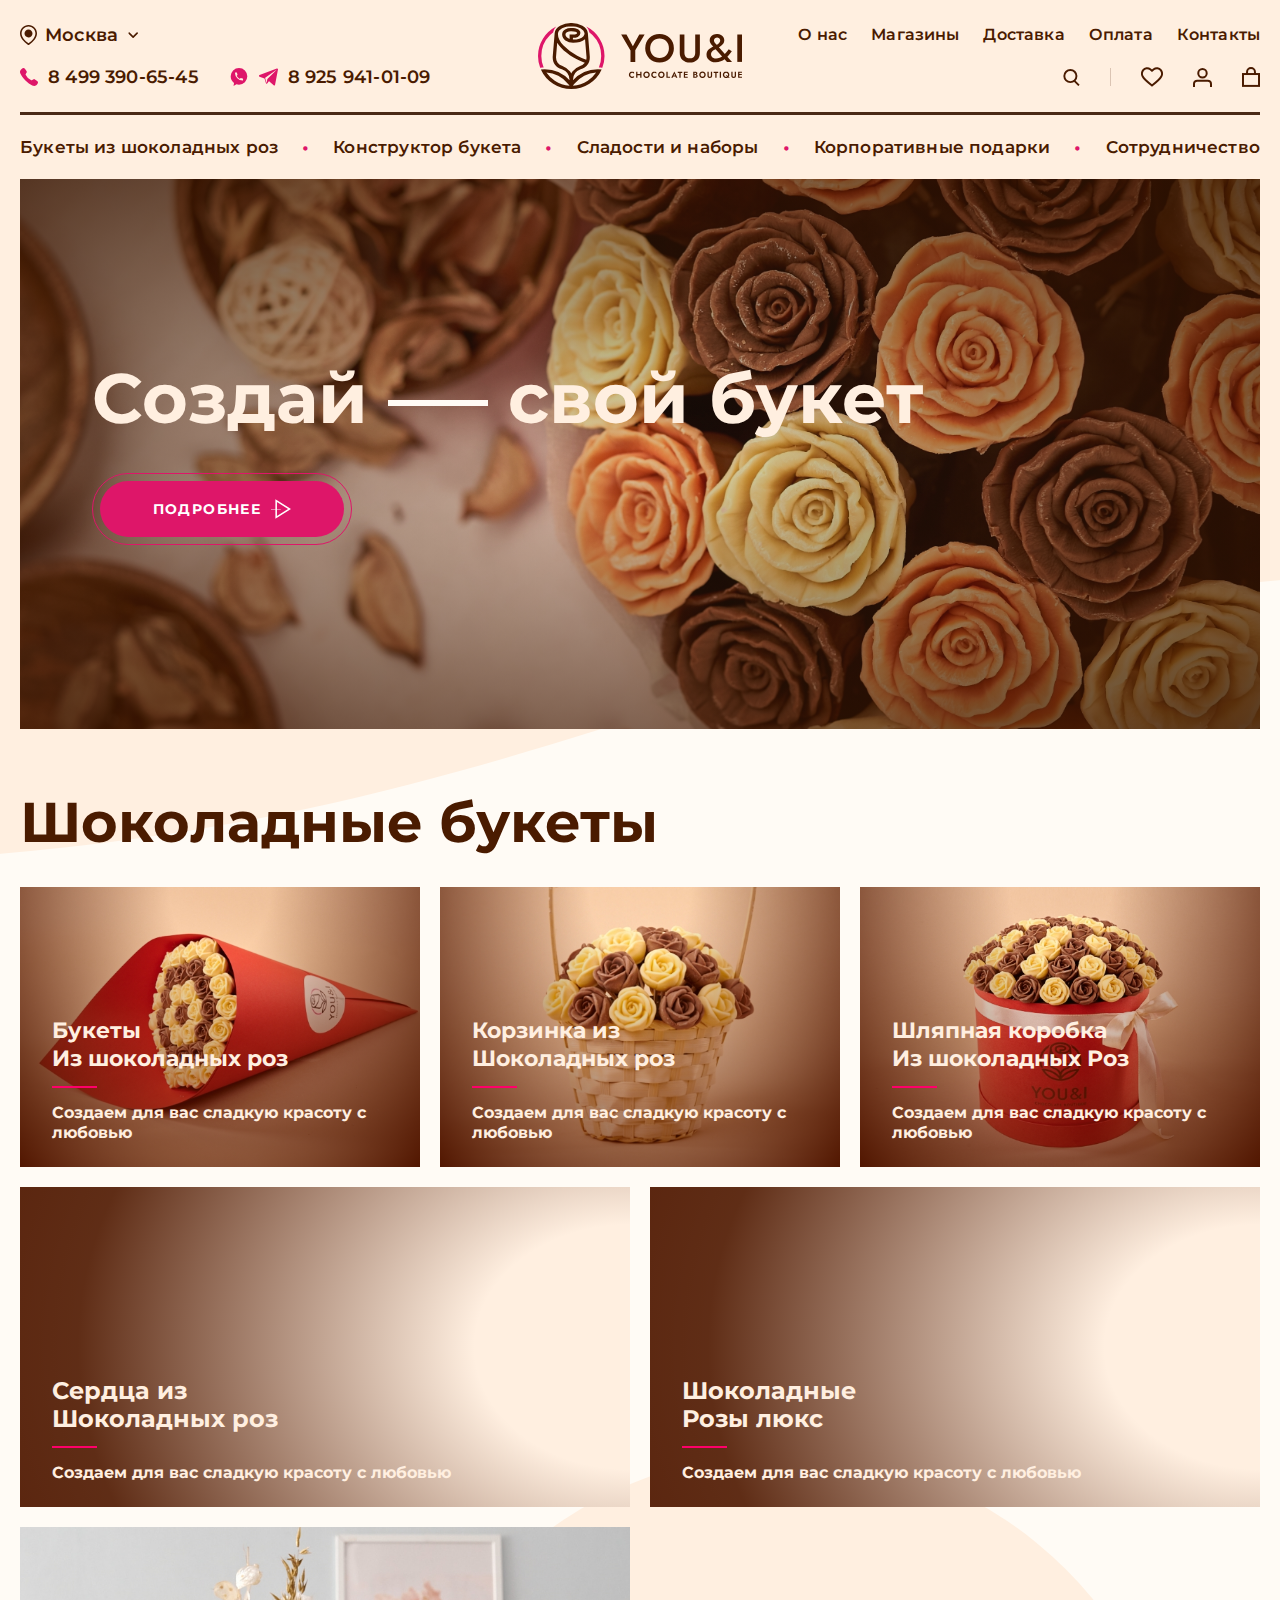
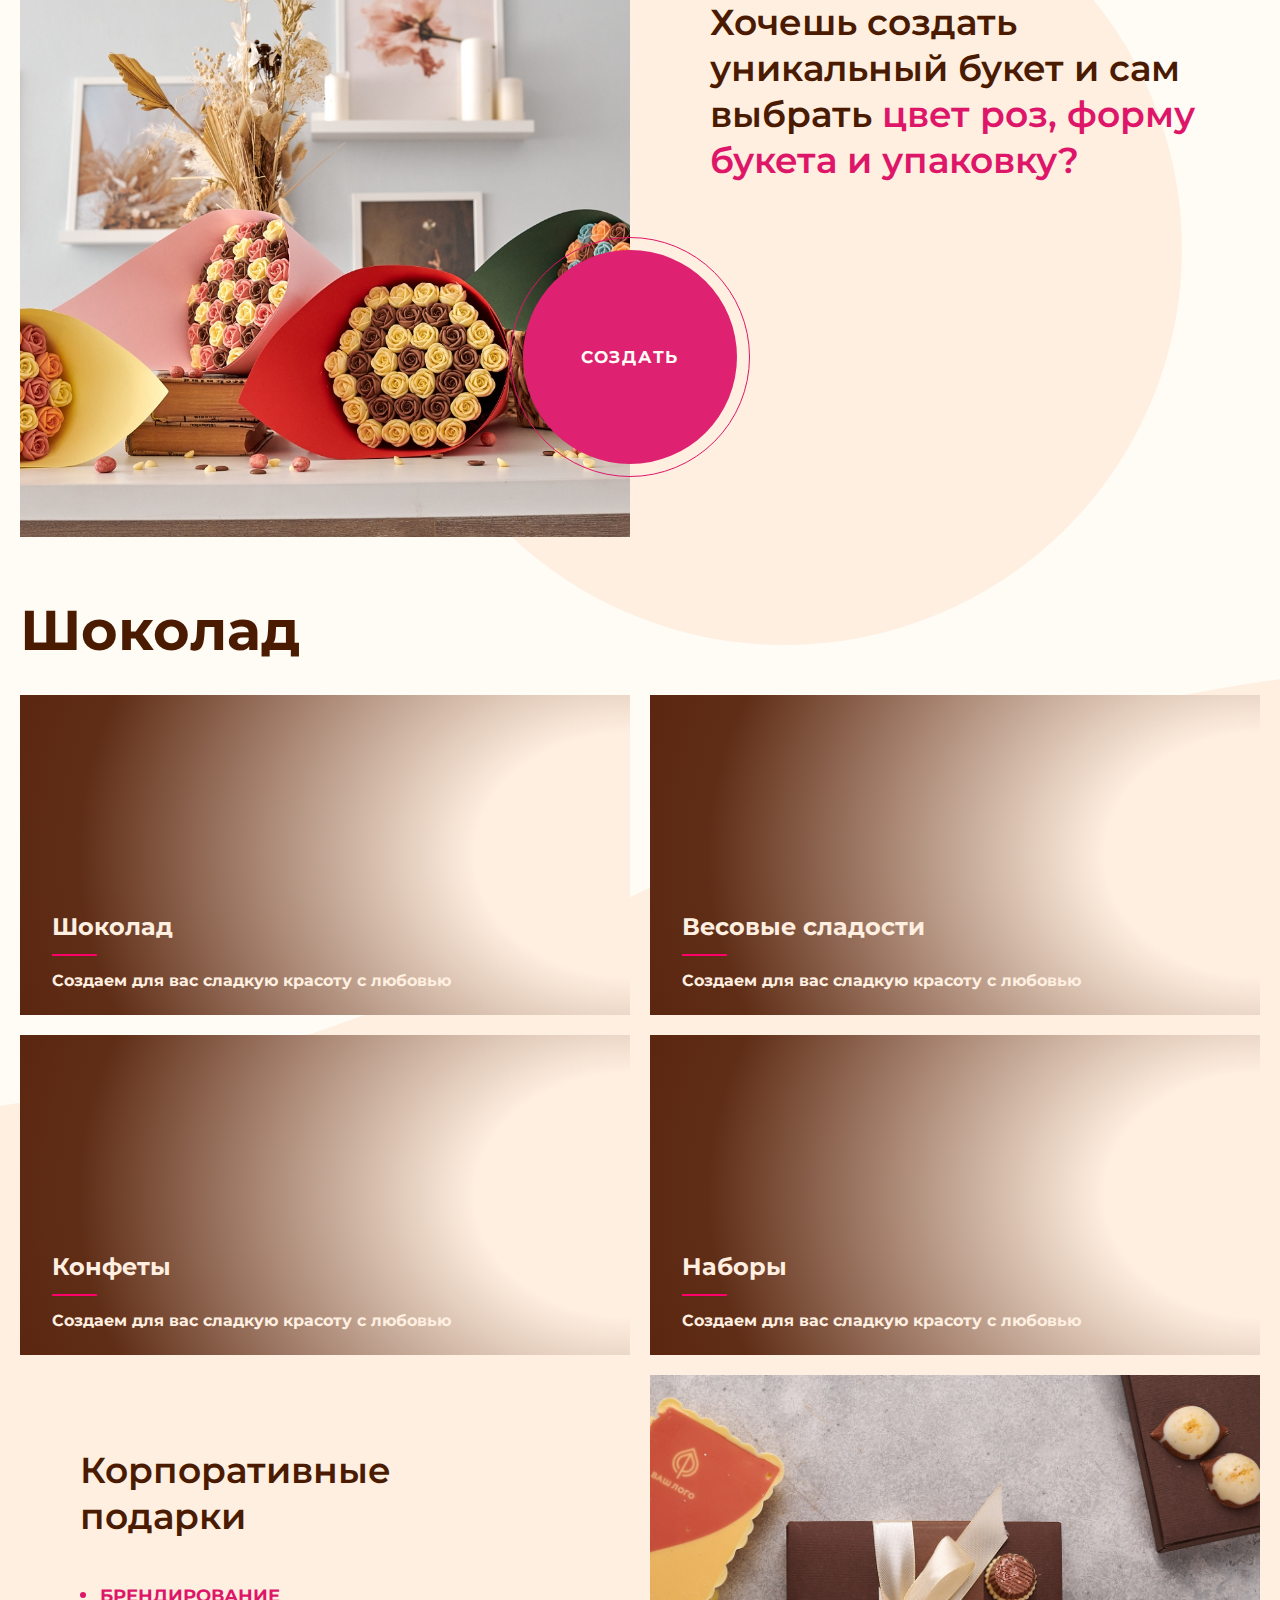
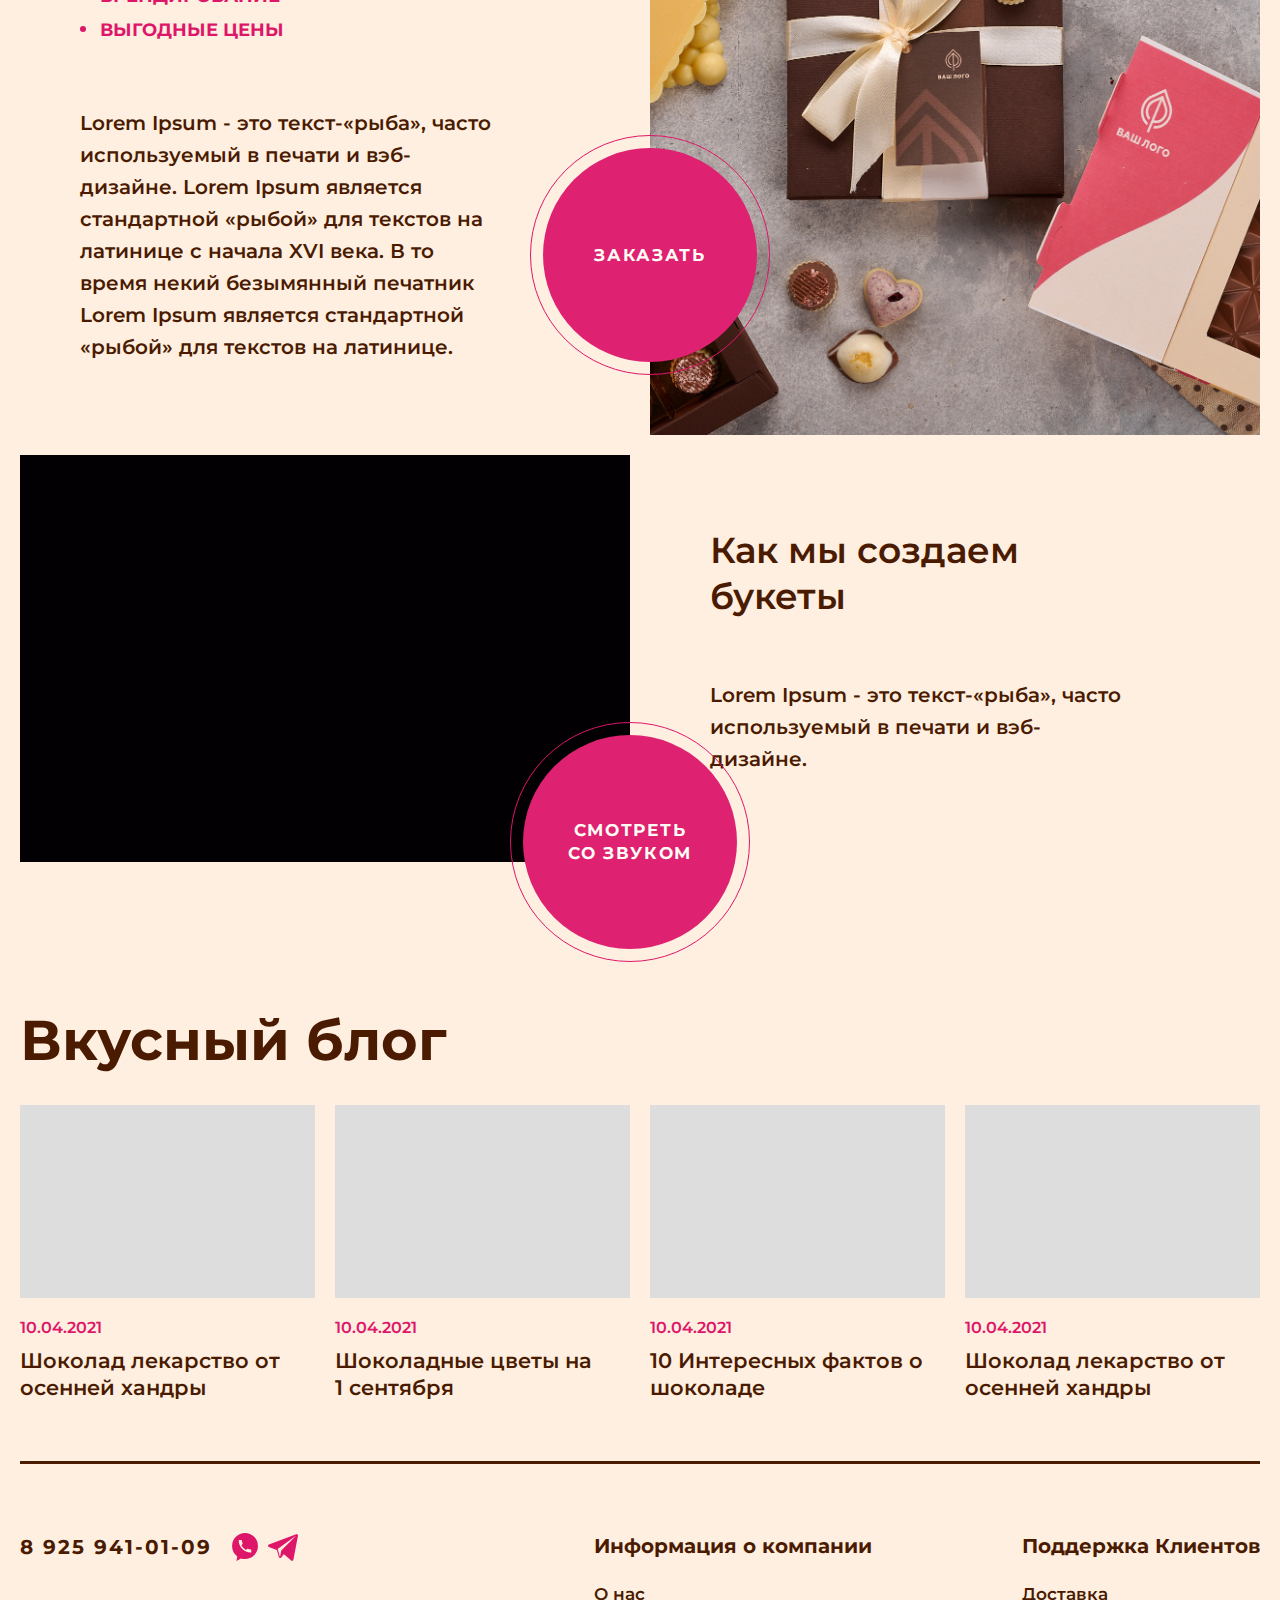
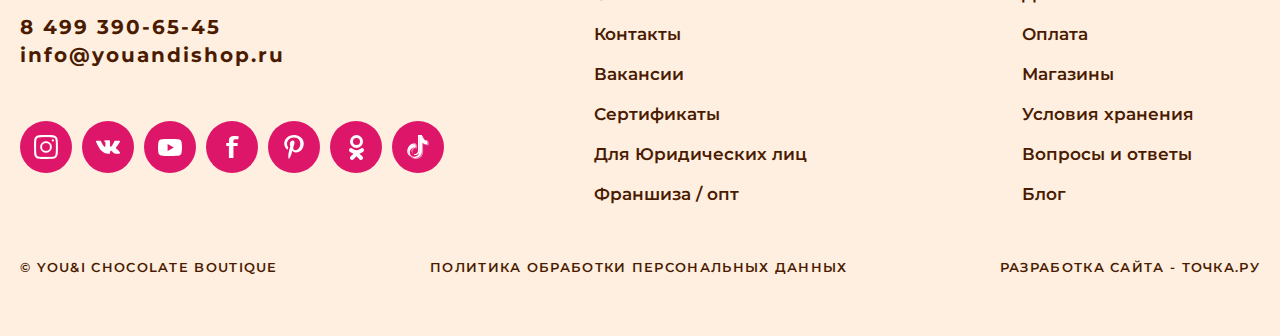
<file: index.html>
<!DOCTYPE html>
<html lang="ru">
	<head>
		<meta http-equiv="Content-Type" content="text/html; charset=utf-8">

		<!-- Адаптирование страницы для мобильных устройств -->
		<meta name="viewport" content="width=device-width, initial-scale=1, maximum-scale=1">

		<!-- Запрет распознования номера телефона -->
		<meta name="format-detection" content="telephone=no">
		<meta name="SKYPE_TOOLBAR" content ="SKYPE_TOOLBAR_PARSER_COMPATIBLE">

		<!-- Заголовок страницы -->
		<title>Заголовок страницы</title>

		<!-- Данное значение часто используют(использовали) поисковые системы -->
		<meta name="description" content="">
		<meta name="keywords" content="">

		<!-- Изменение цвета панели моб. браузера -->
		<meta name="msapplication-TileColor" content="#DE1669">
		<meta name="theme-color" content="#DE1669">

		<!-- Подключение шрифтов с гугла -->
		<link rel="preconnect" href="https://fonts.googleapis.com">
		<link rel="preconnect" href="https://fonts.gstatic.com" crossorigin>
		<link href="https://fonts.googleapis.com/css2?family=Montserrat:ital,wght@0,100;0,200;0,300;0,400;0,500;0,600;0,700;0,800;0,900;1,100;1,200;1,300;1,400;1,500;1,600;1,700;1,800;1,900&display=swap" rel="stylesheet">

		<!-- Подключение файлов стилей -->
		<link rel="stylesheet" href="https://unpkg.com/swiper/swiper-bundle.min.css">
		<link rel="stylesheet" href="css/swiper.css">
		<link rel="stylesheet" href="css/fancybox.css">
		<link rel="stylesheet" href="css/datepicker.min.css">
		<link rel="stylesheet" href="css/styles.css">

		<link rel="stylesheet" href="css/response_1899.css" media="print, (max-width: 1899px)">
		<link rel="stylesheet" href="css/response_1599.css" media="print, (max-width: 1599px)">
		<link rel="stylesheet" href="css/response_1279.css" media="print, (max-width: 1279px)">
		<link rel="stylesheet" href="css/response_1023.css" media="print, (max-width: 1023px)">
		<link rel="stylesheet" href="css/response_767.css" media="print, (max-width: 767px)">
		<link rel="stylesheet" href="css/response_479.css" media="(max-width: 479px)">
	</head>

	<body>
		<div class="wrap">
			<div class="main">
				<header>
					<button class="close"></button>

					<div class="mob_scroll">
						<div class="info">
							<div class="cont">
								<div class="logo">
									<img src="images/logo.svg" alt="">
								</div>

								<div class="row">
									<div class="location modal_cont">
										<button class="current mini_modal_btn" data-modal-id="#location_modal">
											<svg class="icon"><use xlink:href="images/sprite.svg#ic_location"></use></svg>
											<span>Москва</span>
											<svg class="arrow"><use xlink:href="images/sprite.svg#ic_arrow"></use></svg>
										</button>

										<div class="mini_modal" id="location_modal">
											<div class="columns">
												<div><button class="active">Москва</button></div>
												<div><button>Санкт-Петербург</button></div>
												<div><button>Екатеринбург</button></div>
												<div><button>Санкт-Петербург</button></div>
												<div><button>Москва</button></div>
												<div><button>Екатеринбург</button></div>
												<div><button>Санкт-Петербург</button></div>
												<div><button>Москва</button></div>
												<div><button>Екатеринбург</button></div>
											</div>
										</div>
									</div>

									<div class="delivery">Доставка по Москве и за МКАД с 9:00 до 21:00 ежедневно</div>

									<div class="links">
										<div><a href="/">О нас</a></div>
										<div><a href="/">Магазины</a></div>
										<div><a href="/">Доставка</a></div>
										<div><a href="/">Оплата</a></div>
										<div><a href="/">Контакты</a></div>
									</div>
								</div>

								<div class="row">
									<div class="phone">
										<svg class="icon"><use xlink:href="images/sprite.svg#ic_phone"></use></svg>
										<a href="tel:84993906545">8 499 390-65-45</a>
									</div>

									<div class="messengers">
										<a href="/" class="whatsapp_link">
											<svg class="icon"><use xlink:href="images/sprite.svg#ic_whatsapp"></use></svg>
										</a>

										<a href="/" class="telegram_link">
											<svg class="icon"><use xlink:href="images/sprite.svg#ic_telegram"></use></svg>
										</a>

										<span>8 925 941-01-09</span>
									</div>


									<div class="btns">
										<div class="search modal_cont">
											<button class="btn mini_modal_btn" data-modal-id="#search_modal">
												<svg class="icon"><use xlink:href="images/sprite.svg#ic_search"></use></svg>
											</button>

											<div class="mini_modal" id="search_modal">
												<form action="">
													<input type="text" name="" value="" class="input" placeholder="Поиск по сайту...">

													<button type="submit" class="submit_btn">
														<svg class="icon"><use xlink:href="images/sprite.svg#ic_search"></use></svg>
													</button>
												</form>
											</div>
										</div>

										<div class="sep"></div>

										<div class="favorite_link">
											<a href="/" class="link">
												<svg class="icon"><use xlink:href="images/sprite.svg#ic_favorite"></use></svg>
											</a>
										</div>

										<div class="account_link">
											<button class="link modal_btn" data-content="#login_modal">
												<svg class="icon"><use xlink:href="images/sprite.svg#ic_user"></use></svg>
											</button>
										</div>

										<div class="cart_link">
											<a href="/" class="link">
												<svg class="icon"><use xlink:href="images/sprite.svg#ic_cart"></use></svg>
											</a>
										</div>
									</div>
								</div>
							</div>
						</div>


						<div class="bottom">
							<div class="cont">
								<nav class="menu row">
									<div class="item">
										<a href="/" class="sub_link">
											<span>Букеты из шоколадных роз</span>
										</a>

										<div class="sub_menu">
											<div class="cont">
												<div class="row">
													<a href="/" class="link">
														<div class="thumb">
															<img data-src="images/tmp/sub_menu_link_thumb.jpg" alt="" class="lozad">
														</div>

														<div class="info">
															<div class="name">Букеты</div>
														</div>
													</a>

													<a href="/" class="link">
														<div class="thumb">
															<img data-src="images/tmp/sub_menu_link_thumb2.jpg" alt="" class="lozad">
														</div>

														<div class="info">
															<div class="name">Корзинки</div>
														</div>
													</a>

													<a href="/" class="link">
														<div class="thumb">
															<img data-src="images/tmp/sub_menu_link_thumb3.jpg" alt="" class="lozad">
														</div>

														<div class="info">
															<div class="name">Шляпные коробки</div>
														</div>
													</a>

													<a href="/" class="link">
														<div class="thumb">
															<img data-src="images/tmp/sub_menu_link_thumb4.jpg" alt="" class="lozad">
														</div>

														<div class="info">
															<div class="name">Сердца</div>
														</div>
													</a>

													<a href="/" class="link">
														<div class="thumb">
															<img data-src="images/tmp/sub_menu_link_thumb5.jpg" alt="" class="lozad">
														</div>

														<div class="info">
															<div class="name">Голанские розы</div>
														</div>
													</a>
												</div>
											</div>
										</div>
									</div>

									<div class="sep">&#8226;</div>

									<div class="item">
										<a href="/" class="sub_link">
											<span>Конструктор букета</span>
										</a>

										<div class="sub_menu">
											<div class="cont">
												<div class="row">
													<a href="/" class="link">
														<div class="thumb">
															<img data-src="images/tmp/sub_menu_link_thumb6.jpg" alt="" class="lozad">
														</div>

														<div class="info">
															<div class="name">Букеты</div>
														</div>
													</a>

													<a href="/" class="link">
														<div class="thumb">
															<img data-src="images/tmp/sub_menu_link_thumb7.jpg" alt="" class="lozad">
														</div>

														<div class="info">
															<div class="name">Корзинки</div>
														</div>
													</a>

													<a href="/" class="link">
														<div class="thumb">
															<img data-src="images/tmp/sub_menu_link_thumb8.jpg" alt="" class="lozad">
														</div>

														<div class="info">
															<div class="name">Шляпные коробки</div>
														</div>
													</a>

													<a href="/" class="link">
														<div class="thumb">
															<img data-src="images/tmp/sub_menu_link_thumb9.jpg" alt="" class="lozad">
														</div>

														<div class="info">
															<div class="name">Сердца</div>
														</div>
													</a>

													<a href="/" class="link">
														<div class="thumb">
															<img data-src="images/tmp/sub_menu_link_thumb10.jpg" alt="" class="lozad">
														</div>

														<div class="info">
															<div class="name">Голанские розы</div>
														</div>
													</a>
												</div>
											</div>
										</div>
									</div>

									<div class="sep">&#8226;</div>

									<div class="item">
										<a href="/" class="sub_link">
											<span>Сладости и наборы</span>
										</a>

										<div class="sub_menu">
											<div class="cont">
												<div class="row">
													<a href="/" class="link">
														<div class="thumb">
															<img data-src="images/tmp/sub_menu_link_thumb11.jpg" alt="" class="lozad">
														</div>

														<div class="info">
															<div class="name">Шоколад</div>
														</div>
													</a>

													<a href="/" class="link">
														<div class="thumb">
															<img data-src="images/tmp/sub_menu_link_thumb12.jpg" alt="" class="lozad">
														</div>

														<div class="info">
															<div class="name">Весовые сладости</div>
														</div>
													</a>

													<a href="/" class="link">
														<div class="thumb">
															<img data-src="images/tmp/sub_menu_link_thumb13.jpg" alt="" class="lozad">
														</div>

														<div class="info">
															<div class="name">Наборы</div>
														</div>
													</a>

													<a href="/" class="link">
														<div class="thumb">
															<img data-src="images/tmp/sub_menu_link_thumb14.jpg" alt="" class="lozad">
														</div>

														<div class="info">
															<div class="name">Конфеты</div>
														</div>
													</a>
												</div>
											</div>
										</div>
									</div>

									<div class="sep">&#8226;</div>

									<div class="item">
										<a href="/" class="sub_link">
											<span>Корпоративные подарки</span>
										</a>

										<div class="sub_menu">
											<div class="cont">
												<div class="row">
													<a href="/" class="link">
														<div class="thumb">
															<img data-src="images/tmp/sub_menu_link_thumb15.jpg" alt="" class="lozad">
														</div>

														<div class="info">
															<div class="name">Букеты</div>
														</div>
													</a>

													<a href="/" class="link">
														<div class="thumb">
															<img data-src="images/tmp/sub_menu_link_thumb16.jpg" alt="" class="lozad">
														</div>

														<div class="info">
															<div class="name">Шоколад</div>
														</div>
													</a>

													<a href="/" class="link">
														<div class="thumb">
															<img data-src="images/tmp/sub_menu_link_thumb17.jpg" alt="" class="lozad">
														</div>

														<div class="info">
															<div class="name">Наборы</div>
														</div>
													</a>
												</div>
											</div>
										</div>
									</div>

									<div class="sep">&#8226;</div>

									<div class="item">
										<a href="/" class="sub_link">
											<span>Сотрудничество</span>
										</a>

										<div class="sub_menu">
											<div class="cont">
												<div class="row">
													<a href="/" class="link">
														<div class="thumb">
															<img data-src="images/tmp/sub_menu_link_thumb18.jpg" alt="" class="lozad">
														</div>

														<div class="info">
															<div class="name">Франшиза</div>
														</div>
													</a>

													<a href="/" class="link">
														<div class="thumb">
															<img data-src="images/tmp/sub_menu_link_thumb19.jpg" alt="" class="lozad">
														</div>

														<div class="info">
															<div class="name">Оптовикам</div>
														</div>
													</a>
												</div>
											</div>
										</div>
									</div>
								</nav>
							</div>
						</div>
					</div>
				</header>


				<section class="mob_header">
					<div class="cont">
						<div class="logo">
							<img src="images/logo.svg" alt="">
						</div>

						<div class="contacts">
							<div class="phone">
								<svg class="icon"><use xlink:href="images/sprite.svg#ic_phone"></use></svg>
								<a href="tel:84993906545">8 499 390-65-45</a>
							</div>

							<div class="messengers">
								<a href="/" class="whatsapp_link">
									<svg class="icon"><use xlink:href="images/sprite.svg#ic_whatsapp"></use></svg>
								</a>

								<a href="/" class="telegram_link">
									<svg class="icon"><use xlink:href="images/sprite.svg#ic_telegram"></use></svg>
								</a>

								<span>8 925 941-01-09</span>
							</div>
						</div>

						<div class="btns">
							<div class="search modal_cont">
								<button class="btn mini_modal_btn" data-modal-id="#mob_search_modal">
									<svg class="icon"><use xlink:href="images/sprite.svg#ic_search"></use></svg>
								</button>

								<div class="mini_modal" id="mob_search_modal">
									<form action="">
										<input type="text" name="" value="" class="input" placeholder="Поиск по сайту...">

										<button type="submit" class="submit_btn">
											<svg class="icon"><use xlink:href="images/sprite.svg#ic_search"></use></svg>
										</button>
									</form>
								</div>
							</div>

							<div class="sep"></div>

							<div class="favorite_link">
								<a href="/" class="link">
									<svg class="icon"><use xlink:href="images/sprite.svg#ic_favorite"></use></svg>
								</a>
							</div>

							<div class="sep mob_show"></div>

							<div class="account_link">
								<button class="link modal_btn" data-content="#login_modal">
									<svg class="icon"><use xlink:href="images/sprite.svg#ic_user"></use></svg>
								</button>
							</div>

							<div class="sep mob_show"></div>

							<div class="cart_link">
								<a href="/" class="link">
									<svg class="icon"><use xlink:href="images/sprite.svg#ic_cart"></use></svg>
								</a>
							</div>

							<div class="sep"></div>

							<button class="mob_menu_btn">
								<span></span>
							</button>
						</div>
					</div>
				</section>


				<section class="first_section block">
					<div class="cont">
						<div class="data">
							<div class="info">
								<div class="title">Создай <span class="sep"></span> свой букет</div>

								<a href="/" class="link">
									<div>
										<span>Подробнее</span>
										<svg class="icon"><use xlink:href="images/sprite.svg#ic_video_play"></use></svg>
									</div>
								</a>
							</div>

							<div class="bg lozad" data-background-image="images/tmp/bg_first_section.jpg"></div>
						</div>
					</div>
				</section>


				<section class="categories block">
					<div class="cont">
						<div class="block_head">
							<div class="title">Шоколадные букеты</div>
						</div>

						<div class="row">
							<a href="/" class="category">
								<div class="thumb">
									<img data-src="images/tmp/category_thumb.jpg" alt="" class="lozad">
								</div>

								<div class="info">
									<div class="name">Букеты<br> Из шоколадных роз</div>
									<div class="desc">Создаем для вас сладкую красоту с любовью</div>
								</div>
							</a>

							<a href="/" class="category">
								<div class="thumb">
									<img data-src="images/tmp/category_thumb2.jpg" alt="" class="lozad">
								</div>

								<div class="info">
									<div class="name">Корзинка из<br> Шоколадных роз</div>
									<div class="desc">Создаем для вас сладкую красоту с любовью</div>
								</div>
							</a>

							<a href="/" class="category">
								<div class="thumb">
									<img data-src="images/tmp/category_thumb3.jpg" alt="" class="lozad">
								</div>

								<div class="info">
									<div class="name">Шляпная коробка<br> Из шоколадных Роз</div>
									<div class="desc">Создаем для вас сладкую красоту с любовью</div>
								</div>
							</a>

							<a href="/" class="category big">
								<div class="thumb">
									<img data-src="images/tmp/category_thumb4.jpg" alt="" class="lozad">
								</div>

								<div class="info">
									<div class="name">Сердца из<br> Шоколадных роз</div>
									<div class="desc">Создаем для вас сладкую красоту с любовью</div>
								</div>
							</a>

							<a href="/" class="category big mob_full_w">
								<div class="thumb">
									<img data-src="images/tmp/category_thumb5.jpg" alt="" class="lozad">
								</div>

								<div class="info">
									<div class="name">Шоколадные<br> Розы люкс</div>
									<div class="desc">Создаем для вас сладкую красоту с любовью</div>
								</div>
							</a>
						</div>


						<div class="info_block bg_circle">
							<div class="thumb">
								<div class="img">
									<img src="images/tmp/info_block_thumb.jpg" alt="">
								</div>

								<a href="/" class="link">
									<div>Создать</div>
								</a>
							</div>

							<div class="info">
								<div class="title">Хочешь создать уникальный букет и сам выбрать <span>цвет роз, форму букета и упаковку?</span></div>
							</div>
						</div>
					</div>

					<img data-src="images/bg.png" alt="" class="bg lozad">
				</section>


				<section class="categories block">
					<div class="cont">
						<div class="block_head">
							<div class="title">Шоколад</div>
						</div>

						<div class="row">
							<a href="/" class="category big">
								<div class="thumb">
									<img data-src="images/tmp/category_thumb6.jpg" alt="" class="lozad">
								</div>

								<div class="info">
									<div class="name">Шоколад</div>
									<div class="desc">Создаем для вас сладкую красоту с любовью</div>
								</div>
							</a>

							<a href="/" class="category big">
								<div class="thumb">
									<img data-src="images/tmp/category_thumb7.jpg" alt="" class="lozad">
								</div>

								<div class="info">
									<div class="name">Весовые сладости</div>
									<div class="desc">Создаем для вас сладкую красоту с любовью</div>
								</div>
							</a>

							<a href="/" class="category big">
								<div class="thumb">
									<img data-src="images/tmp/category_thumb8.jpg" alt="" class="lozad">
								</div>

								<div class="info">
									<div class="name">Конфеты</div>
									<div class="desc">Создаем для вас сладкую красоту с любовью</div>
								</div>
							</a>

							<a href="/" class="category big">
								<div class="thumb">
									<img data-src="images/tmp/category_thumb9.jpg" alt="" class="lozad">
								</div>

								<div class="info">
									<div class="name">Наборы</div>
									<div class="desc">Создаем для вас сладкую красоту с любовью</div>
								</div>
							</a>
						</div>


						<div class="info_block">
							<div class="info">
								<div class="title">Корпоративные<br> подарки</div>

								<div class="list">
									<div>Брендирование</div>
									<div>Выгодные цены</div>
								</div>

								<div class="desc">Lorem Ipsum - это текст-«рыба», часто используемый в печати и вэб-дизайне. Lorem Ipsum является стандартной «рыбой» для текстов на латинице с начала XVI века. В то время некий безымянный печатник Lorem Ipsum является стандартной «рыбой» для текстов на латинице.</div>
							</div>

							<div class="thumb">
								<div class="img">
									<img src="images/tmp/info_block_thumb2.jpg" alt="">
								</div>

								<a href="/" class="link">
									<div>Заказать</div>
								</a>
							</div>
						</div>

						<div class="info_block">
							<div class="thumb margin">
								<div class="img">
									<img src="images/tmp/info_block_thumb3.jpg" alt="" class="bg_img">
									<video autoplay muted preload loop playsinline src="main_video.mp4"></video>
								</div>

								<button class="link bottom modal_btn" data-content="#video_modal">
									<div>Смотреть<br> Со звуком</div>
								</button>
							</div>

							<div class="info">
								<div class="title">Как мы создаем<br> букеты</div>

								<div class="desc">Lorem Ipsum - это текст-«рыба», часто используемый в печати и вэб-дизайне.</div>
							</div>
						</div>
					</div>

					<img data-src="images/bg2.png" alt="" class="bg2 lozad">
				</section>


				<section class="articles block">
					<div class="cont">
						<div class="block_head">
							<div class="title">Вкусный блог</div>
						</div>

						<div class="row">
							<div class="article">
								<a href="/" class="thumb">
									<img data-src="images/tmp/article_thumb.jpg" alt="" class="lozad">
								</a>

								<div class="date">10.04.2021</div>

								<div class="name">
									<a href="/">Шоколад лекарство от осенней хандры</a>
								</div>
							</div>

							<div class="article">
								<a href="/" class="thumb">
									<img data-src="images/tmp/article_thumb2.jpg" alt="" class="lozad">
								</a>

								<div class="date">10.04.2021</div>

								<div class="name">
									<a href="/">Шоколадные цветы на<br> 1 сентября</a>
								</div>
							</div>

							<div class="article">
								<a href="/" class="thumb">
									<img data-src="images/tmp/article_thumb3.jpg" alt="" class="lozad">
								</a>

								<div class="date">10.04.2021</div>

								<div class="name">
									<a href="/">10 Интересных фактов о шоколаде</a>
								</div>
							</div>

							<div class="article tablet_hide">
								<a href="/" class="thumb">
									<img data-src="images/tmp/article_thumb4.jpg" alt="" class="lozad">
								</a>

								<div class="date">10.04.2021</div>

								<div class="name">
									<a href="/">Шоколад лекарство от осенней хандры</a>
								</div>
							</div>
						</div>
					</div>
				</section>
			</div>


			<footer>
				<div class="cont">
					<div class="row">
						<div class="col_left">
							<div class="messengers">
								<span>8 925 941-01-09</span>

								<a href="/" class="whatsapp_link">
									<svg class="icon"><use xlink:href="images/sprite.svg#ic_whatsapp"></use></svg>
								</a>

								<a href="/" class="telegram_link">
									<svg class="icon"><use xlink:href="images/sprite.svg#ic_telegram"></use></svg>
								</a>
							</div>

							<div class="contacts">
								<div class="phone">
									<a href="tel:84993906545">8 499 390-65-45</a>
								</div>

								<div class="email">
									<a href="mailto:info@youandishop.ru">info@youandishop.ru</a>
								</div>
							</div>

							<div class="socials">
								<a href="/" target="_blank" rel="noopener nofollow" class="instagram_link">
									<svg class="icon"><use xlink:href="images/sprite.svg#ic_instagram"></use></svg>
								</a>

								<a href="/" target="_blank" rel="noopener nofollow" class="vkontakte_link">
									<svg class="icon"><use xlink:href="images/sprite.svg#ic_vkontakte"></use></svg>
								</a>

								<a href="/" target="_blank" rel="noopener nofollow" class="youtube_link">
									<svg class="icon"><use xlink:href="images/sprite.svg#ic_youtube"></use></svg>
								</a>

								<a href="/" target="_blank" rel="noopener nofollow" class="facebook_link">
									<svg class="icon"><use xlink:href="images/sprite.svg#ic_facebook"></use></svg>
								</a>

								<a href="/" target="_blank" rel="noopener nofollow" class="pinterest_link">
									<svg class="icon"><use xlink:href="images/sprite.svg#ic_pinterest"></use></svg>
								</a>

								<a href="/" target="_blank" rel="noopener nofollow" class="odnokl_link">
									<svg class="icon"><use xlink:href="images/sprite.svg#ic_odnokl"></use></svg>
								</a>

								<a href="/" target="_blank" rel="noopener nofollow" class="tiktok_link">
									<svg class="icon"><use xlink:href="images/sprite.svg#ic_tiktok"></use></svg>
								</a>
							</div>
						</div>


						<div class="col_center">
							<div class="links">
								<div class="title">Информация о<br> компании</div>

								<div class="items">
									<div><a href="/">О нас</a></div>
									<div><a href="/">Контакты</a></div>
									<div><a href="/">Вакансии</a></div>
									<div><a href="/">Сертификаты</a></div>
									<div><a href="/">Для Юридических лиц</a></div>
									<div><a href="/">Франшиза / опт</a></div>
								</div>
							</div>
						</div>


						<div class="col_right">
							<div class="links">
								<div class="title">Поддержка<br> Клиентов</div>

								<div class="items">
									<div><a href="/">Доставка</a></div>
									<div><a href="/">Оплата</a></div>
									<div><a href="/">Магазины</a></div>
									<div><a href="/">Условия хранения</a></div>
									<div><a href="/">Вопросы и ответы</a></div>
									<div><a href="/">Блог</a></div>
								</div>
							</div>
						</div>
					</div>


					<div class="row">
						<div class="col_left">
							<div class="copyright">&copy; YOU&I CHOCOLATE BOUTIQUE</div>
						</div>

						<div class="col_center">
							<div class="privaycy_policy_link">
								<a href="/">Политика обработки персональных данных</a>
							</div>
						</div>

						<div class="col_right">
							<div class="creator">
								<a href="/" target="_blanl" rel="noopener">Разработка сайта - точка.ру</a>
							</div>
						</div>
					</div>
				</div>

				<img data-src="images/bg_footer.svg" alt="" class="bg lozad">
			</footer>


			<div class="overlay"></div>
		</div>


		<div class="supports_error">
			Ваш браузер устарел рекомендуем обновить его до последней версии<br> или использовать другой более современный.
		</div>


		<section class="modal" id="quike_buy_modal">
			<div class="modal_title">Купить в один клик</div>

			<div class="modal_data">
				<form action="" class="form custom_submit">
					<div class="line">
						<div class="field">
							<input type="text" name="" value="" class="input" placeholder="Имя">
						</div>
					</div>

					<div class="line">
						<div class="field">
							<input type="tel" name="" value="" class="input" placeholder="Телефон">
						</div>
					</div>

					<div class="line">
						<div class="field">
							<input type="email" name="" value="" class="input" placeholder="E-mail">
						</div>
					</div>

					<div class="submit">
						<button type="submit" class="submit_btn">
							<span>Отправить</span>
						</button>
					</div>
				</form>
			</div>
		</section>


		<section class="modal" id="video_modal">
			<video preload playsinline src="main_video.mp4"></video>
		</section>


		<section class="modal" id="login_modal">
			<div class="modal_title big">Вход</div>

			<div class="modal_data">
				<form action="" class="form custom_submit">
					<div class="line">
						<div class="field">
							<input type="text" name="" value="" class="input" placeholder="Телефон или e-mail">
						</div>
					</div>

					<div class="line">
						<div class="field">
							<input type="password" name="" value="" class="input" placeholder="Пароль">
						</div>
					</div>

					<div class="line recovery">
						<div class="field">
							<button class="link modal_btn" data-content="#recovery_modal">Забыли пароль?</button>
						</div>
					</div>

					<div class="submit">
						<button type="submit" class="submit_btn">
							<span>Войти</span>
						</button>
					</div>
				</form>

				<div class="links">
					<div>или</div>
					<button class="link modal_btn" data-content="#register_modal">Зарегистрироваться</button>
				</div>
			</div>
		</section>


		<section class="modal" id="recovery_modal">
			<div class="modal_title">Восстановление пароля</div>

			<div class="modal_data">
				<form action="" class="form custom_submit">
					<div class="line">
						<div class="field">
							<input type="email" name="" value="" class="input" placeholder="E-mail">
						</div>
					</div>

					<div class="submit">
						<button type="submit" class="submit_btn">
							<span>Отправить</span>
						</button>
					</div>
				</form>
			</div>
		</section>


		<section class="modal" id="register_modal">
			<div class="modal_title big">Регистрация</div>

			<div class="modal_data">
				<form action="" class="form custom_submit">
					<div class="line">
						<div class="field">
							<input type="text" name="" value="" class="input" placeholder="Ваше имя">
						</div>
					</div>

					<div class="line">
						<div class="field">
							<input type="email" name="" value="" class="input" placeholder="E-mail">
						</div>
					</div>

					<div class="line">
						<div class="field">
							<input type="tel" name="" value="" class="input" placeholder="Телефон">
						</div>
					</div>

					<div class="line">
						<div class="field">
							<input type="password" name="" value="" class="input" placeholder="Пароль">
						</div>
					</div>

					<div class="line">
						<div class="field">
							<input type="password" name="" value="" class="input" placeholder="Пароль еще раз">
						</div>
					</div>

					<div class="line agree">
						<input type="checkbox" name="agree" id="register_agree_check">
						<label for="register_agree_check">
							Нажимая на кнопку, я соглашаюсь на обработку моих персональных данных и принимаю <a href="/" target="_blank">политику конфиденциальности</a>
						</label>
					</div>


					<div class="submit">
						<button type="submit" class="submit_btn">
							<span>Зарегистрироваться</span>
						</button>
					</div>
				</form>
			</div>
		</section>


		<section class="modal" id="success_modal">
			<div class="modal_title">Спасибо!</div>

			<div class="text_block">Ваше сообщение успешно отправлено. Наш менеджер свяжется с Вами.</div>
		</section>


		<section class="modal" id="add_to_cart_success">
			<div class="modal_title">Товар добавлен в корзину</div>

			<div class="product">
				<div class="thumb">
					<img src="images/tmp/product_thumb.jpg" alt="">
				</div>

				<div class="info">
					<div class="name">Букет из 37 белых шоколадных роз</div>

					<div class="price">
						<div>890 руб.</div>
						<div class="old">1 890 руб.</div>
					</div>
				</div>
			</div>
		</section>


		<!-- Подключение javascript файлов -->
		<script src="js/jquery-3.5.0.min.js"></script>
		<script src="js/lozad.min.js"></script>
		<script src="https://unpkg.com/swiper/swiper-bundle.min.js"></script>
		<script src="js/inputmask.min.js"></script>
		<script src="js/nice-select.js"></script>
		<script src="js/fancybox.min.js"></script>
		<script src="js/sticky-kit.min.js"></script>
		<script src="js/datepicker.min.js"></script>
		<script src="js/functions.js"></script>
		<script src="js/scripts.js"></script>
	</body>
</html>
</file>
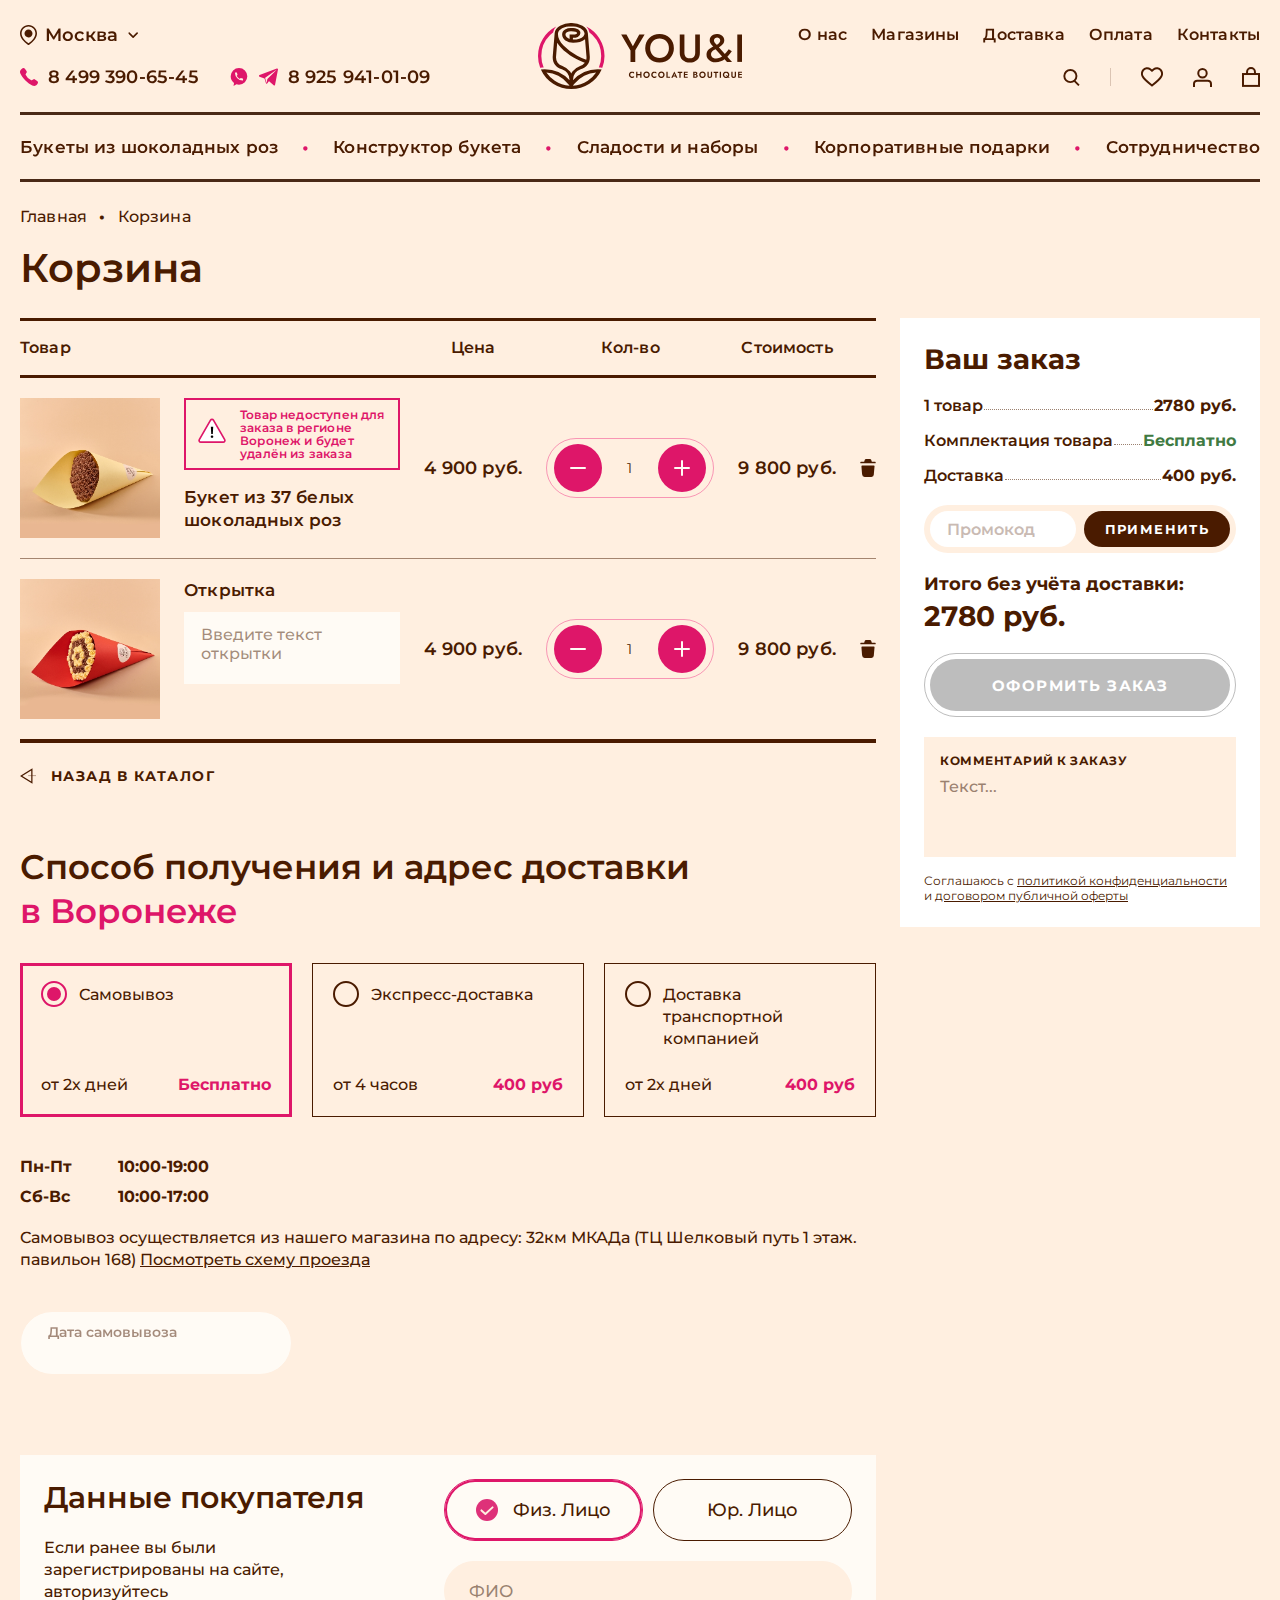
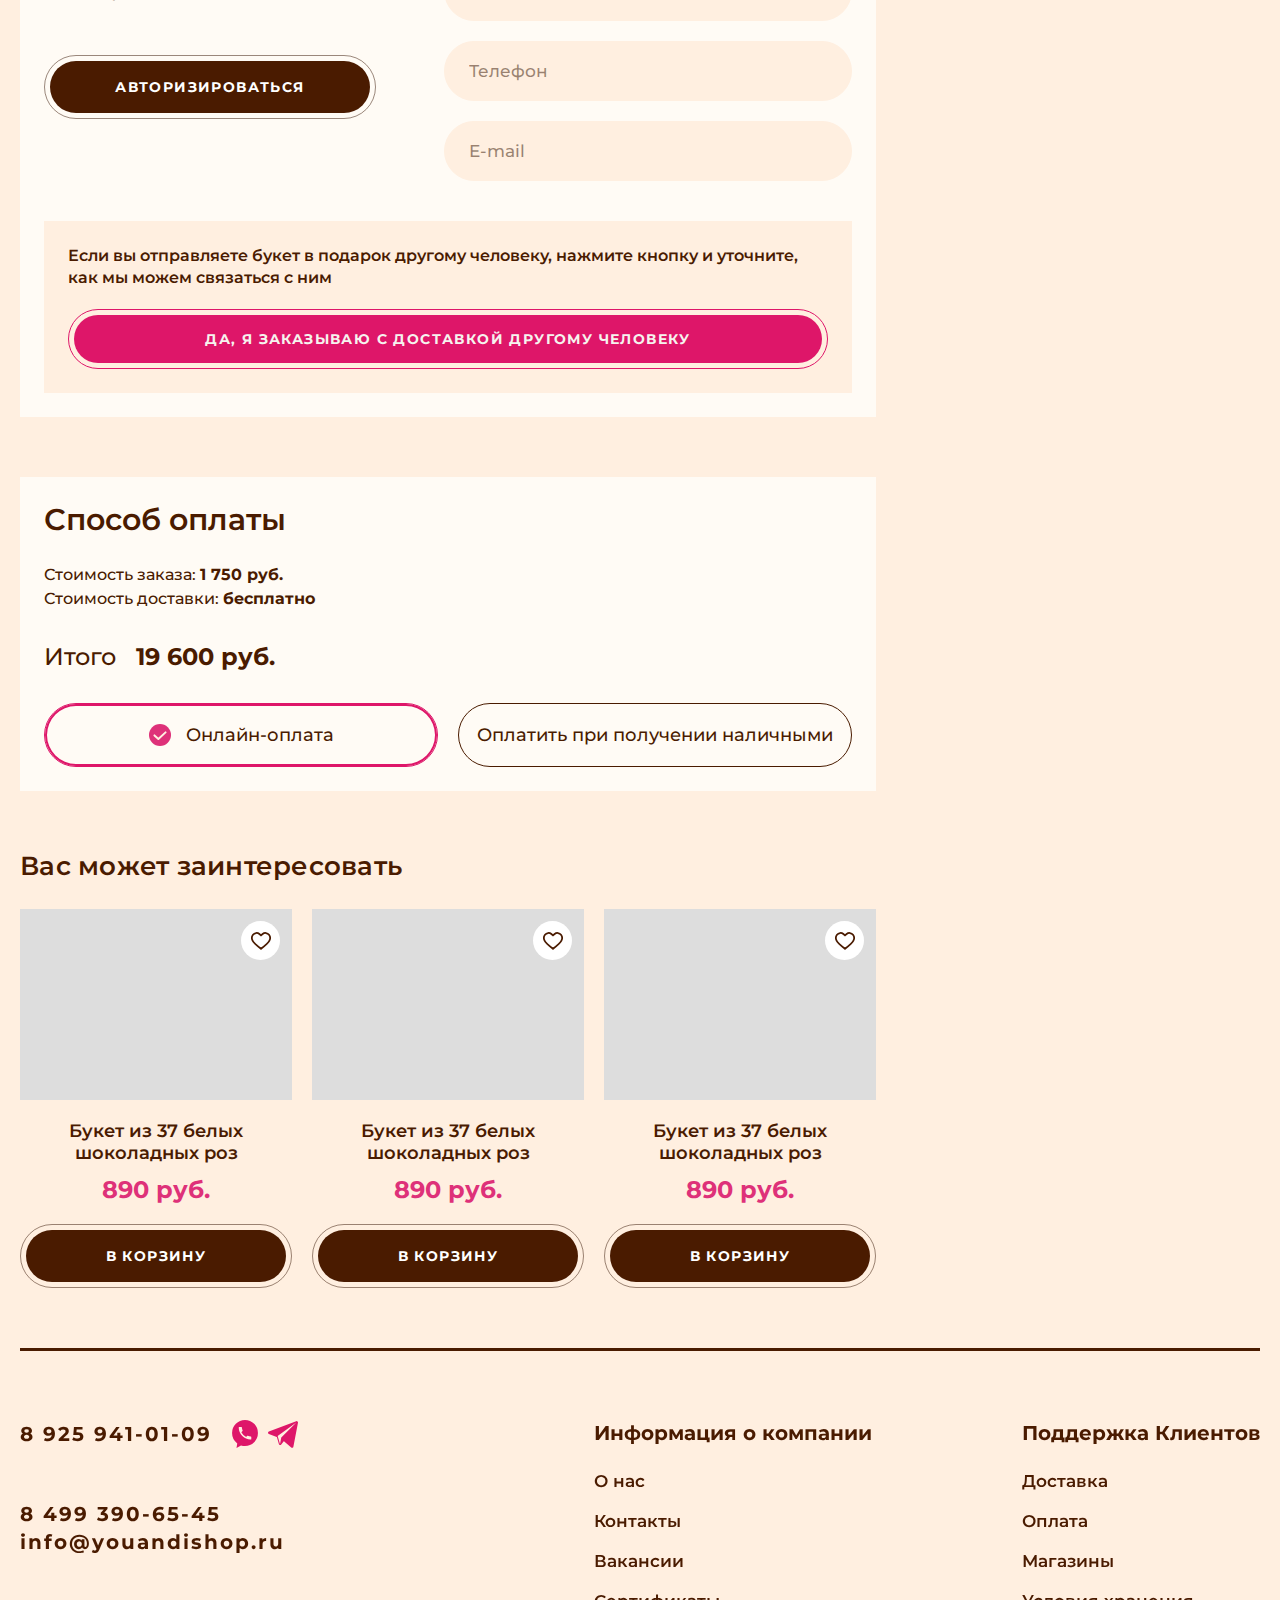
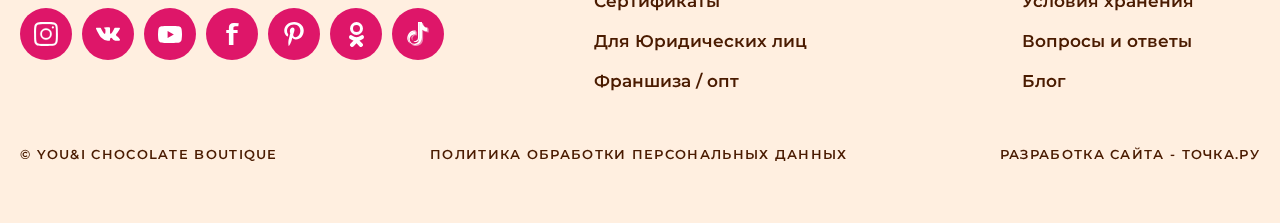
<file: cart.html>
<!DOCTYPE html>
<html lang="ru">
	<head>
		<meta http-equiv="Content-Type" content="text/html; charset=utf-8">

		<!-- Адаптирование страницы для мобильных устройств -->
		<meta name="viewport" content="width=device-width, initial-scale=1, maximum-scale=1">

		<!-- Запрет распознования номера телефона -->
		<meta name="format-detection" content="telephone=no">
		<meta name="SKYPE_TOOLBAR" content ="SKYPE_TOOLBAR_PARSER_COMPATIBLE">

		<!-- Заголовок страницы -->
		<title>Заголовок страницы</title>

		<!-- Данное значение часто используют(использовали) поисковые системы -->
		<meta name="description" content="">
		<meta name="keywords" content="">

		<!-- Изменение цвета панели моб. браузера -->
		<meta name="msapplication-TileColor" content="#DE1669">
		<meta name="theme-color" content="#DE1669">

		<!-- Подключение шрифтов с гугла -->
		<link rel="preconnect" href="https://fonts.googleapis.com">
		<link rel="preconnect" href="https://fonts.gstatic.com" crossorigin>
		<link href="https://fonts.googleapis.com/css2?family=Montserrat:ital,wght@0,100;0,200;0,300;0,400;0,500;0,600;0,700;0,800;0,900;1,100;1,200;1,300;1,400;1,500;1,600;1,700;1,800;1,900&display=swap" rel="stylesheet">

		<!-- Подключение файлов стилей -->
		<link rel="stylesheet" href="css/swiper-bundle.min.css">
		<link rel="stylesheet" href="css/swiper.css">
		<link rel="stylesheet" href="css/fancybox.css">
		<link rel="stylesheet" href="css/datepicker.min.css">
		<link rel="stylesheet" href="css/styles.css">

		<link rel="stylesheet" href="css/response_1899.css" media="print, (max-width: 1899px)">
		<link rel="stylesheet" href="css/response_1599.css" media="print, (max-width: 1599px)">
		<link rel="stylesheet" href="css/response_1279.css" media="print, (max-width: 1279px)">
		<link rel="stylesheet" href="css/response_1023.css" media="print, (max-width: 1023px)">
		<link rel="stylesheet" href="css/response_767.css" media="print, (max-width: 767px)">
		<link rel="stylesheet" href="css/response_479.css" media="(max-width: 479px)">
	</head>

	<body>
		<div class="wrap">
			<div class="main">
				<header>
					<button class="close"></button>

					<div class="mob_scroll">
						<div class="info">
							<div class="cont">
								<a href="/" class="logo">
									<img src="images/logo.svg" alt="">
								</a>

								<div class="row">
									<div class="location modal_cont">
										<button class="current mini_modal_btn" data-modal-id="#location_modal">
											<svg class="icon"><use xlink:href="images/sprite.svg#ic_location"></use></svg>
											<span>Москва</span>
											<svg class="arrow"><use xlink:href="images/sprite.svg#ic_arrow"></use></svg>
										</button>

										<div class="mini_modal" id="location_modal">
											<div class="columns">
												<div><button class="active">Москва</button></div>
												<div><button>Санкт-Петербург</button></div>
												<div><button>Екатеринбург</button></div>
												<div><button>Санкт-Петербург</button></div>
												<div><button>Москва</button></div>
												<div><button>Екатеринбург</button></div>
												<div><button>Санкт-Петербург</button></div>
												<div><button>Москва</button></div>
												<div><button>Екатеринбург</button></div>
											</div>
										</div>
									</div>

									<div class="delivery">Доставка по Москве и за МКАД с 9:00 до 21:00 ежедневно</div>

									<div class="links">
										<div><a href="/">О нас</a></div>
										<div><a href="/">Магазины</a></div>
										<div><a href="/">Доставка</a></div>
										<div><a href="/">Оплата</a></div>
										<div><a href="/">Контакты</a></div>
									</div>
								</div>

								<div class="row">
									<div class="phone">
										<svg class="icon"><use xlink:href="images/sprite.svg#ic_phone"></use></svg>
										<a href="tel:84993906545">8 499 390-65-45</a>
									</div>

									<div class="messengers">
										<a href="/" class="whatsapp_link">
											<svg class="icon"><use xlink:href="images/sprite.svg#ic_whatsapp"></use></svg>
										</a>

										<a href="/" class="telegram_link">
											<svg class="icon"><use xlink:href="images/sprite.svg#ic_telegram"></use></svg>
										</a>

										<span>8 925 941-01-09</span>
									</div>


									<div class="btns">
										<div class="search modal_cont">
											<button class="btn mini_modal_btn" data-modal-id="#search_modal">
												<svg class="icon"><use xlink:href="images/sprite.svg#ic_search"></use></svg>
											</button>

											<div class="mini_modal" id="search_modal">
												<form action="">
													<input type="text" name="" value="" class="input" placeholder="Поиск по сайту...">

													<button type="submit" class="submit_btn">
														<svg class="icon"><use xlink:href="images/sprite.svg#ic_search"></use></svg>
													</button>
												</form>
											</div>
										</div>

										<div class="sep"></div>

										<div class="favorite_link">
											<a href="/" class="link">
												<svg class="icon"><use xlink:href="images/sprite.svg#ic_favorite"></use></svg>
											</a>
										</div>

										<div class="account_link">
											<button class="link modal_btn" data-content="#login_modal">
												<svg class="icon"><use xlink:href="images/sprite.svg#ic_user"></use></svg>
											</button>
										</div>

										<div class="cart_link">
											<a href="/" class="link">
												<svg class="icon"><use xlink:href="images/sprite.svg#ic_cart"></use></svg>
											</a>
										</div>
									</div>
								</div>
							</div>
						</div>


						<div class="bottom">
							<div class="cont">
								<nav class="menu row">
									<div class="item">
										<a href="/" class="sub_link">
											<span>Букеты из шоколадных роз</span>
										</a>

										<div class="sub_menu">
											<div class="cont">
												<div class="row">
													<a href="/" class="link">
														<div class="thumb">
															<img data-src="images/tmp/sub_menu_link_thumb.jpg" alt="" class="lozad">
														</div>

														<div class="info">
															<div class="name">Букеты</div>
														</div>
													</a>

													<a href="/" class="link">
														<div class="thumb">
															<img data-src="images/tmp/sub_menu_link_thumb2.jpg" alt="" class="lozad">
														</div>

														<div class="info">
															<div class="name">Корзинки</div>
														</div>
													</a>

													<a href="/" class="link">
														<div class="thumb">
															<img data-src="images/tmp/sub_menu_link_thumb3.jpg" alt="" class="lozad">
														</div>

														<div class="info">
															<div class="name">Шляпные коробки</div>
														</div>
													</a>

													<a href="/" class="link">
														<div class="thumb">
															<img data-src="images/tmp/sub_menu_link_thumb4.jpg" alt="" class="lozad">
														</div>

														<div class="info">
															<div class="name">Сердца</div>
														</div>
													</a>

													<a href="/" class="link">
														<div class="thumb">
															<img data-src="images/tmp/sub_menu_link_thumb5.jpg" alt="" class="lozad">
														</div>

														<div class="info">
															<div class="name">Голанские розы</div>
														</div>
													</a>
												</div>
											</div>
										</div>
									</div>

									<div class="sep">&#8226;</div>

									<div class="item">
										<a href="/" class="sub_link">
											<span>Конструктор букета</span>
										</a>

										<div class="sub_menu">
											<div class="cont">
												<div class="row">
													<a href="/" class="link">
														<div class="thumb">
															<img data-src="images/tmp/sub_menu_link_thumb6.jpg" alt="" class="lozad">
														</div>

														<div class="info">
															<div class="name">Букеты</div>
														</div>
													</a>

													<a href="/" class="link">
														<div class="thumb">
															<img data-src="images/tmp/sub_menu_link_thumb7.jpg" alt="" class="lozad">
														</div>

														<div class="info">
															<div class="name">Корзинки</div>
														</div>
													</a>

													<a href="/" class="link">
														<div class="thumb">
															<img data-src="images/tmp/sub_menu_link_thumb8.jpg" alt="" class="lozad">
														</div>

														<div class="info">
															<div class="name">Шляпные коробки</div>
														</div>
													</a>

													<a href="/" class="link">
														<div class="thumb">
															<img data-src="images/tmp/sub_menu_link_thumb9.jpg" alt="" class="lozad">
														</div>

														<div class="info">
															<div class="name">Сердца</div>
														</div>
													</a>

													<a href="/" class="link">
														<div class="thumb">
															<img data-src="images/tmp/sub_menu_link_thumb10.jpg" alt="" class="lozad">
														</div>

														<div class="info">
															<div class="name">Голанские розы</div>
														</div>
													</a>
												</div>
											</div>
										</div>
									</div>

									<div class="sep">&#8226;</div>

									<div class="item">
										<a href="/" class="sub_link">
											<span>Сладости и наборы</span>
										</a>

										<div class="sub_menu">
											<div class="cont">
												<div class="row">
													<a href="/" class="link">
														<div class="thumb">
															<img data-src="images/tmp/sub_menu_link_thumb11.jpg" alt="" class="lozad">
														</div>

														<div class="info">
															<div class="name">Шоколад</div>
														</div>
													</a>

													<a href="/" class="link">
														<div class="thumb">
															<img data-src="images/tmp/sub_menu_link_thumb12.jpg" alt="" class="lozad">
														</div>

														<div class="info">
															<div class="name">Весовые сладости</div>
														</div>
													</a>

													<a href="/" class="link">
														<div class="thumb">
															<img data-src="images/tmp/sub_menu_link_thumb13.jpg" alt="" class="lozad">
														</div>

														<div class="info">
															<div class="name">Наборы</div>
														</div>
													</a>

													<a href="/" class="link">
														<div class="thumb">
															<img data-src="images/tmp/sub_menu_link_thumb14.jpg" alt="" class="lozad">
														</div>

														<div class="info">
															<div class="name">Конфеты</div>
														</div>
													</a>
												</div>
											</div>
										</div>
									</div>

									<div class="sep">&#8226;</div>

									<div class="item">
										<a href="/" class="sub_link">
											<span>Корпоративные подарки</span>
										</a>

										<div class="sub_menu">
											<div class="cont">
												<div class="row">
													<a href="/" class="link">
														<div class="thumb">
															<img data-src="images/tmp/sub_menu_link_thumb15.jpg" alt="" class="lozad">
														</div>

														<div class="info">
															<div class="name">Букеты</div>
														</div>
													</a>

													<a href="/" class="link">
														<div class="thumb">
															<img data-src="images/tmp/sub_menu_link_thumb16.jpg" alt="" class="lozad">
														</div>

														<div class="info">
															<div class="name">Шоколад</div>
														</div>
													</a>

													<a href="/" class="link">
														<div class="thumb">
															<img data-src="images/tmp/sub_menu_link_thumb17.jpg" alt="" class="lozad">
														</div>

														<div class="info">
															<div class="name">Наборы</div>
														</div>
													</a>
												</div>
											</div>
										</div>
									</div>

									<div class="sep">&#8226;</div>

									<div class="item">
										<a href="/" class="sub_link">
											<span>Сотрудничество</span>
										</a>

										<div class="sub_menu">
											<div class="cont">
												<div class="row">
													<a href="/" class="link">
														<div class="thumb">
															<img data-src="images/tmp/sub_menu_link_thumb18.jpg" alt="" class="lozad">
														</div>

														<div class="info">
															<div class="name">Франшиза</div>
														</div>
													</a>

													<a href="/" class="link">
														<div class="thumb">
															<img data-src="images/tmp/sub_menu_link_thumb19.jpg" alt="" class="lozad">
														</div>

														<div class="info">
															<div class="name">Оптовикам</div>
														</div>
													</a>
												</div>
											</div>
										</div>
									</div>
								</nav>
							</div>
						</div>
					</div>
				</header>


				<section class="mob_header">
					<div class="cont">
						<a href="/" class="logo">
							<img src="images/logo.svg" alt="">
						</a>

						<div class="contacts">
							<div class="phone">
								<svg class="icon"><use xlink:href="images/sprite.svg#ic_phone"></use></svg>
								<a href="tel:84993906545">8 499 390-65-45</a>
							</div>

							<div class="messengers">
								<a href="/" class="whatsapp_link">
									<svg class="icon"><use xlink:href="images/sprite.svg#ic_whatsapp"></use></svg>
								</a>

								<a href="/" class="telegram_link">
									<svg class="icon"><use xlink:href="images/sprite.svg#ic_telegram"></use></svg>
								</a>

								<span>8 925 941-01-09</span>
							</div>
						</div>

						<div class="btns">
							<div class="search modal_cont">
								<button class="btn mini_modal_btn" data-modal-id="#mob_search_modal">
									<svg class="icon"><use xlink:href="images/sprite.svg#ic_search"></use></svg>
								</button>

								<div class="mini_modal" id="mob_search_modal">
									<form action="">
										<input type="text" name="" value="" class="input" placeholder="Поиск по сайту...">

										<button type="submit" class="submit_btn">
											<svg class="icon"><use xlink:href="images/sprite.svg#ic_search"></use></svg>
										</button>
									</form>
								</div>
							</div>

							<div class="sep"></div>

							<div class="favorite_link">
								<a href="/" class="link">
									<svg class="icon"><use xlink:href="images/sprite.svg#ic_favorite"></use></svg>
								</a>
							</div>

							<div class="sep mob_show"></div>

							<div class="account_link">
								<button class="link modal_btn" data-content="#login_modal">
									<svg class="icon"><use xlink:href="images/sprite.svg#ic_user"></use></svg>
								</button>
							</div>

							<div class="sep mob_show"></div>

							<div class="cart_link">
								<a href="/" class="link">
									<svg class="icon"><use xlink:href="images/sprite.svg#ic_cart"></use></svg>
								</a>
							</div>

							<div class="sep"></div>

							<button class="mob_menu_btn">
								<span></span>
							</button>
						</div>
					</div>
				</section>


				<section class="page_head">
					<div class="cont">
						<div class="data">
							<div class="breadcrumbs">
								<a href="/">Главная</a> <span class="sep">&#8226;</span>
								<span class="current">Корзина</span>
							</div>

							<h1 class="page_title">Корзина</h1>
						</div>
					</div>
				</section>


				<section class="cart_checkout block">
					<div class="cont row">
						<section class="content">
							<section class="cart_info block">
								<table>
									<thead>
										<tr>
											<th colspan="2" class="alignleft">Товар</th>
											<th>Цена</th>
											<th>Кол-во</th>
											<th>Стоимость</th>
											<th></th>
										</tr>
									</thead>

									<tbody>
										<tr class="mob_padding_top">
											<td class="thumb">
												<a href="/">
													<img data-src="images/tmp/text_carousel_img.jpg" alt="" class="lozad">
												</a>
											</td>

											<td class="info alignleft">
												<div class="not_available">
													<svg class="icon"><use xlink:href="images/sprite.svg#ic_warning"></use></svg>

													<span>Товар недоступен для заказа в регионе Воронеж и будет удалён из заказа</span>
												</div>

												<div class="name">
													<a href="/">Букет из 37 белых шоколадных роз</a>
												</div>
											</td>

											<td class="price" data-column="Цена">
												<div>4 900 руб.</div>
											</td>

											<td class="amount" data-column="Кол-во">
												<div>
													<button type="button" class="minus"></button>

													<input type="text" value="1" class="input"
													data-minimum="1" data-maximum="99" data-step="1" data-unit="" maxlength="2">

													<button type="button" class="plus"></button>
												</div>
											</td>

											<td class="price total" data-column="Стоимость">
												<div>9 800 руб.</div>
											</td>

											<td class="delete">
												<button class="btn">
													<svg><use xlink:href="images/sprite.svg#ic_delete"></use></svg>
												</button>
											</td>
										</tr>


										<tr>
											<td class="thumb">
												<a href="/">
													<img data-src="images/tmp/text_carousel_img2.jpg" alt="" class="lozad">
												</a>
											</td>

											<td class="info alignleft">
												<div class="name">
													<a href="/">Открытка</a>
												</div>

												<textarea name="" placeholder="Введите текст открытки"></textarea>
											</td>

											<td class="price" data-column="Цена">
												<div>4 900 руб.</div>
											</td>

											<td class="amount" data-column="Кол-во">
												<div>
													<button type="button" class="minus"></button>

													<input type="text" value="1" class="input"
													data-minimum="1" data-maximum="99" data-step="1" data-unit="" maxlength="2">

													<button type="button" class="plus"></button>
												</div>
											</td>

											<td class="price total" data-column="Стоимость">
												<div>9 800 руб.</div>
											</td>

											<td class="delete">
												<button class="btn">
													<svg><use xlink:href="images/sprite.svg#ic_delete"></use></svg>
												</button>
											</td>
										</tr>
									</tbody>
								</table>


								<div class="bottom">
									<div class="back_link">
										<a href="/">
											<svg class="icon"><use xlink:href="images/sprite.svg#ic_video_play"></use></svg>
											<span>Назад в каталог</span>
										</a>
									</div>

									<!-- <div class="cart_total_price">
										<div class="name">Итого</div>
										<div class="price">19 600 руб.</div>
									</div> -->
								</div>
							</section>


							<section class="products other_products mob_other_products">
								<div class="block_title">Вас может заинтересовать</div>

								<div class="swiper-container">
									<div class="swiper-wrapper">
										<div class="slide swiper-slide">
											<div class="product">
												<a href="/" class="thumb">
													<img data-src="images/tmp/text_carousel_img.jpg" alt="" class="lozad">
													<img data-src="images/tmp/product_img.jpg" alt="" class="lozad">
												</a>

												<div class="info">
													<div class="name">
														<a href="/">Букет из 37 белых шоколадных роз</a>
													</div>

													<div class="price">
														<div>890 руб.</div>
													</div>

													<div class="btns">
														<button class="buy_btn full_w">
															<div>
																<span>Добавить в заказ</span>
															</div>
														</button>
													</div>
												</div>
											</div>
										</div>


										<div class="slide swiper-slide">
											<div class="product">
												<a href="/" class="thumb">
													<img data-src="images/tmp/text_carousel_img.jpg" alt="" class="lozad">
													<img data-src="images/tmp/product_img.jpg" alt="" class="lozad">
												</a>

												<div class="info">
													<div class="name">
														<a href="/">Букет из 37 белых шоколадных роз</a>
													</div>

													<div class="price">
														<div>890 руб.</div>
													</div>

													<div class="btns">
														<button class="buy_btn full_w">
															<div>
																<span>Добавить в заказ</span>
															</div>
														</button>
													</div>
												</div>
											</div>
										</div>

										<div class="slide swiper-slide">
											<div class="product">
												<a href="/" class="thumb">
													<img data-src="images/tmp/text_carousel_img.jpg" alt="" class="lozad">
													<img data-src="images/tmp/product_img.jpg" alt="" class="lozad">
												</a>

												<div class="info">
													<div class="name">
														<a href="/">Букет из 37 белых шоколадных роз</a>
													</div>

													<div class="price">
														<div>890 руб.</div>
													</div>

													<div class="btns">
														<button class="buy_btn full_w">
															<div>
																<span>Добавить в заказ</span>
															</div>
														</button>
													</div>
												</div>
											</div>
										</div>


										<div class="slide swiper-slide">
											<div class="product">
												<a href="/" class="thumb">
													<img data-src="images/tmp/text_carousel_img.jpg" alt="" class="lozad">
													<img data-src="images/tmp/product_img.jpg" alt="" class="lozad">
												</a>

												<div class="info">
													<div class="name">
														<a href="/">Букет из 37 белых шоколадных роз</a>
													</div>

													<div class="price">
														<div>890 руб.</div>
													</div>

													<div class="btns">
														<button class="buy_btn full_w">
															<div>
																<span>Добавить в заказ</span>
															</div>
														</button>
													</div>
												</div>
											</div>
										</div>
									</div>

									<div class="swiper-button-prev">
										<div><svg class="icon"><use xlink:href="images/sprite.svg#ic_arrow"></use></svg></div>
									</div>

									<div class="swiper-button-next">
										<div><svg class="icon"><use xlink:href="images/sprite.svg#ic_arrow"></use></svg></div>
									</div>
								</div>
							</section>


							<section class="checkout_info">
								<form action="" class="form delivery_info block">
									<div class="block_title">
										Способ получения и адрес доставки <button class="btn">в Воронеже</button>
									</div>

									<div class="methods row">
										<input type="radio" name="delivery_method" id="delivery_method1" checked>
										<label for="delivery_method1" data-content=".method_info1">
											<div class="check"></div>

											<div class="address">Самовывоз</div>

											<div class="row">
												<div class="duration">от 2х дней</div>

												<div class="price">Бесплатно</div>
											</div>
										</label>

										<input type="radio" name="delivery_method" id="delivery_method3">
										<label for="delivery_method3" data-content=".method_info3">
											<div class="check"></div>

											<div class="address">Экспресс-доставка</div>

											<div class="row">
												<div class="duration">от 4 часов</div>

												<div class="price">400 руб</div>
											</div>
										</label>

										<input type="radio" name="delivery_method" id="delivery_method4">
										<label for="delivery_method4" data-content=".method_info4">
											<div class="check"></div>

											<div class="address">Доставка транспортной компанией</div>

											<div class="row">
												<div class="duration">от 2х дней</div>

												<div class="price">400 руб</div>
											</div>
										</label>
									</div>


									<div class="method_info method_info1 method_info2" style="display: block;">
										<div class="time">
											<div><span>Пн-Пт</span> <span>10:00-19:00</span></div>
											<div><span>Сб-Вс</span> <span>10:00-17:00</span></div>
										</div>

										<div class="desc">Самовывоз осуществляется из нашего магазина по адресу: 32км МКАДа (ТЦ Шелковый путь 1 этаж. павильон 168)<br> <a href="/">Посмотреть схему проезда</a></div>

										<div class="columns row">
											<div class="line width1of3">
												<div class="label"><span>Дата самовывоза</span></div>

												<input type="text" name="" value="" class="input date_input" readonly>
											</div>
										</div>
									</div>


									<div class="method_info method_info3">
										<div class="columns row">
											<div class="line width1of3">
												<div class="label"><span>Дата самовывоза</span></div>

												<input type="text" name="" value="" class="input date_input">
											</div>

											<div class="line width1of3">
												<div class="label"><span>Станция метро</span></div>

												<select name="">
													<option value="0" data-display="Выберите станцию"></option>
													<option value="1">Вариант 1</option>
													<option value="2">Вариант 2</option>
													<option value="3">Вариант 3</option>
												</select>
											</div>

											<div class="line width1of3">
												<div class="label"><span>Время доставки</span></div>

												<select name="">
													<option value="0" data-display="Выберите время"></option>
													<option value="1">10:00 - 12:00</option>
													<option value="2">10:00 - 12:00</option>
													<option value="3">10:00 - 12:00</option>
												</select>
											</div>
										</div>
									</div>


									<div class="method_info method_info4">
										<div class="prices">
											<div>Доставка в пределах МКАД стоит <b>400 ₽</b></div>
											<div>Доставка за пределы МКАД стоит <b>400 ₽ + 30 ₽</b> за каждый километр от МКАДа</div>
										</div>

										<div class="line">
											<div class="label"><span>Ваш город, улица и номер дома</span></div>

											<div class="field">
												<input type="text" name="" value="" class="input">
											</div>
										</div>

										<div class="line">
											<div class="label"><span>Номер квартиры, подъезда, домофона и пр.</span></div>

											<div class="field">
												<input type="text" name="" value="" class="input">
											</div>
										</div>

										<div class="columns row">
											<div class="line width1of3">
												<div class="label"><span>Дата доставки</span></div>

												<input type="text" name="" value="" class="input date_input">
											</div>

											<div class="line width1of3">
												<div class="label"><span>Время доставки</span></div>

												<select name="">
													<option value="0" data-display="Выберите время"></option>
													<option value="1" selected>10:00 - 12:00</option>
													<option value="2">10:00 - 12:00</option>
													<option value="3">10:00 - 12:00</option>
												</select>
											</div>
										</div>
									</div>
								</form>


								<form action="" class="data form block">
									<div class="cols row">
										<div class="col">
											<div class="info">
												<div class="title">Данные покупателя</div>

												<div class="desc">Если ранее вы были зарегистрированы на сайте, авторизуйтесь</div>

												<button class="login_btn">
													<span>Авторизироваться</span>
												</button>
											</div>
										</div>

										<div class="col">
											<div class="line type">
												<div class="field">
													<input type="radio" name="type" id="type_check1" checked>
													<label for="type_check1" data-content=".type1">
														<div class="icon">
															<svg><use xlink:href="images/sprite.svg#ic_check"></use></svg>
														</div>
														<span>Физ. Лицо</span>
													</label>

													<input type="radio" name="type" id="type_check2">
													<label for="type_check2" data-content=".type2">
														<div class="icon">
															<svg><use xlink:href="images/sprite.svg#ic_check"></use></svg>
														</div>
														<span>Юр. Лицо</span>
													</label>
												</div>
											</div>

											<div class="line type2">
												<div class="field">
													<input type="text" name="" value="" class="input" placeholder="Наименование организации">
												</div>
											</div>

											<div class="line file type2">
												<div class="field">
													<input type="file" name="file" id="file">
													<label for="file">
														<div><span>прикрепить карточку организации</span></div>
													</label>
												</div>
											</div>

											<div class="line">
												<div class="field">
													<input type="text" name="" value="" class="input" placeholder="ФИО">
												</div>
											</div>

											<div class="line">
												<div class="field">
													<input type="tel" name="" value="" class="input" placeholder="Телефон">
												</div>
											</div>

											<div class="line">
												<div class="field">
													<input type="email" name="" value="" class="input" placeholder="E-mail">
												</div>
											</div>
										</div>
									</div>

									<div class="bottom">
										<div class="agree">Если вы отправляете букет в подарок другому человеку, нажмите кнопку  и уточните, как мы можем связаться с ним</div>

										<button type="button" class="another_person_btn">
											<span>Да, я заказываю с доставкой другому человеку</span>
										</button>

										<div class="form">
											<div class="columns row">
												<div class="title width1of3">Заполните эти поля если хотите сделать сюрприз</div>

												<div class="line width1of3">
													<div class="field">
														<input type="text" name="" value="" class="input" placeholder="Имя">
													</div>
												</div>

												<div class="line width1of3">
													<div class="field">
														<input type="tel" name="" value="" class="input" placeholder="Телефон">
													</div>
												</div>
											</div>
										</div>
									</div>
								</form>


								<form action="" class="form payment_info block">
									<div class="block_title">Способ оплаты</div>

									<div class="total_prices">
										<div>Стоимость заказа: <b>1 750 руб.</b></div>
										<div>Стоимость доставки: <b>бесплатно</b></div>
									</div>

									<div class="total_price">
										<div class="name">Итого</div>
										<div class="price">19 600 руб.</div>
									</div>

									<div class="methods">
										<div class="field">
											<input type="radio" name="payment_method" id="payment_method1" checked>
											<label for="payment_method1">
												<div class="icon">
													<svg><use xlink:href="images/sprite.svg#ic_check"></use></svg>
												</div>
												<span>Онлайн-оплата</span>
											</label>

											<input type="radio" name="payment_method" id="payment_method2">
											<label for="payment_method2">
												<div class="icon">
													<svg><use xlink:href="images/sprite.svg#ic_check"></use></svg>
												</div>
												<span>Оплатить при получении наличными</span>
											</label>
										</div>
									</div>

									<!-- <div class="comment">
										<div class="label">КОММЕНТАРИИ К ЗАКАЗУ:</div>

										<div class="field">
											<textarea name="" placeholder="Текст…"></textarea>
										</div>
									</div> -->
								</form>


								<section class="products other_products">
									<div class="block_title">Вас может заинтересовать</div>

									<div class="grid">
										<div class="product">
											<a href="/" class="thumb">
												<button class="favorite_btn">
													<svg class="icon"><use xlink:href="images/sprite.svg#ic_favorite"></use></svg>
													<svg class="icon"><use xlink:href="images/sprite.svg#ic_favorite2"></use></svg>
												</button>

												<img data-src="images/tmp/text_carousel_img.jpg" alt="" class="lozad">
												<img data-src="images/tmp/product_img.jpg" alt="" class="lozad">
											</a>

											<div class="info">
												<div class="name">
													<a href="/">Букет из 37 белых шоколадных роз</a>
												</div>

												<div class="price">
													<div>890 руб.</div>
												</div>

												<div class="btns">
													<button class="buy_btn">
														<div>
															<span>В корзину</span>
														</div>
													</button>
												</div>
											</div>
										</div>


										<div class="product">
											<a href="/" class="thumb">
												<button class="favorite_btn">
													<svg class="icon"><use xlink:href="images/sprite.svg#ic_favorite"></use></svg>
													<svg class="icon"><use xlink:href="images/sprite.svg#ic_favorite2"></use></svg>
												</button>

												<img data-src="images/tmp/text_carousel_img.jpg" alt="" class="lozad">
												<img data-src="images/tmp/product_img.jpg" alt="" class="lozad">
											</a>

											<div class="info">
												<div class="name">
													<a href="/">Букет из 37 белых шоколадных роз</a>
												</div>

												<div class="price">
													<div>890 руб.</div>
												</div>

												<div class="btns">
													<button class="buy_btn">
														<div>
															<span>В корзину</span>
														</div>
													</button>
												</div>
											</div>
										</div>


										<div class="product">
											<a href="/" class="thumb">
												<button class="favorite_btn">
													<svg class="icon"><use xlink:href="images/sprite.svg#ic_favorite"></use></svg>
													<svg class="icon"><use xlink:href="images/sprite.svg#ic_favorite2"></use></svg>
												</button>

												<img data-src="images/tmp/text_carousel_img.jpg" alt="" class="lozad">
												<img data-src="images/tmp/product_img.jpg" alt="" class="lozad">
											</a>

											<div class="info">
												<div class="name">
													<a href="/">Букет из 37 белых шоколадных роз</a>
												</div>

												<div class="price">
													<div>890 руб.</div>
												</div>

												<div class="btns">
													<button class="buy_btn">
														<div>
															<span>В корзину</span>
														</div>
													</button>
												</div>
											</div>
										</div>
									</div>
								</section>


								<!-- <div class="submit">
									<button type="submit" class="submit_btn">
										<span>Оформить</span>
									</button>

									<div class="agree">Нажимая на кнопку, я соглашаюсь на <a href="/"> обработку персональных данных</a> и принимаю <a href="/">политику конфиденциальности</a></div>
								</div> -->
							</section>
						</section>


						<section class="mob_fixed_panel">
							<div class="total_price">
								<div class="price">2780 руб.</div>
								<div class="name">без учёта доставки</div>
							</div>

							<button type="button" class="order_btn" disabled>
								<span>Оформить</span>
							</button>
						</section>


						<section class="cart_total">
							<div class="block_title">Ваш заказ</div>

							<div class="prices">
								<div class="item">
									<div class="label">1 товар</div>
									<div class="points"></div>
									<div class="price">2780 руб.</div>
								</div>

								<div class="item">
									<div class="label">Комплектация товара</div>
									<div class="points"></div>
									<div class="price green">Бесплатно</div>
								</div>

								<div class="item">
									<div class="label">Доставка</div>
									<div class="points"></div>
									<div class="price">400 руб.</div>
								</div>
							</div>

							<div class="promocode">
								<input type="text" name="" value="" class="input" placeholder="Промокод">

								<button type="submit" class="submit_btn">ПРИМЕНИТЬ</button>
							</div>

							<div class="total_price">
								<div class="name">Итого без учёта доставки:</div>
								<div class="price">2780 руб.</div>
							</div>

							<button type="button" class="order_btn" disabled>
								<span>Оформить заказ</span>
							</button>

							<div class="comment">
								<div class="label">Комментарий к заказу</div>

								<textarea name="" placeholder="Текст..."></textarea>
							</div>

							<div class="agree">Соглашаюсь с <a href="/">политикой конфиденциальности</a> и <a href="/">договором публичной оферты</a></div>
						</section>
					</div>
				</section>
			</div>


			<footer>
				<div class="cont">
					<div class="row">
						<div class="col_left">
							<div class="messengers">
								<span>8 925 941-01-09</span>

								<a href="/" class="whatsapp_link">
									<svg class="icon"><use xlink:href="images/sprite.svg#ic_whatsapp"></use></svg>
								</a>

								<a href="/" class="telegram_link">
									<svg class="icon"><use xlink:href="images/sprite.svg#ic_telegram"></use></svg>
								</a>
							</div>

							<div class="contacts">
								<div class="phone">
									<a href="tel:84993906545">8 499 390-65-45</a>
								</div>

								<div class="email">
									<a href="mailto:info@youandishop.ru">info@youandishop.ru</a>
								</div>
							</div>

							<div class="socials">
								<a href="/" target="_blank" rel="noopener nofollow" class="instagram_link">
									<svg class="icon"><use xlink:href="images/sprite.svg#ic_instagram"></use></svg>
								</a>

								<a href="/" target="_blank" rel="noopener nofollow" class="vkontakte_link">
									<svg class="icon"><use xlink:href="images/sprite.svg#ic_vkontakte"></use></svg>
								</a>

								<a href="/" target="_blank" rel="noopener nofollow" class="youtube_link">
									<svg class="icon"><use xlink:href="images/sprite.svg#ic_youtube"></use></svg>
								</a>

								<a href="/" target="_blank" rel="noopener nofollow" class="facebook_link">
									<svg class="icon"><use xlink:href="images/sprite.svg#ic_facebook"></use></svg>
								</a>

								<a href="/" target="_blank" rel="noopener nofollow" class="pinterest_link">
									<svg class="icon"><use xlink:href="images/sprite.svg#ic_pinterest"></use></svg>
								</a>

								<a href="/" target="_blank" rel="noopener nofollow" class="odnokl_link">
									<svg class="icon"><use xlink:href="images/sprite.svg#ic_odnokl"></use></svg>
								</a>

								<a href="/" target="_blank" rel="noopener nofollow" class="tiktok_link">
									<svg class="icon"><use xlink:href="images/sprite.svg#ic_tiktok"></use></svg>
								</a>
							</div>
						</div>


						<div class="col_center">
							<div class="links">
								<div class="title">Информация о<br> компании</div>

								<div class="items">
									<div><a href="/">О нас</a></div>
									<div><a href="/">Контакты</a></div>
									<div><a href="/">Вакансии</a></div>
									<div><a href="/">Сертификаты</a></div>
									<div><a href="/">Для Юридических лиц</a></div>
									<div><a href="/">Франшиза / опт</a></div>
								</div>
							</div>
						</div>


						<div class="col_right">
							<div class="links">
								<div class="title">Поддержка<br> Клиентов</div>

								<div class="items">
									<div><a href="/">Доставка</a></div>
									<div><a href="/">Оплата</a></div>
									<div><a href="/">Магазины</a></div>
									<div><a href="/">Условия хранения</a></div>
									<div><a href="/">Вопросы и ответы</a></div>
									<div><a href="/">Блог</a></div>
								</div>
							</div>
						</div>
					</div>


					<div class="row">
						<div class="col_left">
							<div class="copyright">&copy; YOU&I CHOCOLATE BOUTIQUE</div>
						</div>

						<div class="col_center">
							<div class="privaycy_policy_link">
								<a href="/">Политика обработки персональных данных</a>
							</div>
						</div>

						<div class="col_right">
							<div class="creator">
								<a href="/" target="_blanl" rel="noopener">Разработка сайта - точка.ру</a>
							</div>
						</div>
					</div>
				</div>

				<img data-src="images/bg_footer.svg" alt="" class="bg lozad">
			</footer>


			<div class="overlay"></div>
		</div>


		<div class="supports_error">
			Ваш браузер устарел рекомендуем обновить его до последней версии<br> или использовать другой более современный.
		</div>


		<section class="modal" id="quike_buy_modal">
			<div class="modal_title">Купить в один клик</div>

			<div class="modal_data">
				<form action="" class="form custom_submit">
					<div class="line">
						<div class="field">
							<input type="text" name="" value="" class="input" placeholder="Имя">
						</div>
					</div>

					<div class="line">
						<div class="field">
							<input type="tel" name="" value="" class="input" placeholder="Телефон">
						</div>
					</div>

					<div class="line">
						<div class="field">
							<input type="email" name="" value="" class="input" placeholder="E-mail">
						</div>
					</div>

					<div class="submit">
						<button type="submit" class="submit_btn">
							<span>Отправить</span>
						</button>
					</div>
				</form>
			</div>
		</section>


		<section class="modal" id="login_modal">
			<div class="modal_title big">Вход</div>

			<div class="modal_data">
				<form action="" class="form custom_submit">
					<div class="line">
						<div class="field">
							<input type="text" name="" value="" class="input" placeholder="Телефон или e-mail">
						</div>
					</div>

					<div class="line">
						<div class="field">
							<input type="password" name="" value="" class="input" placeholder="Пароль">
						</div>
					</div>

					<div class="line recovery">
						<div class="field">
							<button class="link modal_btn" data-content="#recovery_modal">Забыли пароль?</button>
						</div>
					</div>

					<div class="submit">
						<button type="submit" class="submit_btn">
							<span>Войти</span>
						</button>
					</div>
				</form>

				<div class="links">
					<div>или</div>
					<button class="link modal_btn" data-content="#register_modal">Зарегистрироваться</button>
				</div>
			</div>
		</section>


		<section class="modal" id="recovery_modal">
			<div class="modal_title">Восстановление пароля</div>

			<div class="modal_data">
				<form action="" class="form custom_submit">
					<div class="line">
						<div class="field">
							<input type="email" name="" value="" class="input" placeholder="E-mail">
						</div>
					</div>

					<div class="submit">
						<button type="submit" class="submit_btn">
							<span>Отправить</span>
						</button>
					</div>
				</form>
			</div>
		</section>


		<section class="modal" id="register_modal">
			<div class="modal_title big">Регистрация</div>

			<div class="modal_data">
				<form action="" class="form custom_submit">
					<div class="line">
						<div class="field">
							<input type="text" name="" value="" class="input" placeholder="Ваше имя">
						</div>
					</div>

					<div class="line">
						<div class="field">
							<input type="email" name="" value="" class="input" placeholder="E-mail">
						</div>
					</div>

					<div class="line">
						<div class="field">
							<input type="tel" name="" value="" class="input" placeholder="Телефон">
						</div>
					</div>

					<div class="line">
						<div class="field">
							<input type="password" name="" value="" class="input" placeholder="Пароль">
						</div>
					</div>

					<div class="line">
						<div class="field">
							<input type="password" name="" value="" class="input" placeholder="Пароль еще раз">
						</div>
					</div>

					<div class="line agree">
						<input type="checkbox" name="agree" id="register_agree_check">
						<label for="register_agree_check">
							Нажимая на кнопку, я соглашаюсь на обработку моих персональных данных и принимаю <a href="/" target="_blank">политику конфиденциальности</a>
						</label>
					</div>


					<div class="submit">
						<button type="submit" class="submit_btn">
							<span>Зарегистрироваться</span>
						</button>
					</div>
				</form>
			</div>
		</section>


		<section class="modal" id="success_modal">
			<div class="modal_title">Спасибо!</div>

			<div class="text_block">Ваше сообщение успешно отправлено. Наш менеджер свяжется с Вами.</div>
		</section>


		<section class="modal" id="add_to_cart_success">
			<div class="modal_title">Товар добавлен в корзину</div>

			<div class="product">
				<div class="thumb">
					<img src="images/tmp/product_thumb.jpg" alt="">
				</div>

				<div class="info">
					<div class="name">Букет из 37 белых шоколадных роз</div>

					<div class="price">
						<div>890 руб.</div>
						<div class="old">1 890 руб.</div>
					</div>
				</div>
			</div>
		</section>


		<!-- Подключение javascript файлов -->
		<script src="js/jquery-3.5.0.min.js"></script>
		<script src="js/lozad.min.js"></script>
		<script src="js/swiper-bundle.min.js"></script>
		<script src="js/inputmask.min.js"></script>
		<script src="js/nice-select.js"></script>
		<script src="js/fancybox.min.js"></script>
		<script src="js/sticky-kit.min.js"></script>
		<script src="js/datepicker.min.js"></script>
		<script src="js/functions.js"></script>
		<script src="js/scripts.js"></script>
	</body>
</html>
</file>
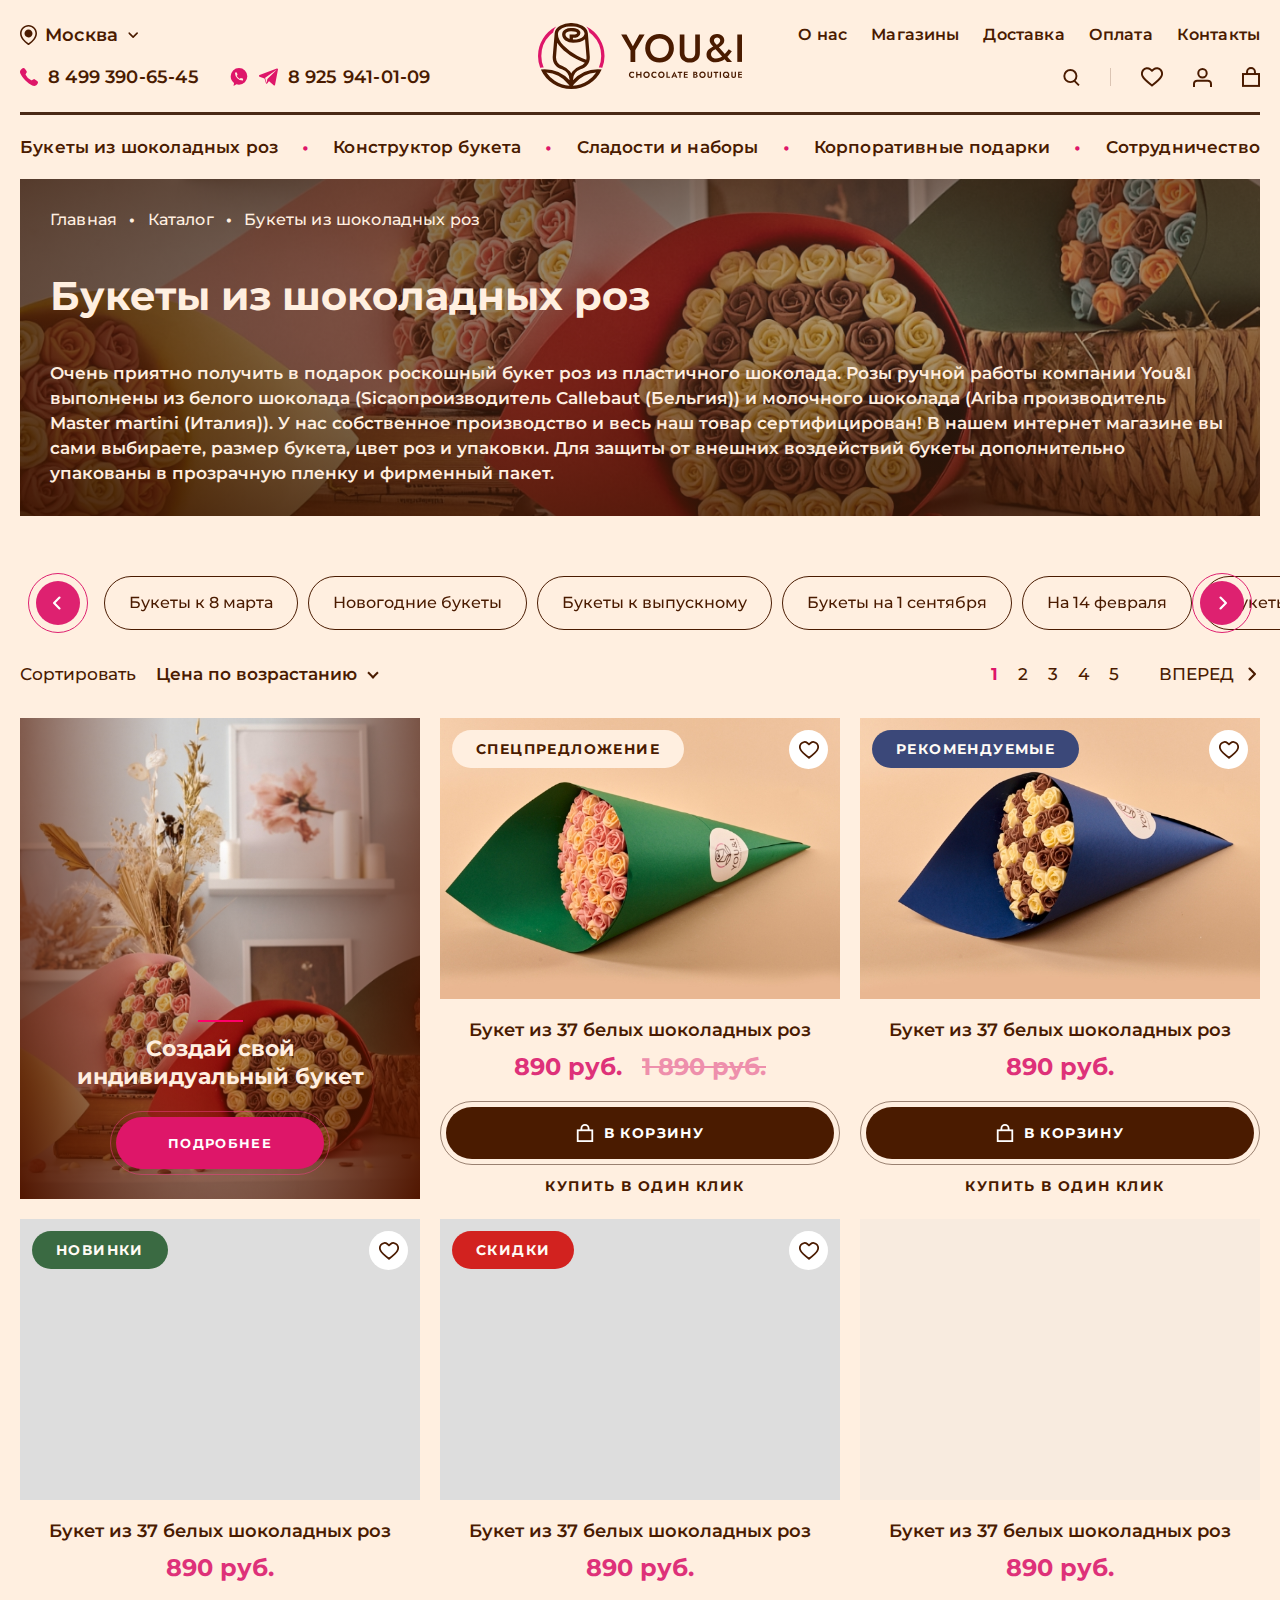
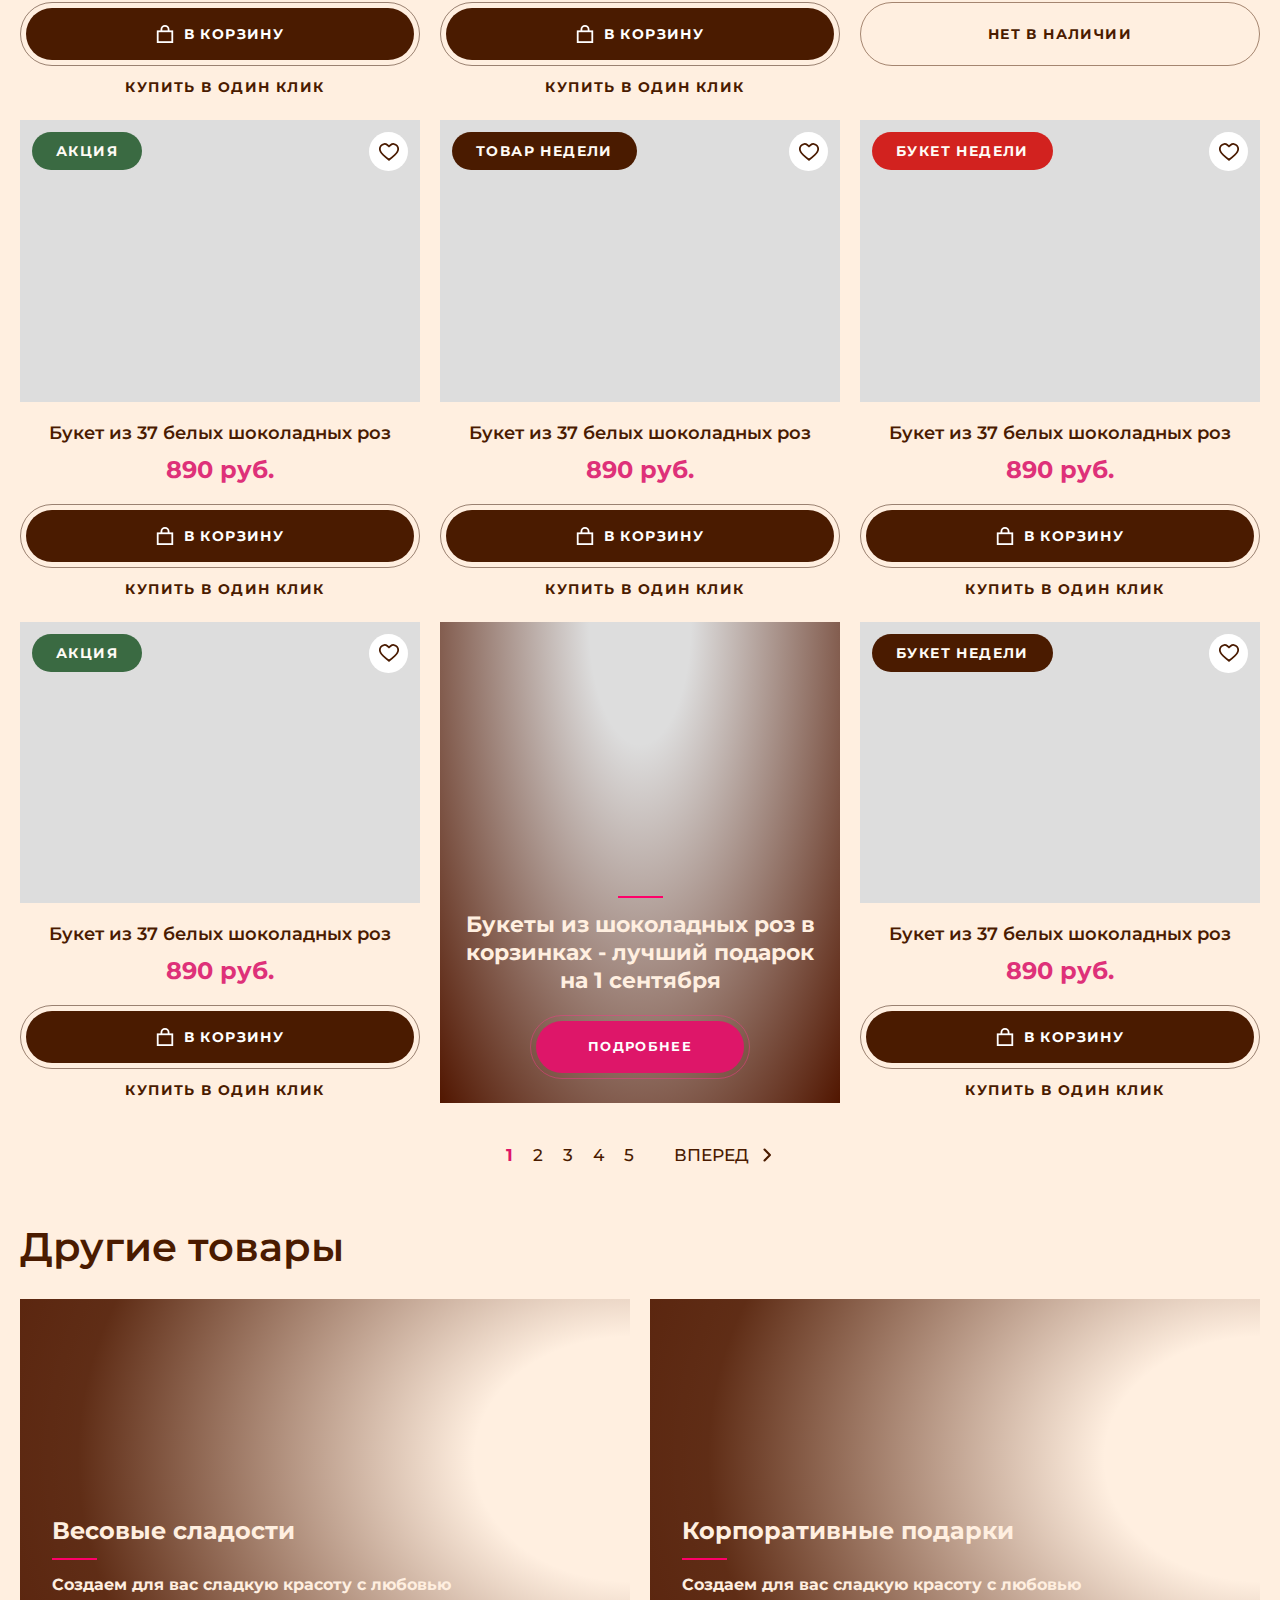
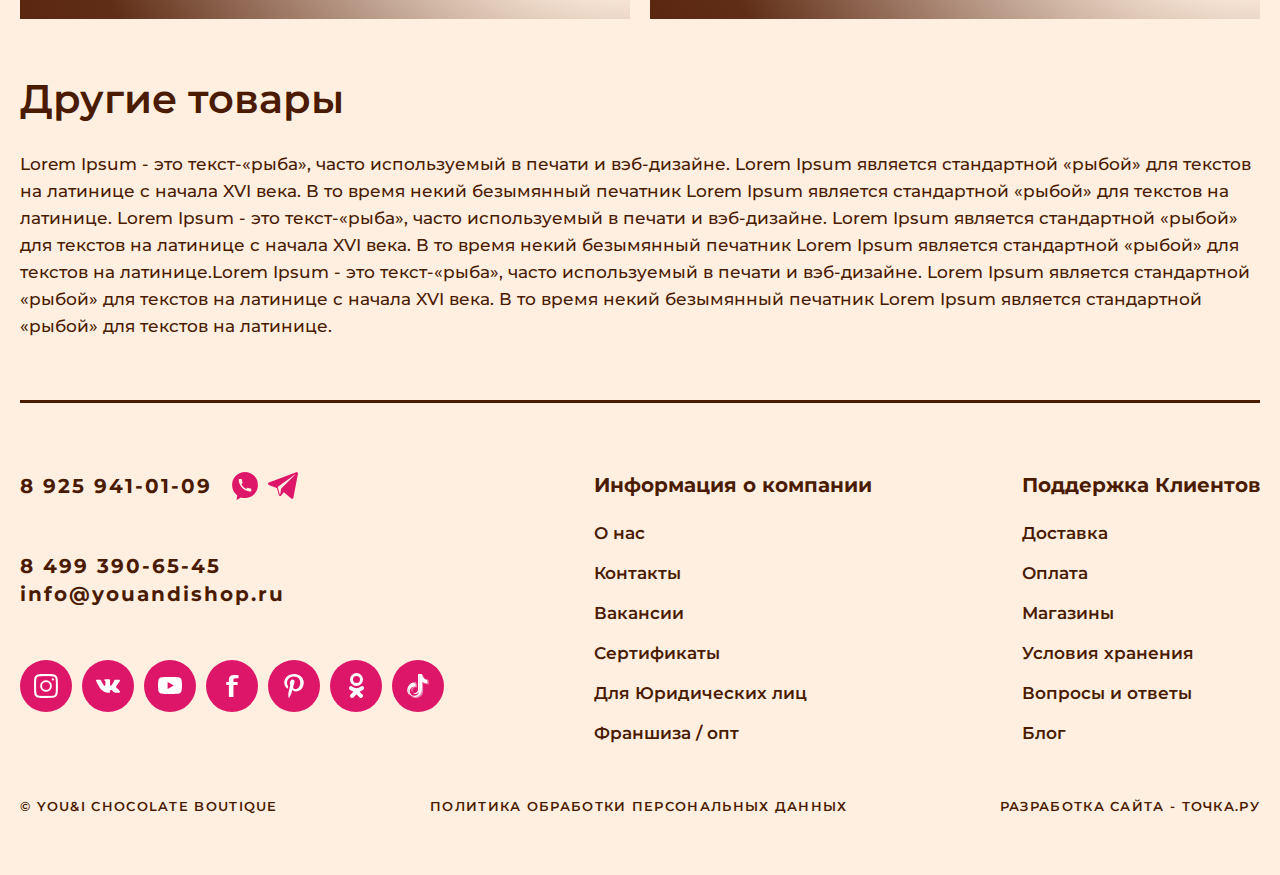
<file: category.html>
<!DOCTYPE html>
<html lang="ru">
	<head>
		<meta http-equiv="Content-Type" content="text/html; charset=utf-8">

		<!-- Адаптирование страницы для мобильных устройств -->
		<meta name="viewport" content="width=device-width, initial-scale=1, maximum-scale=1">

		<!-- Запрет распознования номера телефона -->
		<meta name="format-detection" content="telephone=no">
		<meta name="SKYPE_TOOLBAR" content ="SKYPE_TOOLBAR_PARSER_COMPATIBLE">

		<!-- Заголовок страницы -->
		<title>Заголовок страницы</title>

		<!-- Данное значение часто используют(использовали) поисковые системы -->
		<meta name="description" content="">
		<meta name="keywords" content="">

		<!-- Изменение цвета панели моб. браузера -->
		<meta name="msapplication-TileColor" content="#DE1669">
		<meta name="theme-color" content="#DE1669">

		<!-- Подключение шрифтов с гугла -->
		<link rel="preconnect" href="https://fonts.googleapis.com">
		<link rel="preconnect" href="https://fonts.gstatic.com" crossorigin>
		<link href="https://fonts.googleapis.com/css2?family=Montserrat:ital,wght@0,100;0,200;0,300;0,400;0,500;0,600;0,700;0,800;0,900;1,100;1,200;1,300;1,400;1,500;1,600;1,700;1,800;1,900&display=swap" rel="stylesheet">

		<!-- Подключение файлов стилей -->
		<link rel="stylesheet" href="https://unpkg.com/swiper/swiper-bundle.min.css">
		<link rel="stylesheet" href="css/swiper.css">
		<link rel="stylesheet" href="css/fancybox.css">
		<link rel="stylesheet" href="css/datepicker.min.css">
		<link rel="stylesheet" href="css/styles.css">

		<link rel="stylesheet" href="css/response_1899.css" media="print, (max-width: 1899px)">
		<link rel="stylesheet" href="css/response_1599.css" media="print, (max-width: 1599px)">
		<link rel="stylesheet" href="css/response_1279.css" media="print, (max-width: 1279px)">
		<link rel="stylesheet" href="css/response_1023.css" media="print, (max-width: 1023px)">
		<link rel="stylesheet" href="css/response_767.css" media="print, (max-width: 767px)">
		<link rel="stylesheet" href="css/response_479.css" media="(max-width: 479px)">
	</head>

	<body>
		<div class="wrap">
			<div class="main">
				<header>
					<button class="close"></button>

					<div class="mob_scroll">
						<div class="info">
							<div class="cont">
								<a href="/" class="logo">
									<img src="images/logo.svg" alt="">
								</a>

								<div class="row">
									<div class="location modal_cont">
										<button class="current mini_modal_btn" data-modal-id="#location_modal">
											<svg class="icon"><use xlink:href="images/sprite.svg#ic_location"></use></svg>
											<span>Москва</span>
											<svg class="arrow"><use xlink:href="images/sprite.svg#ic_arrow"></use></svg>
										</button>

										<div class="mini_modal" id="location_modal">
											<div class="columns">
												<div><button class="active">Москва</button></div>
												<div><button>Санкт-Петербург</button></div>
												<div><button>Екатеринбург</button></div>
												<div><button>Санкт-Петербург</button></div>
												<div><button>Москва</button></div>
												<div><button>Екатеринбург</button></div>
												<div><button>Санкт-Петербург</button></div>
												<div><button>Москва</button></div>
												<div><button>Екатеринбург</button></div>
											</div>
										</div>
									</div>

									<div class="delivery">Доставка по Москве и за МКАД с 9:00 до 21:00 ежедневно</div>

									<div class="links">
										<div><a href="/">О нас</a></div>
										<div><a href="/">Магазины</a></div>
										<div><a href="/">Доставка</a></div>
										<div><a href="/">Оплата</a></div>
										<div><a href="/">Контакты</a></div>
									</div>
								</div>

								<div class="row">
									<div class="phone">
										<svg class="icon"><use xlink:href="images/sprite.svg#ic_phone"></use></svg>
										<a href="tel:84993906545">8 499 390-65-45</a>
									</div>

									<div class="messengers">
										<a href="/" class="whatsapp_link">
											<svg class="icon"><use xlink:href="images/sprite.svg#ic_whatsapp"></use></svg>
										</a>

										<a href="/" class="telegram_link">
											<svg class="icon"><use xlink:href="images/sprite.svg#ic_telegram"></use></svg>
										</a>

										<span>8 925 941-01-09</span>
									</div>


									<div class="btns">
										<div class="search modal_cont">
											<button class="btn mini_modal_btn" data-modal-id="#search_modal">
												<svg class="icon"><use xlink:href="images/sprite.svg#ic_search"></use></svg>
											</button>

											<div class="mini_modal" id="search_modal">
												<form action="">
													<input type="text" name="" value="" class="input" placeholder="Поиск по сайту...">

													<button type="submit" class="submit_btn">
														<svg class="icon"><use xlink:href="images/sprite.svg#ic_search"></use></svg>
													</button>
												</form>
											</div>
										</div>

										<div class="sep"></div>

										<div class="favorite_link">
											<a href="/" class="link">
												<svg class="icon"><use xlink:href="images/sprite.svg#ic_favorite"></use></svg>
											</a>
										</div>

										<div class="account_link">
											<button class="link modal_btn" data-content="#login_modal">
												<svg class="icon"><use xlink:href="images/sprite.svg#ic_user"></use></svg>
											</button>
										</div>

										<div class="cart_link">
											<a href="/" class="link">
												<svg class="icon"><use xlink:href="images/sprite.svg#ic_cart"></use></svg>
											</a>
										</div>
									</div>
								</div>
							</div>
						</div>


						<div class="bottom">
							<div class="cont">
								<nav class="menu row">
									<div class="item">
										<a href="/" class="sub_link">
											<span>Букеты из шоколадных роз</span>
										</a>

										<div class="sub_menu">
											<div class="cont">
												<div class="row">
													<a href="/" class="link">
														<div class="thumb">
															<img data-src="images/tmp/sub_menu_link_thumb.jpg" alt="" class="lozad">
														</div>

														<div class="info">
															<div class="name">Букеты</div>
														</div>
													</a>

													<a href="/" class="link">
														<div class="thumb">
															<img data-src="images/tmp/sub_menu_link_thumb2.jpg" alt="" class="lozad">
														</div>

														<div class="info">
															<div class="name">Корзинки</div>
														</div>
													</a>

													<a href="/" class="link">
														<div class="thumb">
															<img data-src="images/tmp/sub_menu_link_thumb3.jpg" alt="" class="lozad">
														</div>

														<div class="info">
															<div class="name">Шляпные коробки</div>
														</div>
													</a>

													<a href="/" class="link">
														<div class="thumb">
															<img data-src="images/tmp/sub_menu_link_thumb4.jpg" alt="" class="lozad">
														</div>

														<div class="info">
															<div class="name">Сердца</div>
														</div>
													</a>

													<a href="/" class="link">
														<div class="thumb">
															<img data-src="images/tmp/sub_menu_link_thumb5.jpg" alt="" class="lozad">
														</div>

														<div class="info">
															<div class="name">Голанские розы</div>
														</div>
													</a>
												</div>
											</div>
										</div>
									</div>

									<div class="sep">&#8226;</div>

									<div class="item">
										<a href="/" class="sub_link">
											<span>Конструктор букета</span>
										</a>

										<div class="sub_menu">
											<div class="cont">
												<div class="row">
													<a href="/" class="link">
														<div class="thumb">
															<img data-src="images/tmp/sub_menu_link_thumb6.jpg" alt="" class="lozad">
														</div>

														<div class="info">
															<div class="name">Букеты</div>
														</div>
													</a>

													<a href="/" class="link">
														<div class="thumb">
															<img data-src="images/tmp/sub_menu_link_thumb7.jpg" alt="" class="lozad">
														</div>

														<div class="info">
															<div class="name">Корзинки</div>
														</div>
													</a>

													<a href="/" class="link">
														<div class="thumb">
															<img data-src="images/tmp/sub_menu_link_thumb8.jpg" alt="" class="lozad">
														</div>

														<div class="info">
															<div class="name">Шляпные коробки</div>
														</div>
													</a>

													<a href="/" class="link">
														<div class="thumb">
															<img data-src="images/tmp/sub_menu_link_thumb9.jpg" alt="" class="lozad">
														</div>

														<div class="info">
															<div class="name">Сердца</div>
														</div>
													</a>

													<a href="/" class="link">
														<div class="thumb">
															<img data-src="images/tmp/sub_menu_link_thumb10.jpg" alt="" class="lozad">
														</div>

														<div class="info">
															<div class="name">Голанские розы</div>
														</div>
													</a>
												</div>
											</div>
										</div>
									</div>

									<div class="sep">&#8226;</div>

									<div class="item">
										<a href="/" class="sub_link">
											<span>Сладости и наборы</span>
										</a>

										<div class="sub_menu">
											<div class="cont">
												<div class="row">
													<a href="/" class="link">
														<div class="thumb">
															<img data-src="images/tmp/sub_menu_link_thumb11.jpg" alt="" class="lozad">
														</div>

														<div class="info">
															<div class="name">Шоколад</div>
														</div>
													</a>

													<a href="/" class="link">
														<div class="thumb">
															<img data-src="images/tmp/sub_menu_link_thumb12.jpg" alt="" class="lozad">
														</div>

														<div class="info">
															<div class="name">Весовые сладости</div>
														</div>
													</a>

													<a href="/" class="link">
														<div class="thumb">
															<img data-src="images/tmp/sub_menu_link_thumb13.jpg" alt="" class="lozad">
														</div>

														<div class="info">
															<div class="name">Наборы</div>
														</div>
													</a>

													<a href="/" class="link">
														<div class="thumb">
															<img data-src="images/tmp/sub_menu_link_thumb14.jpg" alt="" class="lozad">
														</div>

														<div class="info">
															<div class="name">Конфеты</div>
														</div>
													</a>
												</div>
											</div>
										</div>
									</div>

									<div class="sep">&#8226;</div>

									<div class="item">
										<a href="/" class="sub_link">
											<span>Корпоративные подарки</span>
										</a>

										<div class="sub_menu">
											<div class="cont">
												<div class="row">
													<a href="/" class="link">
														<div class="thumb">
															<img data-src="images/tmp/sub_menu_link_thumb15.jpg" alt="" class="lozad">
														</div>

														<div class="info">
															<div class="name">Букеты</div>
														</div>
													</a>

													<a href="/" class="link">
														<div class="thumb">
															<img data-src="images/tmp/sub_menu_link_thumb16.jpg" alt="" class="lozad">
														</div>

														<div class="info">
															<div class="name">Шоколад</div>
														</div>
													</a>

													<a href="/" class="link">
														<div class="thumb">
															<img data-src="images/tmp/sub_menu_link_thumb17.jpg" alt="" class="lozad">
														</div>

														<div class="info">
															<div class="name">Наборы</div>
														</div>
													</a>
												</div>
											</div>
										</div>
									</div>

									<div class="sep">&#8226;</div>

									<div class="item">
										<a href="/" class="sub_link">
											<span>Сотрудничество</span>
										</a>

										<div class="sub_menu">
											<div class="cont">
												<div class="row">
													<a href="/" class="link">
														<div class="thumb">
															<img data-src="images/tmp/sub_menu_link_thumb18.jpg" alt="" class="lozad">
														</div>

														<div class="info">
															<div class="name">Франшиза</div>
														</div>
													</a>

													<a href="/" class="link">
														<div class="thumb">
															<img data-src="images/tmp/sub_menu_link_thumb19.jpg" alt="" class="lozad">
														</div>

														<div class="info">
															<div class="name">Оптовикам</div>
														</div>
													</a>
												</div>
											</div>
										</div>
									</div>
								</nav>
							</div>
						</div>
					</div>
				</header>


				<section class="mob_header">
					<div class="cont">
						<a href="/" class="logo">
							<img src="images/logo.svg" alt="">
						</a>

						<div class="contacts">
							<div class="phone">
								<svg class="icon"><use xlink:href="images/sprite.svg#ic_phone"></use></svg>
								<a href="tel:84993906545">8 499 390-65-45</a>
							</div>

							<div class="messengers">
								<a href="/" class="whatsapp_link">
									<svg class="icon"><use xlink:href="images/sprite.svg#ic_whatsapp"></use></svg>
								</a>

								<a href="/" class="telegram_link">
									<svg class="icon"><use xlink:href="images/sprite.svg#ic_telegram"></use></svg>
								</a>

								<span>8 925 941-01-09</span>
							</div>
						</div>

						<div class="btns">
							<div class="search modal_cont">
								<button class="btn mini_modal_btn" data-modal-id="#mob_search_modal">
									<svg class="icon"><use xlink:href="images/sprite.svg#ic_search"></use></svg>
								</button>

								<div class="mini_modal" id="mob_search_modal">
									<form action="">
										<input type="text" name="" value="" class="input" placeholder="Поиск по сайту...">

										<button type="submit" class="submit_btn">
											<svg class="icon"><use xlink:href="images/sprite.svg#ic_search"></use></svg>
										</button>
									</form>
								</div>
							</div>

							<div class="sep"></div>

							<div class="favorite_link">
								<a href="/" class="link">
									<svg class="icon"><use xlink:href="images/sprite.svg#ic_favorite"></use></svg>
								</a>
							</div>

							<div class="sep mob_show"></div>

							<div class="account_link">
								<button class="link modal_btn" data-content="#login_modal">
									<svg class="icon"><use xlink:href="images/sprite.svg#ic_user"></use></svg>
								</button>
							</div>

							<div class="sep mob_show"></div>

							<div class="cart_link">
								<a href="/" class="link">
									<svg class="icon"><use xlink:href="images/sprite.svg#ic_cart"></use></svg>
								</a>
							</div>

							<div class="sep"></div>

							<button class="mob_menu_btn">
								<span></span>
							</button>
						</div>
					</div>
				</section>


				<section class="category_head block">
					<div class="cont">
						<div class="data">
							<div class="breadcrumbs">
								<a href="/">Главная</a> <span class="sep">&#8226;</span>
								<a href="/">Каталог</a> <span class="sep">&#8226;</span>
								<span class="current">Букеты из шоколадных роз </span>
							</div>

							<h1 class="category_name">Букеты из шоколадных роз</h1>

							<div class="category_desc">Очень приятно получить в подарок роскошный букет роз из пластичного шоколада. Розы ручной работы компании You&I выполнены из белого шоколада (Sicaoпроизводитель Callebaut (Бельгия)) и молочного шоколада (Ariba производитель Master martini (Италия)). У нас собственное производство и весь наш товар сертифицирован! В нашем интернет магазине вы сами выбираете, размер букета, цвет роз и упаковки. Для защиты от внешних воздействий букеты дополнительно упакованы в прозрачную пленку и фирменный пакет.</div>

							<div class="bg lozad" data-background-image="images/tmp/bg_category_head.jpg"></div>
						</div>
					</div>
				</section>


				<section class="tags_cloud">
					<div class="cont">
						<div class="slider_wrap">
							<div class="swiper-container">
								<div class="swiper-wrapper">
									<div class="slide swiper-slide">
										<div class="tag">
											<a href="/">Букеты к 8 марта</a>
										</div>
									</div>

									<div class="slide swiper-slide">
										<div class="tag">
											<a href="/">Новогодние букеты</a>
										</div>
									</div>

									<div class="slide swiper-slide">
										<div class="tag">
											<a href="/">Букеты к выпускному</a>
										</div>
									</div>

									<div class="slide swiper-slide">
										<div class="tag">
											<a href="/">Букеты на 1 сентября</a>
										</div>
									</div>

									<div class="slide swiper-slide">
										<div class="tag">
											<a href="/">На 14 февраля</a>
										</div>
									</div>

									<div class="slide swiper-slide">
										<div class="tag">
											<a href="/">Букеты на свадьбу</a>
										</div>
									</div>

									<div class="slide swiper-slide">
										<div class="tag">
											<a href="/">Букеты к 8 марта</a>
										</div>
									</div>

									<div class="slide swiper-slide">
										<div class="tag">
											<a href="/">Новогодние букеты</a>
										</div>
									</div>

									<div class="slide swiper-slide">
										<div class="tag">
											<a href="/">Букеты к выпускному</a>
										</div>
									</div>

									<div class="slide swiper-slide">
										<div class="tag">
											<a href="/">Букеты на 1 сентября</a>
										</div>
									</div>

									<div class="slide swiper-slide">
										<div class="tag">
											<a href="/">На 14 февраля</a>
										</div>
									</div>

									<div class="slide swiper-slide">
										<div class="tag">
											<a href="/">Букеты на свадьбу</a>
										</div>
									</div>
								</div>
							</div>

							<div class="tags_cloud-swiper-button-prev swiper-button-prev">
								<div><svg class="icon"><use xlink:href="images/sprite.svg#ic_arrow"></use></svg></div>
							</div>

							<div class="tags_cloud-swiper-button-next swiper-button-next">
								<div><svg class="icon"><use xlink:href="images/sprite.svg#ic_arrow"></use></svg></div>
							</div>
						</div>
					</div>
				</section>


				<section class="products_head block">
					<div class="cont row">
						<div class="sort">
							<div class="name">Сортировать</div>

							<select name="">
								<option value="1" selected>Цена по возрастанию</option>
								<option value="2">Цена по возрастанию</option>
								<option value="3">Цена по возрастанию</option>
							</select>
						</div>

						<div class="pagination">
							<!-- <a href="/" class="prev">
								<svg class="icon"><use xlink:href="images/sprite.svg#ic_arrow"></use></svg>
								<span>Назад</span>
							</a> -->

							<a class="active">1</a>
							<a href="/">2</a>
							<a href="/">3</a>
							<a href="/">4</a>
							<a href="/">5</a>

							<a href="/" class="next">
								<span>Вперед</span>
								<svg class="icon"><use xlink:href="images/sprite.svg#ic_arrow"></use></svg>
							</a>
						</div>
					</div>
				</section>


				<section class="products block">
					<div class="cont">
						<div class="grid">
							<div class="product">
								<div class="sticker">Спецпредложение</div>

								<a href="/" class="thumb">
									<img data-src="images/tmp/product_thumb.jpg" alt="" class="lozad">
									<img data-src="images/tmp/product_img.jpg" alt="" class="lozad">

									<button class="favorite_btn">
										<svg class="icon"><use xlink:href="images/sprite.svg#ic_favorite"></use></svg>
										<svg class="icon"><use xlink:href="images/sprite.svg#ic_favorite2"></use></svg>
									</button>
								</a>

								<div class="info">
									<div class="name">
										<a href="/">Букет из 37 белых шоколадных роз</a>
									</div>

									<div class="price">
										<div>890 руб.</div>
										<div class="old">1 890 руб.</div>
									</div>

									<div class="btns">
										<button class="buy_btn">
											<div>
												<svg class="icon"><use xlink:href="images/sprite.svg#ic_cart"></use></svg>
												<span>В Корзину</span>
											</div>
										</button>

										<button class="quike_buy_btn modal_btn" data-content="#quike_buy_modal">Купить в один клик</button>
									</div>
								</div>
							</div>


							<div class="product">
								<div class="sticker color2">Рекомендуемые</div>

								<a href="/" class="thumb">
									<img data-src="images/tmp/product_thumb2.jpg" alt="" class="lozad">
									<img data-src="images/tmp/product_img.jpg" alt="" class="lozad">

									<button class="favorite_btn">
										<svg class="icon"><use xlink:href="images/sprite.svg#ic_favorite"></use></svg>
										<svg class="icon"><use xlink:href="images/sprite.svg#ic_favorite2"></use></svg>
									</button>
								</a>

								<div class="info">
									<div class="name">
										<a href="/">Букет из 37 белых шоколадных роз</a>
									</div>

									<div class="price">
										<div>890 руб.</div>
									</div>

									<div class="btns">
										<button class="buy_btn">
											<div>
												<svg class="icon"><use xlink:href="images/sprite.svg#ic_cart"></use></svg>
												<span>В Корзину</span>
											</div>
										</button>

										<button class="quike_buy_btn modal_btn" data-content="#quike_buy_modal">Купить в один клик</button>
									</div>
								</div>
							</div>


							<div class="product">
								<div class="sticker color3">Новинки</div>

								<a href="/" class="thumb">
									<img data-src="images/tmp/product_thumb.jpg" alt="" class="lozad">
									<img data-src="images/tmp/product_img.jpg" alt="" class="lozad">

									<button class="favorite_btn">
										<svg class="icon"><use xlink:href="images/sprite.svg#ic_favorite"></use></svg>
										<svg class="icon"><use xlink:href="images/sprite.svg#ic_favorite2"></use></svg>
									</button>
								</a>

								<div class="info">
									<div class="name">
										<a href="/">Букет из 37 белых шоколадных роз</a>
									</div>

									<div class="price">
										<div>890 руб.</div>
									</div>

									<div class="btns">
										<button class="buy_btn">
											<div>
												<svg class="icon"><use xlink:href="images/sprite.svg#ic_cart"></use></svg>
												<span>В Корзину</span>
											</div>
										</button>

										<button class="quike_buy_btn modal_btn" data-content="#quike_buy_modal">Купить в один клик</button>
									</div>
								</div>
							</div>


							<div class="product">
								<div class="sticker color4">Скидки</div>

								<a href="/" class="thumb">
									<img data-src="images/tmp/product_thumb3.jpg" alt="" class="lozad">
									<img data-src="images/tmp/product_img.jpg" alt="" class="lozad">

									<button class="favorite_btn">
										<svg class="icon"><use xlink:href="images/sprite.svg#ic_favorite"></use></svg>
										<svg class="icon"><use xlink:href="images/sprite.svg#ic_favorite2"></use></svg>
									</button>
								</a>

								<div class="info">
									<div class="name">
										<a href="/">Букет из 37 белых шоколадных роз</a>
									</div>

									<div class="price">
										<div>890 руб.</div>
									</div>

									<div class="btns">
										<button class="buy_btn">
											<div>
												<svg class="icon"><use xlink:href="images/sprite.svg#ic_cart"></use></svg>
												<span>В Корзину</span>
											</div>
										</button>

										<button class="quike_buy_btn modal_btn" data-content="#quike_buy_modal">Купить в один клик</button>
									</div>
								</div>
							</div>


							<div class="product not_available">
								<div class="thumb">
									<img data-src="images/tmp/product_thumb2.jpg" alt="" class="lozad">
									<img data-src="images/tmp/product_img.jpg" alt="" class="lozad">
								</div>

								<div class="info">
									<div class="name">Букет из 37 белых шоколадных роз</a></div>

									<div class="price">
										<div>890 руб.</div>
									</div>

									<div class="btns">
										<button class="not_available_btn">Нет в наличии</button>
									</div>
								</div>
							</div>


							<div class="product">
								<div class="sticker color3">Акция</div>

								<a href="/" class="thumb">
									<img data-src="images/tmp/product_thumb2.jpg" alt="" class="lozad">
									<img data-src="images/tmp/product_img.jpg" alt="" class="lozad">

									<button class="favorite_btn">
										<svg class="icon"><use xlink:href="images/sprite.svg#ic_favorite"></use></svg>
										<svg class="icon"><use xlink:href="images/sprite.svg#ic_favorite2"></use></svg>
									</button>
								</a>

								<div class="info">
									<div class="name">
										<a href="/">Букет из 37 белых шоколадных роз</a>
									</div>

									<div class="price">
										<div>890 руб.</div>
									</div>

									<div class="btns">
										<button class="buy_btn">
											<div>
												<svg class="icon"><use xlink:href="images/sprite.svg#ic_cart"></use></svg>
												<span>В Корзину</span>
											</div>
										</button>

										<button class="quike_buy_btn modal_btn" data-content="#quike_buy_modal">Купить в один клик</button>
									</div>
								</div>
							</div>


							<div class="product">
								<div class="sticker color5">Товар недели</div>

								<a href="/" class="thumb">
									<img data-src="images/tmp/product_thumb4.jpg" alt="" class="lozad">
									<img data-src="images/tmp/product_img.jpg" alt="" class="lozad">

									<button class="favorite_btn">
										<svg class="icon"><use xlink:href="images/sprite.svg#ic_favorite"></use></svg>
										<svg class="icon"><use xlink:href="images/sprite.svg#ic_favorite2"></use></svg>
									</button>
								</a>

								<div class="info">
									<div class="name">
										<a href="/">Букет из 37 белых шоколадных роз</a>
									</div>

									<div class="price">
										<div>890 руб.</div>
									</div>

									<div class="btns">
										<button class="buy_btn">
											<div>
												<svg class="icon"><use xlink:href="images/sprite.svg#ic_cart"></use></svg>
												<span>В Корзину</span>
											</div>
										</button>

										<button class="quike_buy_btn modal_btn" data-content="#quike_buy_modal">Купить в один клик</button>
									</div>
								</div>
							</div>


							<div class="product">
								<div class="sticker color4">Букет недели</div>

								<a href="/" class="thumb">
									<img data-src="images/tmp/product_thumb.jpg" alt="" class="lozad">
									<img data-src="images/tmp/product_img.jpg" alt="" class="lozad">

									<button class="favorite_btn">
										<svg class="icon"><use xlink:href="images/sprite.svg#ic_favorite"></use></svg>
										<svg class="icon"><use xlink:href="images/sprite.svg#ic_favorite2"></use></svg>
									</button>
								</a>

								<div class="info">
									<div class="name">
										<a href="/">Букет из 37 белых шоколадных роз</a>
									</div>

									<div class="price">
										<div>890 руб.</div>
									</div>

									<div class="btns">
										<button class="buy_btn">
											<div>
												<svg class="icon"><use xlink:href="images/sprite.svg#ic_cart"></use></svg>
												<span>В Корзину</span>
											</div>
										</button>

										<button class="quike_buy_btn modal_btn" data-content="#quike_buy_modal">Купить в один клик</button>
									</div>
								</div>
							</div>


							<div class="product">
								<div class="sticker color3">Акция</div>

								<a href="/" class="thumb">
									<img data-src="images/tmp/product_thumb3.jpg" alt="" class="lozad">
									<img data-src="images/tmp/product_img.jpg" alt="" class="lozad">

									<button class="favorite_btn">
										<svg class="icon"><use xlink:href="images/sprite.svg#ic_favorite"></use></svg>
										<svg class="icon"><use xlink:href="images/sprite.svg#ic_favorite2"></use></svg>
									</button>
								</a>

								<div class="info">
									<div class="name">
										<a href="/">Букет из 37 белых шоколадных роз</a>
									</div>

									<div class="price">
										<div>890 руб.</div>
									</div>

									<div class="btns">
										<button class="buy_btn">
											<div>
												<svg class="icon"><use xlink:href="images/sprite.svg#ic_cart"></use></svg>
												<span>В Корзину</span>
											</div>
										</button>

										<button class="quike_buy_btn modal_btn" data-content="#quike_buy_modal">Купить в один клик</button>
									</div>
								</div>
							</div>


							<div class="product">
								<div class="sticker color5">Букет недели</div>

								<a href="/" class="thumb">
									<img data-src="images/tmp/product_thumb2.jpg" alt="" class="lozad">
									<img data-src="images/tmp/product_img.jpg" alt="" class="lozad">

									<button class="favorite_btn">
										<svg class="icon"><use xlink:href="images/sprite.svg#ic_favorite"></use></svg>
										<svg class="icon"><use xlink:href="images/sprite.svg#ic_favorite2"></use></svg>
									</button>
								</a>

								<div class="info">
									<div class="name">
										<a href="/">Букет из 37 белых шоколадных роз</a>
									</div>

									<div class="price">
										<div>890 руб.</div>
									</div>

									<div class="btns">
										<button class="buy_btn">
											<div>
												<svg class="icon"><use xlink:href="images/sprite.svg#ic_cart"></use></svg>
												<span>В Корзину</span>
											</div>
										</button>

										<button class="quike_buy_btn modal_btn" data-content="#quike_buy_modal">Купить в один клик</button>
									</div>
								</div>
							</div>


							<a href="/" class="banner banner1">
								<div class="thumb">
									<img data-src="images/tmp/products_banner_img.jpg" alt="" class="lozad">
								</div>

								<div class="info">
									<div class="title">Создай свой индивидуальный букет</div>

									<button class="btn"><div>Подробнее</div></button>
								</div>
							</a>

							<a href="/" class="banner banner2">
								<div class="thumb">
									<img data-src="images/tmp/products_banner_img2.jpg" alt="" class="lozad">
								</div>

								<div class="info">
									<div class="title">Букеты из шоколадных роз<br> в корзинках - лучший подарок<br> на 1 сентября</div>

									<button class="btn"><div>Подробнее</div></button>
								</div>
							</a>
						</div>

						<div class="pagination center">
							<!-- <a href="/" class="prev">
								<svg class="icon"><use xlink:href="images/sprite.svg#ic_arrow"></use></svg>
								<span>Назад</span>
							</a> -->

							<a class="active">1</a>
							<a href="/">2</a>
							<a href="/">3</a>
							<a href="/">4</a>
							<a href="/">5</a>

							<a href="/" class="next">
								<span>Вперед</span>
								<svg class="icon"><use xlink:href="images/sprite.svg#ic_arrow"></use></svg>
							</a>
						</div>
					</div>
				</section>


				<section class="categories block">
					<div class="cont">
						<div class="block_head">
							<div class="title mini">Другие товары</div>
						</div>

						<div class="row">
							<a href="/" class="category big">
								<div class="thumb">
									<img data-src="images/tmp/category_thumb7.jpg" alt="" class="lozad">
								</div>

								<div class="info">
									<div class="name">Весовые сладости</div>
									<div class="desc">Создаем для вас сладкую красоту с любовью</div>
								</div>
							</a>

							<a href="/" class="category big">
								<div class="thumb">
									<img data-src="images/tmp/category_thumb9.jpg" alt="" class="lozad">
								</div>

								<div class="info">
									<div class="name">Корпоративные подарки</div>
									<div class="desc">Создаем для вас сладкую красоту с любовью</div>
								</div>
							</a>
						</div>
					</div>
				</section>


				<section class="block">
					<div class="cont">
						<div class="block_head">
							<div class="title mini">Другие товары</div>
						</div>

						<div class="text_block">
							<p>Lorem Ipsum - это текст-«рыба», часто используемый в печати и вэб-дизайне. Lorem Ipsum является стандартной «рыбой» для текстов на латинице с начала XVI века. В то время некий безымянный печатник Lorem Ipsum является стандартной «рыбой» для текстов на латинице. Lorem Ipsum - это текст-«рыба», часто используемый в печати и вэб-дизайне. Lorem Ipsum является стандартной «рыбой» для текстов на латинице с начала XVI века. В то время некий безымянный печатник Lorem Ipsum является стандартной «рыбой» для текстов на латинице.Lorem Ipsum - это текст-«рыба», часто используемый в печати и вэб-дизайне. Lorem Ipsum является стандартной «рыбой» для текстов на латинице с начала XVI века. В то время некий безымянный печатник Lorem Ipsum является стандартной «рыбой» для текстов на латинице.</p>
						</div>
					</div>
				</section>
			</div>


			<footer>
				<div class="cont">
					<div class="row">
						<div class="col_left">
							<div class="messengers">
								<span>8 925 941-01-09</span>

								<a href="/" class="whatsapp_link">
									<svg class="icon"><use xlink:href="images/sprite.svg#ic_whatsapp"></use></svg>
								</a>

								<a href="/" class="telegram_link">
									<svg class="icon"><use xlink:href="images/sprite.svg#ic_telegram"></use></svg>
								</a>
							</div>

							<div class="contacts">
								<div class="phone">
									<a href="tel:84993906545">8 499 390-65-45</a>
								</div>

								<div class="email">
									<a href="mailto:info@youandishop.ru">info@youandishop.ru</a>
								</div>
							</div>

							<div class="socials">
								<a href="/" target="_blank" rel="noopener nofollow" class="instagram_link">
									<svg class="icon"><use xlink:href="images/sprite.svg#ic_instagram"></use></svg>
								</a>

								<a href="/" target="_blank" rel="noopener nofollow" class="vkontakte_link">
									<svg class="icon"><use xlink:href="images/sprite.svg#ic_vkontakte"></use></svg>
								</a>

								<a href="/" target="_blank" rel="noopener nofollow" class="youtube_link">
									<svg class="icon"><use xlink:href="images/sprite.svg#ic_youtube"></use></svg>
								</a>

								<a href="/" target="_blank" rel="noopener nofollow" class="facebook_link">
									<svg class="icon"><use xlink:href="images/sprite.svg#ic_facebook"></use></svg>
								</a>

								<a href="/" target="_blank" rel="noopener nofollow" class="pinterest_link">
									<svg class="icon"><use xlink:href="images/sprite.svg#ic_pinterest"></use></svg>
								</a>

								<a href="/" target="_blank" rel="noopener nofollow" class="odnokl_link">
									<svg class="icon"><use xlink:href="images/sprite.svg#ic_odnokl"></use></svg>
								</a>

								<a href="/" target="_blank" rel="noopener nofollow" class="tiktok_link">
									<svg class="icon"><use xlink:href="images/sprite.svg#ic_tiktok"></use></svg>
								</a>
							</div>
						</div>


						<div class="col_center">
							<div class="links">
								<div class="title">Информация о<br> компании</div>

								<div class="items">
									<div><a href="/">О нас</a></div>
									<div><a href="/">Контакты</a></div>
									<div><a href="/">Вакансии</a></div>
									<div><a href="/">Сертификаты</a></div>
									<div><a href="/">Для Юридических лиц</a></div>
									<div><a href="/">Франшиза / опт</a></div>
								</div>
							</div>
						</div>


						<div class="col_right">
							<div class="links">
								<div class="title">Поддержка<br> Клиентов</div>

								<div class="items">
									<div><a href="/">Доставка</a></div>
									<div><a href="/">Оплата</a></div>
									<div><a href="/">Магазины</a></div>
									<div><a href="/">Условия хранения</a></div>
									<div><a href="/">Вопросы и ответы</a></div>
									<div><a href="/">Блог</a></div>
								</div>
							</div>
						</div>
					</div>


					<div class="row">
						<div class="col_left">
							<div class="copyright">&copy; YOU&I CHOCOLATE BOUTIQUE</div>
						</div>

						<div class="col_center">
							<div class="privaycy_policy_link">
								<a href="/">Политика обработки персональных данных</a>
							</div>
						</div>

						<div class="col_right">
							<div class="creator">
								<a href="/" target="_blanl" rel="noopener">Разработка сайта - точка.ру</a>
							</div>
						</div>
					</div>
				</div>

				<img data-src="images/bg_footer.svg" alt="" class="bg lozad">
			</footer>


			<div class="overlay"></div>
		</div>


		<div class="supports_error">
			Ваш браузер устарел рекомендуем обновить его до последней версии<br> или использовать другой более современный.
		</div>


		<section class="modal" id="quike_buy_modal">
			<div class="modal_title">Купить в один клик</div>

			<div class="modal_data">
				<form action="" class="form custom_submit">
					<div class="line">
						<div class="field">
							<input type="text" name="" value="" class="input" placeholder="Имя">
						</div>
					</div>

					<div class="line">
						<div class="field">
							<input type="tel" name="" value="" class="input" placeholder="Телефон">
						</div>
					</div>

					<div class="line">
						<div class="field">
							<input type="email" name="" value="" class="input" placeholder="E-mail">
						</div>
					</div>

					<div class="submit">
						<button type="submit" class="submit_btn">
							<span>Отправить</span>
						</button>
					</div>
				</form>
			</div>
		</section>


		<section class="modal" id="login_modal">
			<div class="modal_title big">Вход</div>

			<div class="modal_data">
				<form action="" class="form custom_submit">
					<div class="line">
						<div class="field">
							<input type="text" name="" value="" class="input" placeholder="Телефон или e-mail">
						</div>
					</div>

					<div class="line">
						<div class="field">
							<input type="password" name="" value="" class="input" placeholder="Пароль">
						</div>
					</div>

					<div class="line recovery">
						<div class="field">
							<button class="link modal_btn" data-content="#recovery_modal">Забыли пароль?</button>
						</div>
					</div>

					<div class="submit">
						<button type="submit" class="submit_btn">
							<span>Войти</span>
						</button>
					</div>
				</form>

				<div class="links">
					<div>или</div>
					<button class="link modal_btn" data-content="#register_modal">Зарегистрироваться</button>
				</div>
			</div>
		</section>


		<section class="modal" id="recovery_modal">
			<div class="modal_title">Восстановление пароля</div>

			<div class="modal_data">
				<form action="" class="form custom_submit">
					<div class="line">
						<div class="field">
							<input type="email" name="" value="" class="input" placeholder="E-mail">
						</div>
					</div>

					<div class="submit">
						<button type="submit" class="submit_btn">
							<span>Отправить</span>
						</button>
					</div>
				</form>
			</div>
		</section>


		<section class="modal" id="register_modal">
			<div class="modal_title big">Регистрация</div>

			<div class="modal_data">
				<form action="" class="form custom_submit">
					<div class="line">
						<div class="field">
							<input type="text" name="" value="" class="input" placeholder="Ваше имя">
						</div>
					</div>

					<div class="line">
						<div class="field">
							<input type="email" name="" value="" class="input" placeholder="E-mail">
						</div>
					</div>

					<div class="line">
						<div class="field">
							<input type="tel" name="" value="" class="input" placeholder="Телефон">
						</div>
					</div>

					<div class="line">
						<div class="field">
							<input type="password" name="" value="" class="input" placeholder="Пароль">
						</div>
					</div>

					<div class="line">
						<div class="field">
							<input type="password" name="" value="" class="input" placeholder="Пароль еще раз">
						</div>
					</div>

					<div class="line agree">
						<input type="checkbox" name="agree" id="register_agree_check">
						<label for="register_agree_check">
							Нажимая на кнопку, я соглашаюсь на обработку моих персональных данных и принимаю <a href="/" target="_blank">политику конфиденциальности</a>
						</label>
					</div>


					<div class="submit">
						<button type="submit" class="submit_btn">
							<span>Зарегистрироваться</span>
						</button>
					</div>
				</form>
			</div>
		</section>


		<section class="modal" id="success_modal">
			<div class="modal_title">Спасибо!</div>

			<div class="text_block">Ваше сообщение успешно отправлено. Наш менеджер свяжется с Вами.</div>
		</section>


		<section class="modal" id="add_to_cart_success">
			<div class="modal_title">Товар добавлен в корзину</div>

			<div class="product">
				<div class="thumb">
					<img src="images/tmp/product_thumb.jpg" alt="">
				</div>

				<div class="info">
					<div class="name">Букет из 37 белых шоколадных роз</div>

					<div class="price">
						<div>890 руб.</div>
						<div class="old">1 890 руб.</div>
					</div>
				</div>
			</div>
		</section>


		<!-- Подключение javascript файлов -->
		<script src="js/jquery-3.5.0.min.js"></script>
		<script src="js/lozad.min.js"></script>
		<script src="https://unpkg.com/swiper/swiper-bundle.min.js"></script>
		<script src="js/inputmask.min.js"></script>
		<script src="js/nice-select.js"></script>
		<script src="js/fancybox.min.js"></script>
		<script src="js/sticky-kit.min.js"></script>
		<script src="js/datepicker.min.js"></script>
		<script src="js/functions.js"></script>
		<script src="js/scripts.js"></script>
	</body>
</html>
</file>
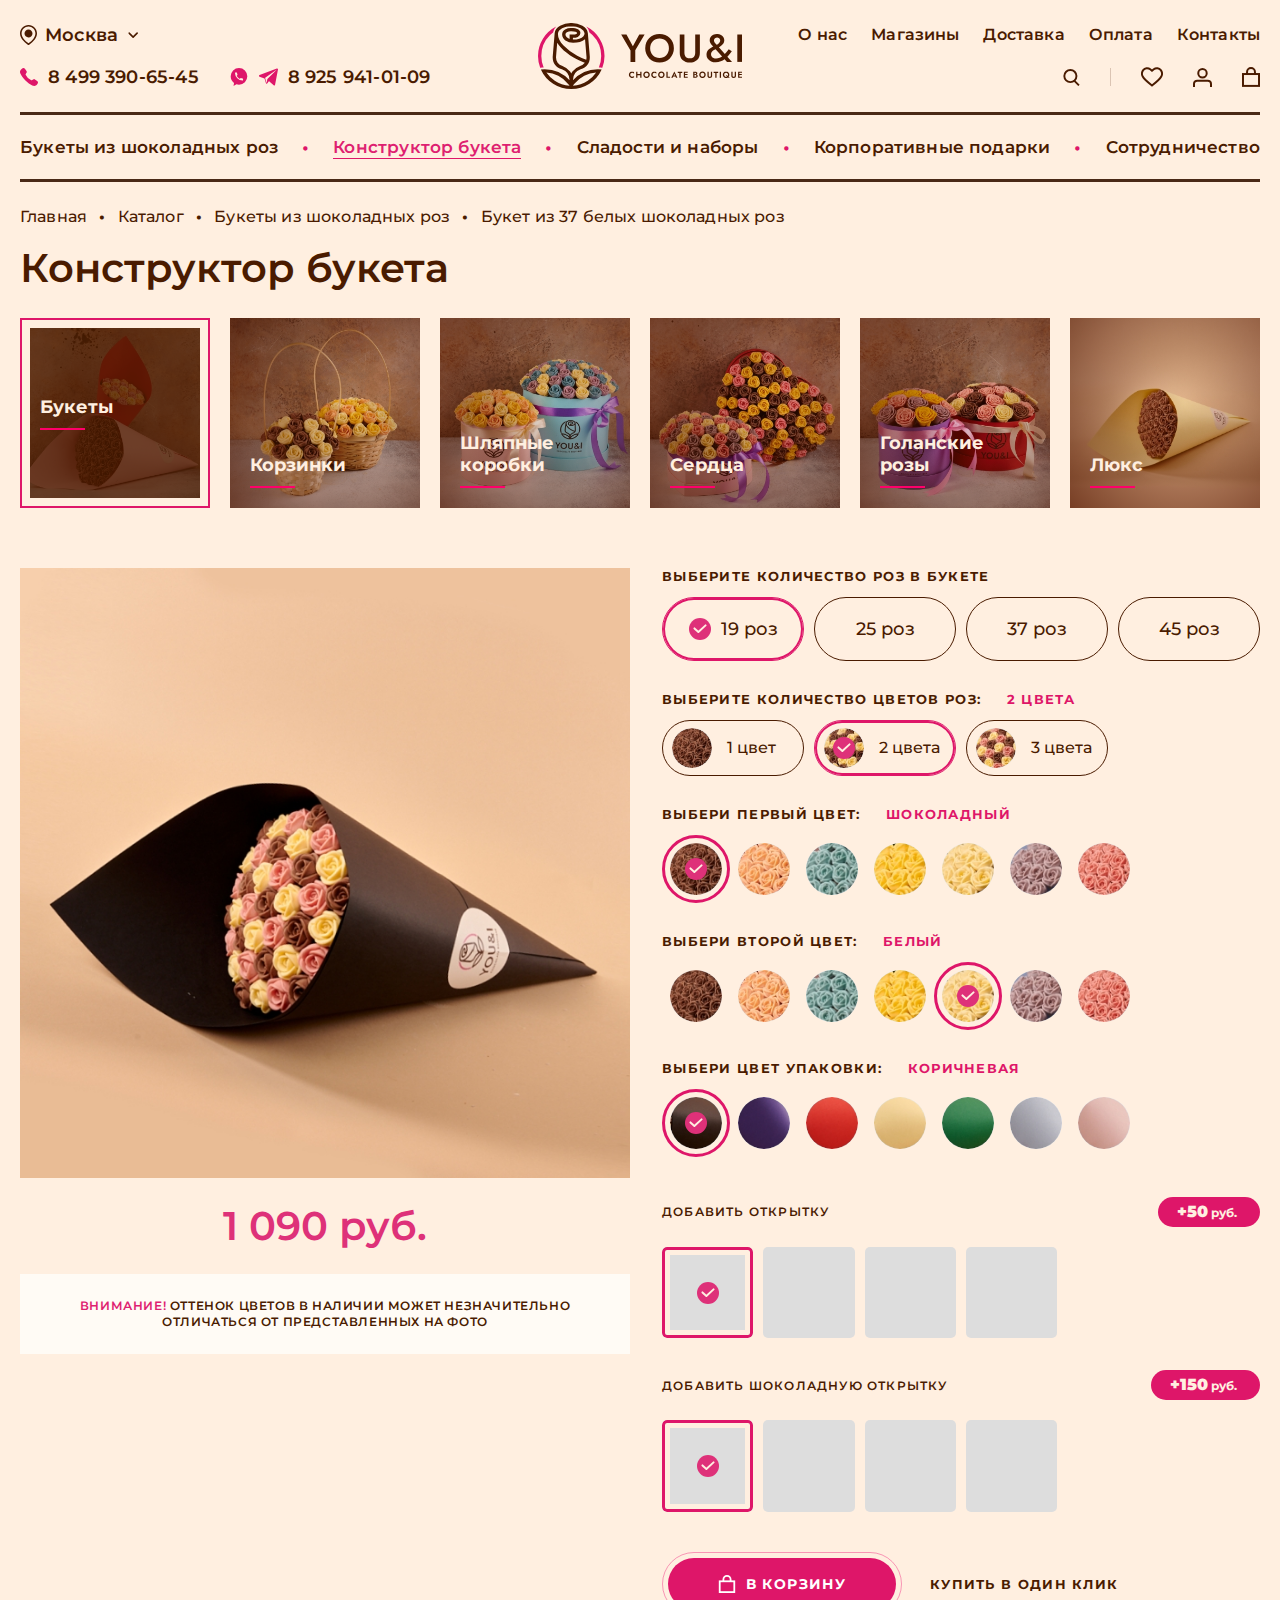
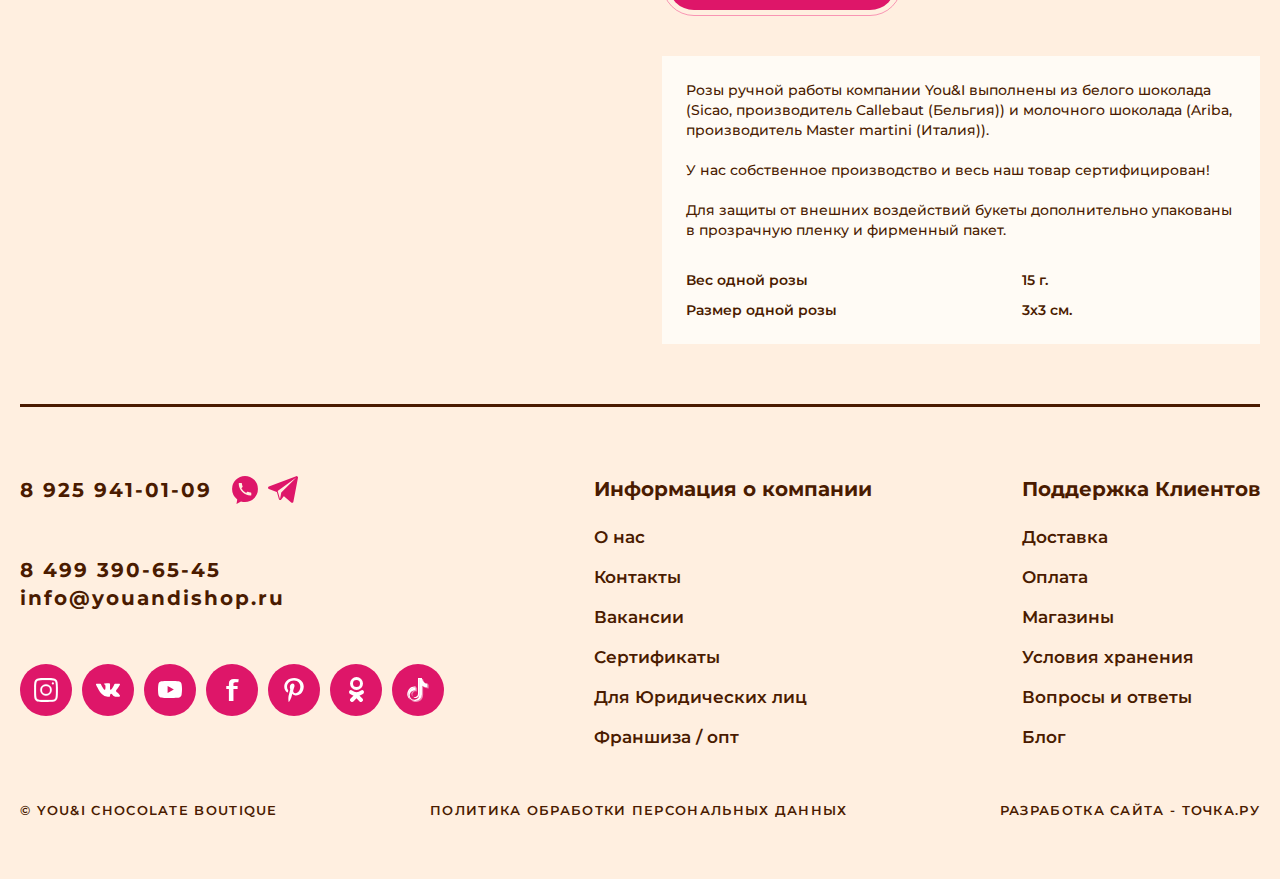
<file: constructor.html>
<!DOCTYPE html>
<html lang="ru">
	<head>
		<meta http-equiv="Content-Type" content="text/html; charset=utf-8">

		<!-- Адаптирование страницы для мобильных устройств -->
		<meta name="viewport" content="width=device-width, initial-scale=1, maximum-scale=1">

		<!-- Запрет распознования номера телефона -->
		<meta name="format-detection" content="telephone=no">
		<meta name="SKYPE_TOOLBAR" content ="SKYPE_TOOLBAR_PARSER_COMPATIBLE">

		<!-- Заголовок страницы -->
		<title>Заголовок страницы</title>

		<!-- Данное значение часто используют(использовали) поисковые системы -->
		<meta name="description" content="">
		<meta name="keywords" content="">

		<!-- Изменение цвета панели моб. браузера -->
		<meta name="msapplication-TileColor" content="#DE1669">
		<meta name="theme-color" content="#DE1669">

		<!-- Подключение шрифтов с гугла -->
		<link rel="preconnect" href="https://fonts.googleapis.com">
		<link rel="preconnect" href="https://fonts.gstatic.com" crossorigin>
		<link href="https://fonts.googleapis.com/css2?family=Montserrat:ital,wght@0,100;0,200;0,300;0,400;0,500;0,600;0,700;0,800;0,900;1,100;1,200;1,300;1,400;1,500;1,600;1,700;1,800;1,900&display=swap" rel="stylesheet">

		<!-- Подключение файлов стилей -->
		<link rel="stylesheet" href="https://unpkg.com/swiper/swiper-bundle.min.css">
		<link rel="stylesheet" href="css/swiper.css">
		<link rel="stylesheet" href="css/fancybox.css">
		<link rel="stylesheet" href="css/datepicker.min.css">
		<link rel="stylesheet" href="css/styles.css">

		<link rel="stylesheet" href="css/response_1899.css" media="print, (max-width: 1899px)">
		<link rel="stylesheet" href="css/response_1599.css" media="print, (max-width: 1599px)">
		<link rel="stylesheet" href="css/response_1279.css" media="print, (max-width: 1279px)">
		<link rel="stylesheet" href="css/response_1023.css" media="print, (max-width: 1023px)">
		<link rel="stylesheet" href="css/response_767.css" media="print, (max-width: 767px)">
		<link rel="stylesheet" href="css/response_479.css" media="(max-width: 479px)">
	</head>

	<body>
		<div class="wrap">
			<div class="main">
				<header>
					<button class="close"></button>

					<div class="mob_scroll">
						<div class="info">
							<div class="cont">
								<a href="/" class="logo">
									<img src="images/logo.svg" alt="">
								</a>

								<div class="row">
									<div class="location modal_cont">
										<button class="current mini_modal_btn" data-modal-id="#location_modal">
											<svg class="icon"><use xlink:href="images/sprite.svg#ic_location"></use></svg>
											<span>Москва</span>
											<svg class="arrow"><use xlink:href="images/sprite.svg#ic_arrow"></use></svg>
										</button>

										<div class="mini_modal" id="location_modal">
											<div class="columns">
												<div><button class="active">Москва</button></div>
												<div><button>Санкт-Петербург</button></div>
												<div><button>Екатеринбург</button></div>
												<div><button>Санкт-Петербург</button></div>
												<div><button>Москва</button></div>
												<div><button>Екатеринбург</button></div>
												<div><button>Санкт-Петербург</button></div>
												<div><button>Москва</button></div>
												<div><button>Екатеринбург</button></div>
											</div>
										</div>
									</div>

									<div class="delivery">Доставка по Москве и за МКАД с 9:00 до 21:00 ежедневно</div>

									<div class="links">
										<div><a href="/">О нас</a></div>
										<div><a href="/">Магазины</a></div>
										<div><a href="/">Доставка</a></div>
										<div><a href="/">Оплата</a></div>
										<div><a href="/">Контакты</a></div>
									</div>
								</div>

								<div class="row">
									<div class="phone">
										<svg class="icon"><use xlink:href="images/sprite.svg#ic_phone"></use></svg>
										<a href="tel:84993906545">8 499 390-65-45</a>
									</div>

									<div class="messengers">
										<a href="/" class="whatsapp_link">
											<svg class="icon"><use xlink:href="images/sprite.svg#ic_whatsapp"></use></svg>
										</a>

										<a href="/" class="telegram_link">
											<svg class="icon"><use xlink:href="images/sprite.svg#ic_telegram"></use></svg>
										</a>

										<span>8 925 941-01-09</span>
									</div>


									<div class="btns">
										<div class="search modal_cont">
											<button class="btn mini_modal_btn" data-modal-id="#search_modal">
												<svg class="icon"><use xlink:href="images/sprite.svg#ic_search"></use></svg>
											</button>

											<div class="mini_modal" id="search_modal">
												<form action="">
													<input type="text" name="" value="" class="input" placeholder="Поиск по сайту...">

													<button type="submit" class="submit_btn">
														<svg class="icon"><use xlink:href="images/sprite.svg#ic_search"></use></svg>
													</button>
												</form>
											</div>
										</div>

										<div class="sep"></div>

										<div class="favorite_link">
											<a href="/" class="link">
												<svg class="icon"><use xlink:href="images/sprite.svg#ic_favorite"></use></svg>
											</a>
										</div>

										<div class="account_link">
											<button class="link modal_btn" data-content="#login_modal">
												<svg class="icon"><use xlink:href="images/sprite.svg#ic_user"></use></svg>
											</button>
										</div>

										<div class="cart_link">
											<a href="/" class="link">
												<svg class="icon"><use xlink:href="images/sprite.svg#ic_cart"></use></svg>
											</a>
										</div>
									</div>
								</div>
							</div>
						</div>


						<div class="bottom">
							<div class="cont">
								<nav class="menu row">
									<div class="item">
										<a href="/" class="sub_link">
											<span>Букеты из шоколадных роз</span>
										</a>

										<div class="sub_menu">
											<div class="cont">
												<div class="row">
													<a href="/" class="link">
														<div class="thumb">
															<img data-src="images/tmp/sub_menu_link_thumb.jpg" alt="" class="lozad">
														</div>

														<div class="info">
															<div class="name">Букеты</div>
														</div>
													</a>

													<a href="/" class="link">
														<div class="thumb">
															<img data-src="images/tmp/sub_menu_link_thumb2.jpg" alt="" class="lozad">
														</div>

														<div class="info">
															<div class="name">Корзинки</div>
														</div>
													</a>

													<a href="/" class="link">
														<div class="thumb">
															<img data-src="images/tmp/sub_menu_link_thumb3.jpg" alt="" class="lozad">
														</div>

														<div class="info">
															<div class="name">Шляпные коробки</div>
														</div>
													</a>

													<a href="/" class="link">
														<div class="thumb">
															<img data-src="images/tmp/sub_menu_link_thumb4.jpg" alt="" class="lozad">
														</div>

														<div class="info">
															<div class="name">Сердца</div>
														</div>
													</a>

													<a href="/" class="link">
														<div class="thumb">
															<img data-src="images/tmp/sub_menu_link_thumb5.jpg" alt="" class="lozad">
														</div>

														<div class="info">
															<div class="name">Голанские розы</div>
														</div>
													</a>
												</div>
											</div>
										</div>
									</div>

									<div class="sep">&#8226;</div>

									<div class="item">
										<a href="/" class="sub_link active">
											<span>Конструктор букета</span>
										</a>

										<div class="sub_menu">
											<div class="cont">
												<div class="row">
													<a href="/" class="link">
														<div class="thumb">
															<img data-src="images/tmp/sub_menu_link_thumb6.jpg" alt="" class="lozad">
														</div>

														<div class="info">
															<div class="name">Букеты</div>
														</div>
													</a>

													<a href="/" class="link">
														<div class="thumb">
															<img data-src="images/tmp/sub_menu_link_thumb7.jpg" alt="" class="lozad">
														</div>

														<div class="info">
															<div class="name">Корзинки</div>
														</div>
													</a>

													<a href="/" class="link">
														<div class="thumb">
															<img data-src="images/tmp/sub_menu_link_thumb8.jpg" alt="" class="lozad">
														</div>

														<div class="info">
															<div class="name">Шляпные коробки</div>
														</div>
													</a>

													<a href="/" class="link">
														<div class="thumb">
															<img data-src="images/tmp/sub_menu_link_thumb9.jpg" alt="" class="lozad">
														</div>

														<div class="info">
															<div class="name">Сердца</div>
														</div>
													</a>

													<a href="/" class="link">
														<div class="thumb">
															<img data-src="images/tmp/sub_menu_link_thumb10.jpg" alt="" class="lozad">
														</div>

														<div class="info">
															<div class="name">Голанские розы</div>
														</div>
													</a>
												</div>
											</div>
										</div>
									</div>

									<div class="sep">&#8226;</div>

									<div class="item">
										<a href="/" class="sub_link">
											<span>Сладости и наборы</span>
										</a>

										<div class="sub_menu">
											<div class="cont">
												<div class="row">
													<a href="/" class="link">
														<div class="thumb">
															<img data-src="images/tmp/sub_menu_link_thumb11.jpg" alt="" class="lozad">
														</div>

														<div class="info">
															<div class="name">Шоколад</div>
														</div>
													</a>

													<a href="/" class="link">
														<div class="thumb">
															<img data-src="images/tmp/sub_menu_link_thumb12.jpg" alt="" class="lozad">
														</div>

														<div class="info">
															<div class="name">Весовые сладости</div>
														</div>
													</a>

													<a href="/" class="link">
														<div class="thumb">
															<img data-src="images/tmp/sub_menu_link_thumb13.jpg" alt="" class="lozad">
														</div>

														<div class="info">
															<div class="name">Наборы</div>
														</div>
													</a>

													<a href="/" class="link">
														<div class="thumb">
															<img data-src="images/tmp/sub_menu_link_thumb14.jpg" alt="" class="lozad">
														</div>

														<div class="info">
															<div class="name">Конфеты</div>
														</div>
													</a>
												</div>
											</div>
										</div>
									</div>

									<div class="sep">&#8226;</div>

									<div class="item">
										<a href="/" class="sub_link">
											<span>Корпоративные подарки</span>
										</a>

										<div class="sub_menu">
											<div class="cont">
												<div class="row">
													<a href="/" class="link">
														<div class="thumb">
															<img data-src="images/tmp/sub_menu_link_thumb15.jpg" alt="" class="lozad">
														</div>

														<div class="info">
															<div class="name">Букеты</div>
														</div>
													</a>

													<a href="/" class="link">
														<div class="thumb">
															<img data-src="images/tmp/sub_menu_link_thumb16.jpg" alt="" class="lozad">
														</div>

														<div class="info">
															<div class="name">Шоколад</div>
														</div>
													</a>

													<a href="/" class="link">
														<div class="thumb">
															<img data-src="images/tmp/sub_menu_link_thumb17.jpg" alt="" class="lozad">
														</div>

														<div class="info">
															<div class="name">Наборы</div>
														</div>
													</a>
												</div>
											</div>
										</div>
									</div>

									<div class="sep">&#8226;</div>

									<div class="item">
										<a href="/" class="sub_link">
											<span>Сотрудничество</span>
										</a>

										<div class="sub_menu">
											<div class="cont">
												<div class="row">
													<a href="/" class="link">
														<div class="thumb">
															<img data-src="images/tmp/sub_menu_link_thumb18.jpg" alt="" class="lozad">
														</div>

														<div class="info">
															<div class="name">Франшиза</div>
														</div>
													</a>

													<a href="/" class="link">
														<div class="thumb">
															<img data-src="images/tmp/sub_menu_link_thumb19.jpg" alt="" class="lozad">
														</div>

														<div class="info">
															<div class="name">Оптовикам</div>
														</div>
													</a>
												</div>
											</div>
										</div>
									</div>
								</nav>
							</div>
						</div>
					</div>
				</header>


				<section class="mob_header">
					<div class="cont">
						<a href="/" class="logo">
							<img src="images/logo.svg" alt="">
						</a>

						<div class="contacts">
							<div class="phone">
								<svg class="icon"><use xlink:href="images/sprite.svg#ic_phone"></use></svg>
								<a href="tel:84993906545">8 499 390-65-45</a>
							</div>

							<div class="messengers">
								<a href="/" class="whatsapp_link">
									<svg class="icon"><use xlink:href="images/sprite.svg#ic_whatsapp"></use></svg>
								</a>

								<a href="/" class="telegram_link">
									<svg class="icon"><use xlink:href="images/sprite.svg#ic_telegram"></use></svg>
								</a>

								<span>8 925 941-01-09</span>
							</div>
						</div>

						<div class="btns">
							<div class="search modal_cont">
								<button class="btn mini_modal_btn" data-modal-id="#mob_search_modal">
									<svg class="icon"><use xlink:href="images/sprite.svg#ic_search"></use></svg>
								</button>

								<div class="mini_modal" id="mob_search_modal">
									<form action="">
										<input type="text" name="" value="" class="input" placeholder="Поиск по сайту...">

										<button type="submit" class="submit_btn">
											<svg class="icon"><use xlink:href="images/sprite.svg#ic_search"></use></svg>
										</button>
									</form>
								</div>
							</div>

							<div class="sep"></div>

							<div class="favorite_link">
								<a href="/" class="link">
									<svg class="icon"><use xlink:href="images/sprite.svg#ic_favorite"></use></svg>
								</a>
							</div>

							<div class="sep mob_show"></div>

							<div class="account_link">
								<button class="link modal_btn" data-content="#login_modal">
									<svg class="icon"><use xlink:href="images/sprite.svg#ic_user"></use></svg>
								</button>
							</div>

							<div class="sep mob_show"></div>

							<div class="cart_link">
								<a href="/" class="link">
									<svg class="icon"><use xlink:href="images/sprite.svg#ic_cart"></use></svg>
								</a>
							</div>

							<div class="sep"></div>

							<button class="mob_menu_btn">
								<span></span>
							</button>
						</div>
					</div>
				</section>


				<section class="page_head">
					<div class="cont">
						<div class="data">
							<div class="breadcrumbs">
								<a href="/">Главная</a> <span class="sep">&#8226;</span>
								<a href="/">Каталог</a> <span class="sep">&#8226;</span>
								<a href="/">Букеты из шоколадных роз</a> <span class="sep">&#8226;</span>
								<span class="current">Букет из 37 белых шоколадных роз</span>
							</div>

							<h1 class="page_title">Конструктор букета</h1>
						</div>
					</div>
				</section>


				<section class="constructor block">
					<div class="cont">
						<form action="">
							<div class="category block">
								<div class="row">
									<input type="radio" name="category" id="category_check1" checked>
									<label for="category_check1">
										<div class="thumb">
											<img data-src="images/tmp/sub_menu_link_thumb6.jpg" alt="" class="lozad">
										</div>

										<div class="info">
											<div class="name">Букеты</div>
										</div>
									</label>

									<input type="radio" name="category" id="category_check2">
									<label for="category_check2">
										<div class="thumb">
											<img data-src="images/tmp/sub_menu_link_thumb7.jpg" alt="" class="lozad">
										</div>

										<div class="info">
											<div class="name">Корзинки</div>
										</div>
									</label>

									<input type="radio" name="category" id="category_check3">
									<label for="category_check3">
										<div class="thumb">
											<img data-src="images/tmp/sub_menu_link_thumb8.jpg" alt="" class="lozad">
										</div>

										<div class="info">
											<div class="name">Шляпные коробки</div>
										</div>
									</label>

									<input type="radio" name="category" id="category_check4">
									<label for="category_check4">
										<div class="thumb">
											<img data-src="images/tmp/sub_menu_link_thumb9.jpg" alt="" class="lozad">
										</div>

										<div class="info">
											<div class="name">Сердца</div>
										</div>
									</label>

									<input type="radio" name="category" id="category_check5">
									<label for="category_check5">
										<div class="thumb">
											<img data-src="images/tmp/sub_menu_link_thumb10.jpg" alt="" class="lozad">
										</div>

										<div class="info">
											<div class="name">Голанские розы</div>
										</div>
									</label>

									<input type="radio" name="category" id="category_check6">
									<label for="category_check6">
										<div class="thumb">
											<img data-src="images/tmp/sub_menu_link_thumb20.jpg" alt="" class="lozad">
										</div>

										<div class="info">
											<div class="name">Люкс</div>
										</div>
									</label>
								</div>
							</div>


							<div class="cols">
								<div class="col_left">
									<div class="sticky">
										<div class="image">
											<img data-src="images/tmp/constructor_image.jpg" alt="" class="lozad">
										</div>

										<div class="price">1 090 руб.</div>

										<div class="warning"><span>Внимание!</span> Оттенок цветов в наличии может незначительно отличаться<br> От представленных на фото</div>
									</div>
								</div>


								<div class="col_right">
									<div class="data">
										<div class="amount">
											<div class="title">Выберите количество роз в букете</div>

											<div class="vals">
												<input type="radio" name="amount" id="amount_check1" checked>
												<label for="amount_check1">
													<div class="icon">
														<svg><use xlink:href="images/sprite.svg#ic_check"></use></svg>
													</div>
													<span>19 роз</span>
												</label>

												<input type="radio" name="amount" id="amount_check2">
												<label for="amount_check2">
													<div class="icon">
														<svg><use xlink:href="images/sprite.svg#ic_check"></use></svg>
													</div>
													<span>25 роз</span>
												</label>

												<input type="radio" name="amount" id="amount_check3">
												<label for="amount_check3">
													<div class="icon">
														<svg><use xlink:href="images/sprite.svg#ic_check"></use></svg>
													</div>
													<span>37 роз</span>
												</label>

												<input type="radio" name="amount" id="amount_check4">
												<label for="amount_check4">
													<div class="icon">
														<svg><use xlink:href="images/sprite.svg#ic_check"></use></svg>
													</div>
													<span>45 роз</span>
												</label>
											</div>
										</div>

										<div class="amount_colors">
											<div class="title">Выберите количество цветов роз: <span>2 цвета</span></div>

											<div class="vals">
												<input type="radio" name="amount_colors" id="amount_colors_check1">
												<label for="amount_colors_check1" data-name="1 цвет">
													<div class="img">
														<div class="icon">
															<svg><use xlink:href="images/sprite.svg#ic_check"></use></svg>
														</div>
														<img data-src="images/tmp/constructor_amount_colors_thumb.jpg" alt="" class="lozad">
													</div>
													<span>1 цвет</span>
												</label>

												<input type="radio" name="amount_colors" id="amount_colors_check2" checked>
												<label for="amount_colors_check2" data-name="2 цвета">
													<div class="img">
														<div class="icon">
															<svg><use xlink:href="images/sprite.svg#ic_check"></use></svg>
														</div>
														<img data-src="images/tmp/constructor_amount_colors_thumb2.jpg" alt="" class="lozad">
													</div>
													<span>2 цвета</span>
												</label>

												<input type="radio" name="amount_colors" id="amount_colors_check3">
												<label for="amount_colors_check3" data-name="3 цвета">
													<div class="img">
														<div class="icon">
															<svg><use xlink:href="images/sprite.svg#ic_check"></use></svg>
														</div>
														<img data-src="images/tmp/constructor_amount_colors_thumb3.jpg" alt="" class="lozad">
													</div>
													<span>3 цвета</span>
												</label>
											</div>
										</div>

										<div class="color color1">
											<div class="title">Выбери первый цвет: <span>Шоколадный</span></div>

											<div class="vals">
												<input type="radio" name="color1" id="color1_check1" checked>
												<label for="color1_check1" data-name="Шоколадный">
													<div class="icon">
														<svg><use xlink:href="images/sprite.svg#ic_check"></use></svg>
													</div>

													<div class="img">
														<img data-src="images/tmp/constructor_color_thumb.jpg" alt="" class="lozad">
													</div>
												</label>

												<input type="radio" name="color1" id="color1_check2">
												<label for="color1_check2" data-name="Шоколадный 2">
													<div class="icon">
														<svg><use xlink:href="images/sprite.svg#ic_check"></use></svg>
													</div>

													<div class="img">
														<img data-src="images/tmp/constructor_color_thumb2.jpg" alt="" class="lozad">
													</div>
												</label>

												<input type="radio" name="color1" id="color1_check3">
												<label for="color1_check3" data-name="Шоколадный 3">
													<div class="icon">
														<svg><use xlink:href="images/sprite.svg#ic_check"></use></svg>
													</div>

													<div class="img">
														<img data-src="images/tmp/constructor_color_thumb3.jpg" alt="" class="lozad">
													</div>
												</label>

												<input type="radio" name="color1" id="color1_check4">
												<label for="color1_check4" data-name="Шоколадный 4">
													<div class="icon">
														<svg><use xlink:href="images/sprite.svg#ic_check"></use></svg>
													</div>

													<div class="img">
														<img data-src="images/tmp/constructor_color_thumb4.jpg" alt="" class="lozad">
													</div>
												</label>

												<input type="radio" name="color1" id="color1_check5">
												<label for="color1_check5" data-name="Шоколадный 5">
													<div class="icon">
														<svg><use xlink:href="images/sprite.svg#ic_check"></use></svg>
													</div>

													<div class="img">
														<img data-src="images/tmp/constructor_color_thumb5.jpg" alt="" class="lozad">
													</div>
												</label>

												<input type="radio" name="color1" id="color1_check6">
												<label for="color1_check6" data-name="Шоколадный 6">
													<div class="icon">
														<svg><use xlink:href="images/sprite.svg#ic_check"></use></svg>
													</div>

													<div class="img">
														<img data-src="images/tmp/constructor_color_thumb6.jpg" alt="" class="lozad">
													</div>
												</label>

												<input type="radio" name="color1" id="color1_check7">
												<label for="color1_check7" data-name="Шоколадный 7">
													<div class="icon">
														<svg><use xlink:href="images/sprite.svg#ic_check"></use></svg>
													</div>

													<div class="img">
														<img data-src="images/tmp/constructor_color_thumb7.jpg" alt="" class="lozad">
													</div>
												</label>
											</div>
										</div>

										<div class="color color2">
											<div class="title">Выбери второй цвет: <span>Белый</span></div>

											<div class="vals">
												<input type="radio" name="color2" id="color2_check1">
												<label for="color2_check1" data-name="Белый">
													<div class="icon">
														<svg><use xlink:href="images/sprite.svg#ic_check"></use></svg>
													</div>

													<div class="img">
														<img data-src="images/tmp/constructor_color_thumb.jpg" alt="" class="lozad">
													</div>
												</label>

												<input type="radio" name="color2" id="color2_check2">
												<label for="color2_check2" data-name="Белый 2">
													<div class="icon">
														<svg><use xlink:href="images/sprite.svg#ic_check"></use></svg>
													</div>

													<div class="img">
														<img data-src="images/tmp/constructor_color_thumb2.jpg" alt="" class="lozad">
													</div>
												</label>

												<input type="radio" name="color2" id="color2_check3">
												<label for="color2_check3" data-name="Белый 3">
													<div class="icon">
														<svg><use xlink:href="images/sprite.svg#ic_check"></use></svg>
													</div>

													<div class="img">
														<img data-src="images/tmp/constructor_color_thumb3.jpg" alt="" class="lozad">
													</div>
												</label>

												<input type="radio" name="color2" id="color2_check4">
												<label for="color2_check4" data-name="Белый 4">
													<div class="icon">
														<svg><use xlink:href="images/sprite.svg#ic_check"></use></svg>
													</div>

													<div class="img">
														<img data-src="images/tmp/constructor_color_thumb4.jpg" alt="" class="lozad">
													</div>
												</label>

												<input type="radio" name="color2" id="color2_check5" checked>
												<label for="color2_check5" data-name="Белый 5">
													<div class="icon">
														<svg><use xlink:href="images/sprite.svg#ic_check"></use></svg>
													</div>

													<div class="img">
														<img data-src="images/tmp/constructor_color_thumb5.jpg" alt="" class="lozad">
													</div>
												</label>

												<input type="radio" name="color2" id="color2_check6">
												<label for="color2_check6" data-name="Белый 6">
													<div class="icon">
														<svg><use xlink:href="images/sprite.svg#ic_check"></use></svg>
													</div>

													<div class="img">
														<img data-src="images/tmp/constructor_color_thumb6.jpg" alt="" class="lozad">
													</div>
												</label>

												<input type="radio" name="color2" id="color2_check7">
												<label for="color2_check7" data-name="Белый 7">
													<div class="icon">
														<svg><use xlink:href="images/sprite.svg#ic_check"></use></svg>
													</div>

													<div class="img">
														<img data-src="images/tmp/constructor_color_thumb7.jpg" alt="" class="lozad">
													</div>
												</label>
											</div>
										</div>

										<div class="color color_packing">
											<div class="title">Выбери цвет упаковки: <span>Коричневая</span></div>

											<div class="vals">
												<input type="radio" name="color_packing" id="color_packing_check1" checked>
												<label for="color_packing_check1" data-name="Коричневая">
													<div class="icon">
														<svg><use xlink:href="images/sprite.svg#ic_check"></use></svg>
													</div>

													<div class="img">
														<img data-src="images/tmp/constructor_color_thumb8.jpg" alt="" class="lozad">
													</div>
												</label>

												<input type="radio" name="color_packing" id="color_packing_check2">
												<label for="color_packing_check2" data-name="Коричневая 2">
													<div class="icon">
														<svg><use xlink:href="images/sprite.svg#ic_check"></use></svg>
													</div>

													<div class="img">
														<img data-src="images/tmp/constructor_color_thumb9.jpg" alt="" class="lozad">
													</div>
												</label>

												<input type="radio" name="color_packing" id="color_packing_check3">
												<label for="color_packing_check3" data-name="Коричневая 3">
													<div class="icon">
														<svg><use xlink:href="images/sprite.svg#ic_check"></use></svg>
													</div>

													<div class="img">
														<img data-src="images/tmp/constructor_color_thumb10.jpg" alt="" class="lozad">
													</div>
												</label>

												<input type="radio" name="color_packing" id="color_packing_check4">
												<label for="color_packing_check4" data-name="Коричневая 4">
													<div class="icon">
														<svg><use xlink:href="images/sprite.svg#ic_check"></use></svg>
													</div>

													<div class="img">
														<img data-src="images/tmp/constructor_color_thumb11.jpg" alt="" class="lozad">
													</div>
												</label>

												<input type="radio" name="color_packing" id="color_packing_check5">
												<label for="color_packing_check5" data-name="Коричневая 5">
													<div class="icon">
														<svg><use xlink:href="images/sprite.svg#ic_check"></use></svg>
													</div>

													<div class="img">
														<img data-src="images/tmp/constructor_color_thumb12.jpg" alt="" class="lozad">
													</div>
												</label>

												<input type="radio" name="color_packing" id="color_packing_check6">
												<label for="color_packing_check6" data-name="Коричневая 6">
													<div class="icon">
														<svg><use xlink:href="images/sprite.svg#ic_check"></use></svg>
													</div>

													<div class="img">
														<img data-src="images/tmp/constructor_color_thumb13.jpg" alt="" class="lozad">
													</div>
												</label>

												<input type="radio" name="color_packing" id="color_packing_check7">
												<label for="color_packing_check7" data-name="Коричневая 7">
													<div class="icon">
														<svg><use xlink:href="images/sprite.svg#ic_check"></use></svg>
													</div>

													<div class="img">
														<img data-src="images/tmp/constructor_color_thumb14.jpg" alt="" class="lozad">
													</div>
												</label>
											</div>
										</div>
									</div>


									<div class="options">
										<div class="option">
											<div class="title">Добавить открытку</div>
											<div class="price"><b>+50</b> руб.</div>

											<div class="vals">
												<input type="radio" name="option1" id="option1_check1" checked>
												<label for="option1_check1">
													<div class="icon">
														<svg><use xlink:href="images/sprite.svg#ic_check"></use></svg>
													</div>

													<div class="img"><img data-src="images/tmp/product_option_thumb.jpg" alt="" class="lozad"></div>
												</label>

												<input type="radio" name="option1" id="option1_check2">
												<label for="option1_check2">
													<div class="icon">
														<svg><use xlink:href="images/sprite.svg#ic_check"></use></svg>
													</div>

													<div class="img"><img data-src="images/tmp/product_option_thumb2.jpg" alt="" class="lozad"></div>
												</label>

												<input type="radio" name="option1" id="option1_check3">
												<label for="option1_check3">
													<div class="icon">
														<svg><use xlink:href="images/sprite.svg#ic_check"></use></svg>
													</div>

													<div class="img"><img data-src="images/tmp/product_option_thumb.jpg" alt="" class="lozad"></div>
												</label>

												<input type="radio" name="option1" id="option1_check4">
												<label for="option1_check4">
													<div class="icon">
														<svg><use xlink:href="images/sprite.svg#ic_check"></use></svg>
													</div>

													<div class="img"><img data-src="images/tmp/product_option_thumb2.jpg" alt="" class="lozad"></div>
												</label>
											</div>
										</div>

										<div class="option">
											<div class="title">Добавить шоколадную открытку</div>
											<div class="price"><b>+150</b> руб.</div>

											<div class="vals">
												<input type="radio" name="option2" id="option2_check1" checked>
												<label for="option2_check1">
													<div class="icon">
														<svg><use xlink:href="images/sprite.svg#ic_check"></use></svg>
													</div>

													<div class="img"><img data-src="images/tmp/product_option_thumb.jpg" alt="" class="lozad"></div>
												</label>

												<input type="radio" name="option2" id="option2_check2">
												<label for="option2_check2">
													<div class="icon">
														<svg><use xlink:href="images/sprite.svg#ic_check"></use></svg>
													</div>

													<div class="img"><img data-src="images/tmp/product_option_thumb2.jpg" alt="" class="lozad"></div>
												</label>

												<input type="radio" name="option2" id="option2_check3">
												<label for="option2_check3">
													<div class="icon">
														<svg><use xlink:href="images/sprite.svg#ic_check"></use></svg>
													</div>

													<div class="img"><img data-src="images/tmp/product_option_thumb.jpg" alt="" class="lozad"></div>
												</label>

												<input type="radio" name="option2" id="option2_check4">
												<label for="option2_check4">
													<div class="icon">
														<svg><use xlink:href="images/sprite.svg#ic_check"></use></svg>
													</div>

													<div class="img"><img data-src="images/tmp/product_option_thumb2.jpg" alt="" class="lozad"></div>
												</label>
											</div>
										</div>
									</div>

									<div class="buy">
										<button class="buy_btn">
											<div>
												<svg class="icon"><use xlink:href="images/sprite.svg#ic_cart"></use></svg>
												<span>В Корзину</span>
											</div>
										</button>

										<button class="quike_buy_btn modal_btn" data-content="#quike_buy_modal">Купить в один клик</button>
									</div>

									<div class="description">
										<div class="desc">
											<p>Розы ручной работы компании You&I выполнены из белого шоколада (Sicao, производитель Callebaut (Бельгия)) и молочного шоколада (Ariba, производитель Master martini (Италия)).</p>

											<p>У нас собственное производство и весь наш товар сертифицирован!</p>

											<p>Для защиты от внешних воздействий букеты дополнительно упакованы в прозрачную пленку и фирменный пакет. </p>
										</div>

										<div class="features">
											<div>
												<div class="name">Вес одной розы</div>
												<div class="val">15 г.</div>
											</div>

											<div>
												<div class="name">Размер одной розы</div>
												<div class="val">3х3 см.</div>
											</div>
										</div>
									</div>
								</div>
							</div>
						</form>
					</div>
				</section>
			</div>


			<footer>
				<div class="cont">
					<div class="row">
						<div class="col_left">
							<div class="messengers">
								<span>8 925 941-01-09</span>

								<a href="/" class="whatsapp_link">
									<svg class="icon"><use xlink:href="images/sprite.svg#ic_whatsapp"></use></svg>
								</a>

								<a href="/" class="telegram_link">
									<svg class="icon"><use xlink:href="images/sprite.svg#ic_telegram"></use></svg>
								</a>
							</div>

							<div class="contacts">
								<div class="phone">
									<a href="tel:84993906545">8 499 390-65-45</a>
								</div>

								<div class="email">
									<a href="mailto:info@youandishop.ru">info@youandishop.ru</a>
								</div>
							</div>

							<div class="socials">
								<a href="/" target="_blank" rel="noopener nofollow" class="instagram_link">
									<svg class="icon"><use xlink:href="images/sprite.svg#ic_instagram"></use></svg>
								</a>

								<a href="/" target="_blank" rel="noopener nofollow" class="vkontakte_link">
									<svg class="icon"><use xlink:href="images/sprite.svg#ic_vkontakte"></use></svg>
								</a>

								<a href="/" target="_blank" rel="noopener nofollow" class="youtube_link">
									<svg class="icon"><use xlink:href="images/sprite.svg#ic_youtube"></use></svg>
								</a>

								<a href="/" target="_blank" rel="noopener nofollow" class="facebook_link">
									<svg class="icon"><use xlink:href="images/sprite.svg#ic_facebook"></use></svg>
								</a>

								<a href="/" target="_blank" rel="noopener nofollow" class="pinterest_link">
									<svg class="icon"><use xlink:href="images/sprite.svg#ic_pinterest"></use></svg>
								</a>

								<a href="/" target="_blank" rel="noopener nofollow" class="odnokl_link">
									<svg class="icon"><use xlink:href="images/sprite.svg#ic_odnokl"></use></svg>
								</a>

								<a href="/" target="_blank" rel="noopener nofollow" class="tiktok_link">
									<svg class="icon"><use xlink:href="images/sprite.svg#ic_tiktok"></use></svg>
								</a>
							</div>
						</div>


						<div class="col_center">
							<div class="links">
								<div class="title">Информация о<br> компании</div>

								<div class="items">
									<div><a href="/">О нас</a></div>
									<div><a href="/">Контакты</a></div>
									<div><a href="/">Вакансии</a></div>
									<div><a href="/">Сертификаты</a></div>
									<div><a href="/">Для Юридических лиц</a></div>
									<div><a href="/">Франшиза / опт</a></div>
								</div>
							</div>
						</div>


						<div class="col_right">
							<div class="links">
								<div class="title">Поддержка<br> Клиентов</div>

								<div class="items">
									<div><a href="/">Доставка</a></div>
									<div><a href="/">Оплата</a></div>
									<div><a href="/">Магазины</a></div>
									<div><a href="/">Условия хранения</a></div>
									<div><a href="/">Вопросы и ответы</a></div>
									<div><a href="/">Блог</a></div>
								</div>
							</div>
						</div>
					</div>


					<div class="row">
						<div class="col_left">
							<div class="copyright">&copy; YOU&I CHOCOLATE BOUTIQUE</div>
						</div>

						<div class="col_center">
							<div class="privaycy_policy_link">
								<a href="/">Политика обработки персональных данных</a>
							</div>
						</div>

						<div class="col_right">
							<div class="creator">
								<a href="/" target="_blanl" rel="noopener">Разработка сайта - точка.ру</a>
							</div>
						</div>
					</div>
				</div>

				<img data-src="images/bg_footer.svg" alt="" class="bg lozad">
			</footer>


			<div class="overlay"></div>
		</div>


		<div class="supports_error">
			Ваш браузер устарел рекомендуем обновить его до последней версии<br> или использовать другой более современный.
		</div>


		<section class="modal" id="quike_buy_modal">
			<div class="modal_title">Купить в один клик</div>

			<div class="modal_data">
				<form action="" class="form custom_submit">
					<div class="line">
						<div class="field">
							<input type="text" name="" value="" class="input" placeholder="Имя">
						</div>
					</div>

					<div class="line">
						<div class="field">
							<input type="tel" name="" value="" class="input" placeholder="Телефон">
						</div>
					</div>

					<div class="line">
						<div class="field">
							<input type="email" name="" value="" class="input" placeholder="E-mail">
						</div>
					</div>

					<div class="submit">
						<button type="submit" class="submit_btn">
							<span>Отправить</span>
						</button>
					</div>
				</form>
			</div>
		</section>


		<section class="modal" id="login_modal">
			<div class="modal_title big">Вход</div>

			<div class="modal_data">
				<form action="" class="form custom_submit">
					<div class="line">
						<div class="field">
							<input type="text" name="" value="" class="input" placeholder="Телефон или e-mail">
						</div>
					</div>

					<div class="line">
						<div class="field">
							<input type="password" name="" value="" class="input" placeholder="Пароль">
						</div>
					</div>

					<div class="line recovery">
						<div class="field">
							<button class="link modal_btn" data-content="#recovery_modal">Забыли пароль?</button>
						</div>
					</div>

					<div class="submit">
						<button type="submit" class="submit_btn">
							<span>Войти</span>
						</button>
					</div>
				</form>

				<div class="links">
					<div>или</div>
					<button class="link modal_btn" data-content="#register_modal">Зарегистрироваться</button>
				</div>
			</div>
		</section>


		<section class="modal" id="recovery_modal">
			<div class="modal_title">Восстановление пароля</div>

			<div class="modal_data">
				<form action="" class="form custom_submit">
					<div class="line">
						<div class="field">
							<input type="email" name="" value="" class="input" placeholder="E-mail">
						</div>
					</div>

					<div class="submit">
						<button type="submit" class="submit_btn">
							<span>Отправить</span>
						</button>
					</div>
				</form>
			</div>
		</section>


		<section class="modal" id="register_modal">
			<div class="modal_title big">Регистрация</div>

			<div class="modal_data">
				<form action="" class="form custom_submit">
					<div class="line">
						<div class="field">
							<input type="text" name="" value="" class="input" placeholder="Ваше имя">
						</div>
					</div>

					<div class="line">
						<div class="field">
							<input type="email" name="" value="" class="input" placeholder="E-mail">
						</div>
					</div>

					<div class="line">
						<div class="field">
							<input type="tel" name="" value="" class="input" placeholder="Телефон">
						</div>
					</div>

					<div class="line">
						<div class="field">
							<input type="password" name="" value="" class="input" placeholder="Пароль">
						</div>
					</div>

					<div class="line">
						<div class="field">
							<input type="password" name="" value="" class="input" placeholder="Пароль еще раз">
						</div>
					</div>

					<div class="line agree">
						<input type="checkbox" name="agree" id="register_agree_check">
						<label for="register_agree_check">
							Нажимая на кнопку, я соглашаюсь на обработку моих персональных данных и принимаю <a href="/" target="_blank">политику конфиденциальности</a>
						</label>
					</div>


					<div class="submit">
						<button type="submit" class="submit_btn">
							<span>Зарегистрироваться</span>
						</button>
					</div>
				</form>
			</div>
		</section>


		<section class="modal" id="success_modal">
			<div class="modal_title">Спасибо!</div>

			<div class="text_block">Ваше сообщение успешно отправлено. Наш менеджер свяжется с Вами.</div>
		</section>


		<section class="modal" id="add_to_cart_success">
			<div class="modal_title">Товар добавлен в корзину</div>

			<div class="product">
				<div class="thumb">
					<img src="images/tmp/product_thumb.jpg" alt="">
				</div>

				<div class="info">
					<div class="name">Букет из 37 белых шоколадных роз</div>

					<div class="price">
						<div>890 руб.</div>
						<div class="old">1 890 руб.</div>
					</div>
				</div>
			</div>
		</section>


		<!-- Подключение javascript файлов -->
		<script src="js/jquery-3.5.0.min.js"></script>
		<script src="js/lozad.min.js"></script>
		<script src="https://unpkg.com/swiper/swiper-bundle.min.js"></script>
		<script src="js/inputmask.min.js"></script>
		<script src="js/nice-select.js"></script>
		<script src="js/fancybox.min.js"></script>
		<script src="js/sticky-kit.min.js"></script>
		<script src="js/datepicker.min.js"></script>
		<script src="js/functions.js"></script>
		<script src="js/scripts.js"></script>
	</body>
</html>
</file>
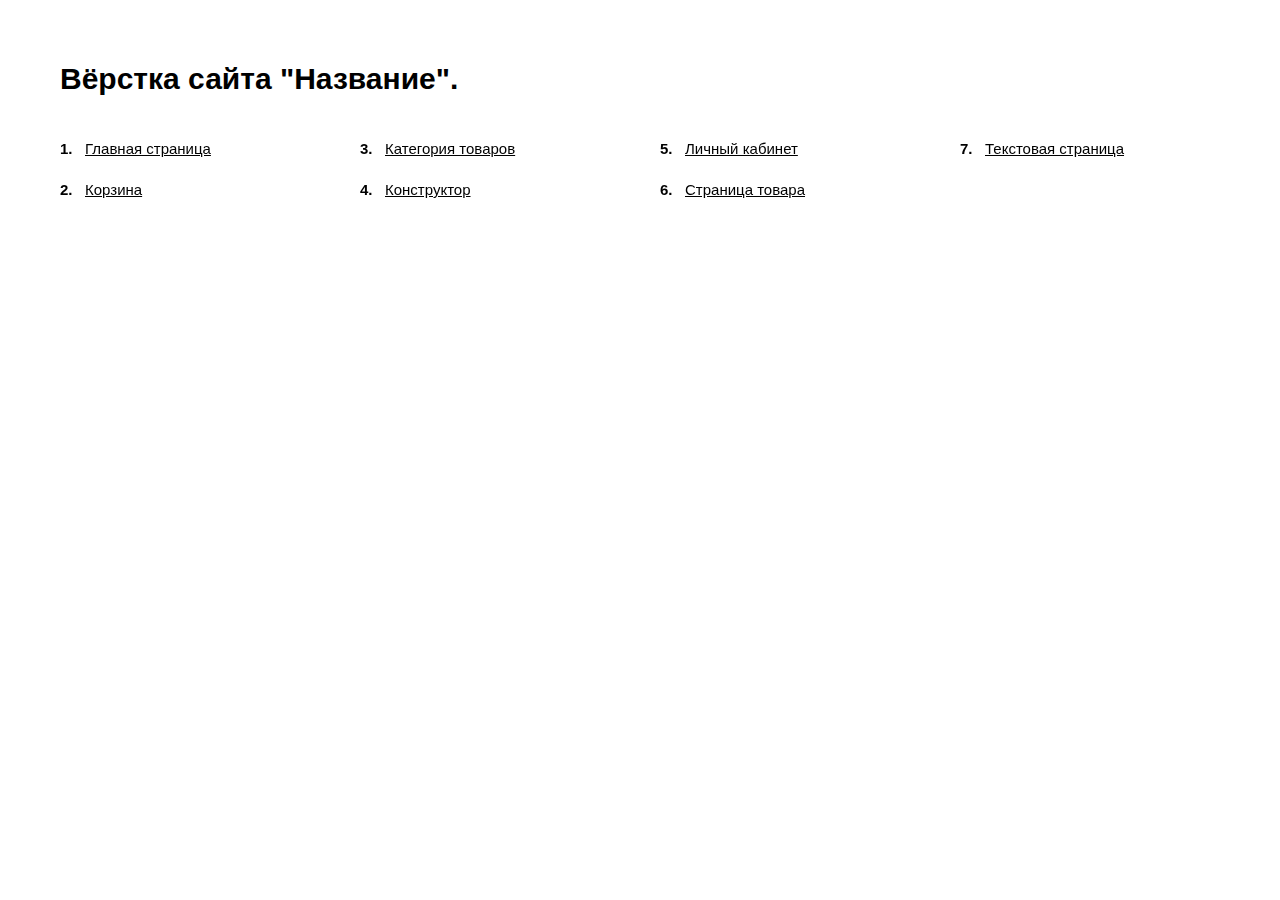
<file: demo_links.html>
<!DOCTYPE html>
<html lang="ru">
	<head>
		<meta http-equiv="Content-Type" content="text/html; charset=utf-8">

		<!-- Адаптирование страницы для мобильных устройств -->
		<meta name="viewport" content="width=device-width, initial-scale=1, maximum-scale=1">

		<!-- Запрет распознования номера телефона -->
		<meta name="format-detection" content="telephone=no">
		<meta name="SKYPE_TOOLBAR" content ="SKYPE_TOOLBAR_PARSER_COMPATIBLE">

		<style>
			*
			{
			    box-sizing: border-box;
			    margin: 0;
			    padding: 0;
			}

			*:before,
			*:after
			{
			    box-sizing: border-box;
			}


			.demo_links
			{
			    padding: 60px;
			}

			.demo_links .title
			{
			    font-family: Arial, 'Helvetica Neue', Helvetica, sans-serif;
			    font-size: 30px;
			    font-weight: 700;
			    line-height: 38px;

			    margin-bottom: 40px;
			}

			.demo_links ol
			{
			    font-family: Arial, 'Helvetica Neue', Helvetica, sans-serif;
			    font-size: 15px;
			    line-height: 21px;

			    counter-reset: li;

			    column-gap: 40px;
			    column-count: 4;
			}

			.demo_links ol li
			{
			    position: relative;

			    display: block;
			    overflow: hidden;

			    padding-left: 25px;

			    list-style-type: none;

			    transform: translateZ(0);

			    --webkit-column-break-inside: avoid;
			    page-break-inside: avoid;
			    break-inside: avoid;
			}

			.demo_links ol li + li
			{
			    margin-top: 20px;
			}

			.demo_links ol li:before
			{
			    color: var(--text_color);
			    font-weight: 700;

			    position: absolute;
			    top: 0;
			    left: 0;

			    content: counters(li, '.') '.';
			    counter-increment: li;
			}


			.demo_links li a
			{
			    color: #000;
			}

			.demo_links li a:hover
			{
			    text-decoration: none;
			}


			@media (max-width: 1279px)
			{
			    .demo_links ol
			    {
			        column-count: 3;
			    }
			}


			@media (max-width: 1023px)
			{
			    .demo_links
			    {
			        padding: 40px;
			    }

			    .demo_links .title
			    {
			        font-size: 28px;
			        line-height: 34px;

			        margin-bottom: 25px;
			    }

			    .demo_links ol
			    {
			        column-count: 2;
			    }
			}


			@media (max-width: 767px)
			{
			    .demo_links
			    {
			        padding: 30px;
			    }

			    .demo_links .title
			    {
			        font-size: 26px;
			        line-height: 32px;
			    }

			    .demo_links ol
			    {
			        column-gap: 40px;
			    }
			}


			@media (max-width: 479px)
			{
			    .demo_links
			    {
			        padding: 20px;
			    }

			    .demo_links .title
			    {
			        font-size: 22px;
			        line-height: 28px;

			        margin-bottom: 25px;
			    }

			    .demo_links ol
			    {
			        column-count: 1;
			    }

			    .demo_links ol li + li
			    {
			        margin-top: 15px;
			    }
			}

		</style>
	</head>

	<body>
		<div class="demo_links">
			<div class="title">Вёрстка сайта "Название".</div>

			<ol>
				<li><a href="/index.html" target="_blank">Главная страница</a></li>
				<li><a href="/cart.html" target="_blank">Корзина</a></li>
				<li><a href="/category.html" target="_blank">Категория товаров</a></li>
				<li><a href="/constructor.html" target="_blank">Конструктор</a></li>
				<li><a href="/lk.html" target="_blank">Личный кабинет</a></li>
				<li><a href="/product.html" target="_blank">Страница товара</a></li>
				<li><a href="/text_page.html" target="_blank">Текстовая страница</a></li>
			</ol>
		</div>
	</body>
</html>
</file>
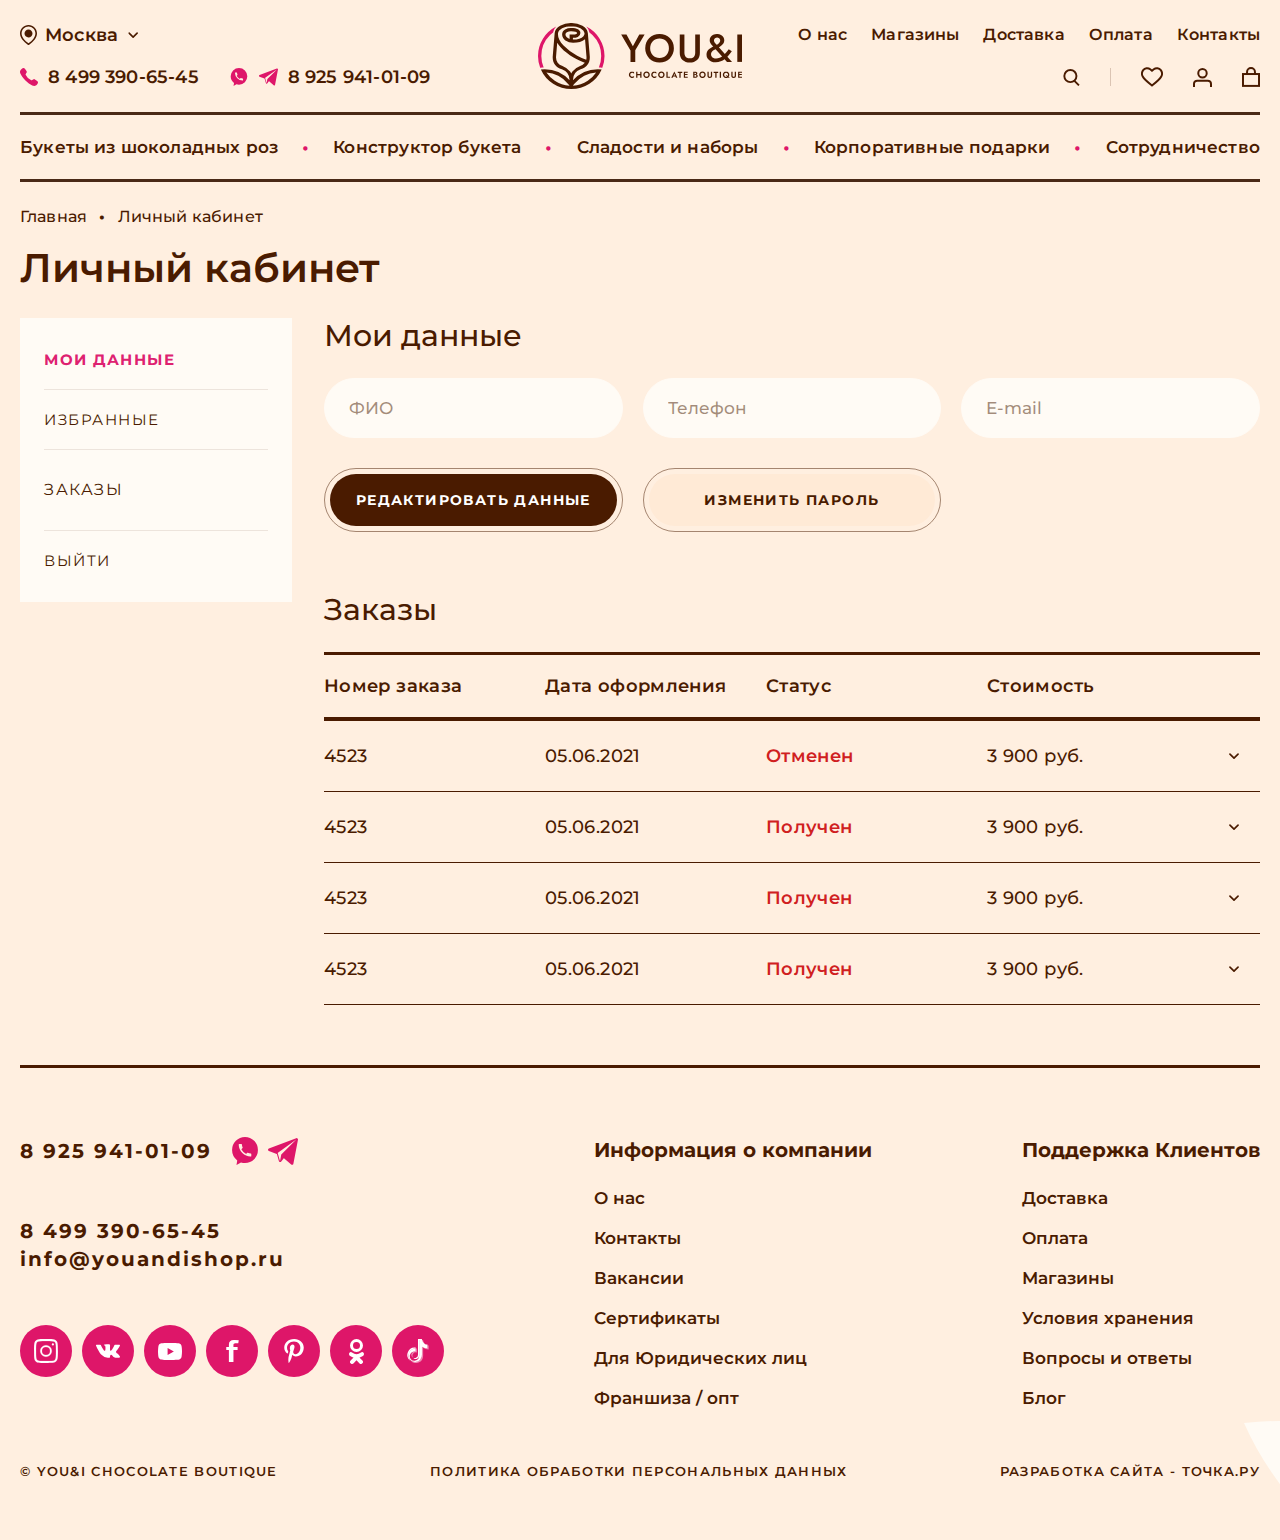
<file: lk.html>
<!DOCTYPE html>
<html lang="ru">
	<head>
		<meta http-equiv="Content-Type" content="text/html; charset=utf-8">

		<!-- Адаптирование страницы для мобильных устройств -->
		<meta name="viewport" content="width=device-width, initial-scale=1, maximum-scale=1">

		<!-- Запрет распознования номера телефона -->
		<meta name="format-detection" content="telephone=no">
		<meta name="SKYPE_TOOLBAR" content ="SKYPE_TOOLBAR_PARSER_COMPATIBLE">

		<!-- Заголовок страницы -->
		<title>Заголовок страницы</title>

		<!-- Данное значение часто используют(использовали) поисковые системы -->
		<meta name="description" content="">
		<meta name="keywords" content="">

		<!-- Изменение цвета панели моб. браузера -->
		<meta name="msapplication-TileColor" content="#DE1669">
		<meta name="theme-color" content="#DE1669">

		<!-- Подключение шрифтов с гугла -->
		<link rel="preconnect" href="https://fonts.googleapis.com">
		<link rel="preconnect" href="https://fonts.gstatic.com" crossorigin>
		<link href="https://fonts.googleapis.com/css2?family=Montserrat:ital,wght@0,100;0,200;0,300;0,400;0,500;0,600;0,700;0,800;0,900;1,100;1,200;1,300;1,400;1,500;1,600;1,700;1,800;1,900&display=swap" rel="stylesheet">

		<!-- Подключение файлов стилей -->
		<link rel="stylesheet" href="https://unpkg.com/swiper/swiper-bundle.min.css">
		<link rel="stylesheet" href="css/swiper.css">
		<link rel="stylesheet" href="css/fancybox.css">
		<link rel="stylesheet" href="css/datepicker.min.css">
		<link rel="stylesheet" href="css/styles.css">

		<link rel="stylesheet" href="css/response_1899.css" media="print, (max-width: 1899px)">
		<link rel="stylesheet" href="css/response_1599.css" media="print, (max-width: 1599px)">
		<link rel="stylesheet" href="css/response_1279.css" media="print, (max-width: 1279px)">
		<link rel="stylesheet" href="css/response_1023.css" media="print, (max-width: 1023px)">
		<link rel="stylesheet" href="css/response_767.css" media="print, (max-width: 767px)">
		<link rel="stylesheet" href="css/response_479.css" media="(max-width: 479px)">
	</head>

	<body>
		<div class="wrap">
			<div class="main">
				<header>
					<button class="close"></button>

					<div class="mob_scroll">
						<div class="info">
							<div class="cont">
								<a href="/" class="logo">
									<img src="images/logo.svg" alt="">
								</a>

								<div class="row">
									<div class="location modal_cont">
										<button class="current mini_modal_btn" data-modal-id="#location_modal">
											<svg class="icon"><use xlink:href="images/sprite.svg#ic_location"></use></svg>
											<span>Москва</span>
											<svg class="arrow"><use xlink:href="images/sprite.svg#ic_arrow"></use></svg>
										</button>

										<div class="mini_modal" id="location_modal">
											<div class="columns">
												<div><button class="active">Москва</button></div>
												<div><button>Санкт-Петербург</button></div>
												<div><button>Екатеринбург</button></div>
												<div><button>Санкт-Петербург</button></div>
												<div><button>Москва</button></div>
												<div><button>Екатеринбург</button></div>
												<div><button>Санкт-Петербург</button></div>
												<div><button>Москва</button></div>
												<div><button>Екатеринбург</button></div>
											</div>
										</div>
									</div>

									<div class="delivery">Доставка по Москве и за МКАД с 9:00 до 21:00 ежедневно</div>

									<div class="links">
										<div><a href="/">О нас</a></div>
										<div><a href="/">Магазины</a></div>
										<div><a href="/">Доставка</a></div>
										<div><a href="/">Оплата</a></div>
										<div><a href="/">Контакты</a></div>
									</div>
								</div>

								<div class="row">
									<div class="phone">
										<svg class="icon"><use xlink:href="images/sprite.svg#ic_phone"></use></svg>
										<a href="tel:84993906545">8 499 390-65-45</a>
									</div>

									<div class="messengers">
										<a href="/" class="whatsapp_link">
											<svg class="icon"><use xlink:href="images/sprite.svg#ic_whatsapp"></use></svg>
										</a>

										<a href="/" class="telegram_link">
											<svg class="icon"><use xlink:href="images/sprite.svg#ic_telegram"></use></svg>
										</a>

										<span>8 925 941-01-09</span>
									</div>


									<div class="btns">
										<div class="search modal_cont">
											<button class="btn mini_modal_btn" data-modal-id="#search_modal">
												<svg class="icon"><use xlink:href="images/sprite.svg#ic_search"></use></svg>
											</button>

											<div class="mini_modal" id="search_modal">
												<form action="">
													<input type="text" name="" value="" class="input" placeholder="Поиск по сайту...">

													<button type="submit" class="submit_btn">
														<svg class="icon"><use xlink:href="images/sprite.svg#ic_search"></use></svg>
													</button>
												</form>
											</div>
										</div>

										<div class="sep"></div>

										<div class="favorite_link">
											<a href="/" class="link">
												<svg class="icon"><use xlink:href="images/sprite.svg#ic_favorite"></use></svg>
											</a>
										</div>

										<div class="account_link">
											<a href="/" class="link">
												<svg class="icon"><use xlink:href="images/sprite.svg#ic_user"></use></svg>
											</a>
										</div>

										<div class="cart_link">
											<a href="/" class="link">
												<svg class="icon"><use xlink:href="images/sprite.svg#ic_cart"></use></svg>
											</a>
										</div>
									</div>
								</div>
							</div>
						</div>


						<div class="bottom">
							<div class="cont">
								<nav class="menu row">
									<div class="item">
										<a href="/" class="sub_link">
											<span>Букеты из шоколадных роз</span>
										</a>

										<div class="sub_menu">
											<div class="cont">
												<div class="row">
													<a href="/" class="link">
														<div class="thumb">
															<img data-src="images/tmp/sub_menu_link_thumb.jpg" alt="" class="lozad">
														</div>

														<div class="info">
															<div class="name">Букеты</div>
														</div>
													</a>

													<a href="/" class="link">
														<div class="thumb">
															<img data-src="images/tmp/sub_menu_link_thumb2.jpg" alt="" class="lozad">
														</div>

														<div class="info">
															<div class="name">Корзинки</div>
														</div>
													</a>

													<a href="/" class="link">
														<div class="thumb">
															<img data-src="images/tmp/sub_menu_link_thumb3.jpg" alt="" class="lozad">
														</div>

														<div class="info">
															<div class="name">Шляпные коробки</div>
														</div>
													</a>

													<a href="/" class="link">
														<div class="thumb">
															<img data-src="images/tmp/sub_menu_link_thumb4.jpg" alt="" class="lozad">
														</div>

														<div class="info">
															<div class="name">Сердца</div>
														</div>
													</a>

													<a href="/" class="link">
														<div class="thumb">
															<img data-src="images/tmp/sub_menu_link_thumb5.jpg" alt="" class="lozad">
														</div>

														<div class="info">
															<div class="name">Голанские розы</div>
														</div>
													</a>
												</div>
											</div>
										</div>
									</div>

									<div class="sep">&#8226;</div>

									<div class="item">
										<a href="/" class="sub_link">
											<span>Конструктор букета</span>
										</a>

										<div class="sub_menu">
											<div class="cont">
												<div class="row">
													<a href="/" class="link">
														<div class="thumb">
															<img data-src="images/tmp/sub_menu_link_thumb6.jpg" alt="" class="lozad">
														</div>

														<div class="info">
															<div class="name">Букеты</div>
														</div>
													</a>

													<a href="/" class="link">
														<div class="thumb">
															<img data-src="images/tmp/sub_menu_link_thumb7.jpg" alt="" class="lozad">
														</div>

														<div class="info">
															<div class="name">Корзинки</div>
														</div>
													</a>

													<a href="/" class="link">
														<div class="thumb">
															<img data-src="images/tmp/sub_menu_link_thumb8.jpg" alt="" class="lozad">
														</div>

														<div class="info">
															<div class="name">Шляпные коробки</div>
														</div>
													</a>

													<a href="/" class="link">
														<div class="thumb">
															<img data-src="images/tmp/sub_menu_link_thumb9.jpg" alt="" class="lozad">
														</div>

														<div class="info">
															<div class="name">Сердца</div>
														</div>
													</a>

													<a href="/" class="link">
														<div class="thumb">
															<img data-src="images/tmp/sub_menu_link_thumb10.jpg" alt="" class="lozad">
														</div>

														<div class="info">
															<div class="name">Голанские розы</div>
														</div>
													</a>
												</div>
											</div>
										</div>
									</div>

									<div class="sep">&#8226;</div>

									<div class="item">
										<a href="/" class="sub_link">
											<span>Сладости и наборы</span>
										</a>

										<div class="sub_menu">
											<div class="cont">
												<div class="row">
													<a href="/" class="link">
														<div class="thumb">
															<img data-src="images/tmp/sub_menu_link_thumb11.jpg" alt="" class="lozad">
														</div>

														<div class="info">
															<div class="name">Шоколад</div>
														</div>
													</a>

													<a href="/" class="link">
														<div class="thumb">
															<img data-src="images/tmp/sub_menu_link_thumb12.jpg" alt="" class="lozad">
														</div>

														<div class="info">
															<div class="name">Весовые сладости</div>
														</div>
													</a>

													<a href="/" class="link">
														<div class="thumb">
															<img data-src="images/tmp/sub_menu_link_thumb13.jpg" alt="" class="lozad">
														</div>

														<div class="info">
															<div class="name">Наборы</div>
														</div>
													</a>

													<a href="/" class="link">
														<div class="thumb">
															<img data-src="images/tmp/sub_menu_link_thumb14.jpg" alt="" class="lozad">
														</div>

														<div class="info">
															<div class="name">Конфеты</div>
														</div>
													</a>
												</div>
											</div>
										</div>
									</div>

									<div class="sep">&#8226;</div>

									<div class="item">
										<a href="/" class="sub_link">
											<span>Корпоративные подарки</span>
										</a>

										<div class="sub_menu">
											<div class="cont">
												<div class="row">
													<a href="/" class="link">
														<div class="thumb">
															<img data-src="images/tmp/sub_menu_link_thumb15.jpg" alt="" class="lozad">
														</div>

														<div class="info">
															<div class="name">Букеты</div>
														</div>
													</a>

													<a href="/" class="link">
														<div class="thumb">
															<img data-src="images/tmp/sub_menu_link_thumb16.jpg" alt="" class="lozad">
														</div>

														<div class="info">
															<div class="name">Шоколад</div>
														</div>
													</a>

													<a href="/" class="link">
														<div class="thumb">
															<img data-src="images/tmp/sub_menu_link_thumb17.jpg" alt="" class="lozad">
														</div>

														<div class="info">
															<div class="name">Наборы</div>
														</div>
													</a>
												</div>
											</div>
										</div>
									</div>

									<div class="sep">&#8226;</div>

									<div class="item">
										<a href="/" class="sub_link">
											<span>Сотрудничество</span>
										</a>

										<div class="sub_menu">
											<div class="cont">
												<div class="row">
													<a href="/" class="link">
														<div class="thumb">
															<img data-src="images/tmp/sub_menu_link_thumb18.jpg" alt="" class="lozad">
														</div>

														<div class="info">
															<div class="name">Франшиза</div>
														</div>
													</a>

													<a href="/" class="link">
														<div class="thumb">
															<img data-src="images/tmp/sub_menu_link_thumb19.jpg" alt="" class="lozad">
														</div>

														<div class="info">
															<div class="name">Оптовикам</div>
														</div>
													</a>
												</div>
											</div>
										</div>
									</div>
								</nav>
							</div>
						</div>
					</div>
				</header>


				<section class="mob_header">
					<div class="cont">
						<a href="/" class="logo">
							<img src="images/logo.svg" alt="">
						</a>

						<div class="contacts">
							<div class="phone">
								<svg class="icon"><use xlink:href="images/sprite.svg#ic_phone"></use></svg>
								<a href="tel:84993906545">8 499 390-65-45</a>
							</div>

							<div class="messengers">
								<a href="/" class="whatsapp_link">
									<svg class="icon"><use xlink:href="images/sprite.svg#ic_whatsapp"></use></svg>
								</a>

								<a href="/" class="telegram_link">
									<svg class="icon"><use xlink:href="images/sprite.svg#ic_telegram"></use></svg>
								</a>

								<span>8 925 941-01-09</span>
							</div>
						</div>

						<div class="btns">
							<div class="search modal_cont">
								<button class="btn mini_modal_btn" data-modal-id="#mob_search_modal">
									<svg class="icon"><use xlink:href="images/sprite.svg#ic_search"></use></svg>
								</button>

								<div class="mini_modal" id="mob_search_modal">
									<form action="">
										<input type="text" name="" value="" class="input" placeholder="Поиск по сайту...">

										<button type="submit" class="submit_btn">
											<svg class="icon"><use xlink:href="images/sprite.svg#ic_search"></use></svg>
										</button>
									</form>
								</div>
							</div>

							<div class="sep"></div>

							<div class="favorite_link">
								<a href="/" class="link">
									<svg class="icon"><use xlink:href="images/sprite.svg#ic_favorite"></use></svg>
								</a>
							</div>

							<div class="sep mob_show"></div>

							<div class="account_link">
								<a href="/" class="link">
									<svg class="icon"><use xlink:href="images/sprite.svg#ic_user"></use></svg>
								</a>
							</div>

							<div class="sep mob_show"></div>

							<div class="cart_link">
								<a href="/" class="link">
									<svg class="icon"><use xlink:href="images/sprite.svg#ic_cart"></use></svg>
								</a>
							</div>

							<div class="sep"></div>

							<button class="mob_menu_btn">
								<span></span>
							</button>
						</div>
					</div>
				</section>


				<section class="page_head">
					<div class="cont">
						<div class="data">
							<div class="breadcrumbs">
								<a href="/">Главная</a> <span class="sep">&#8226;</span>
								<span class="current">Личный кабинет</span>
							</div>

							<h1 class="page_title">Личный кабинет</h1>
						</div>
					</div>
				</section>


				<section class="lk_info block">
					<div class="cont row">
						<div class="lk_menu">
							<div><a class="active">Мои данные</a></div>
							<div><a href="/">Избранные</a></div>
							<div><button class="scroll_btn" data-anchor="#orders">Заказы</button></div>
							<div><a href="/">Выйти</a></div>
						</div>

						<div class="lk_content">
							<div class="personal">
								<div class="block_title">Мои данные</div>

								<form action="" class="form">
									<div class="columns row">
										<div class="line width1of3">
											<div class="field">
												<input type="text" name="" value="" class="input" placeholder="ФИО">
											</div>
										</div>

										<div class="line width1of3">
											<div class="field">
												<input type="tel" name="" value="" class="input" placeholder="Телефон">
											</div>
										</div>

										<div class="line width1of3">
											<div class="field">
												<input type="email" name="" value="" class="input" placeholder="E-mail">
											</div>
										</div>
									</div>
								</form>

								<div class="btns">
									<button class="edit_info_btn">
										<span>Редактировать данные</span>
									</button>

									<button class="edit_pass_btn">
										<span>Изменить пароль</span>
									</button>
								</div>
							</div>


							<div class="orders accordion" id="orders">
								<div class="block_title">Заказы</div>

								<div class="list">
									<div class="titles">
										<div class="col_number">Номер заказа</div>
										<div class="col_date">Дата оформления</div>
										<div class="col_status">Статус</div>
										<div class="col_price">Стоимость</div>
									</div>


									<div class="order item">
										<div class="head">
											<div class="col_number" data-column="Номер заказа">4523</div>
											<div class="col_date" data-column="Дата оформления">05.06.2021</div>
											<div class="col_status red" data-column="Статус">Отменен</div>
											<div class="col_price" data-column="Стоимость">3 900 руб.</div>
											<svg class="icon"><use xlink:href="images/sprite.svg#ic_arrow"></use></svg>
										</div>

										<div class="data">
											<div class="cart_info">
												<table>
													<thead>
														<tr>
															<th colspan="2" class="alignleft">Товар</th>
															<th>Цена</th>
															<th>Кол-во</th>
															<th>Стоимость</th>
															<th></th>
														</tr>
													</thead>

													<tbody>
														<tr>
															<td class="thumb">
																<a href="/">
																	<img data-src="images/tmp/text_carousel_img.jpg" alt="" class="lozad">
																</a>
															</td>

															<td class="info alignleft">
																<div class="name">
																	<a href="/">Букет из 37 белых шоколадных роз</a>
																</div>
															</td>

															<td class="price" data-column="Цена">
																<div>4 900 руб.</div>
															</td>

															<td class="amount" data-column="Кол-во">
																<div>2 шт.</div>
															</td>

															<td class="price total" data-column="Стоимость">
																<div>9 800 руб.</div>
															</td>
														</tr>


														<tr>
															<td class="thumb">
																<a href="/">
																	<img data-src="images/tmp/text_carousel_img2.jpg" alt="" class="lozad">
																</a>
															</td>

															<td class="info alignleft">
																<div class="name">
																	<a href="/">Букет из 37 белых шоколадных роз</a>
																</div>
															</td>

															<td class="price" data-column="Цена">
																<div>4 900 руб.</div>
															</td>

															<td class="amount" data-column="Кол-во">
																<div>2 шт.</div>
															</td>

															<td class="price total" data-column="Стоимость">
																<div>9 800 руб.</div>
															</td>
														</tr>


														<tr>
															<td class="thumb">
																<a href="/">
																	<img data-src="images/tmp/text_carousel_img3.jpg" alt="" class="lozad">
																</a>
															</td>

															<td class="info alignleft">
																<div class="name">
																	<a href="/">Букет из 37 белых шоколадных роз</a>
																</div>
															</td>

															<td class="price" data-column="Цена">
																<div>4 900 руб.</div>
															</td>

															<td class="amount" data-column="Кол-во">
																<div>2 шт.</div>
															</td>

															<td class="price total" data-column="Стоимость">
																<div>9 800 руб.</div>
															</td>
														</tr>
													</tbody>
												</table>
											</div>
										</div>
									</div>


									<div class="order item">
										<div class="head">
											<div class="col_number" data-column="Номер заказа">4523</div>
											<div class="col_date" data-column="Дата оформления">05.06.2021</div>
											<div class="col_status red" data-column="green">Получен</div>
											<div class="col_price" data-column="Стоимость">3 900 руб.</div>
											<svg class="icon"><use xlink:href="images/sprite.svg#ic_arrow"></use></svg>
										</div>

										<div class="data">
											<div class="cart_info">
												<table>
													<thead>
														<tr>
															<th colspan="2" class="alignleft">Товар</th>
															<th>Цена</th>
															<th>Кол-во</th>
															<th>Стоимость</th>
															<th></th>
														</tr>
													</thead>

													<tbody>
														<tr>
															<td class="thumb">
																<a href="/">
																	<img data-src="images/tmp/text_carousel_img.jpg" alt="" class="lozad">
																</a>
															</td>

															<td class="info alignleft">
																<div class="name">
																	<a href="/">Букет из 37 белых шоколадных роз</a>
																</div>
															</td>

															<td class="price" data-column="Цена">
																<div>4 900 руб.</div>
															</td>

															<td class="amount" data-column="Кол-во">
																<div>2 шт.</div>
															</td>

															<td class="price total" data-column="Стоимость">
																<div>9 800 руб.</div>
															</td>
														</tr>


														<tr>
															<td class="thumb">
																<a href="/">
																	<img data-src="images/tmp/text_carousel_img2.jpg" alt="" class="lozad">
																</a>
															</td>

															<td class="info alignleft">
																<div class="name">
																	<a href="/">Букет из 37 белых шоколадных роз</a>
																</div>
															</td>

															<td class="price" data-column="Цена">
																<div>4 900 руб.</div>
															</td>

															<td class="amount" data-column="Кол-во">
																<div>2 шт.</div>
															</td>

															<td class="price total" data-column="Стоимость">
																<div>9 800 руб.</div>
															</td>
														</tr>


														<tr>
															<td class="thumb">
																<a href="/">
																	<img data-src="images/tmp/text_carousel_img3.jpg" alt="" class="lozad">
																</a>
															</td>

															<td class="info alignleft">
																<div class="name">
																	<a href="/">Букет из 37 белых шоколадных роз</a>
																</div>
															</td>

															<td class="price" data-column="Цена">
																<div>4 900 руб.</div>
															</td>

															<td class="amount" data-column="Кол-во">
																<div>2 шт.</div>
															</td>

															<td class="price total" data-column="Стоимость">
																<div>9 800 руб.</div>
															</td>
														</tr>
													</tbody>
												</table>
											</div>
										</div>
									</div>


									<div class="order item">
										<div class="head">
											<div class="col_number" data-column="Номер заказа">4523</div>
											<div class="col_date" data-column="Дата оформления">05.06.2021</div>
											<div class="col_status red" data-column="green">Получен</div>
											<div class="col_price" data-column="Стоимость">3 900 руб.</div>
											<svg class="icon"><use xlink:href="images/sprite.svg#ic_arrow"></use></svg>
										</div>

										<div class="data">
											<div class="cart_info">
												<table>
													<thead>
														<tr>
															<th colspan="2" class="alignleft">Товар</th>
															<th>Цена</th>
															<th>Кол-во</th>
															<th>Стоимость</th>
															<th></th>
														</tr>
													</thead>

													<tbody>
														<tr>
															<td class="thumb">
																<a href="/">
																	<img data-src="images/tmp/text_carousel_img.jpg" alt="" class="lozad">
																</a>
															</td>

															<td class="info alignleft">
																<div class="name">
																	<a href="/">Букет из 37 белых шоколадных роз</a>
																</div>
															</td>

															<td class="price" data-column="Цена">
																<div>4 900 руб.</div>
															</td>

															<td class="amount" data-column="Кол-во">
																<div>2 шт.</div>
															</td>

															<td class="price total" data-column="Стоимость">
																<div>9 800 руб.</div>
															</td>
														</tr>


														<tr>
															<td class="thumb">
																<a href="/">
																	<img data-src="images/tmp/text_carousel_img2.jpg" alt="" class="lozad">
																</a>
															</td>

															<td class="info alignleft">
																<div class="name">
																	<a href="/">Букет из 37 белых шоколадных роз</a>
																</div>
															</td>

															<td class="price" data-column="Цена">
																<div>4 900 руб.</div>
															</td>

															<td class="amount" data-column="Кол-во">
																<div>2 шт.</div>
															</td>

															<td class="price total" data-column="Стоимость">
																<div>9 800 руб.</div>
															</td>
														</tr>


														<tr>
															<td class="thumb">
																<a href="/">
																	<img data-src="images/tmp/text_carousel_img3.jpg" alt="" class="lozad">
																</a>
															</td>

															<td class="info alignleft">
																<div class="name">
																	<a href="/">Букет из 37 белых шоколадных роз</a>
																</div>
															</td>

															<td class="price" data-column="Цена">
																<div>4 900 руб.</div>
															</td>

															<td class="amount" data-column="Кол-во">
																<div>2 шт.</div>
															</td>

															<td class="price total" data-column="Стоимость">
																<div>9 800 руб.</div>
															</td>
														</tr>
													</tbody>
												</table>
											</div>
										</div>
									</div>


									<div class="order item">
										<div class="head">
											<div class="col_number" data-column="Номер заказа">4523</div>
											<div class="col_date" data-column="Дата оформления">05.06.2021</div>
											<div class="col_status red" data-column="green">Получен</div>
											<div class="col_price" data-column="Стоимость">3 900 руб.</div>
											<svg class="icon"><use xlink:href="images/sprite.svg#ic_arrow"></use></svg>
										</div>

										<div class="data">
											<div class="cart_info">
												<table>
													<thead>
														<tr>
															<th colspan="2" class="alignleft">Товар</th>
															<th>Цена</th>
															<th>Кол-во</th>
															<th>Стоимость</th>
															<th></th>
														</tr>
													</thead>

													<tbody>
														<tr>
															<td class="thumb">
																<a href="/">
																	<img data-src="images/tmp/text_carousel_img.jpg" alt="" class="lozad">
																</a>
															</td>

															<td class="info alignleft">
																<div class="name">
																	<a href="/">Букет из 37 белых шоколадных роз</a>
																</div>
															</td>

															<td class="price" data-column="Цена">
																<div>4 900 руб.</div>
															</td>

															<td class="amount" data-column="Кол-во">
																<div>2 шт.</div>
															</td>

															<td class="price total" data-column="Стоимость">
																<div>9 800 руб.</div>
															</td>
														</tr>


														<tr>
															<td class="thumb">
																<a href="/">
																	<img data-src="images/tmp/text_carousel_img2.jpg" alt="" class="lozad">
																</a>
															</td>

															<td class="info alignleft">
																<div class="name">
																	<a href="/">Букет из 37 белых шоколадных роз</a>
																</div>
															</td>

															<td class="price" data-column="Цена">
																<div>4 900 руб.</div>
															</td>

															<td class="amount" data-column="Кол-во">
																<div>2 шт.</div>
															</td>

															<td class="price total" data-column="Стоимость">
																<div>9 800 руб.</div>
															</td>
														</tr>


														<tr>
															<td class="thumb">
																<a href="/">
																	<img data-src="images/tmp/text_carousel_img3.jpg" alt="" class="lozad">
																</a>
															</td>

															<td class="info alignleft">
																<div class="name">
																	<a href="/">Букет из 37 белых шоколадных роз</a>
																</div>
															</td>

															<td class="price" data-column="Цена">
																<div>4 900 руб.</div>
															</td>

															<td class="amount" data-column="Кол-во">
																<div>2 шт.</div>
															</td>

															<td class="price total" data-column="Стоимость">
																<div>9 800 руб.</div>
															</td>
														</tr>
													</tbody>
												</table>
											</div>
										</div>
									</div>
								</div>
							</div>
						</div>
					</div>
				</section>
			</div>


			<footer>
				<div class="cont">
					<div class="row">
						<div class="col_left">
							<div class="messengers">
								<span>8 925 941-01-09</span>

								<a href="/" class="whatsapp_link">
									<svg class="icon"><use xlink:href="images/sprite.svg#ic_whatsapp"></use></svg>
								</a>

								<a href="/" class="telegram_link">
									<svg class="icon"><use xlink:href="images/sprite.svg#ic_telegram"></use></svg>
								</a>
							</div>

							<div class="contacts">
								<div class="phone">
									<a href="tel:84993906545">8 499 390-65-45</a>
								</div>

								<div class="email">
									<a href="mailto:info@youandishop.ru">info@youandishop.ru</a>
								</div>
							</div>

							<div class="socials">
								<a href="/" target="_blank" rel="noopener nofollow" class="instagram_link">
									<svg class="icon"><use xlink:href="images/sprite.svg#ic_instagram"></use></svg>
								</a>

								<a href="/" target="_blank" rel="noopener nofollow" class="vkontakte_link">
									<svg class="icon"><use xlink:href="images/sprite.svg#ic_vkontakte"></use></svg>
								</a>

								<a href="/" target="_blank" rel="noopener nofollow" class="youtube_link">
									<svg class="icon"><use xlink:href="images/sprite.svg#ic_youtube"></use></svg>
								</a>

								<a href="/" target="_blank" rel="noopener nofollow" class="facebook_link">
									<svg class="icon"><use xlink:href="images/sprite.svg#ic_facebook"></use></svg>
								</a>

								<a href="/" target="_blank" rel="noopener nofollow" class="pinterest_link">
									<svg class="icon"><use xlink:href="images/sprite.svg#ic_pinterest"></use></svg>
								</a>

								<a href="/" target="_blank" rel="noopener nofollow" class="odnokl_link">
									<svg class="icon"><use xlink:href="images/sprite.svg#ic_odnokl"></use></svg>
								</a>

								<a href="/" target="_blank" rel="noopener nofollow" class="tiktok_link">
									<svg class="icon"><use xlink:href="images/sprite.svg#ic_tiktok"></use></svg>
								</a>
							</div>
						</div>


						<div class="col_center">
							<div class="links">
								<div class="title">Информация о<br> компании</div>

								<div class="items">
									<div><a href="/">О нас</a></div>
									<div><a href="/">Контакты</a></div>
									<div><a href="/">Вакансии</a></div>
									<div><a href="/">Сертификаты</a></div>
									<div><a href="/">Для Юридических лиц</a></div>
									<div><a href="/">Франшиза / опт</a></div>
								</div>
							</div>
						</div>


						<div class="col_right">
							<div class="links">
								<div class="title">Поддержка<br> Клиентов</div>

								<div class="items">
									<div><a href="/">Доставка</a></div>
									<div><a href="/">Оплата</a></div>
									<div><a href="/">Магазины</a></div>
									<div><a href="/">Условия хранения</a></div>
									<div><a href="/">Вопросы и ответы</a></div>
									<div><a href="/">Блог</a></div>
								</div>
							</div>
						</div>
					</div>


					<div class="row">
						<div class="col_left">
							<div class="copyright">&copy; YOU&I CHOCOLATE BOUTIQUE</div>
						</div>

						<div class="col_center">
							<div class="privaycy_policy_link">
								<a href="/">Политика обработки персональных данных</a>
							</div>
						</div>

						<div class="col_right">
							<div class="creator">
								<a href="/" target="_blanl" rel="noopener">Разработка сайта - точка.ру</a>
							</div>
						</div>
					</div>
				</div>

				<img data-src="images/bg_footer.svg" alt="" class="bg lozad">
			</footer>


			<div class="overlay"></div>
		</div>


		<div class="supports_error">
			Ваш браузер устарел рекомендуем обновить его до последней версии<br> или использовать другой более современный.
		</div>


		<section class="modal" id="quike_buy_modal">
			<div class="modal_title">Купить в один клик</div>

			<div class="modal_data">
				<form action="" class="form custom_submit">
					<div class="line">
						<div class="field">
							<input type="text" name="" value="" class="input" placeholder="Имя">
						</div>
					</div>

					<div class="line">
						<div class="field">
							<input type="tel" name="" value="" class="input" placeholder="Телефон">
						</div>
					</div>

					<div class="line">
						<div class="field">
							<input type="email" name="" value="" class="input" placeholder="E-mail">
						</div>
					</div>

					<div class="submit">
						<button type="submit" class="submit_btn">
							<span>Отправить</span>
						</button>
					</div>
				</form>
			</div>
		</section>


		<section class="modal" id="login_modal">
			<div class="modal_title big">Вход</div>

			<div class="modal_data">
				<form action="" class="form custom_submit">
					<div class="line">
						<div class="field">
							<input type="text" name="" value="" class="input" placeholder="Телефон или e-mail">
						</div>
					</div>

					<div class="line">
						<div class="field">
							<input type="password" name="" value="" class="input" placeholder="Пароль">
						</div>
					</div>

					<div class="line recovery">
						<div class="field">
							<button class="link modal_btn" data-content="#recovery_modal">Забыли пароль?</button>
						</div>
					</div>

					<div class="submit">
						<button type="submit" class="submit_btn">
							<span>Войти</span>
						</button>
					</div>
				</form>

				<div class="links">
					<div>или</div>
					<button class="link modal_btn" data-content="#register_modal">Зарегистрироваться</button>
				</div>
			</div>
		</section>


		<section class="modal" id="recovery_modal">
			<div class="modal_title">Восстановление пароля</div>

			<div class="modal_data">
				<form action="" class="form custom_submit">
					<div class="line">
						<div class="field">
							<input type="email" name="" value="" class="input" placeholder="E-mail">
						</div>
					</div>

					<div class="submit">
						<button type="submit" class="submit_btn">
							<span>Отправить</span>
						</button>
					</div>
				</form>
			</div>
		</section>


		<section class="modal" id="register_modal">
			<div class="modal_title big">Регистрация</div>

			<div class="modal_data">
				<form action="" class="form custom_submit">
					<div class="line">
						<div class="field">
							<input type="text" name="" value="" class="input" placeholder="Ваше имя">
						</div>
					</div>

					<div class="line">
						<div class="field">
							<input type="email" name="" value="" class="input" placeholder="E-mail">
						</div>
					</div>

					<div class="line">
						<div class="field">
							<input type="tel" name="" value="" class="input" placeholder="Телефон">
						</div>
					</div>

					<div class="line">
						<div class="field">
							<input type="password" name="" value="" class="input" placeholder="Пароль">
						</div>
					</div>

					<div class="line">
						<div class="field">
							<input type="password" name="" value="" class="input" placeholder="Пароль еще раз">
						</div>
					</div>

					<div class="line agree">
						<input type="checkbox" name="agree" id="register_agree_check">
						<label for="register_agree_check">
							Нажимая на кнопку, я соглашаюсь на обработку моих персональных данных и принимаю <a href="/" target="_blank">политику конфиденциальности</a>
						</label>
					</div>


					<div class="submit">
						<button type="submit" class="submit_btn">
							<span>Зарегистрироваться</span>
						</button>
					</div>
				</form>
			</div>
		</section>


		<section class="modal" id="success_modal">
			<div class="modal_title">Спасибо!</div>

			<div class="text_block">Ваше сообщение успешно отправлено. Наш менеджер свяжется с Вами.</div>
		</section>


		<section class="modal" id="add_to_cart_success">
			<div class="modal_title">Товар добавлен в корзину</div>

			<div class="product">
				<div class="thumb">
					<img src="images/tmp/product_thumb.jpg" alt="">
				</div>

				<div class="info">
					<div class="name">Букет из 37 белых шоколадных роз</div>

					<div class="price">
						<div>890 руб.</div>
						<div class="old">1 890 руб.</div>
					</div>
				</div>
			</div>
		</section>


		<!-- Подключение javascript файлов -->
		<script src="js/jquery-3.5.0.min.js"></script>
		<script src="js/lozad.min.js"></script>
		<script src="https://unpkg.com/swiper/swiper-bundle.min.js"></script>
		<script src="js/inputmask.min.js"></script>
		<script src="js/nice-select.js"></script>
		<script src="js/fancybox.min.js"></script>
		<script src="js/sticky-kit.min.js"></script>
		<script src="js/datepicker.min.js"></script>
		<script src="js/functions.js"></script>
		<script src="js/scripts.js"></script>
	</body>
</html>
</file>
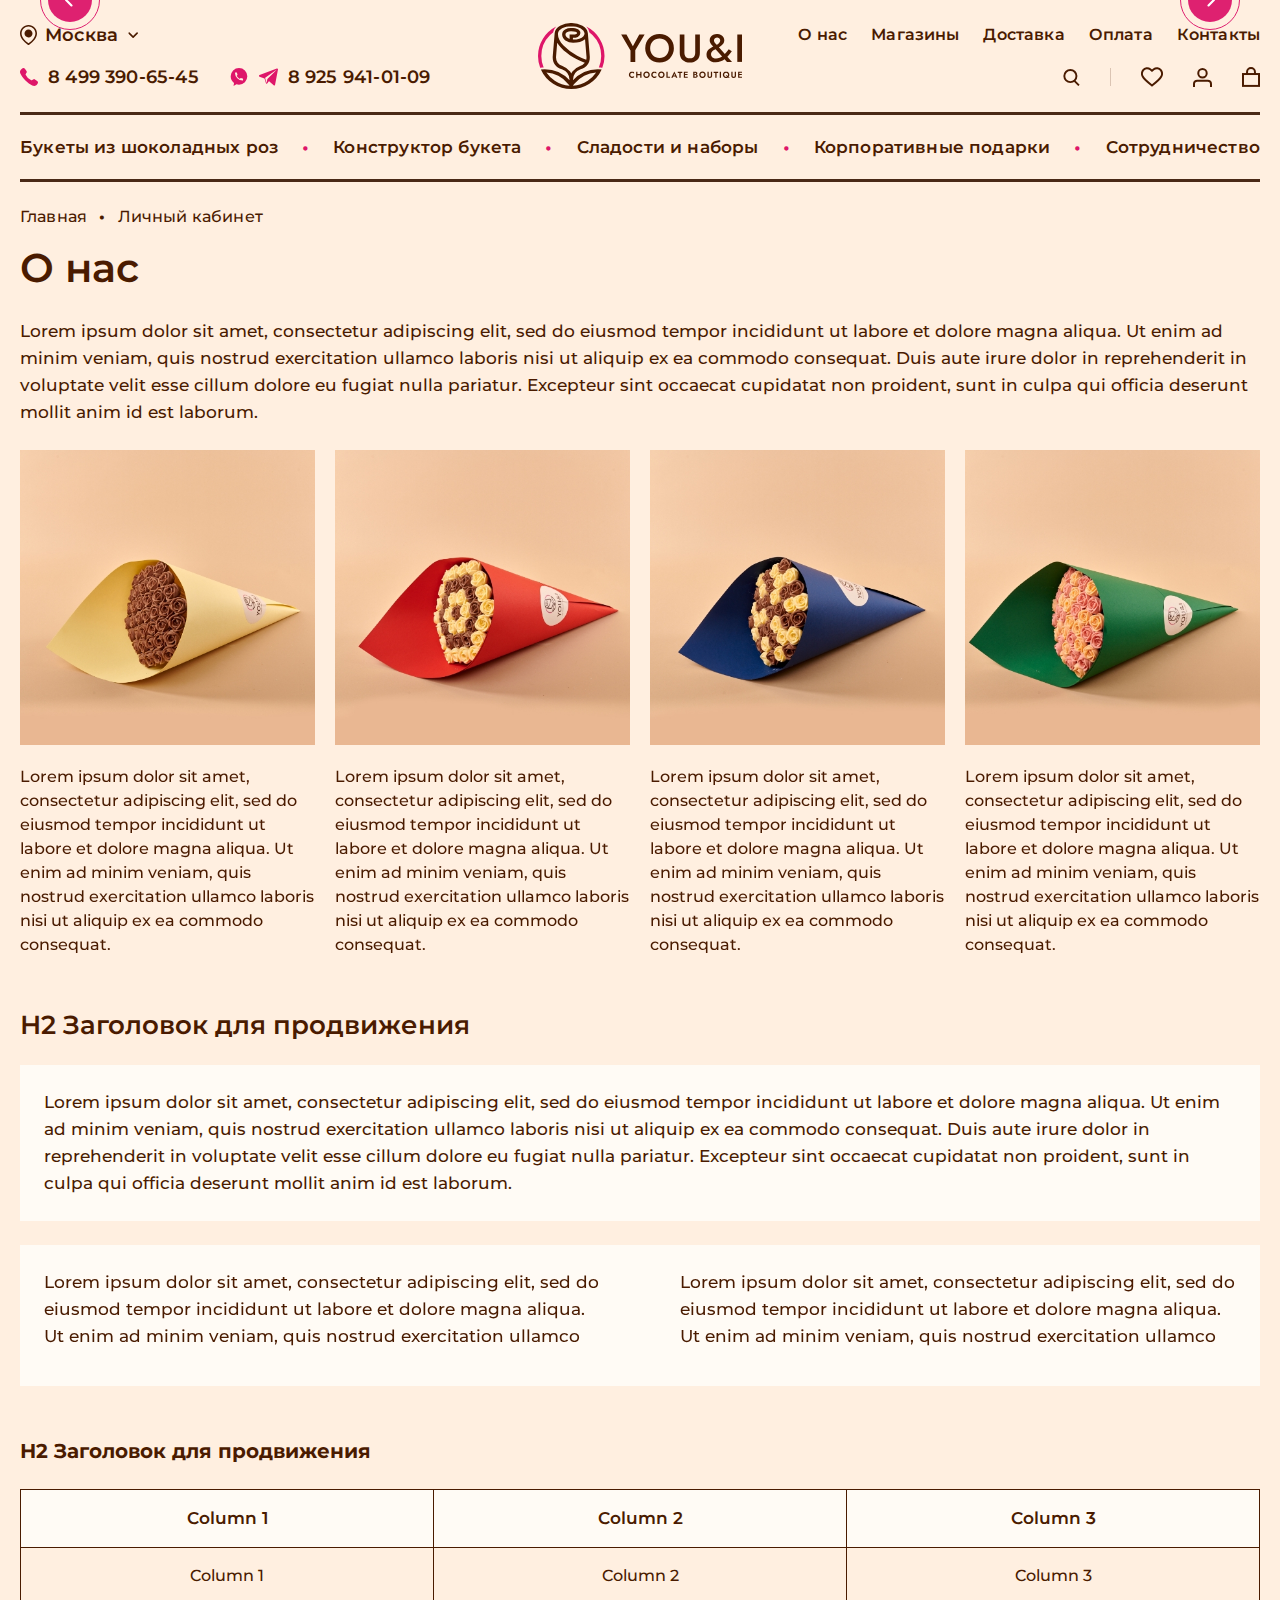
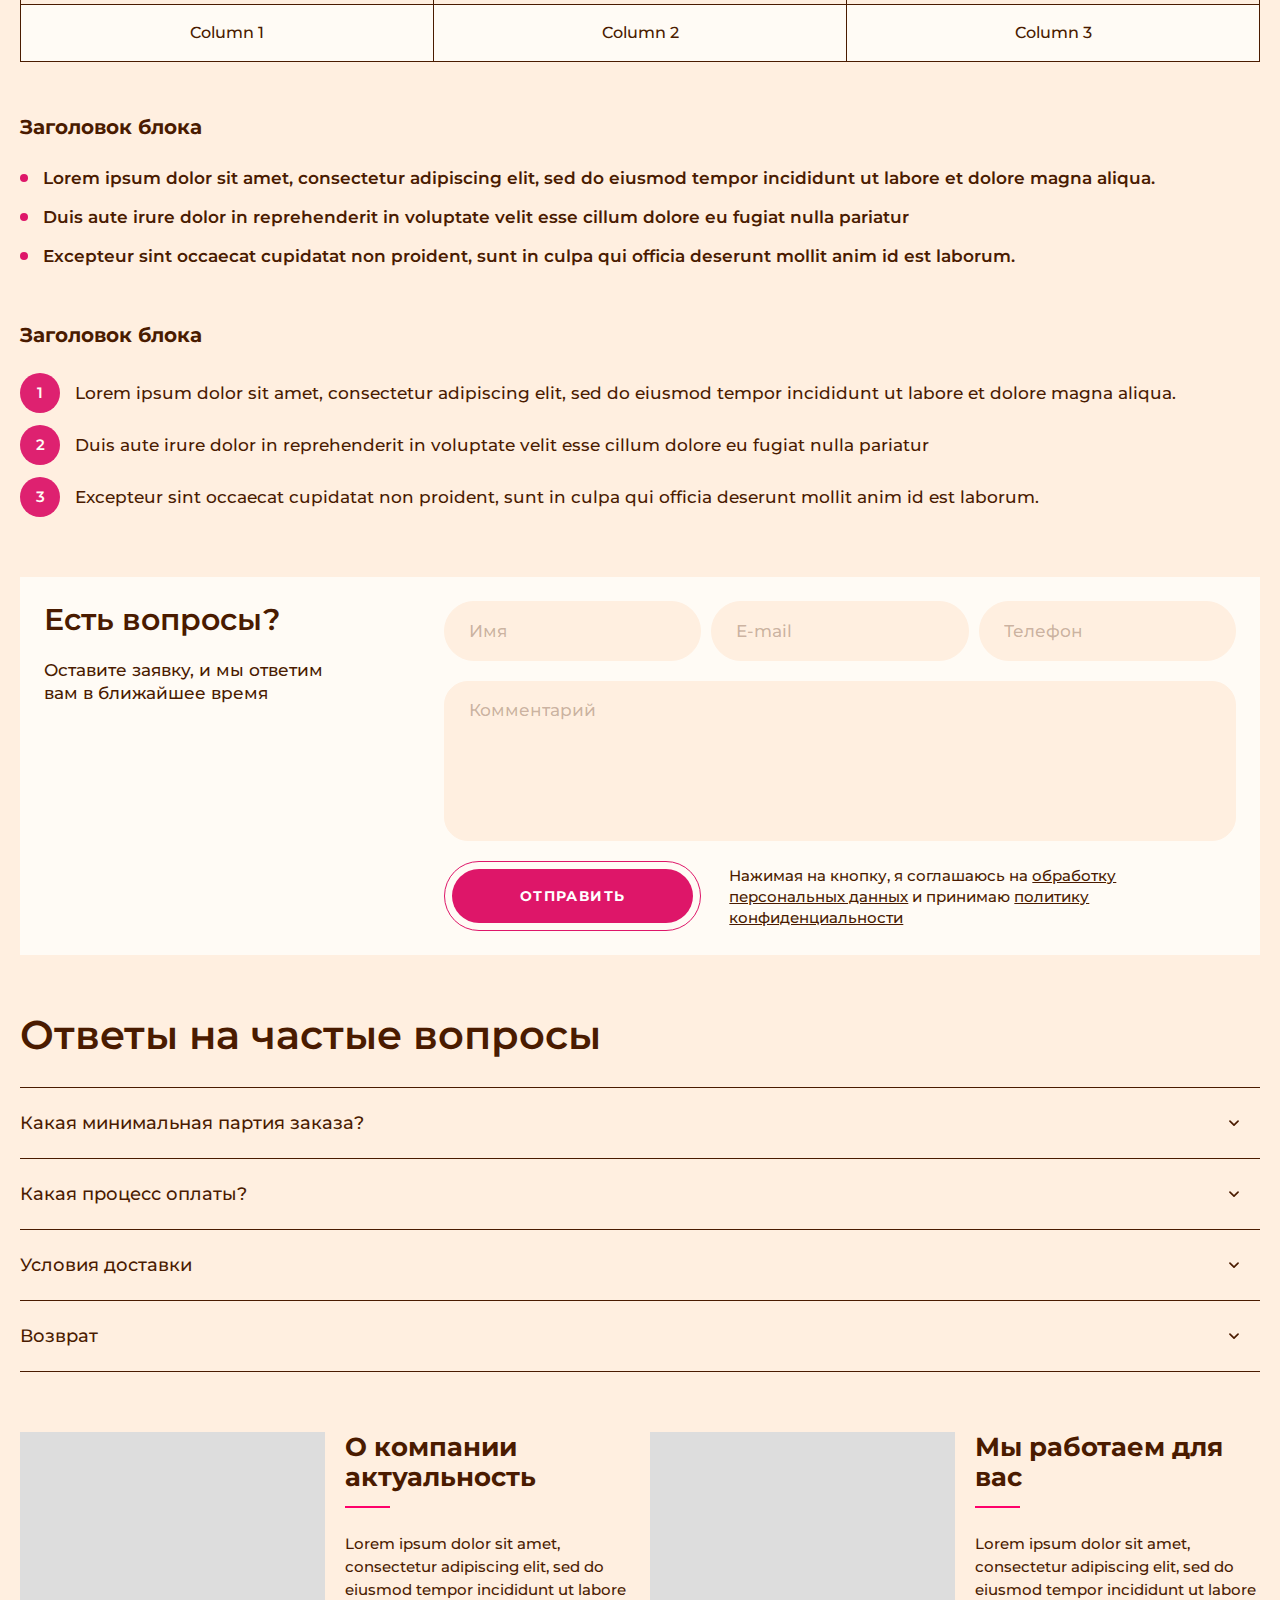
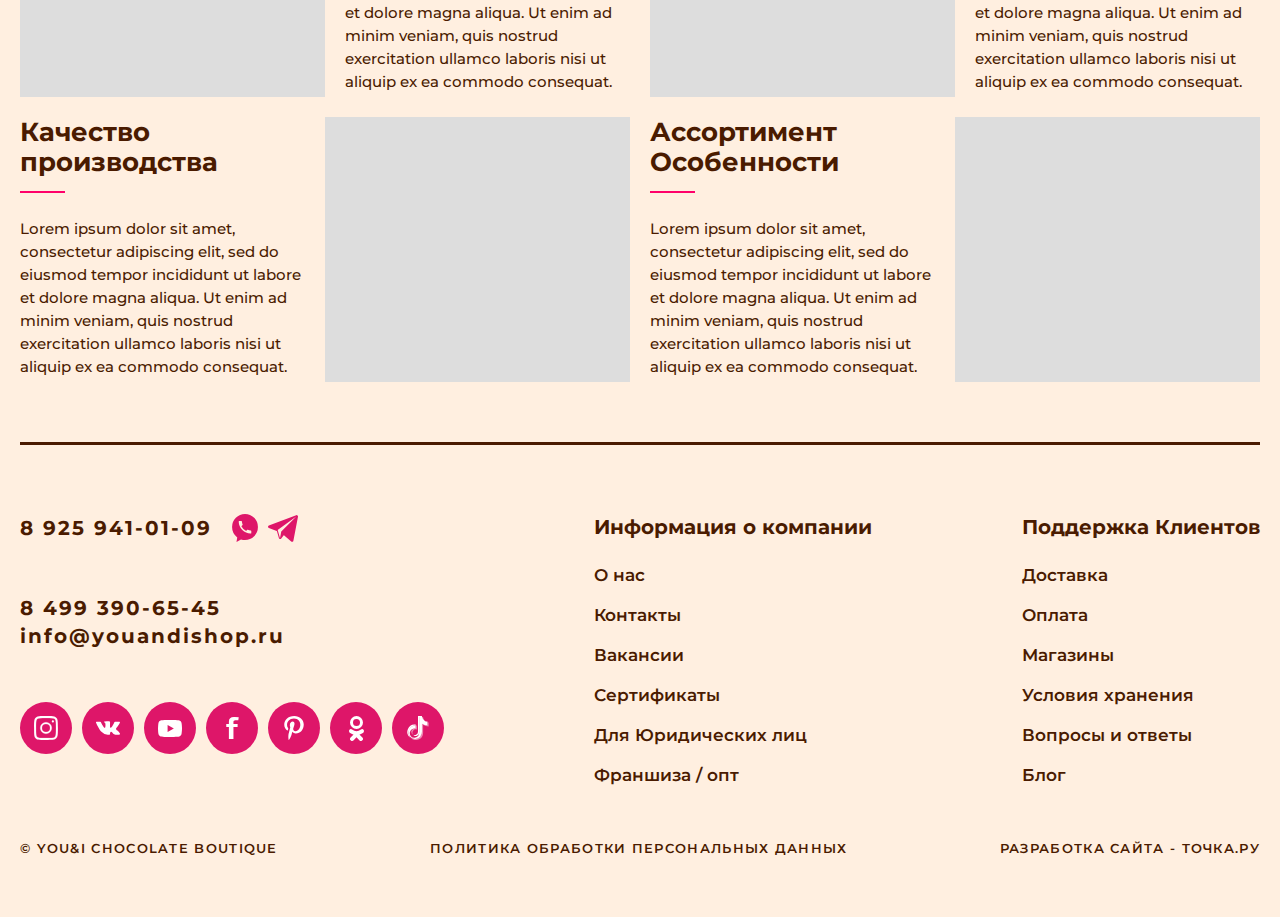
<file: text_page.html>
<!DOCTYPE html>
<html lang="ru">
	<head>
		<meta http-equiv="Content-Type" content="text/html; charset=utf-8">

		<!-- Адаптирование страницы для мобильных устройств -->
		<meta name="viewport" content="width=device-width, initial-scale=1, maximum-scale=1">

		<!-- Запрет распознования номера телефона -->
		<meta name="format-detection" content="telephone=no">
		<meta name="SKYPE_TOOLBAR" content ="SKYPE_TOOLBAR_PARSER_COMPATIBLE">

		<!-- Заголовок страницы -->
		<title>Заголовок страницы</title>

		<!-- Данное значение часто используют(использовали) поисковые системы -->
		<meta name="description" content="">
		<meta name="keywords" content="">

		<!-- Изменение цвета панели моб. браузера -->
		<meta name="msapplication-TileColor" content="#DE1669">
		<meta name="theme-color" content="#DE1669">

		<!-- Подключение шрифтов с гугла -->
		<link rel="preconnect" href="https://fonts.googleapis.com">
		<link rel="preconnect" href="https://fonts.gstatic.com" crossorigin>
		<link href="https://fonts.googleapis.com/css2?family=Montserrat:ital,wght@0,100;0,200;0,300;0,400;0,500;0,600;0,700;0,800;0,900;1,100;1,200;1,300;1,400;1,500;1,600;1,700;1,800;1,900&display=swap" rel="stylesheet">

		<!-- Подключение файлов стилей -->
		<link rel="stylesheet" href="https://unpkg.com/swiper/swiper-bundle.min.css">
		<link rel="stylesheet" href="css/swiper.css">
		<link rel="stylesheet" href="css/fancybox.css">
		<link rel="stylesheet" href="css/datepicker.min.css">
		<link rel="stylesheet" href="css/styles.css">

		<link rel="stylesheet" href="css/response_1899.css" media="print, (max-width: 1899px)">
		<link rel="stylesheet" href="css/response_1599.css" media="print, (max-width: 1599px)">
		<link rel="stylesheet" href="css/response_1279.css" media="print, (max-width: 1279px)">
		<link rel="stylesheet" href="css/response_1023.css" media="print, (max-width: 1023px)">
		<link rel="stylesheet" href="css/response_767.css" media="print, (max-width: 767px)">
		<link rel="stylesheet" href="css/response_479.css" media="(max-width: 479px)">
	</head>

	<body>
		<div class="wrap">
			<div class="main">
				<header>
					<button class="close"></button>

					<div class="mob_scroll">
						<div class="info">
							<div class="cont">
								<a href="/" class="logo">
									<img src="images/logo.svg" alt="">
								</a>

								<div class="row">
									<div class="location modal_cont">
										<button class="current mini_modal_btn" data-modal-id="#location_modal">
											<svg class="icon"><use xlink:href="images/sprite.svg#ic_location"></use></svg>
											<span>Москва</span>
											<svg class="arrow"><use xlink:href="images/sprite.svg#ic_arrow"></use></svg>
										</button>

										<div class="mini_modal" id="location_modal">
											<div class="columns">
												<div><button class="active">Москва</button></div>
												<div><button>Санкт-Петербург</button></div>
												<div><button>Екатеринбург</button></div>
												<div><button>Санкт-Петербург</button></div>
												<div><button>Москва</button></div>
												<div><button>Екатеринбург</button></div>
												<div><button>Санкт-Петербург</button></div>
												<div><button>Москва</button></div>
												<div><button>Екатеринбург</button></div>
											</div>
										</div>
									</div>

									<div class="delivery">Доставка по Москве и за МКАД с 9:00 до 21:00 ежедневно</div>

									<div class="links">
										<div><a href="/">О нас</a></div>
										<div><a href="/">Магазины</a></div>
										<div><a href="/">Доставка</a></div>
										<div><a href="/">Оплата</a></div>
										<div><a href="/">Контакты</a></div>
									</div>
								</div>

								<div class="row">
									<div class="phone">
										<svg class="icon"><use xlink:href="images/sprite.svg#ic_phone"></use></svg>
										<a href="tel:84993906545">8 499 390-65-45</a>
									</div>

									<div class="messengers">
										<a href="/" class="whatsapp_link">
											<svg class="icon"><use xlink:href="images/sprite.svg#ic_whatsapp"></use></svg>
										</a>

										<a href="/" class="telegram_link">
											<svg class="icon"><use xlink:href="images/sprite.svg#ic_telegram"></use></svg>
										</a>

										<span>8 925 941-01-09</span>
									</div>


									<div class="btns">
										<div class="search modal_cont">
											<button class="btn mini_modal_btn" data-modal-id="#search_modal">
												<svg class="icon"><use xlink:href="images/sprite.svg#ic_search"></use></svg>
											</button>

											<div class="mini_modal" id="search_modal">
												<form action="">
													<input type="text" name="" value="" class="input" placeholder="Поиск по сайту...">

													<button type="submit" class="submit_btn">
														<svg class="icon"><use xlink:href="images/sprite.svg#ic_search"></use></svg>
													</button>
												</form>
											</div>
										</div>

										<div class="sep"></div>

										<div class="favorite_link">
											<a href="/" class="link">
												<svg class="icon"><use xlink:href="images/sprite.svg#ic_favorite"></use></svg>
											</a>
										</div>

										<div class="account_link">
											<button class="link modal_btn" data-content="#login_modal">
												<svg class="icon"><use xlink:href="images/sprite.svg#ic_user"></use></svg>
											</button>
										</div>

										<div class="cart_link">
											<a href="/" class="link">
												<svg class="icon"><use xlink:href="images/sprite.svg#ic_cart"></use></svg>
											</a>
										</div>
									</div>
								</div>
							</div>
						</div>


						<div class="bottom">
							<div class="cont">
								<nav class="menu row">
									<div class="item">
										<a href="/" class="sub_link">
											<span>Букеты из шоколадных роз</span>
										</a>

										<div class="sub_menu">
											<div class="cont">
												<div class="row">
													<a href="/" class="link">
														<div class="thumb">
															<img data-src="images/tmp/sub_menu_link_thumb.jpg" alt="" class="lozad">
														</div>

														<div class="info">
															<div class="name">Букеты</div>
														</div>
													</a>

													<a href="/" class="link">
														<div class="thumb">
															<img data-src="images/tmp/sub_menu_link_thumb2.jpg" alt="" class="lozad">
														</div>

														<div class="info">
															<div class="name">Корзинки</div>
														</div>
													</a>

													<a href="/" class="link">
														<div class="thumb">
															<img data-src="images/tmp/sub_menu_link_thumb3.jpg" alt="" class="lozad">
														</div>

														<div class="info">
															<div class="name">Шляпные коробки</div>
														</div>
													</a>

													<a href="/" class="link">
														<div class="thumb">
															<img data-src="images/tmp/sub_menu_link_thumb4.jpg" alt="" class="lozad">
														</div>

														<div class="info">
															<div class="name">Сердца</div>
														</div>
													</a>

													<a href="/" class="link">
														<div class="thumb">
															<img data-src="images/tmp/sub_menu_link_thumb5.jpg" alt="" class="lozad">
														</div>

														<div class="info">
															<div class="name">Голанские розы</div>
														</div>
													</a>
												</div>
											</div>
										</div>
									</div>

									<div class="sep">&#8226;</div>

									<div class="item">
										<a href="/" class="sub_link">
											<span>Конструктор букета</span>
										</a>

										<div class="sub_menu">
											<div class="cont">
												<div class="row">
													<a href="/" class="link">
														<div class="thumb">
															<img data-src="images/tmp/sub_menu_link_thumb6.jpg" alt="" class="lozad">
														</div>

														<div class="info">
															<div class="name">Букеты</div>
														</div>
													</a>

													<a href="/" class="link">
														<div class="thumb">
															<img data-src="images/tmp/sub_menu_link_thumb7.jpg" alt="" class="lozad">
														</div>

														<div class="info">
															<div class="name">Корзинки</div>
														</div>
													</a>

													<a href="/" class="link">
														<div class="thumb">
															<img data-src="images/tmp/sub_menu_link_thumb8.jpg" alt="" class="lozad">
														</div>

														<div class="info">
															<div class="name">Шляпные коробки</div>
														</div>
													</a>

													<a href="/" class="link">
														<div class="thumb">
															<img data-src="images/tmp/sub_menu_link_thumb9.jpg" alt="" class="lozad">
														</div>

														<div class="info">
															<div class="name">Сердца</div>
														</div>
													</a>

													<a href="/" class="link">
														<div class="thumb">
															<img data-src="images/tmp/sub_menu_link_thumb10.jpg" alt="" class="lozad">
														</div>

														<div class="info">
															<div class="name">Голанские розы</div>
														</div>
													</a>
												</div>
											</div>
										</div>
									</div>

									<div class="sep">&#8226;</div>

									<div class="item">
										<a href="/" class="sub_link">
											<span>Сладости и наборы</span>
										</a>

										<div class="sub_menu">
											<div class="cont">
												<div class="row">
													<a href="/" class="link">
														<div class="thumb">
															<img data-src="images/tmp/sub_menu_link_thumb11.jpg" alt="" class="lozad">
														</div>

														<div class="info">
															<div class="name">Шоколад</div>
														</div>
													</a>

													<a href="/" class="link">
														<div class="thumb">
															<img data-src="images/tmp/sub_menu_link_thumb12.jpg" alt="" class="lozad">
														</div>

														<div class="info">
															<div class="name">Весовые сладости</div>
														</div>
													</a>

													<a href="/" class="link">
														<div class="thumb">
															<img data-src="images/tmp/sub_menu_link_thumb13.jpg" alt="" class="lozad">
														</div>

														<div class="info">
															<div class="name">Наборы</div>
														</div>
													</a>

													<a href="/" class="link">
														<div class="thumb">
															<img data-src="images/tmp/sub_menu_link_thumb14.jpg" alt="" class="lozad">
														</div>

														<div class="info">
															<div class="name">Конфеты</div>
														</div>
													</a>
												</div>
											</div>
										</div>
									</div>

									<div class="sep">&#8226;</div>

									<div class="item">
										<a href="/" class="sub_link">
											<span>Корпоративные подарки</span>
										</a>

										<div class="sub_menu">
											<div class="cont">
												<div class="row">
													<a href="/" class="link">
														<div class="thumb">
															<img data-src="images/tmp/sub_menu_link_thumb15.jpg" alt="" class="lozad">
														</div>

														<div class="info">
															<div class="name">Букеты</div>
														</div>
													</a>

													<a href="/" class="link">
														<div class="thumb">
															<img data-src="images/tmp/sub_menu_link_thumb16.jpg" alt="" class="lozad">
														</div>

														<div class="info">
															<div class="name">Шоколад</div>
														</div>
													</a>

													<a href="/" class="link">
														<div class="thumb">
															<img data-src="images/tmp/sub_menu_link_thumb17.jpg" alt="" class="lozad">
														</div>

														<div class="info">
															<div class="name">Наборы</div>
														</div>
													</a>
												</div>
											</div>
										</div>
									</div>

									<div class="sep">&#8226;</div>

									<div class="item">
										<a href="/" class="sub_link">
											<span>Сотрудничество</span>
										</a>

										<div class="sub_menu">
											<div class="cont">
												<div class="row">
													<a href="/" class="link">
														<div class="thumb">
															<img data-src="images/tmp/sub_menu_link_thumb18.jpg" alt="" class="lozad">
														</div>

														<div class="info">
															<div class="name">Франшиза</div>
														</div>
													</a>

													<a href="/" class="link">
														<div class="thumb">
															<img data-src="images/tmp/sub_menu_link_thumb19.jpg" alt="" class="lozad">
														</div>

														<div class="info">
															<div class="name">Оптовикам</div>
														</div>
													</a>
												</div>
											</div>
										</div>
									</div>
								</nav>
							</div>
						</div>
					</div>
				</header>


				<section class="mob_header">
					<div class="cont">
						<a href="/" class="logo">
							<img src="images/logo.svg" alt="">
						</a>

						<div class="contacts">
							<div class="phone">
								<svg class="icon"><use xlink:href="images/sprite.svg#ic_phone"></use></svg>
								<a href="tel:84993906545">8 499 390-65-45</a>
							</div>

							<div class="messengers">
								<a href="/" class="whatsapp_link">
									<svg class="icon"><use xlink:href="images/sprite.svg#ic_whatsapp"></use></svg>
								</a>

								<a href="/" class="telegram_link">
									<svg class="icon"><use xlink:href="images/sprite.svg#ic_telegram"></use></svg>
								</a>

								<span>8 925 941-01-09</span>
							</div>
						</div>

						<div class="btns">
							<div class="search modal_cont">
								<button class="btn mini_modal_btn" data-modal-id="#mob_search_modal">
									<svg class="icon"><use xlink:href="images/sprite.svg#ic_search"></use></svg>
								</button>

								<div class="mini_modal" id="mob_search_modal">
									<form action="">
										<input type="text" name="" value="" class="input" placeholder="Поиск по сайту...">

										<button type="submit" class="submit_btn">
											<svg class="icon"><use xlink:href="images/sprite.svg#ic_search"></use></svg>
										</button>
									</form>
								</div>
							</div>

							<div class="sep"></div>

							<div class="favorite_link">
								<a href="/" class="link">
									<svg class="icon"><use xlink:href="images/sprite.svg#ic_favorite"></use></svg>
								</a>
							</div>

							<div class="sep mob_show"></div>

							<div class="account_link">
								<button class="link modal_btn" data-content="#login_modal">
									<svg class="icon"><use xlink:href="images/sprite.svg#ic_user"></use></svg>
								</button>
							</div>

							<div class="sep mob_show"></div>

							<div class="cart_link">
								<a href="/" class="link">
									<svg class="icon"><use xlink:href="images/sprite.svg#ic_cart"></use></svg>
								</a>
							</div>

							<div class="sep"></div>

							<button class="mob_menu_btn">
								<span></span>
							</button>
						</div>
					</div>
				</section>


				<section class="page_head">
					<div class="cont">
						<div class="data">
							<div class="breadcrumbs">
								<a href="/">Главная</a> <span class="sep">&#8226;</span>
								<span class="current">Личный кабинет</span>
							</div>

							<h1 class="page_title">О нас</h1>
						</div>
					</div>
				</section>


				<section class="block">
					<div class="cont">
						<div class="text_block">
							<p>Lorem ipsum dolor sit amet, consectetur adipiscing elit, sed do eiusmod tempor incididunt ut labore et dolore magna aliqua. Ut enim ad minim veniam, quis nostrud exercitation ullamco laboris nisi ut aliquip ex ea commodo consequat. Duis aute irure dolor in reprehenderit in voluptate velit esse cillum dolore eu fugiat nulla pariatur. Excepteur sint occaecat cupidatat non proident, sunt in culpa qui officia deserunt mollit anim id est laborum.</p>

							<div class="text_carousel">
								<div class="swiper-container">
									<div class="swiper-wrapper">
										<div class="slide swiper-slide">
											<figure>
												<div class="img">
													<img data-src="images/tmp/text_carousel_img.jpg" alt="" class="lozad">
												</div>

												<figcaption>Lorem ipsum dolor sit amet, consectetur adipiscing elit, sed do eiusmod tempor incididunt ut labore et dolore magna aliqua. Ut enim ad minim veniam, quis nostrud exercitation ullamco laboris nisi ut aliquip ex ea commodo consequat.</figcaption>
											</figure>
										</div>

										<div class="slide swiper-slide">
											<figure>
												<div class="img">
													<img data-src="images/tmp/text_carousel_img2.jpg" alt="" class="lozad">
												</div>

												<figcaption>Lorem ipsum dolor sit amet, consectetur adipiscing elit, sed do eiusmod tempor incididunt ut labore et dolore magna aliqua. Ut enim ad minim veniam, quis nostrud exercitation ullamco laboris nisi ut aliquip ex ea commodo consequat.</figcaption>
											</figure>
										</div>

										<div class="slide swiper-slide">
											<figure>
												<div class="img">
													<img data-src="images/tmp/text_carousel_img3.jpg" alt="" class="lozad">
												</div>

												<figcaption>Lorem ipsum dolor sit amet, consectetur adipiscing elit, sed do eiusmod tempor incididunt ut labore et dolore magna aliqua. Ut enim ad minim veniam, quis nostrud exercitation ullamco laboris nisi ut aliquip ex ea commodo consequat.</figcaption>
											</figure>
										</div>

										<div class="slide swiper-slide">
											<figure>
												<div class="img">
													<img data-src="images/tmp/text_carousel_img4.jpg" alt="" class="lozad">
												</div>

												<figcaption>Lorem ipsum dolor sit amet, consectetur adipiscing elit, sed do eiusmod tempor incididunt ut labore et dolore magna aliqua. Ut enim ad minim veniam, quis nostrud exercitation ullamco laboris nisi ut aliquip ex ea commodo consequat.</figcaption>
											</figure>
										</div>
									</div>

									<div class="swiper-button-prev">
										<div><svg class="icon"><use xlink:href="images/sprite.svg#ic_arrow"></use></svg></div>
									</div>

									<div class="swiper-button-next">
										<div><svg class="icon"><use xlink:href="images/sprite.svg#ic_arrow"></use></svg></div>
									</div>
								</div>
							</div>

							<h2>Н2 Заголовок для продвижения</h2>

							<blockquote>
								Lorem ipsum dolor sit amet, consectetur adipiscing elit, sed do eiusmod tempor incididunt ut labore et dolore magna aliqua. Ut enim ad minim veniam, quis nostrud exercitation ullamco laboris nisi ut aliquip ex ea commodo consequat. Duis aute irure dolor in reprehenderit in voluptate velit esse cillum dolore eu fugiat nulla pariatur. Excepteur sint occaecat cupidatat non proident, sunt in culpa qui officia deserunt mollit anim id est laborum.
							</blockquote>

							<blockquote>
								<div class="columns">
									<p>Lorem ipsum dolor sit amet, consectetur adipiscing elit, sed do eiusmod tempor incididunt ut labore et dolore magna aliqua. Ut enim ad minim veniam, quis nostrud exercitation ullamco</p>

									<p>Lorem ipsum dolor sit amet, consectetur adipiscing elit, sed do eiusmod tempor incididunt ut labore et dolore magna aliqua. Ut enim ad minim veniam, quis nostrud exercitation ullamco</p>
								</div>
							</blockquote>

							<h3>Н2 Заголовок для продвижения</h3>

							<div class="table_wrap">
								<table>
									<thead>
										<tr>
											<th>Column 1</th>
											<th>Column 2</th>
											<th>Column 3</th>
										</tr>
									</thead>

									<tbody>
										<tr>
											<td>Column 1</td>
											<td>Column 2</td>
											<td>Column 3</td>
										</tr>

										<tr>
											<td>Column 1</td>
											<td>Column 2</td>
											<td>Column 3</td>
										</tr>
									</tbody>
								</table>
							</div>

							<h3>Заголовок блока</h3>

							<ul>
								<li>Lorem ipsum dolor sit amet, consectetur adipiscing elit, sed do eiusmod tempor incididunt ut labore et dolore magna aliqua.</li>

								<li>Duis aute irure dolor in reprehenderit in voluptate velit esse cillum dolore eu fugiat nulla pariatur</li>

								<li>Excepteur sint occaecat cupidatat non proident, sunt in culpa qui officia deserunt mollit anim id est laborum.</li>
							</ul>

							<h3>Заголовок блока</h3>

							<ol>
								<li>Lorem ipsum dolor sit amet, consectetur adipiscing elit, sed do eiusmod tempor incididunt ut labore et dolore magna aliqua.</li>

								<li>Duis aute irure dolor in reprehenderit in voluptate velit esse cillum dolore eu fugiat nulla pariatur</li>

								<li>Excepteur sint occaecat cupidatat non proident, sunt in culpa qui officia deserunt mollit anim id est laborum.</li>
							</ol>
						</div>
					</div>
				</section>


				<section class="action_form block">
					<div class="cont">
						<div class="data">
							<div class="info">
								<div class="title">Есть вопросы?</div>
								<div class="desc">Оставите заявку, и мы ответим вам в ближайшее время</div>
							</div>

							<form action="" class="form custom_submit">
								<div class="columns row">
									<div class="line width1of3">
										<div class="field">
											<input type="text" name="" value="" class="input" placeholder="Имя">
										</div>
									</div>

									<div class="line width1of3">
										<div class="field">
											<input type="email" name="" value="" class="input" placeholder="E-mail">
										</div>
									</div>

									<div class="line width1of3">
										<div class="field">
											<input type="tel" name="" value="" class="input" placeholder="Телефон">
										</div>
									</div>
								</div>

								<div class="line">
									<div class="field">
										<textarea name="" placeholder="Комментарий"></textarea>
									</div>
								</div>

								<div class="bottom">
									<div class="submit">
										<button type="submit" class="submit_btn"><span>отправить</span></button>
									</div>

									<div class="agree">
										Нажимая на кнопку, я соглашаюсь на <a href="/">обработку персональных данных</a> и принимаю  <a href="/">политику конфиденциальности</a>
									</div>
								</div>
							</form>
						</div>
					</div>
				</section>


				<section class="faq block">
					<div class="cont">
						<div class="block_head">
							<div class="title mini">Ответы на частые вопросы</div>
						</div>

						<div class="accordion">
							<div class="item">
								<div class="head">
									<div class="title">Какая минимальная партия заказа?</div>
									<svg class="icon"><use xlink:href="images/sprite.svg#ic_arrow"></use></svg>
								</div>

								<div class="data text_block">
									<p>Lorem ipsum dolor sit amet, consectetur adipiscing elit, sed do eiusmod tempor incididunt ut labore et dolore magna aliqua. Ut enim ad minim veniam, quis nostrud exercitation ullamco laboris nisi ut aliquip ex ea commodo consequat. Duis aute irure dolor in reprehenderit in voluptate velit esse cillum dolore eu fugiat nulla pariatur. Excepteur sint occaecat cupidatat non proident, sunt in culpa qui officia deserunt mollit anim id est laborum.</p>
								</div>
							</div>

							<div class="item">
								<div class="head">
									<div class="title">Какая процесс оплаты?</div>
									<svg class="icon"><use xlink:href="images/sprite.svg#ic_arrow"></use></svg>
								</div>

								<div class="data text_block">
									<p>Lorem ipsum dolor sit amet, consectetur adipiscing elit, sed do eiusmod tempor incididunt ut labore et dolore magna aliqua. Ut enim ad minim veniam, quis nostrud exercitation ullamco laboris nisi ut aliquip ex ea commodo consequat. Duis aute irure dolor in reprehenderit in voluptate velit esse cillum dolore eu fugiat nulla pariatur. Excepteur sint occaecat cupidatat non proident, sunt in culpa qui officia deserunt mollit anim id est laborum.</p>
								</div>
							</div>

							<div class="item">
								<div class="head">
									<div class="title">Условия доставки</div>
									<svg class="icon"><use xlink:href="images/sprite.svg#ic_arrow"></use></svg>
								</div>

								<div class="data text_block">
									<p>Lorem ipsum dolor sit amet, consectetur adipiscing elit, sed do eiusmod tempor incididunt ut labore et dolore magna aliqua. Ut enim ad minim veniam, quis nostrud exercitation ullamco laboris nisi ut aliquip ex ea commodo consequat. Duis aute irure dolor in reprehenderit in voluptate velit esse cillum dolore eu fugiat nulla pariatur. Excepteur sint occaecat cupidatat non proident, sunt in culpa qui officia deserunt mollit anim id est laborum.</p>
								</div>
							</div>

							<div class="item">
								<div class="head">
									<div class="title">Возврат</div>
									<svg class="icon"><use xlink:href="images/sprite.svg#ic_arrow"></use></svg>
								</div>

								<div class="data text_block">
									<p>Lorem ipsum dolor sit amet, consectetur adipiscing elit, sed do eiusmod tempor incididunt ut labore et dolore magna aliqua. Ut enim ad minim veniam, quis nostrud exercitation ullamco laboris nisi ut aliquip ex ea commodo consequat. Duis aute irure dolor in reprehenderit in voluptate velit esse cillum dolore eu fugiat nulla pariatur. Excepteur sint occaecat cupidatat non proident, sunt in culpa qui officia deserunt mollit anim id est laborum.</p>
								</div>
							</div>
						</div>
					</div>
				</section>


				<section class="info_blocks block">
					<div class="cont">
						<div class="grid">
							<div class="item">
								<div class="thumb">
									<img data-src="images/tmp/info_blocks_thumb.jpg" alt="" class="lozad">
								</div>

								<div class="info">
									<div class="title">О компании<br> актуальность</div>

									<div class="desc">Lorem ipsum dolor sit amet, consectetur adipiscing elit, sed do eiusmod tempor incididunt ut labore et dolore magna aliqua. Ut enim ad minim veniam, quis nostrud exercitation ullamco laboris nisi ut aliquip ex ea commodo consequat.</div>
								</div>
							</div>

							<div class="item">
								<div class="thumb">
									<img data-src="images/tmp/info_blocks_thumb2.jpg" alt="" class="lozad">
								</div>

								<div class="info">
									<div class="title">Мы работаем для вас</div>

									<div class="desc">Lorem ipsum dolor sit amet, consectetur adipiscing elit, sed do eiusmod tempor incididunt ut labore et dolore magna aliqua. Ut enim ad minim veniam, quis nostrud exercitation ullamco laboris nisi ut aliquip ex ea commodo consequat.</div>
								</div>
							</div>

							<div class="item">
								<div class="info">
									<div class="title">Качество<br> производства</div>

									<div class="desc">Lorem ipsum dolor sit amet, consectetur adipiscing elit, sed do eiusmod tempor incididunt ut labore et dolore magna aliqua. Ut enim ad minim veniam, quis nostrud exercitation ullamco laboris nisi ut aliquip ex ea commodo consequat.</div>
								</div>

								<div class="thumb">
									<img data-src="images/tmp/info_blocks_thumb.jpg" alt="" class="lozad">
								</div>
							</div>

							<div class="item">
								<div class="info">
									<div class="title">Ассортимент<br> Особенности</div>

									<div class="desc">Lorem ipsum dolor sit amet, consectetur adipiscing elit, sed do eiusmod tempor incididunt ut labore et dolore magna aliqua. Ut enim ad minim veniam, quis nostrud exercitation ullamco laboris nisi ut aliquip ex ea commodo consequat.</div>
								</div>

								<div class="thumb">
									<img data-src="images/tmp/info_blocks_thumb2.jpg" alt="" class="lozad">
								</div>
							</div>
						</div>
					</div>
				</section>
			</div>


			<footer>
				<div class="cont">
					<div class="row">
						<div class="col_left">
							<div class="messengers">
								<span>8 925 941-01-09</span>

								<a href="/" class="whatsapp_link">
									<svg class="icon"><use xlink:href="images/sprite.svg#ic_whatsapp"></use></svg>
								</a>

								<a href="/" class="telegram_link">
									<svg class="icon"><use xlink:href="images/sprite.svg#ic_telegram"></use></svg>
								</a>
							</div>

							<div class="contacts">
								<div class="phone">
									<a href="tel:84993906545">8 499 390-65-45</a>
								</div>

								<div class="email">
									<a href="mailto:info@youandishop.ru">info@youandishop.ru</a>
								</div>
							</div>

							<div class="socials">
								<a href="/" target="_blank" rel="noopener nofollow" class="instagram_link">
									<svg class="icon"><use xlink:href="images/sprite.svg#ic_instagram"></use></svg>
								</a>

								<a href="/" target="_blank" rel="noopener nofollow" class="vkontakte_link">
									<svg class="icon"><use xlink:href="images/sprite.svg#ic_vkontakte"></use></svg>
								</a>

								<a href="/" target="_blank" rel="noopener nofollow" class="youtube_link">
									<svg class="icon"><use xlink:href="images/sprite.svg#ic_youtube"></use></svg>
								</a>

								<a href="/" target="_blank" rel="noopener nofollow" class="facebook_link">
									<svg class="icon"><use xlink:href="images/sprite.svg#ic_facebook"></use></svg>
								</a>

								<a href="/" target="_blank" rel="noopener nofollow" class="pinterest_link">
									<svg class="icon"><use xlink:href="images/sprite.svg#ic_pinterest"></use></svg>
								</a>

								<a href="/" target="_blank" rel="noopener nofollow" class="odnokl_link">
									<svg class="icon"><use xlink:href="images/sprite.svg#ic_odnokl"></use></svg>
								</a>

								<a href="/" target="_blank" rel="noopener nofollow" class="tiktok_link">
									<svg class="icon"><use xlink:href="images/sprite.svg#ic_tiktok"></use></svg>
								</a>
							</div>
						</div>


						<div class="col_center">
							<div class="links">
								<div class="title">Информация о<br> компании</div>

								<div class="items">
									<div><a href="/">О нас</a></div>
									<div><a href="/">Контакты</a></div>
									<div><a href="/">Вакансии</a></div>
									<div><a href="/">Сертификаты</a></div>
									<div><a href="/">Для Юридических лиц</a></div>
									<div><a href="/">Франшиза / опт</a></div>
								</div>
							</div>
						</div>


						<div class="col_right">
							<div class="links">
								<div class="title">Поддержка<br> Клиентов</div>

								<div class="items">
									<div><a href="/">Доставка</a></div>
									<div><a href="/">Оплата</a></div>
									<div><a href="/">Магазины</a></div>
									<div><a href="/">Условия хранения</a></div>
									<div><a href="/">Вопросы и ответы</a></div>
									<div><a href="/">Блог</a></div>
								</div>
							</div>
						</div>
					</div>


					<div class="row">
						<div class="col_left">
							<div class="copyright">&copy; YOU&I CHOCOLATE BOUTIQUE</div>
						</div>

						<div class="col_center">
							<div class="privaycy_policy_link">
								<a href="/">Политика обработки персональных данных</a>
							</div>
						</div>

						<div class="col_right">
							<div class="creator">
								<a href="/" target="_blanl" rel="noopener">Разработка сайта - точка.ру</a>
							</div>
						</div>
					</div>
				</div>

				<img data-src="images/bg_footer.svg" alt="" class="bg lozad">
			</footer>


			<div class="overlay"></div>
		</div>


		<div class="supports_error">
			Ваш браузер устарел рекомендуем обновить его до последней версии<br> или использовать другой более современный.
		</div>


		<section class="modal" id="quike_buy_modal">
			<div class="modal_title">Купить в один клик</div>

			<div class="modal_data">
				<form action="" class="form custom_submit">
					<div class="line">
						<div class="field">
							<input type="text" name="" value="" class="input" placeholder="Имя">
						</div>
					</div>

					<div class="line">
						<div class="field">
							<input type="tel" name="" value="" class="input" placeholder="Телефон">
						</div>
					</div>

					<div class="line">
						<div class="field">
							<input type="email" name="" value="" class="input" placeholder="E-mail">
						</div>
					</div>

					<div class="submit">
						<button type="submit" class="submit_btn">
							<span>Отправить</span>
						</button>
					</div>
				</form>
			</div>
		</section>


		<section class="modal" id="login_modal">
			<div class="modal_title big">Вход</div>

			<div class="modal_data">
				<form action="" class="form custom_submit">
					<div class="line">
						<div class="field">
							<input type="text" name="" value="" class="input" placeholder="Телефон или e-mail">
						</div>
					</div>

					<div class="line">
						<div class="field">
							<input type="password" name="" value="" class="input" placeholder="Пароль">
						</div>
					</div>

					<div class="line recovery">
						<div class="field">
							<button class="link modal_btn" data-content="#recovery_modal">Забыли пароль?</button>
						</div>
					</div>

					<div class="submit">
						<button type="submit" class="submit_btn">
							<span>Войти</span>
						</button>
					</div>
				</form>

				<div class="links">
					<div>или</div>
					<button class="link modal_btn" data-content="#register_modal">Зарегистрироваться</button>
				</div>
			</div>
		</section>


		<section class="modal" id="recovery_modal">
			<div class="modal_title">Восстановление пароля</div>

			<div class="modal_data">
				<form action="" class="form custom_submit">
					<div class="line">
						<div class="field">
							<input type="email" name="" value="" class="input" placeholder="E-mail">
						</div>
					</div>

					<div class="submit">
						<button type="submit" class="submit_btn">
							<span>Отправить</span>
						</button>
					</div>
				</form>
			</div>
		</section>


		<section class="modal" id="register_modal">
			<div class="modal_title big">Регистрация</div>

			<div class="modal_data">
				<form action="" class="form custom_submit">
					<div class="line">
						<div class="field">
							<input type="text" name="" value="" class="input" placeholder="Ваше имя">
						</div>
					</div>

					<div class="line">
						<div class="field">
							<input type="email" name="" value="" class="input" placeholder="E-mail">
						</div>
					</div>

					<div class="line">
						<div class="field">
							<input type="tel" name="" value="" class="input" placeholder="Телефон">
						</div>
					</div>

					<div class="line">
						<div class="field">
							<input type="password" name="" value="" class="input" placeholder="Пароль">
						</div>
					</div>

					<div class="line">
						<div class="field">
							<input type="password" name="" value="" class="input" placeholder="Пароль еще раз">
						</div>
					</div>

					<div class="line agree">
						<input type="checkbox" name="agree" id="register_agree_check">
						<label for="register_agree_check">
							Нажимая на кнопку, я соглашаюсь на обработку моих персональных данных и принимаю <a href="/" target="_blank">политику конфиденциальности</a>
						</label>
					</div>


					<div class="submit">
						<button type="submit" class="submit_btn">
							<span>Зарегистрироваться</span>
						</button>
					</div>
				</form>
			</div>
		</section>


		<section class="modal" id="success_modal">
			<div class="modal_title">Спасибо!</div>

			<div class="text_block">Ваше сообщение успешно отправлено. Наш менеджер свяжется с Вами.</div>
		</section>


		<section class="modal" id="add_to_cart_success">
			<div class="modal_title">Товар добавлен в корзину</div>

			<div class="product">
				<div class="thumb">
					<img src="images/tmp/product_thumb.jpg" alt="">
				</div>

				<div class="info">
					<div class="name">Букет из 37 белых шоколадных роз</div>

					<div class="price">
						<div>890 руб.</div>
						<div class="old">1 890 руб.</div>
					</div>
				</div>
			</div>
		</section>


		<!-- Подключение javascript файлов -->
		<script src="js/jquery-3.5.0.min.js"></script>
		<script src="js/lozad.min.js"></script>
		<script src="https://unpkg.com/swiper/swiper-bundle.min.js"></script>
		<script src="js/inputmask.min.js"></script>
		<script src="js/nice-select.js"></script>
		<script src="js/fancybox.min.js"></script>
		<script src="js/sticky-kit.min.js"></script>
		<script src="js/datepicker.min.js"></script>
		<script src="js/functions.js"></script>
		<script src="js/scripts.js"></script>
	</body>
</html>
</file>
<file: css/styles.css>
/* For old browsers */
@supports (not(--css: variables))
{
    .supports_error
    {
        display: flex !important;
    }
}

/* For IE */
@media screen and (-ms-high-contrast: active), (-ms-high-contrast: none)
{
    .supports_error
    {
        display: flex !important;
    }
}



/*------------------
    Reset styles
------------------*/
*
{
    box-sizing: border-box;
    margin: 0;
    padding: 0;
}

*:before,
*:after
{
    box-sizing: border-box;
}

html
{
    -webkit-font-smoothing: antialiased;
    -moz-osx-font-smoothing: grayscale;
        -ms-text-size-adjust: 100%;
    -webkit-text-size-adjust: 100%;
}

body
{
    margin: 0;

    -webkit-tap-highlight-color: transparent;
    -webkit-overflow-scrolling: touch;
    text-rendering: optimizeLegibility;
    text-decoration-skip: objects;
}

img
{
    border-style: none;
}

textarea
{
    overflow: auto;
}

input,
textarea,
input:active,
textarea:active,
button
{
    margin: 0;

    -webkit-border-radius: 0;
            border-radius: 0;
         outline: none transparent !important;
    box-shadow: none;

    -webkit-appearance: none;
            appearance: none;
    -moz-outline: none !important;
}

:focus
{
    outline: 0;
}

:hover,
:active
{
    -webkit-tap-highlight-color: rgba(0,0,0,0);
    -webkit-touch-callout: none;
}


::-ms-clear
{
    display: none;
}



/*-------------------
    Global styles
-------------------*/
:root
{
    --bg: #ffefe0;
    --scroll_width: 17px;
    --text_color: #4a1b00;
    --font_size: 20px;
    --font_size_title: 70px;
    --font_size_title_mini: 48px;
    --font_family: 'Montserrat', 'Arial', sans-serif;
}


::selection
{
    color: #fff;
    background: #de1669;
}

::-moz-selection
{
    color: #fff;
    background: #de1669;
}


.clear
{
    clear: both;
}

.left
{
    float: left;
}

.right
{
    float: right;
}



html
{
    height: 100%;
    min-height: -moz-available;
    min-height: -webkit-fill-available;
    min-height:         fill-available;
}

html.custom_scroll ::-webkit-scrollbar
{
    width: 10px;
    height: 10px;

    background-color: #ccc;
}

html.custom_scroll ::-webkit-scrollbar-thumb
{
    background-color: #de1669;
}

html.custom_scroll
{
    scrollbar-color: #de1669 #ccc;
    scrollbar-width: thin;
}


body
{
    font: var(--font_size) var(--font_family);

    height: 100%;
    min-height: -moz-available;
    min-height: -webkit-fill-available;
    min-height:         fill-available;

    color: var(--text_color);
}


button
{
    font: var(--font_size) var(--font_family);

    cursor: pointer;

    color: var(--text_color);
    border: none;
    background: none;
}


.wrap
{
    position: relative;

    display: flex;
    overflow: clip;
    flex-direction: column;

    min-width: 360px;
    min-height: 100%;

    background: var(--bg);
}


.main
{
    flex: 1 0 auto;
}


.cont
{
    width: 100%;
    max-width: 1920px;
    margin: 0 auto;
    padding: 0 20px;
}


.compensate-for-scrollbar
{
    margin-right: var(--scroll_width) !important;
}


.lozad
{
    transition: opacity .5s linear;

    opacity: 0;
}

.lozad.loaded
{
    opacity: 1;
}


.row
{
    display: flex;
    align-content: flex-start;
    align-items: flex-start;
    flex-wrap: wrap;
    justify-content: flex-start;
}



.block
{
    margin-bottom: 60px;
}

.block.big_margin
{
    margin-bottom: 80px;
}

.block.no_margin
{
    margin-bottom: 0 !important;
}



.overlay
{
    position: fixed;
    z-index: 100;
    top: 0;
    left: 0;

    display: none;

    width: 100%;
    height: 100%;

    opacity: .65;
    background: #000;
}



.supports_error
{
    font-family: 'Arial', sans-serif;
    font-size: 20px;
    line-height: 30px;

    position: fixed;
    z-index: 1000;
    top: 0;
    left: 0;

    display: none;
    align-content: center;
    align-items: center;
    flex-wrap: wrap;
    justify-content: center;

    width: 100%;
    height: 100%;
    padding: 20px;

    text-align: center;

    background: #fff;
}

.supports_error.show
{
    display: flex;
}



/*----------------
    Mini modal
----------------*/
.modal_cont
{
    position: relative;
}

.mini_modal_link
{
    display: inline-block;

    vertical-align: top;
}

.mini_modal
{
    position: absolute;
    z-index: 100;
    top: calc(100% + 30px);
    left: 0;

    visibility: hidden;

    transition: .2s linear;
    pointer-events: none;

    opacity: 0;
}

.mini_modal.active
{
    top: 100%;

    visibility: visible;

    pointer-events: auto;

    opacity: 1;
}



/*----------------
    Pagination
----------------*/
.pagination
{
    font-size: 20px;
    font-weight: 500;
    line-height: 24px;

    display: flex;
    align-content: center;
    align-items: center;
    flex-wrap: wrap;
    justify-content: flex-start;

    margin-top: 40px;

    text-transform: uppercase;
}

.pagination.center
{
    justify-content: center;
}

.pagination.alignright
{
    justify-content: flex-end;
}


.pagination > * + *
{
    margin-left: 20px;
}


.pagination a
{
    display: inline-block;

    transition: color .2s linear;
    text-align: center;
    vertical-align: top;
    text-decoration: none;

    color: currentColor;
}

.pagination a:hover,
.pagination a.active
{
    font-weight: 700;

    color: #de1669;
}


.pagination .prev,
.pagination .next
{
    display: flex;
    align-content: center;
    align-items: center;
    flex-wrap: wrap;
    justify-content: flex-start;
}

.pagination .prev
{
    margin-right: 40px;
}

.pagination .next
{
    margin-left: 40px;
}

.pagination .prev .icon,
.pagination .next .icon
{
    display: block;

    width: 16px;
    height: 8px;

    transform: rotate(90deg);
}

.pagination .prev .icon
{
    margin-right: 10px;

    transform: rotate(-90deg);
}

.pagination .next .icon
{
    margin-left: 10px;
}



/*---------------
    Accordion
---------------*/
.accordion .item
{
    position: relative;

    border-top: 1px solid var(--text_color);
    border-bottom: 1px solid var(--text_color);
}

.accordion .item:before,
.accordion .item:after
{
    position: absolute;
    top: 0;
    left: 0;

    display: block;

    width: 100%;
    height: 2px;

    content: '';
    transition: opacity .2s linear;

    opacity: 0;
    background: currentColor;
}

.accordion .item:after
{
    top: auto;
    bottom: 0;
}

.accordion .item + .item
{
    margin-top: -1px;
}


.accordion .item .head
{
    position: relative;

    padding: 28px 60px 28px 0;

    cursor: pointer;
}


.accordion .item .title
{
    font-size: 20px;
    font-weight: 500;
    line-height: 24px;
}

.accordion .item .icon
{
    position: absolute;
    top: 0;
    right: 20px;
    bottom: 0;

    display: block;

    width: 12px;
    height: 6px;
    margin: auto;

    transition: transform .2s linear;
    transform: rotate(180deg);
}


.accordion .item .data
{
    font-size: 20px;

    display: none;

    margin-top: -8px;
    padding: 0 60px 28px 0;
}


.accordion .item.active:before,
.accordion .item.active:after
{
    opacity: 1;
}

.accordion .item.active .title
{
    font-weight: 700;
}

.accordion .item.active .icon
{
    transform: rotate(0);
}



/*----------------
    Datepicker
----------------*/
.datepicker--day-name,
.datepicker--cell.-current-
{
    color: #de1669;
}

.datepicker--cell.-selected-,
.datepicker--cell.-selected-.-current-,
.datepicker--cell.-selected-.-focus-,
.datepicker--cell.-selected-.-current-.-focus-
{
    background: #de1669;
}



/*------------
    Header
------------*/
header
{
    position: relative;
    z-index: 99;
    top: 0;
    left: 0;

    width: 100%;
}


header > .close
{
    position: absolute;
    top: 0;
    left: 100%;

    display: none;

    width: 50px;
    height: 50px;

    cursor: pointer;

    border: none;
    background: none;
}

header > .close:before,
header > .close:after
{
    position: absolute;
    top: 0;
    right: 0;
    bottom: 0;
    left: 0;

    display: block;

    width: 50%;
    height: 2px;
    margin: auto;

    content: '';
    transform: rotate(45deg);

    background: #fff;
}

header > .close:after
{
    transform: rotate(-45deg);
}

header.show > .close
{
    display: block;
}



header .info
{
    padding: 28px 0;
}

header .info .cont
{
    position: relative;
}

header .info .row
{
    align-content: center;
    align-items: center;
    justify-content: space-between;
}



header .logo
{
    position: absolute;
    top: 0;
    right: 0;
    bottom: 0;
    left: 0;

    display: block;

    width: 203.934px;
    height: 66.5px;
    margin: auto;
}

header .logo img
{
    display: block;
}



header .row + .row
{
    margin-top: 28px;
}



header .location .current
{
    font-size: 18px;
    font-weight: 600;
    line-height: 22px;

    display: flex;
    align-content: center;
    align-items: center;
    flex-wrap: wrap;
    justify-content: flex-start;

    text-align: left;
    letter-spacing: .01em;
}

header .location .current .icon
{
    display: block;

    width: 17px;
    height: 20px;
    margin-right: 8px;
}

header .location .current .arrow
{
    display: block;

    width: 10.263px;
    height: 5.931px;
    margin-left: 10px;

    transform: rotate(180deg);
}


header .location .mini_modal
{
    margin-top: 12px;
    padding: 24px 20px 16px;

    background: var(--bg);
    box-shadow: 0 10px 20px rgb(74 27 0 / 30%);
}

header .location .mini_modal .columns
{
    column-gap: 32px;
    column-count: 3;
}

header .location .mini_modal .columns > *
{
    transform: translateZ(0);

    --webkit-column-break-inside: avoid;
    page-break-inside: avoid;
    break-inside: avoid;
}

header .location .mini_modal .columns > * + *
{
    margin-top: 12px;
}

header .location .mini_modal button
{
    font-size: 16px;
    font-weight: 500;
    line-height: 20px;

    display: block;

    transition: color .2s linear;
    text-align: left;
    white-space: nowrap;
}

header .location .mini_modal button:hover,
header .location .mini_modal button.active
{
    color: #de1669;
}



header .delivery
{
    font-size: 18px;
    font-weight: 600;
    line-height: 22px;

    margin-left: 30px;

    letter-spacing: .005em;

    opacity: .5;
}



header .links
{
    font-size: 18px;
    font-weight: 600;
    line-height: 22px;

    display: flex;
    align-content: center;
    align-items: center;
    flex-wrap: wrap;
    justify-content: flex-start;

    margin-left: auto;

    letter-spacing: .01em;
}

header .links > * + *
{
    margin-left: 30px;
}

header .links a
{
    display: inline-block;

    transition: color .2s linear;
    vertical-align: top;
    text-decoration: none;

    color: currentColor;
}

header .links a:hover
{
    text-decoration: underline;

    color: #de2170;
}



header .phone
{
    font-size: 18px;
    font-weight: 600;
    line-height: 22px;

    display: flex;
    align-content: center;
    align-items: center;
    flex-wrap: wrap;
    justify-content: flex-start;

    letter-spacing: .01em;
}

header .phone > * + *
{
    margin-left: 10px;
}

header .phone .icon
{
    display: block;

    width: 18px;
    height: 20px;

    color: #de1669;
}

header .phone a
{
    white-space: nowrap;
    text-decoration: none;

    color: currentColor;
}



header .messengers
{
    font-size: 18px;
    font-weight: 600;
    line-height: 22px;

    display: flex;
    align-content: center;
    align-items: center;
    flex-wrap: wrap;
    justify-content: flex-start;

    margin-right: auto;
    margin-left: 30px;

    letter-spacing: .01em;
}

header .messengers > * + *
{
    margin-left: 10px;
}

header .messengers .icon
{
    display: block;

    color: #de1669;
}

header .messengers .whatsapp_link .icon
{
    width: 20px;
    height: 18px;
}

header .messengers .telegram_link .icon
{
    width: 19px;
    height: 18px;
}



header .btns
{
    display: flex;
    align-content: center;
    align-items: center;
    flex-wrap: wrap;
    justify-content: flex-start;

    margin-left: auto;
}

header .btns > * + *
{
    margin-left: 30px;
}

header .btns .sep
{
    width: 1px;
    height: 18px;

    opacity: .2;
    background: var(--text_color);
}



header .search .btn
{
    display: flex;
    align-content: center;
    align-items: center;
    flex-wrap: wrap;
    justify-content: center;

    transition: color .2s linear;

    color: currentColor;
}

header .search .btn .icon
{
    display: block;

    width: 17px;
    height: 17px;

    color: currentColor;
}

header .search .btn:hover
{
    color: #de1669;
}


header .search .mini_modal
{
    top: -11px;
    right: -12px;
    left: auto;

    border-radius: 20px;
    background: var(--bg);
    box-shadow: 0 10px 20px rgba(74,27,0,.3);
}

header .search form
{
    display: flex;
    align-content: center;
    align-items: center;
    flex-wrap: wrap;
    justify-content: flex-start;

    width: 360px;
    max-width: 100%;
}

header .search ::-webkit-input-placeholder
{
    color: rgba(54,20,1,.5);
}

header .search :-moz-placeholder
{
    color: rgba(54,20,1,.5);
}

header .search :-ms-input-placeholder
{
    color: rgba(54,20,1,.5);
}

header .search .input
{
    font-family: var(--font_family);
    font-size: 14px;

    display: block;

    width: 100%;
    height: 40px;
    padding: 0 52px 0 16px;

    color: var(--text_color);
    border: none;
    background: #ffefe0;
}

header .search .submit_btn
{
    position: relative;

    display: flex;
    align-content: center;
    align-items: center;
    flex-wrap: wrap;
    justify-content: center;

    width: 40px;
    height: 40px;
    margin-left: -40px;
}

header .search .submit_btn .icon
{
    display: block;

    width: 17px;
    height: 17px;

    color: currentColor;
}

header .search .submit_btn:hover
{
    color: #de1669;
}



header .favorite_link .link
{
    display: flex;
    align-content: center;
    align-items: center;
    flex-wrap: wrap;
    justify-content: center;

    transition: color .2s linear;

    color: currentColor;
}

header .favorite_link .link .icon
{
    width: 22px;
    height: 20px;

    color: currentColor;
}

header .favorite_link .link:hover
{
    color: #de1669;
}



header .account_link .link
{
    display: flex;
    align-content: center;
    align-items: center;
    flex-wrap: wrap;
    justify-content: center;

    transition: color .2s linear;

    color: currentColor;
}

header .account_link .link .icon
{
    width: 19px;
    height: 19px;

    color: currentColor;
}

header .account_link .link:hover
{
    color: #de1669;
}



header .cart_link .link
{
    display: flex;
    align-content: center;
    align-items: center;
    flex-wrap: wrap;
    justify-content: center;

    transition: color .2s linear;

    color: currentColor;
}

header .cart_link .link .icon
{
    width: 18px;
    height: 20px;

    color: currentColor;
}

header .cart_link .link:hover
{
    color: #de1669;
}



header .menu
{
    align-content: center;
    align-items: center;
    justify-content: space-between;

    border-top: 4px solid #4a2916;
}


header .menu .sep
{
    font-size: 20px;
    font-weight: 600;
    line-height: 34px;

    white-space: nowrap;

    color: #de1669;
}


header .menu .item > a
{
    font-size: 20px;
    font-weight: 600;
    line-height: 24px;

    display: flex;
    align-content: center;
    align-items: center;
    flex-wrap: wrap;
    justify-content: center;

    min-height: 80px;

    transition: color .2s linear;
    text-align: center;
    text-decoration: none;
    letter-spacing: .01em;

    color: currentColor;
}

header .menu .item > a span
{
    transition: border-color .2s linear;

    border-bottom: 1px solid transparent;
}

header .menu .item:hover > a,
header .menu .item > a.active
{
    color: #de2170;
}

header .menu .item:hover > a span,
header .menu .item > a.active span
{
    border-color: #de1669;
}


header .menu .sub_menu
{
    position: absolute;
    z-index: 9;
    top: 100%;
    left: 0;

    visibility: hidden;

    min-width: 100%;
    padding-bottom: 20px;

    transition: .2s linear;
    pointer-events: none;

    opacity: 0;
    background: #ffefe0;
    box-shadow: 0 10px 20px rgba(74,27,0,.3);
}

header .menu .sub_menu:before
{
    position: absolute;
    z-index: -1;
    bottom: 100%;
    left: 0;

    display: block;

    width: 100%;
    height: 10px;

    content: '';

    background: #ffefe0;
}

header .menu .item:hover > a.touch_link + .sub_menu
{
    visibility: hidden;

    opacity: 0;
}

header .menu .item:hover .sub_menu,
header .menu .item > a.touch_link + .sub_menu.show
{
    top: 100%;

    visibility: visible;

    pointer-events: auto;

    opacity: 1;
}


header .menu .sub_menu .row
{
    margin-bottom: -20px;
    margin-left: -20px;
}

header .menu .sub_menu .row > *
{
    width: calc(20% - 20px);
    margin-bottom: 20px;
    margin-left: 20px;
}


header .menu .sub_menu .link
{
    position: relative;

    display: block;
    overflow: hidden;

    text-decoration: none;

    color: #ffefe0;
}

header .menu .sub_menu .link:after
{
    position: absolute;
    z-index: 2;
    top: 0;
    left: 0;

    display: block;

    width: 100%;
    height: 100%;

    content: '';

    opacity: 0;
    border: 2px solid #de1669;
    box-shadow: inset 0 0 0 8px #ffefe0;
}


header .menu .sub_menu .link .thumb
{
    position: relative;
    z-index: 1;

    overflow: hidden;

    padding-bottom: 100%;

    background: #ddd;
}

header .menu .sub_menu .link .thumb img
{
    position: absolute;
    top: 0;
    left: 0;

    display: block;

    width: 100%;
    height: 100%;

    object-fit: cover;
}

header .menu .sub_menu .link .thumb:after
{
    position: absolute;
    bottom: -10%;
    left: 0;

    width: 120%;
    height: 130%;

    content: '';

    background:    -moz-radial-gradient(center, ellipse cover,  rgba(74,27,0,.09) 0%, rgba(81,22,0,.8) 100%);
    background: -webkit-radial-gradient(center, ellipse cover,  rgba(74,27,0,.09) 0%,rgba(81,22,0,.8) 100%);
    background:         radial-gradient(ellipse at center,  rgba(74,27,0,.09) 0%,rgba(81,22,0,.8) 100%);
}


header .menu .sub_menu .link .info
{
    position: absolute;
    z-index: 3;
    bottom: 0;
    left: 0;

    display: flex;
    align-content: center;
    align-items: center;
    flex-wrap: wrap;
    justify-content: flex-start;

    width: 100%;
    padding: 30px;
}

header .menu .sub_menu .link .name
{
    font-size: 20px;
    font-weight: 700;
    line-height: 26px;

    position: relative;

    padding-bottom: 10px;
}

header .menu .sub_menu .link .name:after
{
    position: absolute;
    bottom: 0;
    left: 0;

    display: block;

    width: 45px;
    height: 2px;

    content: '';
    pointer-events: none;

    background: #ff006a;
}


header .menu .sub_menu .link:hover,
header .menu .sub_menu .link.active
{
    background: #f6f6f6;
}

header .menu .sub_menu .link:hover:after,
header .menu .sub_menu .link.active:after
{
    opacity: 1;
}

header .menu .sub_menu .link:hover .thumb:after,
header .menu .sub_menu .link.active .thumb:after
{
    opacity: .8;
    background: var(--text_color);
}

header .menu .sub_menu .link:hover .info,
header .menu .sub_menu .link.active .info
{
    height: 100%;
}



/*-----------------
    Mob. header
-----------------*/
.mob_header
{
    position: relative;
    z-index: 9;
    top: 0;
    left: 0;

    display: none;

    width: 100%;
    padding: 16px 0;
}

.mob_header .cont
{
    display: flex;
    align-content: center;
    align-items: center;
    flex-wrap: wrap;
    justify-content: space-between;
}


.mob_header .logo
{
    margin-right: auto;
}

.mob_header .logo,
.mob_header .logo img
{
    display: block;

    width: 200px;
}



.mob_header .contacts
{
    display: flex;
    align-content: center;
    align-items: center;
    flex-wrap: wrap;
    justify-content: flex-start;

    margin: 0 auto;
}


.mob_header .phone
{
    font-size: 18px;
    font-weight: 600;
    line-height: 22px;

    display: flex;
    align-content: center;
    align-items: center;
    flex-wrap: wrap;
    justify-content: flex-start;

    letter-spacing: .01em;
}

.mob_header .phone > * + *
{
    margin-left: 10px;
}

.mob_header .phone .icon
{
    display: block;

    width: 18px;
    height: 20px;

    color: #de1669;
}

.mob_header .phone a
{
    white-space: nowrap;
    text-decoration: none;

    color: currentColor;
}



.mob_header .messengers
{
    font-size: 18px;
    font-weight: 600;
    line-height: 22px;

    display: flex;
    align-content: center;
    align-items: center;
    flex-wrap: wrap;
    justify-content: flex-start;

    margin-left: 24px;

    letter-spacing: .01em;
}

.mob_header .messengers > * + *
{
    margin-left: 10px;
}

.mob_header .messengers .icon
{
    display: block;

    color: #de1669;
}

.mob_header .messengers .whatsapp_link .icon
{
    width: 20px;
    height: 18px;
}

.mob_header .messengers .telegram_link .icon
{
    width: 19px;
    height: 18px;
}



.mob_header .btns
{
    display: flex;
    align-content: center;
    align-items: center;
    flex-wrap: wrap;
    justify-content: flex-start;

    margin-left: auto;
}

.mob_header .btns > * + *
{
    margin-left: 24px;
}

.mob_header .btns .sep
{
    width: 1px;
    height: 18px;

    opacity: .2;
    background: var(--text_color);
}

.mob_header .btns .sep.mob_show
{
    display: none;
}



.mob_header .search .btn
{
    display: flex;
    align-content: center;
    align-items: center;
    flex-wrap: wrap;
    justify-content: center;

    transition: color .2s linear;

    color: currentColor;
}

.mob_header .search .btn .icon
{
    width: 17px;
    height: 17px;

    color: currentColor;
}

.mob_header .search .btn:hover
{
    color: #de1669;
}


.mob_header .search .mini_modal
{
    top: -11px;
    right: -12px;
    left: auto;

    border-radius: 20px;
    background: var(--bg);
    box-shadow: 0 10px 20px rgba(74,27,0,.3);
}

.mob_header .search form
{
    display: flex;
    align-content: center;
    align-items: center;
    flex-wrap: wrap;
    justify-content: flex-start;

    width: 512px;
    max-width: 100%;
}

.mob_header .search ::-webkit-input-placeholder
{
    color: rgba(54,20,1,.5);
}

.mob_header .search :-moz-placeholder
{
    color: rgba(54,20,1,.5);
}

.mob_header .search :-ms-input-placeholder
{
    color: rgba(54,20,1,.5);
}

.mob_header .search .input
{
    font-family: var(--font_family);
    font-size: 14px;

    display: block;

    width: 100%;
    height: 40px;
    padding: 0 52px 0 16px;

    color: var(--text_color);
    border: none;
    background: #ffefe0;
}

.mob_header .search .submit_btn
{
    position: relative;

    display: flex;
    align-content: center;
    align-items: center;
    flex-wrap: wrap;
    justify-content: center;

    width: 40px;
    height: 40px;
    margin-left: -40px;
}

.mob_header .search .submit_btn .icon
{
    display: block;

    width: 17px;
    height: 17px;

    color: currentColor;
}

.mob_header .search .submit_btn:hover
{
    color: #de1669;
}



.mob_header .favorite_link .link
{
    display: flex;
    align-content: center;
    align-items: center;
    flex-wrap: wrap;
    justify-content: center;

    transition: color .2s linear;

    color: currentColor;
}

.mob_header .favorite_link .link .icon
{
    width: 22px;
    height: 20px;

    color: currentColor;
}

.mob_header .favorite_link .link:hover
{
    color: #de1669;
}



.mob_header .account_link .link
{
    display: flex;
    align-content: center;
    align-items: center;
    flex-wrap: wrap;
    justify-content: center;

    transition: color .2s linear;

    color: currentColor;
}

.mob_header .account_link .link .icon
{
    width: 19px;
    height: 19px;

    color: currentColor;
}

.mob_header .account_link .link:hover
{
    color: #de1669;
}



.mob_header .cart_link .link
{
    display: flex;
    align-content: center;
    align-items: center;
    flex-wrap: wrap;
    justify-content: center;

    transition: color .2s linear;

    color: currentColor;
}

.mob_header .cart_link .link .icon
{
    width: 18px;
    height: 20px;

    color: currentColor;
}

.mob_header .cart_link .link:hover
{
    color: #de1669;
}



.mob_header .mob_menu_btn
{
    display: flex;
    align-content: center;
    align-items: center;
    flex-wrap: wrap;
    justify-content: center;

    width: 48px;
    height: 38px;
    margin: 0 -10px 0 14px;
    padding: 10px;
}

.mob_header .mob_menu_btn span
{
    position: relative;

    display: block;

    width: 100%;
    height: 2px;

    background: var(--text_color);
}

.mob_header .mob_menu_btn span:before,
.mob_header .mob_menu_btn span:after
{
    position: absolute;
    top: -8px;
    left: 0;

    display: block;

    width: 100%;
    height: 100%;

    content: '';

    background: var(--text_color);
}

.mob_header .mob_menu_btn span:after
{
    top: 8px;
}



/*---------------
    Page head
---------------*/
.page_head
{
    margin-bottom: 30px;
}


.page_head .data
{
    padding-top: 31px;

    border-top: 4px solid #4a2916;
}



.breadcrumbs
{
    font-size: 20px;
    font-weight: 500;
    line-height: 34px;

    letter-spacing: .01em;
}

.breadcrumbs a
{
    transition: color .2s linear;
    text-decoration: none;

    color: currentColor;
}

.breadcrumbs a:hover
{
    text-decoration: underline;

    color: #de1669;
}

.breadcrumbs .sep
{
    font-weight: 700;

    display: inline-block;

    margin: 0 8px;

    vertical-align: top;
}



.page_title
{
    font-size: var(--font_size_title_mini);
    font-weight: 600;
    line-height: calc(var(--font_size_title_mini) + 10px);

    display: block;

    margin-top: 20px;
}



/*----------------
    Block head
----------------*/
.block_head
{
    width: 100%;
    margin-bottom: 40px;
}


.block_head .title
{
    font-size: var(--font_size_title);
    font-weight: 700;
    line-height: calc(var(--font_size_title) + 10px);
}

.block_head .title.mini
{
    font-size: var(--font_size_title_mini);
    font-weight: 600;
    line-height: calc(var(--font_size_title_mini) + 10px);
}


.block_head .desc
{
    font-size: 20px;
    font-weight: 600;
    line-height: 26px;

    margin-top: 20px;
}

.block_head .desc a
{
    text-decoration: none;

    color: #de1669;
}

.block_head .desc a:hover
{
    text-decoration: underline;
}



/*------------------
    Form elements
------------------*/
.form
{
    --form_border_color: #ffefe0;
    --form_focus_color: #3bae70;
    --form_error_color: #ed4b4b;
    --form_border_radius: 38px;
    --form_bg_color: #ffefe0;
    --form_placeholder_color: rgba(74,27,0,.3);
}


.form ::-webkit-input-placeholder
{
    color: var(--form_placeholder_color);
}

.form :-moz-placeholder
{
    color: var(--form_placeholder_color);
}

.form ::-moz-placeholder
{
    opacity: 1;
    color: var(--form_placeholder_color);
}

.form :-ms-input-placeholder
{
    color: var(--form_placeholder_color);
}


.form .cols
{
    margin-left: -50px;
}

.form .cols .col
{
    width: calc(50% - 50px);
    margin-left: 50px;
}


.form .columns
{
    margin-left: calc(var(--form_columns_offset) * -1);

    --form_columns_offset: 10px;
}

.form .columns > *
{
    width: calc(50% - var(--form_columns_offset));
    margin-left: var(--form_columns_offset);
}


.form .columns > *.width1of3
{
    width: calc(33.333% - var(--form_columns_offset));
}

.form .columns > *.width2of3
{
    width: calc(66.666% - var(--form_columns_offset));
}

.form .columns > *.width3of3
{
    width: calc(100% - var(--form_columns_offset));
}


.form .line
{
    margin-bottom: 20px;
}


.form .field
{
    position: relative;
}


.form .input
{
    font: 500 20px var(--font_family);

    display: block;

    width: 100%;
    height: 76px;
    padding: 0 24px;

    transition: border-color .2s linear;

    color: var(--text_color);
    border: 1px solid var(--form_border_color);
    border-radius: var(--form_border_radius);
    background: var(--form_bg_color);
}

.form textarea
{
    font: 500 20px var(--font_family);

    display: block;

    width: 100%;
    height: 160px;
    padding: 24px;

    resize: none;
    transition: border-color .2s linear;

    color: var(--text_color);
    border: 1px solid var(--form_border_color);
    border-radius: var(--form_border_radius);
    background: var(--form_bg_color);
}


.form .input:-webkit-autofill
{
    -webkit-box-shadow: inset 0 0 0 50px var(--form_bg_color) !important;
}


.form .input:focus,
.form textarea:focus
{
    border-color: var(--form_focus_color);
}


.form .error
{
    color: var(--form_error_color);
    border-color: var(--form_error_color);
}


.form input[type=file]
{
    display: none;
}

.form input[type=file] + label
{
    font-size: 14px;
    font-weight: 700;
    line-height: 24px;

    position: relative;

    display: block;

    width: 100%;
    height: 66px;
    padding: 7px;

    cursor: pointer;
    transition: .2s linear;
    text-decoration: none;
    letter-spacing: .1em;
    text-transform: uppercase;

    color: #fff;
    border: 1px solid rgba(54,20,1,.5);
    border-radius: 40px;
}

.form input[type=file] + label div
{
    display: flex;
    align-content: center;
    align-items: center;
    flex-wrap: wrap;
    justify-content: center;

    height: 100%;
    padding: 0 24px;

    text-align: center;

    border-radius: inherit;
    background: #4a1b00;
}

.form input[type=file] + label.active span
{
    display: block;
    overflow: hidden;

    white-space: nowrap;
    text-overflow: ellipsis;
}

.form input[type=file] + label:hover
{
    padding: 0;
}


.form .agree
{
    font-size: 20px;
    font-weight: 500;
    line-height: 28px;
}

.form .agree a
{
    transition: color .2s linear;

    color: currentColor;
}

.form .agree a:hover
{
    color: #de1669;
}


.form .recovery .link
{
    font-size: 16px;
    font-weight: 500;
    line-height: 22px;

    transition: color .2s linear;

    color: currentColor;
}

.form .recovery .link:hover
{
    color: #de1669;
}


.form .submit_btn
{
    font-size: 14px;
    font-weight: 700;
    line-height: 24px;

    position: relative;

    display: block;

    width: 100%;
    height: 76px;
    padding: 7px;

    transition: .2s linear;
    text-decoration: none;
    letter-spacing: .1em;
    text-transform: uppercase;

    color: #fff;
    border: 1px solid #de1669;
    border-radius: 40px;
}

.form .submit_btn span
{
    display: flex;
    align-content: center;
    align-items: center;
    flex-wrap: wrap;
    justify-content: center;

    height: 100%;

    border-radius: inherit;
    background: #de1669;
}

.form .submit_btn:hover
{
    padding: 0;
}



.form .bottom
{
    display: flex;
    align-content: center;
    align-items: center;
    flex-wrap: wrap;
    justify-content: flex-start;

    margin-left: calc(var(--form_columns_offset) * -1);

    --form_columns_offset: 10px;
}

.form .bottom .submit
{
    width: calc(33.333% - var(--form_columns_offset));
    margin-left: var(--form_columns_offset);
}

.form .bottom .agree
{
    width: calc(66.666% - 40px);
    margin-left: 40px;
}



/*----------------
    Typography
----------------*/
.text_block
{
    font-size: 22px;
    font-weight: 500;
    line-height: 32px;
}


.text_block > *,
.text_block .columns > *
{
    margin-bottom: 30px;
}


.text_block > :last-child,
.text_block .cols .col > :last-child,
.text_block blockquote > :last-child,
.text_block q > :last-child,
.text_block .columns > :last-child
{
    margin-bottom: 0 !important;
}

.text_block > :first-child,
.text_block .cols .col > :first-child,
.text_block blockquote > :first-child,
.text_block q > :first-child,
.text_block .columns > :first-child
{
    margin-top: 0 !important;
}


.text_block h2
{
    font-size: 34px;
    font-weight: 600;
    line-height: 42px;
}

.text_block h2
{
    font-size: 26px;
    font-weight: 600;
    line-height: 32px;
}


.text_block * + h2,
.text_block * + h3
{
    margin-top: 60px;
}

.text_block h2 + *,
.text_block h3 + *
{
    margin-top: 0 !important;
}


.text_block img
{
    display: block;

    max-width: 100%;
}

.text_block img.loaded
{
    height: auto !important;
}


.text_block figure .img
{
    position: relative;

    overflow: hidden;

    padding-bottom: 100%;

    background: #ddd;
}

.text_block figure .img img
{
    position: absolute;
    top: 0;
    left: 0;

    display: block;

    width: 100%;
    height: 100%;

    object-fit: cover;
}

.text_block figure figcaption
{
    font-size: 18px;
    line-height: 30px;

    display: block;

    margin-top: 20px;
}


.text_block .table_wrap
{
    overflow: auto;

    max-width: 100%;
}

.text_block .table_wrap::-webkit-scrollbar
{
    width: 5px;
    height: 5px;
}

.text_block table
{
    width: 100%;

    table-layout: fixed;
    border-spacing: 0;
    border-collapse: collapse;
}

.text_block table th
{
    font-size: 20px;
    font-weight: 600;
    line-height: 24px;

    padding: 17px;

    text-align: center;
    vertical-align: middle;

    border: 1px solid var(--text_color);
    background: #fffbf5;
}

.text_block table td
{
    font-size: 20px;
    font-weight: 500;
    line-height: 24px;

    padding: 17px;

    text-align: center;
    vertical-align: middle;

    border: 1px solid var(--text_color);
}

.text_block table tbody tr:nth-child(2n) td
{
    background: #fffbf5;
}


.text_block blockquote,
.text_block q
{
    display: block;

    width: 100%;
    padding: 30px 20px;

    background: #fffbf5;
}


.text_block .columns
{
    column-gap: 80px;
    column-count: 2;
}

.text_block .columns > *
{
    transform: translateZ(0);

    --webkit-column-break-inside: avoid;
    page-break-inside: avoid;
    break-inside: avoid;
}


.text_block ul li
{
    font-weight: 600;

    position: relative;

    display: block;
    overflow: hidden;

    padding-left: 23px;

    list-style-type: none;
}

.text_block ul li + li
{
    margin-top: 15px;
}

.text_block ul li:before
{
    position: absolute;
    top: 12px;
    left: 0;

    display: block;

    width: 8px;
    height: 8px;

    content: '';

    border-radius: 50%;
    background: #de1669;
}


.text_block ol
{
    counter-reset: li;
}

.text_block ol li
{
    position: relative;

    display: flex;
    overflow: hidden;
    align-content: center;
    align-items: center;
    flex-wrap: wrap;
    justify-content: flex-start;

    min-height: 50px;
    padding-left: 65px;

    list-style-type: none;
}

.text_block ol li + li
{
    margin-top: 15px;
}

.text_block ol li:before
{
    font-size: 16px;
    font-weight: 600;
    line-height: 50px;

    position: absolute;
    top: 0;
    left: 0;

    width: 50px;
    height: 50px;

    content: counters(li, '') '';
    counter-increment: li;
    text-align: center;

    color: #fffbf5;
    border-radius: 50%;
    background: #de2170;
}


.text_block .text_carousel .swiper-button-next,
.text_block .text_carousel .swiper-button-prev
{
    top: 0;
    bottom: auto;

    margin: 0;

    transform: translateY(-50%);
}

.text_block .text_carousel .swiper-button-prev
{
    left: 40px;
}

.text_block .text_carousel .swiper-button-next
{
    right: 40px;
}


.text_block a
{
    color: #de1669;
}

.text_block a:hover
{
    text-decoration: none;
}



/*-------------------
    First section
-------------------*/
.first_section
{
    position: relative;
    z-index: 5;
}


.first_section .data
{
    position: relative;
    z-index: 3;

    display: flex;
    overflow: hidden;
    align-content: center;
    align-items: center;
    flex-wrap: wrap;
    justify-content: flex-start;

    min-height: 713px;
    padding: 60px 96px;

    background: #ffefe0;
}

.first_section .data:after
{
    position: absolute;
    z-index: -1;
    top: 0;
    left: 0;

    width: 100%;
    height: 100%;

    content: '';

    background:    -moz-radial-gradient(center, ellipse cover,  rgba(74,55,44,.17) 0%, rgba(54,20,1,.83) 100%);
    background: -webkit-radial-gradient(center, ellipse cover,  rgba(74,55,44,.17) 0%,rgba(54,20,1,.83) 100%);
    background:         radial-gradient(ellipse at center,  rgba(74,55,44,.17) 0%,rgba(54,20,1,.83) 100%);
}


.first_section .bg
{
    position: absolute;
    z-index: -2;
    top: 0;
    left: 0;

    width: 100%;
    height: 100%;

    background-repeat: no-repeat;
    background-position: 50%;
    background-size: cover;
}


.first_section .title
{
    font-size: 80px;
    font-weight: 700;
    line-height: 100%;

    display: flex;
    align-content: center;
    align-items: center;
    flex-wrap: wrap;
    justify-content: flex-start;

    color: #ffefe0;
}

.first_section .title .sep
{
    width: 100px;
    height: 6px;
    margin: 10px 20px 0;

    background: #fffbf5;
}


.first_section .link
{
    font-size: 14px;
    font-weight: 700;
    line-height: 24px;

    position: relative;

    display: block;

    width: 260px;
    height: 76px;
    margin-top: 48px;
    padding: 7px;

    transition: .2s linear;
    text-decoration: none;
    letter-spacing: .1em;
    text-transform: uppercase;

    color: #fff;
    border: 1px solid #de1669;
    border-radius: 40px;
}

.first_section .link div
{
    display: flex;
    align-content: center;
    align-items: center;
    flex-wrap: wrap;
    justify-content: center;

    height: 100%;

    border-radius: inherit;
    background: #de1669;
}

.first_section .link .icon
{
    display: block;

    width: 20px;
    height: 20px;
    margin-left: 10px;
}

.first_section .link:hover
{
    padding: 0;
}



/*----------------
    Categories
----------------*/
.categories
{
    position: relative;
    z-index: 3;
}


.categories .bg
{
    position: absolute;
    z-index: -1;
    bottom: -589px;
    left: 50%;

    display: block;

    width: 1920px;
    height: 2159px;
    margin-left: -960px;
}

.categories .bg2
{
    position: absolute;
    z-index: -1;
    bottom: 52px;
    left: 50%;

    display: block;

    width: 1920px;
    height: 1426px;
    margin-left: -960px;
}


.categories .row
{
    position: relative;
    z-index: 5;

    align-content: stretch;
    align-items: stretch;

    margin-bottom: -20px;
    margin-left: -20px;
}

.categories .row > *
{
    width: calc(33.333% - 20px);
    margin-bottom: 20px;
    margin-left: 20px;
}

.categories .row > *.big
{
    width: calc(50% - 20px);
}


.categories .category
{
    position: relative;

    display: block;
    overflow: hidden;

    text-decoration: none;

    color: #ffefe0;
}


.categories .category .thumb
{
    position: relative;

    overflow: hidden;

    height: 400px;

    background: #ffefe0;
}

.categories .category .thumb img
{
    position: absolute;
    top: 0;
    left: 0;

    display: block;

    width: 100%;
    height: 100%;

    transition: transform .3s linear;

    object-fit: cover;
}

.categories .category .thumb:after
{
    position: absolute;
    bottom: 0;
    left: 0;

    width: 100%;
    height: 200%;

    content: '';

    background:    -moz-radial-gradient(center, ellipse cover,  rgba(74,27,0,0) 0%, rgba(75,26,0,0) 18%, rgba(81,22,0,1) 100%);
    background: -webkit-radial-gradient(center, ellipse cover,  rgba(74,27,0,0) 0%,rgba(75,26,0,0) 18%,rgba(81,22,0,1) 100%);
    background:         radial-gradient(ellipse at center,  rgba(74,27,0,0) 0%,rgba(75,26,0,0) 18%,rgba(81,22,0,1) 100%);
}

.categories .category.big .thumb:after
{
    bottom: -100%;

    width: 200%;
    height: 300%;

    background:    -moz-radial-gradient(center, ellipse cover,  rgba(74,27,0,0) 0%, rgba(75,26,0,0) 18%, rgba(78,24,0,.9) 64%, rgba(81,22,0,1) 100%);
    background: -webkit-radial-gradient(center, ellipse cover,  rgba(74,27,0,0) 0%,rgba(75,26,0,0) 18%,rgba(78,24,0,.9) 64%,rgba(81,22,0,1) 100%);
    background:         radial-gradient(ellipse at center,  rgba(74,27,0,0) 0%,rgba(75,26,0,0) 18%,rgba(78,24,0,.9) 64%,rgba(81,22,0,1) 100%);
}


.categories .category .info
{
    position: absolute;
    z-index: 3;
    bottom: 0;
    left: 0;

    width: 100%;
    padding: 24px 40px;
}

.categories .category .name
{
    font-size: 26px;
    font-weight: 700;
    line-height: 32px;

    position: relative;

    padding-bottom: 15px;

    transition: padding .3s linear;
}

.categories .category .name:after
{
    position: absolute;
    bottom: 0;
    left: 0;

    display: block;

    width: 45px;
    height: 2px;

    content: '';
    pointer-events: none;

    background: #ff006a;
}

.categories .category .desc
{
    font-size: 16px;
    font-weight: 700;
    line-height: 20px;

    margin-top: 15px;
}


.categories .category:hover .thumb img
{
    transform: scale(1.1);
}

.categories .category:hover .name
{
    padding-bottom: 32px;
}


.categories .info_block
{
    margin-top: 20px;
}



/*----------------
    Info block
----------------*/
.info_block
{
    position: relative;
    z-index: 3;

    display: flex;
    align-content: stretch;
    align-items: stretch;
    flex-wrap: wrap;
    justify-content: space-between;
}


.info_block.bg_circle:before
{
    position: absolute;
    z-index: -1;
    top: -74px;
    left: 50%;

    display: block;

    width: 795px;
    height: 792px;
    margin-left: -253px;

    content: '';

    border-radius: 50%;
    background: #ffefe0;
}


.info_block .thumb
{
    position: relative;

    display: flex;
    flex-direction: column;

    width: calc(50% - 10px);
    min-height: 620px;

    background: #ffefe0;
}

.info_block .thumb.margin
{
    margin-bottom: 85px;
}


.info_block .thumb .img
{
    position: relative;
    z-index: 3;

    overflow: hidden;
    flex: 1 0 auto;
}

.info_block .thumb img,
.info_block .thumb video
{
    display: block;

    width: 100%;
    min-height: 100%;

    transition: transform .3s linear;

    object-fit: cover;
}

.info_block .thumb img.bg_img
{
    position: absolute;
    z-index: -1;
    top: 0;
    left: 0;

    height: 100%;
}

.info_block .thumb:hover img
{
    transform: scale(1.1);
}


.info_block .info
{
    width: calc(50% - 10px);
    padding: 100px 61px;
}


.info_block .info .title
{
    font-size: 48px;
    font-weight: 600;
    line-height: 68px;

    width: 716px;
    max-width: 100%;
}

.info_block .info .title span
{
    color: #de1669;
}


.info_block .info .list
{
    font-size: 20px;
    font-weight: 700;
    line-height: 40px;

    margin-top: 60px;

    text-transform: uppercase;

    color: #de1669;
}

.info_block .info .list > *
{
    position: relative;

    padding-left: 20px;
}

.info_block .info .list > *:before
{
    position: absolute;
    top: 17px;
    left: 0;

    display: block;

    width: 6px;
    height: 6px;

    content: '';

    border-radius: 50%;
    background: currentColor;
}


.info_block .info .desc
{
    font-size: 26px;
    font-weight: 600;
    line-height: 40px;

    width: 637px;
    max-width: 100%;
    margin-top: 60px;
}


.info_block .link
{
    font-size: 18px;
    font-weight: 700;
    line-height: 34px;

    position: absolute;
    z-index: 5;
    right: -130px;
    bottom: 80px;

    display: block;

    width: 260px;
    height: 260px;
    margin: auto;
    padding: 14px;

    transition: padding .2s linear;
    text-align: center;
    text-decoration: none;
    letter-spacing: .1em;
    text-transform: uppercase;

    color: #fffbf5;
    border: 1px solid #de1669;
    border-radius: 50%;
}

.info_block .info + .thumb .link
{
    right: auto;
    left: -130px;
}

.info_block .link.bottom
{
    bottom: -64px;
}

.info_block .link div
{
    display: flex;
    align-content: center;
    align-items: center;
    flex-wrap: wrap;
    justify-content: center;

    height: 100%;
    padding: 24px;

    border-radius: inherit;
    background: #de2170;
}

.info_block .thumb:hover .link
{
    padding: 0;
}



/*--------------
    Articles
--------------*/
.articles .row
{
    margin-bottom: -40px;
    margin-left: -20px;
}

.articles .row > *
{
    width: calc(25% - 20px);
    margin-bottom: 40px;
    margin-left: 20px;
}


.articles .article .thumb
{
    position: relative;

    display: block;
    overflow: hidden;

    margin-bottom: 20px;
    padding-bottom: 65.49%;

    background: #ddd;
}

.articles .article .thumb img
{
    position: absolute;
    top: 0;
    left: 0;

    display: block;

    width: 100%;
    height: 100%;

    object-fit: cover;
}


.articles .article .date
{
    font-size: 16px;
    font-weight: 600;
    line-height: 19px;

    margin-bottom: 10px;

    white-space: nowrap;

    color: #de1669;
}


.articles .article .name
{
    font-size: 26px;
    font-weight: 600;
    line-height: 32px;

    width: 415px;
    max-width: 100%;
}

.articles .article .name a
{
    display: inline-block;

    transition: color .2s linear;
    vertical-align: top;
    text-decoration: none;

    color: currentColor;
}

.articles .article .thumb:hover ~ .name a,
.articles .article .name a:hover
{
    color: #de1669;
}



/*-------------------
    Category head
-------------------*/
.category_head .data
{
    position: relative;
    z-index: 3;

    overflow: hidden;

    padding: 30px;

    background: #ffefe0;
}

.category_head .data:after
{
    position: absolute;
    z-index: -1;
    top: -25%;
    left: 0;

    width: 150%;
    height: 125%;

    content: '';

    background:    -moz-radial-gradient(center, ellipse cover,  rgba(74,55,44,.4) 0%, rgba(54,20,1,.9) 100%);
    background: -webkit-radial-gradient(center, ellipse cover,  rgba(74,55,44,.4) 0%,rgba(54,20,1,.9) 100%);
    background:         radial-gradient(ellipse at center,  rgba(74,55,44,.4) 0%,rgba(54,20,1,.9) 100%);
}


.category_head .bg
{
    position: absolute;
    z-index: -2;
    top: 0;
    right: 0;

    width: 100%;
    height: 100%;

    background-repeat: no-repeat;
    background-position: 50%;
    background-size: cover;
}


.category_head .breadcrumbs
{
    margin-bottom: 60px;

    color: #ffefe0;
}


.category_head .category_name
{
    font-size: var(--font_size_title_mini);
    font-weight: 700;
    line-height: calc(var(--font_size_title_mini) + 10px);

    display: block;

    padding-left: 70px;

    color: #ffefe0;
}


.category_head .category_desc
{
    font-size: 22px;
    font-weight: 600;
    line-height: 32px;

    margin-top: 60px;

    color: #ffefe0;
}



/*----------------
    Tags cloud
----------------*/
.tags_cloud
{
    margin-bottom: 40px;
}


.tags_cloud .slider_wrap
{
    position: relative;

    padding: 0 100px;
}

.tags_cloud .swiper-container .slide
{
    width: auto;
}


.tags_cloud .tag a
{
    font-size: 20px;
    font-weight: 500;
    line-height: 24px;

    display: block;

    padding: 25px 35px;

    transition: .2s linear;
    text-align: center;
    text-decoration: none;

    color: currentColor;
    border: 1px solid var(--text_color);
    border-radius: 40px;
}

.tags_cloud .tag a:hover,
.tags_cloud .tag a.active
{
    color: #de1669;
    border-color: #de1669;
    box-shadow: inset 0 0 0 2px #de1669;
}



/*-------------------
    Products head
-------------------*/
.products_head
{
    margin-bottom: 40px;
}


.products_head .sort
{
    font-size: 20px;
    font-weight: 500;
    line-height: 24px;

    display: flex;
    align-content: center;
    align-items: center;
    flex-wrap: wrap;
    justify-content: flex-start;

    margin-right: auto;
}

.products_head .sort .name
{
    margin-right: 20px;
}


.products_head select
{
    display: none;
}

.products_head .nice-select
{
    position: relative;

    display: block;
}

.products_head .nice-select .current
{
    font-size: 20px;
    font-weight: 600;
    line-height: 24px;

    position: relative;
    z-index: 10;

    display: block;
    overflow: hidden;

    padding-right: 22px;

    cursor: pointer;
    white-space: nowrap;
    text-overflow: ellipsis;
}

.products_head .nice-select .current:after
{
    position: absolute;
    top: -2px;
    right: 2px;
    bottom: 0;

    display: block;

    width: 8px;
    height: 8px;
    margin: auto;

    content: '';
    transform: rotate(-45deg);

    border-bottom: 2px solid;
    border-left: 2px solid;
}

.products_head .nice-select .list
{
    position: absolute;
    z-index: 9;
    top: -16px;
    left: -22px;

    visibility: hidden;
    overflow: hidden;

    width: calc(100% + 44px);
    padding: 48px 0 8px;

    transition: .2s linear;

    opacity: 0;
    background: #ffefe0;
    box-shadow: 0 10px 20px rgba(74,27,0,.3);
}

.products_head .nice-select.open .list
{
    visibility: visible;

    opacity: 1;
}

.products_head .nice-select .list .scrollbar
{
    overflow: auto;

    max-height: 240px;
}

.products_head .nice-select .list .list_item
{
    font-size: 18px;
    font-weight: 600;
    line-height: 22px;

    padding: 8px 22px;

    cursor: pointer;
    transition: color .2s linear;
}

.products_head .nice-select .list .list_item:empty
{
    display: none;
}

.products_head .nice-select .list .list_item:hover,
.products_head .nice-select .list .list_item.selected
{
    color: #de1669;
}


.products_head .pagination
{
    margin: 0 0 0 auto;
}



/*--------------
    Products
--------------*/
.products .grid
{
    display: grid;

    min-width: 0;
    min-height: 0;

    grid-gap: 20px;
    grid-template-columns: repeat(3, 1fr);
    grid-auto-rows: auto;
}


.products .swiper-button-next,
.products .swiper-button-prev
{
    top: 0;
    bottom: auto;

    margin: 0;

    transform: translateY(-50%);
}

.products .swiper-button-prev
{
    left: 40px;
}

.products .swiper-button-next
{
    right: 40px;
}


.products .product
{
    position: relative;
}


.products .product .sticker
{
    font-size: 18px;
    font-weight: 700;
    line-height: 22px;

    position: absolute;
    z-index: 3;
    top: 30px;
    left: 25px;

    padding: 14px 32px;

    white-space: nowrap;
    letter-spacing: .1em;
    text-transform: uppercase;

    border-radius: 25px;
    background: #ffefe0;
}

.products .product .sticker.color2
{
    color: #fffbf5;
    background: #3b4879;
}

.products .product .sticker.color3
{
    color: #fffbf5;
    background: #3a6a42;
}

.products .product .sticker.color4
{
    color: #fffbf5;
    background: #d2221f;
}

.products .product .sticker.color5
{
    color: #fffbf5;
    background: #4a1b00;
}


.products .product .favorite_btn
{
    position: absolute;
    z-index: 3;
    top: 17px;
    right: 17px;

    display: flex;
    align-content: center;
    align-items: center;
    flex-wrap: wrap;
    justify-content: center;

    width: 39px;
    height: 39px;

    transition: color .2s linear;

    color: #4a1b01;
    border-radius: 50%;
    background: #fff;
}

.products .product .favorite_btn .icon
{
    display: block;

    width: 20px;
    height: 20px;
}

.products .product .favorite_btn .icon + .icon
{
    display: none;

    width: 24px;
    height: 24px;
}


.products .product .favorite_btn.active,
.products .product .favorite_btn:hover
{
    color: #de1569;
}

.products .product .favorite_btn.active .icon,
.products .product .favorite_btn:hover .icon
{
    display: none;
}

.products .product .favorite_btn.active .icon + .icon,
.products .product .favorite_btn:hover .icon + .icon
{
    display: block;
}


.products .product .favorite_btn.active:hover
{
    color: #fff;
    background: #de1569;
}


.products .product .thumb
{
    position: relative;

    display: block;
    overflow: hidden;

    margin-bottom: 20px;
    padding-bottom: 70.31%;

    background: #ddd;
}

.products .product .thumb img
{
    position: absolute;
    top: 0;
    left: 0;

    display: block;

    width: 100%;
    height: 100%;

    transition: opacity .2s linear;

    object-fit: cover;
}

.products .product:hover .thumb img,
.products .product .thumb img + img
{
    opacity: 0;
}

.products .product:hover .thumb img:last-child
{
    opacity: 1;
}

.products .product.not_available .thumb
{
    opacity: .2;
}


.products .product .name
{
    font-size: 20px;
    font-weight: 600;
    line-height: 24px;

    text-align: center;
}

.products .product .name a
{
    display: inline-block;

    transition: color .2s linear;
    vertical-align: top;
    text-decoration: none;

    color: currentColor;
}

.products .product .thumb:hover ~ .info .name  a,
.products .product .name a:hover
{
    color: #de1669;
}


.products .product .price
{
    font-size: 26px;
    font-weight: 700;
    line-height: 32px;

    display: flex;
    align-content: center;
    align-items: center;
    flex-wrap: wrap;
    justify-content: center;

    margin-top: 10px;

    text-align: center;

    color: #de3179;
}

.products .product .price .old
{
    margin-left: 20px;

    text-decoration: line-through;

    opacity: .5;
}


.products .product .btns
{
    display: flex;
    align-content: center;
    align-items: center;
    flex-wrap: wrap;
    justify-content: center;

    margin-top: 20px;
}

.products .product .btns > *
{
    width: calc(50% - 5px);
}

.products .product .btns > * + *
{
    margin-left: 10px;
}


.products .product .btns .buy_btn
{
    font-size: 14px;
    font-weight: 700;
    line-height: 18px;

    display: block;

    height: 76px;
    padding: 7px;

    transition: .2s linear;
    letter-spacing: .1em;
    text-transform: uppercase;

    color: #fff;
    border: 1px solid rgba(54,20,1,.5);
    border-radius: 40px;
}

.products .product .btns .buy_btn div
{
    display: flex;
    align-content: center;
    align-items: center;
    flex-wrap: nowrap;
    justify-content: center;

    height: 100%;

    transition: background .2s linear;
    white-space: nowrap;

    border-radius: inherit;
    background: #4a1b00;
}

.products .product .btns .buy_btn .icon
{
    display: block;

    width: 18px;
    height: 18px;
    margin-right: 10px;
}

.products .product .btns .buy_btn:hover
{
    padding: 0;

    border-color: #de1669;
}

.products .product .btns .buy_btn:hover div
{
    background: #de1669;
}


.products .product .btns .buy_btn.full_w
{
    width: calc(100% - 40px);
    margin-right: auto;
    margin-left: auto;
}


.products .product .btns .quike_buy_btn
{
    font-size: 14px;
    font-weight: 700;
    line-height: 18px;

    display: block;

    height: 76px;

    transition: .2s linear;
    letter-spacing: .1em;
    text-transform: uppercase;

    color: #4a1b00;
    border: 1px solid rgba(54,20,1,.5);
    border-radius: 40px;
}

.products .product .btns .quike_buy_btn:hover
{
    color: #fff;
    border-color: #de1669;
    background: #de1669;
}


.products .product .btns .quike_buy_btn.full_w
{
    font-size: 12px;

    width: 100%;
    height: auto;
    margin-top: 15px;

    border: none;
    border-radius: 0;
}

.products .product .btns .quike_buy_btn.full_w:hover
{
    color: #de3179;
    background: none;
}


.products .product .btns .not_available_btn
{
    font-size: 14px;
    font-weight: 700;
    line-height: 18px;

    display: block;

    width: 100%;
    height: 76px;

    letter-spacing: .1em;
    text-transform: uppercase;
    pointer-events: none;

    color: var(--text_color);
    border: 1px solid rgba(74,27,0,.5);
    border-radius: 40px;
}



.products.viewed .product .thumb
{
    padding-bottom: 100%;
}

.products.viewed .product .btns .buy_btn.full_w
{
    height: 66px;
}



.products .banner
{
    position: relative;

    display: block;
    overflow: hidden;

    text-align: center;
    text-decoration: none;

    color: #ffefe0;
}

.products .banner1
{
    grid-column: 1 / 2;
    grid-row: 1 / 2;
}

.products .banner2
{
    grid-column: 2 / 3;
    grid-row: 4 / 5;
}

.products .banner:after
{
    position: absolute;
    z-index: 2;
    bottom: 0;
    left: 0;

    width: 100%;
    height: 200%;

    content: '';
    pointer-events: none;

    background:    -moz-radial-gradient(center, ellipse cover,  rgba(74,27,0,0) 0%, rgba(75,26,0,0) 18%, rgba(81,22,0,1) 100%);
    background: -webkit-radial-gradient(center, ellipse cover,  rgba(74,27,0,0) 0%,rgba(75,26,0,0) 18%,rgba(81,22,0,1) 100%);
    background:         radial-gradient(ellipse at center,  rgba(74,27,0,0) 0%,rgba(75,26,0,0) 18%,rgba(81,22,0,1) 100%);
}


.products .banner .thumb
{
    position: absolute;
    z-index: 1;
    top: 0;
    left: 0;

    overflow: hidden;

    width: 100%;
    height: 100%;

    background: #ddd;
}

.products .banner .thumb img
{
    position: absolute;
    top: 0;
    left: 0;

    display: block;

    width: 100%;
    height: 100%;

    object-fit: cover;
}


.products .banner .info
{
    position: absolute;
    z-index: 3;
    bottom: 0;
    left: 0;

    width: 100%;
    padding: 30px;
}

.products .banner .title
{
    font-size: 26px;
    font-weight: 700;
    line-height: 32px;

    position: relative;

    width: 438px;
    max-width: 100%;
    margin: 0 auto;
    padding-top: 15px;
}

.products .banner .title:before
{
    position: absolute;
    top: 0;
    right: 0;
    left: 0;

    display: block;

    width: 45px;
    height: 2px;
    margin: auto;

    content: '';

    background: #ff006a;
}


.products .banner .btn
{
    font-size: 14px;
    font-weight: 700;
    line-height: 18px;

    display: block;

    width: 300px;
    max-width: 100%;
    height: 76px;
    margin: 20px auto 0;
    padding: 7px;

    transition: .2s linear;
    letter-spacing: .1em;
    text-transform: uppercase;

    color: #fff;
    border: 1px solid rgba(242,59,136,.5);
    border-radius: 40px;
}

.products .banner .btn div
{
    display: flex;
    align-content: center;
    align-items: center;
    flex-wrap: wrap;
    justify-content: center;

    height: 100%;

    border-radius: inherit;
    background: #de1669;
}


.products .banner:hover .btn
{
    padding: 0;

    border-color: #de1669;
}



/*-------------
    Gallery
-------------*/
.gallery .swiper-button-next,
.gallery .swiper-button-prev
{
    top: 0;
    bottom: auto;

    margin: 0;

    transform: translateY(-50%);
}

.gallery .swiper-button-prev
{
    left: 40px;
}

.gallery .swiper-button-next
{
    right: 40px;
}



.gallery .item
{
    position: relative;

    display: block;
    overflow: hidden;

    padding-bottom: 100%;

    background: #ddd;
}

.gallery .item img
{
    position: absolute;
    top: 0;
    left: 0;

    display: block;

    width: 100%;
    height: 100%;

    object-fit: cover;
}



/*------------------
    Product info
------------------*/
.product_info .cont.row
{
    align-content: stretch;
    align-items: stretch;
}


.product_info .col_left
{
    width: calc(50% - 100px);
}

.product_info .col_right
{
    width: calc(50% + 20px);
    margin-left: auto;
}


.product_info .images
{
    position: relative;

    display: flex;
    align-content: stretch;
    align-items: stretch;
    flex-wrap: wrap;
    justify-content: space-between;
}


.product_info .images .thumbs
{
    position: absolute;
    top: 0;
    left: 0;

    width: 160px;
    height: 100%;
    margin: 0;
}

.product_info .images .thumbs .slide button
{
    position: relative;

    display: block;

    width: 100%;
    height: 100%;

    background: #ddd;
}

.product_info .images .thumbs .slide button:after
{
    position: absolute;
    z-index: 3;
    top: 0;
    left: 0;

    display: block;

    width: 100%;
    height: 100%;

    content: '';
    transition: .2s linear;

    opacity: 0;
    border: 3px solid #de1669;
    border-radius: inherit;
    box-shadow: inset 0 0 0 0 var(--bg);
}

.product_info .images .thumbs .slide.swiper-slide-thumb-active button:after
{
    opacity: 1;
    box-shadow: inset 0 0 0 7px var(--bg);
}

.product_info .images .thumbs .slide img
{
    display: block;

    width: 100%;
    height: 100%;

    object-fit: cover;
}

.product_info .images .thumbs .slide .video_icon
{
    position: absolute;
    z-index: 3;
    top: 0;
    right: 0;
    bottom: 0;
    left: 0;

    width: 56px;
    height: 56px;
    margin: auto;
    padding: 4px;

    pointer-events: none;

    border: 1px solid #de2170;
    border-radius: 50%;
}

.product_info .images .thumbs .slide .video_icon span
{
    display: flex;
    align-content: center;
    align-items: center;
    flex-wrap: wrap;
    justify-content: center;

    height: 100%;

    border-radius: inherit;
    background: #de2170;
}

.product_info .images .thumbs .slide .video_icon svg
{
    display: block;

    width: 18px;
    height: 18px;

    color: #fff;
}

.product_info .images .thumbs .swiper-button-next,
.product_info .images .thumbs .swiper-button-prev
{
    width: 100%;
    height: 40px;
    margin: 0;
    padding: 0;

    border: none;
    border-radius: 0;
}

.product_info .images .thumbs .swiper-button-prev
{
    left: 0;
}

.product_info .images .thumbs .swiper-button-next
{
    top: auto;
    right: 0;
    bottom: 0;
}

.product_info .images .thumbs .swiper-button-next div,
.product_info .images .thumbs .swiper-button-prev div
{
    background: rgba(74,27,0,.3);
}

.product_info .images .thumbs .swiper-button-next .icon,
.product_info .images .thumbs .swiper-button-prev .icon
{
    transform: none;

    color: var(--text_color);
}

.product_info .images .thumbs .swiper-button-next .icon
{
    margin-left: 0;

    transform: rotate(180deg);
}


.product_info .images .big
{
    order: 2;

    width: calc(100% - 170px);
    margin-left: auto;
}

.product_info .images .big .item
{
    position: relative;

    display: block;
    overflow: hidden;

    width: 100%;
    padding-bottom: 100%;

    background: #ddd;
}

.product_info .images .big .item img,
.product_info .images .big .item video
{
    position: absolute;
    top: 0;
    left: 0;

    display: block;

    width: 100%;
    height: 100%;

    object-fit: cover;
}


.product_info .warning
{
    font-size: 12px;
    font-weight: 600;
    line-height: 16px;

    margin-top: 40px;
    padding: 30px 120px;

    text-align: center;
    letter-spacing: .05em;
    text-transform: uppercase;

    background: #fffbf5;
}

.product_info .warning span
{
    color: #de2170;
}


.product_info .socials
{
    display: flex;
    align-content: center;
    align-items: center;
    flex-wrap: wrap;
    justify-content: center;

    margin-top: 30px;
}

.product_info .socials a
{
    display: flex;
    align-content: center;
    align-items: center;
    flex-wrap: wrap;
    justify-content: center;

    width: 60px;
    height: 60px;
    padding: 12px;

    transition: .2s linear;
    text-decoration: none;

    color: #de2170;
    border-radius: 50%;
    background: #fff;
}

.product_info .socials a + a
{
    margin-left: 10px;
}

.product_info .socials .icon
{
    display: block;

    max-width: 100%;
    max-height: 100%;
}

.product_info .socials .instagram_link .icon
{
    width: 24px;
    height: 24px;
}

.product_info .socials .vkontakte_link .icon
{
    width: 24px;
    height: 14px;
}

.product_info .socials .youtube_link .icon
{
    width: 24px;
    height: 17px;
}

.product_info .socials .facebook_link .icon
{
    width: 13px;
    height: 22px;
}

.product_info .socials .pinterest_link .icon
{
    width: 20px;
    height: 24px;
}

.product_info .socials .odnokl_link .icon
{
    width: 15px;
    height: 25px;
}

.product_info .socials .tiktok_link .icon
{
    width: 22px;
    height: 24px;
}

.product_info .socials a:hover
{
    color: #fff;
    background: #de2170;
}


.product_info .product_name
{
    font-size: 34px;
    font-weight: 600;
    line-height: 44px;

    display: block;
}


.product_info .product_price
{
    font-size: 48px;
    font-weight: 600;
    line-height: 58px;

    display: flex;
    align-content: flex-end;
    align-items: flex-end;
    flex-wrap: wrap;
    justify-content: flex-start;

    margin-top: 20px;

    white-space: nowrap;

    color: #de3179;
}

.product_info .product_price .old
{
    font-size: 20px;
    line-height: 44px;

    margin-left: 20px;

    text-decoration: line-through;

    opacity: .5;
}


.product_info .buy
{
    display: flex;
    align-content: center;
    align-items: center;
    flex-wrap: wrap;
    justify-content: flex-start;

    margin-top: 86px;
}


.product_info .buy .amount
{
    position: relative;

    width: 200px;
    max-width: 100%;
}

.product_info .buy .amount button
{
    position: absolute;
    z-index: 3;
    top: 0;
    bottom: 0;
    left: 8px;

    display: block;

    width: 60px;
    height: 60px;
    margin: auto;

    border-radius: 50%;
    background: #de1669;
}

.product_info .buy .amount button:before,
.product_info .buy .amount button:after
{
    position: absolute;
    top: 0;
    right: 0;
    bottom: 0;
    left: 0;

    display: block;

    width: 16px;
    height: 2px;
    margin: auto;

    content: '';

    border-radius: 2px;
    background: #fffbf5;
}

.product_info .buy .amount button:after
{
    width: 2px;
    height: 16px;
}

.product_info .buy .amount button.plus
{
    right: 8px;
    left: auto;
}

.product_info .buy .amount button.minus:after
{
    opacity: 0;
}

.product_info .buy .amount .input
{
    font-family: var(--font_family);
    font-size: 14px;

    display: block;

    width: 100%;
    height: 76px;
    padding: 0 76px;

    text-align: center;
    letter-spacing: .1em;

    color: var(--text_color);
    border: 1px solid rgba(242,59,136,.5);
    border-radius: 40px;
    background: none;
}


.product_info .buy .buy_btn
{
    font-size: 14px;
    font-weight: 700;
    line-height: 18px;

    display: block;

    width: 276px;
    max-width: 100%;
    height: 76px;
    margin-left: 30px;
    padding: 7px;

    transition: .2s linear;
    letter-spacing: .1em;
    text-transform: uppercase;

    color: #fff;
    border: 1px solid rgba(54,20,1,.5);
    border-radius: 40px;
}

.product_info .buy .buy_btn div
{
    display: flex;
    align-content: center;
    align-items: center;
    flex-wrap: wrap;
    justify-content: center;

    height: 100%;

    transition: background .2s linear;

    border-radius: inherit;
    background: #4a1b00;
}

.product_info .buy .buy_btn .icon
{
    display: block;

    width: 18px;
    height: 18px;
    margin-right: 10px;
}

.product_info .buy .buy_btn:hover
{
    padding: 0;

    border-color: #de1669;
}

.product_info .buy .buy_btn:hover div
{
    background: #de1669;
}


.product_info .buy .quike_buy_btn
{
    font-size: 14px;
    font-weight: 700;
    line-height: 18px;

    display: block;

    margin-left: 30px;

    transition: color .2s linear;
    letter-spacing: .1em;
    text-transform: uppercase;

    color: var(--text_color);
}

.product_info .buy .quike_buy_btn:hover
{
    color: #de1669;
}


.product_info .buy .favorite
{
    margin-left: 40px;
}


.product_info .buy .favorite_btn
{
    font-size: 14px;
    font-weight: 700;

    display: flex;
    align-content: center;
    align-items: center;
    flex-wrap: wrap;
    justify-content: center;

    transition: color .2s linear;
    text-transform: uppercase;

    color: #4a1b01;
}

.product_info .buy .favorite_btn .icon
{
    display: block;

    width: 20px;
    height: 20px;
    margin-right: 9px;
}

.product_info .buy .favorite_btn .icon + .icon
{
    display: none;

    width: 24px;
    height: 24px;
    margin-top: -2px;
    margin-right: 7px;
    margin-bottom: -2px;
    margin-left: -2px;
}


.product_info .buy .favorite_btn.active,
.product_info .buy .favorite_btn:hover
{
    color: #de1569;
}

.product_info .buy .favorite_btn.active .icon,
.product_info .buy .favorite_btn:hover .icon
{
    display: none;
}

.product_info .buy .favorite_btn.active .icon + .icon,
.product_info .buy .favorite_btn:hover .icon + .icon
{
    display: block;
}


.product_info .size
{
    margin-top: 86px;
}


.product_info .size .title
{
    font-size: 12px;
    font-weight: 600;
    line-height: 15px;

    margin-bottom: 20px;

    text-transform: uppercase;
}


.product_info .size .val
{
    width: 736px;
    max-width: 100%;
}

.product_info .size .val + .val
{
    margin-top: 20px;
}


.product_info .size input[type=radio]
{
    display: none;
}

.product_info .size label
{
    font-size: 20px;
    font-weight: 500;
    line-height: 24px;

    position: relative;

    display: flex;
    align-content: center;
    align-items: center;
    flex-wrap: nowrap;
    justify-content: space-between;

    padding: 28px 39px;

    cursor: pointer;
    transition: .2s linear;

    border: 1px solid var(--text_color);
    border-radius: 40px;
}

.product_info .size label .icon
{
    position: absolute;
    top: 0;
    bottom: 0;
    left: 9px;

    display: flex;
    align-content: center;
    align-items: center;
    flex-wrap: wrap;
    justify-content: center;

    width: 22px;
    height: 22px;
    margin: auto;

    transition: .2s linear;
    pointer-events: none;

    opacity: 0;
    color: var(--bg);
    border-radius: 50%;
    background: #de3179;
}

.product_info .size label .icon > *
{
    display: block;

    width: 14px;
    height: 9px;
}

.product_info .size label .name
{
    width: 100%;
}

.product_info .size label .price
{
    font-size: 20px;
    font-weight: 700;
    line-height: 24px;

    margin-left: 30px;

    white-space: nowrap;

    color: #de1669;
}

.product_info .size label .price .old
{
    margin-left: 10px;

    text-decoration: line-through;

    opacity: .5;
}


.product_info .size input[type=radio]:checked + label
{
    padding-left: 66px;

    border-color: #de1669;
    box-shadow: inset 0 0 0 2px #de1669;
}

.product_info .size input[type=radio]:checked + label .icon
{
    left: 29px;

    opacity: 1;
}


.product_info .options
{
    display: flex;
    align-content: flex-start;
    align-items: flex-start;
    flex-wrap: wrap;
    justify-content: space-between;

    margin-top: 126px;
}


.product_info .options .option
{
    display: flex;
    align-content: center;
    align-items: center;
    flex-wrap: wrap;
    justify-content: space-between;

    width: calc(50% - 42px);
}


.product_info .options .title
{
    font-size: 12px;
    font-weight: 600;
    line-height: 15px;

    max-width: calc(100% - 124px);
    margin-bottom: 20px;

    letter-spacing: .1em;
    text-transform: uppercase;
}

.product_info .options .price
{
    font-size: 12px;
    font-weight: 700;
    line-height: 30px;

    height: 30px;
    margin-bottom: 20px;
    padding: 0 23px 0 19px;

    white-space: nowrap;

    color: #ffefe0;
    border-radius: 15px;
    background: #de1669;
}

.product_info .options .price b
{
    font-size: 16px;
}


.product_info .options .vals
{
    display: flex;
    align-content: center;
    align-items: center;
    flex-wrap: wrap;
    justify-content: flex-start;

    width: calc(100% + 10px);
    margin-bottom: -10px;
    margin-left: -10px;
}

.product_info .options .vals input[type=radio]
{
    display: none;
}

.product_info .options .vals label
{
    position: relative;

    display: block;
    overflow: hidden;

    width: calc(25% - 10px);
    margin-bottom: 10px;
    margin-left: 10px;

    cursor: pointer;
    transition: .2s linear;

    border-radius: 5px;
}

.product_info .options .vals label .img
{
    position: relative;

    display: block;
    overflow: hidden;

    padding-bottom: 100%;

    background: #ddd;
}

.product_info .options .vals label .img img
{
    position: absolute;
    top: 0;
    left: 0;

    display: block;

    width: 100%;
    height: 100%;

    object-fit: cover;
}

.product_info .options .vals label .icon
{
    position: absolute;
    z-index: 3;
    top: 0;
    right: 0;
    bottom: 0;
    left: 0;

    display: flex;
    align-content: center;
    align-items: center;
    flex-wrap: wrap;
    justify-content: center;

    width: 22px;
    height: 22px;
    margin: auto;

    transition: opacity .2s linear;
    pointer-events: none;

    opacity: 0;
    color: var(--bg);
    border-radius: 50%;
    background: #de3179;
}

.product_info .options .vals label .icon > *
{
    display: block;

    width: 14px;
    height: 9px;
}

.product_info .options .vals label:after
{
    position: absolute;
    z-index: 3;
    top: 0;
    left: 0;

    display: block;

    width: 100%;
    height: 100%;

    content: '';
    transition: .2s linear;

    opacity: 0;
    border: 3px solid #de1669;
    border-radius: inherit;
    box-shadow: inset 0 0 0 0 var(--bg);
}


.product_info .options .vals input[type=radio]:checked + label:after
{
    opacity: 1;
    box-shadow: inset 0 0 0 7px var(--bg);
}

.product_info .options .vals input[type=radio]:checked + label .icon
{
    opacity: 1;
}


.product_info .description
{
    font-size: 14px;
    font-weight: 500;
    line-height: 20px;

    margin-top: 40px;
    padding: 20px;

    background: #fffbf5;
}


.product_info .description .desc > * + *
{
    margin-top: 20px;
}


.product_info .description .features
{
    font-weight: 600;

    margin-top: 30px;
}

.product_info .description .features > *
{
    display: flex;
    align-content: center;
    align-items: center;
    flex-wrap: wrap;
    justify-content: flex-start;
}

.product_info .description .features > * + *
{
    margin-top: 10px;
}

.product_info .description .features .name
{
    width: 316px;
    max-width: 100%;
}

.product_info .description .features .val
{
    width: calc(100% - 336px);
    margin-left: auto;
}


.product_info .related_products
{
    margin-top: 40px;
}


.product_info .related_products .title
{
    font-size: 12px;
    font-weight: 600;
    line-height: 15px;

    margin-bottom: 20px;

    letter-spacing: .1em;
    text-transform: uppercase;
}


.product_info .related_products .row
{
    align-content: stretch;
    align-items: stretch;

    margin-bottom: -10px;
    margin-left: -10px;
}

.product_info .related_products .row > *
{
    width: calc(50% - 10px);
    margin-bottom: 10px;
    margin-left: 10px;
}


.product_info .related_products .product
{
    display: flex;
    align-content: flex-start;
    align-items: flex-start;
    flex-wrap: wrap;
    justify-content: space-between;

    padding: 20px;

    transition: color .2s linear;
    text-decoration: none;

    color: currentColor;
    background: #fffbf5;
}


.product_info .related_products .product .thumb
{
    position: relative;

    overflow: hidden;

    width: 102px;
    height: 102px;

    border-radius: 5px;
    background: #ddd;
}

.product_info .related_products .product .thumb img
{
    display: block;

    width: 100%;
    height: 100%;

    border-radius: inherit;

    object-fit: cover;
}

.product_info .related_products .product .thumb + div
{
    align-self: center;

    width: calc(100% - 122px);
    margin-left: auto;
}


.product_info .related_products .product .name
{
    font-size: 18px;
    font-weight: 600;
    line-height: 24px;
}

.product_info .related_products .product .price
{
    font-size: 20px;
    font-weight: 600;
    line-height: 24px;

    margin-top: 10px;

    color: #de3179;
}


.product_info .related_products .product:hover
{
    color: #de3179;
}



/*-----------------
    Action form
-----------------*/
.action_form .data
{
    display: flex;
    align-content: flex-start;
    align-items: flex-start;
    flex-wrap: wrap;
    justify-content: flex-start;

    padding: 30px 20px;

    background: #fffbf5;
}


.action_form .data .info
{
    width: 350px;
    max-width: 100%;
}

.action_form .data .info .title
{
    font-size: 34px;
    font-weight: 600;
    line-height: 44px;
}

.action_form .data .info .desc
{
    font-size: 18px;
    font-weight: 500;
    line-height: 24px;

    margin-top: 20px;
}


.action_form .data .form
{
    width: calc(100% - 460px);
    margin-left: auto;
}



/*-----------------
    Info blocks
-----------------*/
.info_blocks .grid
{
    display: grid;

    min-width: 0;
    min-height: 0;

    grid-gap: 20px;
    grid-template-columns: repeat(2, 1fr);
    grid-auto-rows: auto;
}


.info_blocks .item
{
    display: flex;
    align-content: stretch;
    align-items: stretch;
    flex-wrap: wrap;
    justify-content: space-between;

    height: 100%;
}


.info_blocks .item .thumb
{
    position: relative;

    display: block;
    overflow: hidden;

    width: 50%;
    min-height: 320px;

    background: #ddd;
}

.info_blocks .item .thumb img
{
    display: block;

    width: 100%;
    height: 100%;

    object-fit: cover;
}


.info_blocks .item .info
{
    width: calc(50% - 20px);
}

.info_blocks .item .title
{
    font-size: 34px;
    font-weight: 700;
    line-height: 44px;

    position: relative;

    padding-bottom: 20px;
}

.info_blocks .item .title:after
{
    position: absolute;
    bottom: 0;
    left: 0;

    display: block;

    width: 45px;
    height: 2px;

    content: '';

    background: #ff006a;
}

.info_blocks .item .desc
{
    font-size: 18px;
    font-weight: 500;
    line-height: 30px;

    margin-top: 30px;
}



/*-----------------
    Constructor
-----------------*/
.constructor .category .row
{
    margin-bottom: -20px;
    margin-left: -20px;
}

.constructor .category .row > *
{
    width: calc(16.666% - 20px);
    margin-bottom: 20px;
    margin-left: 20px;
}


.constructor .category input[type=radio]
{
    display: none;
}

.constructor .category label
{
    position: relative;

    display: block;
    overflow: hidden;

    cursor: pointer;

    color: #ffefe0;
}

.constructor .category label:after
{
    position: absolute;
    z-index: 2;
    top: 0;
    left: 0;

    display: block;

    width: 100%;
    height: 100%;

    content: '';

    opacity: 0;
    border: 2px solid #de1669;
    box-shadow: inset 0 0 0 8px #ffefe0;
}


.constructor .category label .thumb
{
    position: relative;
    z-index: 1;

    overflow: hidden;

    padding-bottom: 100%;

    background: #ddd;
}

.constructor .category label .thumb img
{
    position: absolute;
    top: 0;
    left: 0;

    display: block;

    width: 100%;
    height: 100%;

    object-fit: cover;
}

.constructor .category label .thumb:after
{
    position: absolute;
    bottom: -10%;
    left: 0;

    width: 120%;
    height: 130%;

    content: '';

    background:    -moz-radial-gradient(center, ellipse cover,  rgba(74,27,0,.09) 0%, rgba(81,22,0,.8) 100%);
    background: -webkit-radial-gradient(center, ellipse cover,  rgba(74,27,0,.09) 0%,rgba(81,22,0,.8) 100%);
    background:         radial-gradient(ellipse at center,  rgba(74,27,0,.09) 0%,rgba(81,22,0,.8) 100%);
}


.constructor .category label .info
{
    position: absolute;
    z-index: 3;
    bottom: 0;
    left: 0;

    display: flex;
    align-content: center;
    align-items: center;
    flex-wrap: wrap;
    justify-content: flex-start;

    width: 100%;
    padding: 30px;
}

.constructor .category label .name
{
    font-size: 20px;
    font-weight: 700;
    line-height: 26px;

    position: relative;

    padding-bottom: 10px;
}

.constructor .category label .name:after
{
    position: absolute;
    bottom: 0;
    left: 0;

    display: block;

    width: 45px;
    height: 2px;

    content: '';
    pointer-events: none;

    background: #ff006a;
}


.constructor .category input[type=radio]:checked + label
{
    background: #f6f6f6;
}

.constructor .category input[type=radio]:checked + label:after
{
    opacity: 1;
}

.constructor .category input[type=radio]:checked + label .thumb:after
{
    opacity: .8;
    background: var(--text_color);
}

.constructor .category input[type=radio]:checked + label .info
{
    height: 100%;
}



.constructor .cols
{
    display: flex;
    align-content: stretch;
    align-items: stretch;
    flex-wrap: wrap;
    justify-content: space-between;
}

.constructor .cols .col_left
{
    width: 670px;
    max-width: 100%;
}

.constructor .cols .col_right
{
    width: calc(100% - 750px);
    max-width: 100%;
}


.constructor .image
{
    position: relative;

    overflow: hidden;

    padding-bottom: 100%;

    background: #ddd;
}

.constructor .image img
{
    position: absolute;
    top: 0;
    left: 0;

    display: block;

    width: 100%;
    height: 100%;

    object-fit: cover;
}


.constructor .price
{
    font-size: 48px;
    font-weight: 600;
    line-height: 58px;

    margin-top: 30px;

    text-align: center;

    color: #de3179;
}


.constructor .warning
{
    font-size: 12px;
    font-weight: 600;
    line-height: 16px;

    margin-top: 30px;
    padding: 30px;

    text-align: center;
    letter-spacing: .05em;
    text-transform: uppercase;

    background: #fffbf5;
}

.constructor .warning span
{
    color: #de2170;
}


.constructor .data .title
{
    font-size: 14px;
    font-weight: 700;
    line-height: 18px;

    margin-bottom: 15px;

    letter-spacing: .1em;
    text-transform: uppercase;
}

.constructor .data > * + *
{
    margin-top: 30px;
}

.constructor .data .vals
{
    display: flex;
    align-content: flex-start;
    align-items: flex-start;
    flex-wrap: wrap;
    justify-content: flex-start;

    margin-bottom: -10px;
    margin-left: -10px;
}

.constructor .data .title span
{
    margin-left: 20px;

    color: #de1669;
}


.constructor .amount input[type=radio]
{
    display: none;
}

.constructor .amount label
{
    font-size: 20px;
    font-weight: 500;
    line-height: 24px;

    display: flex;
    align-content: center;
    align-items: center;
    flex-wrap: wrap;
    justify-content: center;

    width: calc(20% - 10px);
    height: 80px;
    margin-bottom: 10px;
    margin-left: 10px;
    padding: 12px;

    cursor: pointer;
    transition: .2s linear;

    border: 1px solid var(--text_color);
    border-radius: 40px;
}

.constructor .amount label .icon
{
    display: none;
    align-content: center;
    align-items: center;
    flex-wrap: wrap;
    justify-content: center;

    width: 22px;
    height: 22px;
    margin-right: 15px;

    pointer-events: none;

    color: var(--bg);
    border-radius: 50%;
    background: #de3179;
}

.constructor .amount label .icon > *
{
    display: block;

    width: 14px;
    height: 9px;
}

.constructor .amount input[type=radio]:checked + label
{
    border-color: #de1669;
    box-shadow: inset 0 0 0 2px #de1669;
}

.constructor .amount input[type=radio]:checked + label .icon
{
    display: flex;
}


.constructor .amount_colors input[type=radio]
{
    display: none;
}

.constructor .amount_colors label
{
    font-size: 20px;
    font-weight: 500;
    line-height: 24px;

    display: flex;
    align-content: center;
    align-items: center;
    flex-wrap: wrap;
    justify-content: space-between;

    width: calc(16.666% - 10px);
    height: 80px;
    margin-bottom: 10px;
    margin-left: 10px;
    padding: 9px;

    cursor: pointer;
    transition: .2s linear;

    border: 1px solid var(--text_color);
    border-radius: 40px;
}

.constructor .amount_colors label > * + *
{
    margin-left: 15px;
}

.constructor .amount_colors label .img
{
    position: relative;

    overflow: hidden;

    width: 60px;
    height: 60px;

    border-radius: 50%;
    background: #ddd;
}

.constructor .amount_colors label .img img
{
    display: block;

    width: 100%;
    height: 100%;
    margin: 0;

    border-radius: inherit;

    object-fit: cover;
}

.constructor .amount_colors label .icon
{
    position: absolute;
    top: 0;
    right: 0;
    bottom: 0;
    left: 0;

    display: flex;
    align-content: center;
    align-items: center;
    flex-wrap: wrap;
    justify-content: center;

    width: 22px;
    height: 22px;
    margin: auto;

    transition: opacity .2s linear;
    pointer-events: none;

    opacity: 0;
    color: var(--bg);
    border-radius: 50%;
    background: #de3179;
}

.constructor .amount_colors label .icon > *
{
    display: block;

    width: 14px;
    height: 9px;
}

.constructor .amount_colors label span
{
    margin-right: auto;
    margin-left: 15px;
}

.constructor .amount_colors input[type=radio]:checked + label
{
    border-color: #de1669;
    box-shadow: inset 0 0 0 2px #de1669;
}

.constructor .amount_colors input[type=radio]:checked + label .icon
{
    opacity: 1;
}


.constructor .color .vals
{
    margin: 0;
}

.constructor .color input[type=radio]
{
    display: none;
}

.constructor .color label
{
    position: relative;

    display: block;
    overflow: hidden;

    padding: 7px;

    cursor: pointer;
    transition: .2s linear;

    border: 3px solid transparent;
    border-radius: 50%;
}

.constructor .color label .img
{
    display: block;

    width: 60px;
    height: 60px;

    border-radius: 50%;
    background: #ddd;
}

.constructor .color label img
{
    display: block;

    width: 100%;
    height: 100%;
    margin: 0;

    border-radius: inherit;

    object-fit: cover;
}

.constructor .color label .icon
{
    position: absolute;
    top: 0;
    right: 0;
    bottom: 0;
    left: 0;

    display: flex;
    align-content: center;
    align-items: center;
    flex-wrap: wrap;
    justify-content: center;

    width: 22px;
    height: 22px;
    margin: auto;

    transition: opacity .2s linear;
    pointer-events: none;

    opacity: 0;
    color: var(--bg);
    border-radius: 50%;
    background: #de3179;
}

.constructor .color label .icon > *
{
    display: block;

    width: 14px;
    height: 9px;
}

.constructor .color input[type=radio]:checked + label
{
    border-color: #de1669;
}

.constructor .color input[type=radio]:checked + label .icon
{
    opacity: 1;
}


.constructor .options
{
    display: flex;
    align-content: flex-start;
    align-items: flex-start;
    flex-wrap: wrap;
    justify-content: space-between;

    margin-top: 56px;
}


.constructor .options .option
{
    display: flex;
    align-content: center;
    align-items: center;
    flex-wrap: wrap;
    justify-content: space-between;

    width: calc(50% - 42px);
}


.constructor .options .title
{
    font-size: 12px;
    font-weight: 600;
    line-height: 15px;

    max-width: calc(100% - 132px);
    margin-bottom: 20px;

    letter-spacing: .1em;
    text-transform: uppercase;
}

.constructor .options .price
{
    font-size: 12px;
    font-weight: 700;
    line-height: 30px;

    height: 30px;
    margin: 0 0 20px;
    padding: 0 23px 0 19px;

    white-space: nowrap;

    color: #ffefe0;
    border-radius: 15px;
    background: #de1669;
}

.constructor .options .price b
{
    font-size: 16px;
}


.constructor .options .vals
{
    display: flex;
    align-content: center;
    align-items: center;
    flex-wrap: wrap;
    justify-content: flex-start;

    width: calc(100% + 10px);
    margin-bottom: -10px;
    margin-left: -10px;
}

.constructor .options .vals input[type=radio]
{
    display: none;
}

.constructor .options .vals label
{
    position: relative;

    display: block;
    overflow: hidden;

    width: calc(25% - 10px);
    margin-bottom: 10px;
    margin-left: 10px;

    cursor: pointer;
    transition: .2s linear;

    border-radius: 5px;
}

.constructor .options .vals label .img
{
    position: relative;

    display: block;
    overflow: hidden;

    padding-bottom: 100%;

    background: #ddd;
}

.constructor .options .vals label .img img
{
    position: absolute;
    top: 0;
    left: 0;

    display: block;

    width: 100%;
    height: 100%;

    object-fit: cover;
}

.constructor .options .vals label .icon
{
    position: absolute;
    z-index: 3;
    top: 0;
    right: 0;
    bottom: 0;
    left: 0;

    display: flex;
    align-content: center;
    align-items: center;
    flex-wrap: wrap;
    justify-content: center;

    width: 22px;
    height: 22px;
    margin: auto;

    transition: opacity .2s linear;
    pointer-events: none;

    opacity: 0;
    color: var(--bg);
    border-radius: 50%;
    background: #de3179;
}

.constructor .options .vals label .icon > *
{
    display: block;

    width: 14px;
    height: 9px;
}

.constructor .options .vals label:after
{
    position: absolute;
    z-index: 3;
    top: 0;
    left: 0;

    display: block;

    width: 100%;
    height: 100%;

    content: '';
    transition: .2s linear;

    opacity: 0;
    border: 3px solid #de1669;
    border-radius: inherit;
    box-shadow: inset 0 0 0 0 var(--bg);
}


.constructor .options .vals input[type=radio]:checked + label:after
{
    opacity: 1;
    box-shadow: inset 0 0 0 7px var(--bg);
}

.constructor .options .vals input[type=radio]:checked + label .icon
{
    opacity: 1;
}


.constructor .buy
{
    display: flex;
    align-content: center;
    align-items: center;
    flex-wrap: wrap;
    justify-content: flex-start;

    margin-top: 40px;
}


.constructor .buy .buy_btn
{
    font-size: 14px;
    font-weight: 700;
    line-height: 18px;

    display: block;

    width: 276px;
    max-width: 100%;
    height: 76px;
    padding: 7px;

    transition: .2s linear;
    letter-spacing: .1em;
    text-transform: uppercase;

    color: #fff;
    border: 1px solid rgba(242,59,136,.5);
    border-radius: 40px;
}

.constructor .buy .buy_btn div
{
    display: flex;
    align-content: center;
    align-items: center;
    flex-wrap: wrap;
    justify-content: center;

    height: 100%;

    border-radius: inherit;
    background: #de1669;
}

.constructor .buy .buy_btn .icon
{
    display: block;

    width: 18px;
    height: 18px;
    margin-right: 10px;
}

.constructor .buy .buy_btn:hover
{
    padding: 0;

    border-color: #de1669;
}


.constructor .buy .quike_buy_btn
{
    font-size: 14px;
    font-weight: 700;
    line-height: 18px;

    display: block;

    margin-left: 30px;

    transition: color .2s linear;
    letter-spacing: .1em;
    text-transform: uppercase;

    color: var(--text_color);
}

.constructor .buy .quike_buy_btn:hover
{
    color: #de1669;
}


.constructor .description
{
    font-size: 14px;
    font-weight: 500;
    line-height: 20px;

    margin-top: 40px;
    padding: 20px;

    background: #fffbf5;
}


.constructor .description .desc > * + *
{
    margin-top: 20px;
}


.constructor .description .features
{
    font-weight: 600;

    margin-top: 30px;
}

.constructor .description .features > *
{
    display: flex;
    align-content: center;
    align-items: center;
    flex-wrap: wrap;
    justify-content: flex-start;
}

.constructor .description .features > * + *
{
    margin-top: 10px;
}

.constructor .description .features .name
{
    width: 316px;
    max-width: 100%;
}

.constructor .description .features .val
{
    width: calc(100% - 336px);
    margin-left: auto;
}



/*-------------
    LK menu
-------------*/
.lk_menu
{
    width: 455px;
    max-width: 100%;
    padding: 0 30px;

    background: #fffbf5;
}

.lk_menu > * + *
{
    border-top: 1px solid rgba(74,27,0,.1);
}

.lk_menu a,
.lk_menu button
{
    font-size: 16px;
    line-height: 20px;

    display: block;

    width: 100%;
    padding: 30px 0;

    transition: color .2s linear;
    text-align: left;
    text-decoration: none;
    letter-spacing: .1em;
    text-transform: uppercase;

    color: currentColor;
}

.lk_menu a:hover,
.lk_menu a.active,
.lk_menu button:hover,
.lk_menu button.active
{
    font-weight: 700;

    color: #de2170;
}



/*----------------
    LK content
----------------*/
.lk_content
{
    width: calc(100% - 535px);
    margin-left: auto;
}


.lk_content > * + *
{
    margin-top: 60px;
}


.lk_content .block_title
{
    font-size: 34px;
    font-weight: 500;
    line-height: 42px;

    margin-bottom: 30px;
}



/*------------------------
    LK info - personal
------------------------*/
.lk_info .personal .form
{
    --form_border_color: #fffbf5;
    --form_focus_color: #fffbf5;
    --form_bg_color: #fffbf5;
    --form_placeholder_color: rgba(74,27,0,.5);
}

.lk_info .personal .form .columns
{
    --form_columns_offset: 20px;
}


.lk_info .personal .btns
{
    display: flex;
    align-content: flex-start;
    align-items: flex-start;
    flex-wrap: wrap;
    justify-content: flex-start;

    margin-top: 10px;
    margin-bottom: -20px;
    margin-left: -20px;
}

.lk_info .personal .btns > *
{
    width: calc(33.333% - 20px);
    margin-bottom: 20px;
    margin-left: 20px;
}


.lk_info .personal .btns .edit_info_btn
{
    font-size: 14px;
    font-weight: 700;
    line-height: 24px;

    position: relative;

    display: block;

    height: 76px;
    padding: 7px;

    transition: .2s linear;
    text-decoration: none;
    letter-spacing: .1em;
    text-transform: uppercase;

    color: #fff;
    border: 1px solid rgba(74,27,0,.5);
    border-radius: 40px;
}

.lk_info .personal .btns .edit_info_btn span
{
    display: flex;
    align-content: center;
    align-items: center;
    flex-wrap: wrap;
    justify-content: center;

    height: 100%;

    border-radius: inherit;
    background: #4a1b00;
}

.lk_info .personal .btns .edit_info_btn:hover
{
    padding: 0;
}


.lk_info .personal .btns .edit_pass_btn
{
    font-size: 14px;
    font-weight: 700;
    line-height: 24px;

    position: relative;

    display: block;

    height: 76px;
    padding: 7px;

    transition: .2s linear;
    text-decoration: none;
    letter-spacing: .1em;
    text-transform: uppercase;

    color: var(--text_color);
    border: 1px solid rgba(74,27,0,.5);
    border-radius: 40px;
}

.lk_info .personal .btns .edit_pass_btn span
{
    display: flex;
    align-content: center;
    align-items: center;
    flex-wrap: wrap;
    justify-content: center;

    height: 100%;

    border-radius: inherit;
    background: #ffead6;
}

.lk_info .personal .btns .edit_pass_btn:hover
{
    padding: 0;
}



/*----------------------
    LK info - orders
----------------------*/
.lk_info .orders .titles
{
    font-size: 20px;
    font-weight: 600;
    line-height: 24px;

    display: flex;
    align-content: stretch;
    align-items: stretch;
    flex-wrap: nowrap;
    justify-content: flex-start;

    padding: 26px 60px 26px 0;

    letter-spacing: .02em;

    border-top: 4px solid var(--text_color);
    border-bottom: 4px solid var(--text_color);
}


.lk_info .orders .order:before,
.lk_info .orders .order:after
{
    display: none;
}

.lk_info .orders .order .head
{
    font-size: 20px;
    font-weight: 500;
    line-height: 24px;

    display: flex;
    align-content: stretch;
    align-items: stretch;
    flex-wrap: nowrap;
    justify-content: flex-start;

    padding: 28px 60px 28px 0;

    cursor: pointer;
    letter-spacing: .02em;
}

.lk_info .orders .order .head .col_status.red
{
    font-weight: 600;

    color: #d0201f;
}

.lk_info .orders .order .head .col_status.green
{
    font-weight: 600;

    color: #3a6a42;
}


.lk_info .orders .col_number
{
    width: 350px;
    min-width: 350px;
}

.lk_info .orders .col_date
{
    width: 397px;
    min-width: 397px;
}

.lk_info .orders .col_status
{
    width: 271px;
    min-width: 271px;
}

.lk_info .orders .col_price
{
    width: 100%;
}


.lk_info .orders .order .data
{
    font-size: var(--font_size);

    margin: 0;
    padding: 20px;

    border: 1px solid #707070;
    border-bottom: none;
    background: #ffead6;
}


.lk_info .orders .order .cart_info table
{
    border: none;
}

.lk_info .orders .order .cart_info table th
{
    padding-top: 6px;

    border-top: none;
}

.lk_info .orders .order .cart_info table tr:last-child td
{
    padding-bottom: 0;
}

.lk_info .orders .order .cart_info table td.thumb
{
    width: 140px;
    min-width: 140px;
}

.lk_info .orders .order .cart_info table td.price
{
    width: 180px;
    min-width: 180px;
}



/*-------------------
    Cart checkout
-------------------*/
.cart_checkout .content
{
    width: calc(100% - 480px);
}



/*---------------
    Cart info
---------------*/
.cart_info table
{
    width: 100%;

    border-spacing: 0;
    border-collapse: collapse;

    border-bottom: 4px solid var(--text_color);
}


.cart_info table .alignleft
{
    text-align: left;
}


.cart_info table th
{
    font-size: 20px;
    font-weight: 600;
    line-height: 24px;

    padding: 26px 0;

    text-align: center;
    vertical-align: middle;
    letter-spacing: .01em;

    border-top: 4px solid var(--text_color);
    border-bottom: 4px solid var(--text_color);
}

.cart_info table th + th
{
    padding-left: 20px;
}


.cart_info table td
{
    font-size: 20px;
    font-weight: 600;
    line-height: 24px;

    padding: 20px 0;

    text-align: center;
    vertical-align: middle;
    letter-spacing: .01em;
}

.cart_info table td + td
{
    padding-left: 20px;
}

.cart_info table tr + tr
{
    border-top: 1px solid rgba(74,27,0,.5);
}


.cart_info table td.thumb
{
    width: 200px;
    min-width: 200px;

    table-layout: fixed;
}

.cart_info table td.thumb a
{
    position: relative;

    display: block;
    overflow: hidden;

    padding-bottom: 100%;

    background: #ddd;
}

.cart_info table td.thumb a img
{
    position: absolute;
    top: 0;
    left: 0;

    display: block;

    width: 100%;
    height: 100%;

    object-fit: cover;
}


.cart_info table td.info
{
    vertical-align: top;
}


.cart_info table td.info .not_available
{
    font-size: 19px;
    font-weight: 600;
    line-height: 109.71%;

    display: flex;
    align-content: center;
    align-items: center;
    flex-wrap: wrap;
    justify-content: space-between;

    margin-bottom: 16px;
    padding: 12px 11px 12px 12px;

    color: #de1669;
    border: 2px solid #de1669;
    background: #ffefe0;
}


.cart_info table td.info .not_available .icon
{
    display: block;

    width: 43px;
    height: 43px;
}


.cart_info table td.info .not_available span
{
    align-self: center;

    width: calc(100% - 53px);
}


.cart_info table td.info .name
{
    font-size: 20px;
    font-weight: 600;
    line-height: 24px;
}

.cart_info table td.info .name a
{
    display: inline-block;

    transition: color .2s linear;
    vertical-align: top;
    text-decoration: none;

    color: currentColor;
}

.cart_info table td.thumb:hover ~ td.info .name  a,
.cart_info table td.info .name a:hover
{
    color: #de1669;
}


.cart_info table td.info textarea
{
    font: 500 20px var(--font_family);

    display: block;

    width: 100%;
    height: 80px;
    margin-top: 10px;
    padding: 15px 24px;

    resize: none;

    color: var(--text_color);
    border: 1px solid #fffbf5;
    background: #fffbf5;
}

.cart_info table td.info textarea::-webkit-input-placeholder
{
    color: rgba(74,27,0,.5);
}

.cart_info table td.info textarea:-moz-placeholder
{
    color: rgba(74,27,0,.5);
}

.cart_info table td.info textarea:-ms-input-placeholder
{
    color: rgba(74,27,0,.5);
}


.cart_info table td.price
{
    width: 160px;
    min-width: 160px;

    table-layout: fixed;

    white-space: nowrap;
}


.cart_info table td.amount > div
{
    position: relative;

    width: 200px;
    max-width: 100%;
}

.cart_info table td.amount button
{
    position: absolute;
    z-index: 3;
    top: 0;
    bottom: 0;
    left: 8px;

    display: block;

    width: 60px;
    height: 60px;
    margin: auto;

    transition: background .2s linear;

    border-radius: 50%;
    background: #de1669;
}

.cart_info table td.amount button:before,
.cart_info table td.amount button:after
{
    position: absolute;
    top: 0;
    right: 0;
    bottom: 0;
    left: 0;

    display: block;

    width: 16px;
    height: 2px;
    margin: auto;

    content: '';

    border-radius: 2px;
    background: #fffbf5;
}

.cart_info table td.amount button:after
{
    width: 2px;
    height: 16px;
}

.cart_info table td.amount button.plus
{
    right: 8px;
    left: auto;
}

.cart_info table td.amount button.minus:after
{
    opacity: 0;
}

.cart_info table td.amount button:hover
{
    background: #f43c88;
}

.cart_info table td.amount .input
{
    font-family: var(--font_family);
    font-size: 14px;

    display: block;

    width: 100%;
    height: 76px;
    padding: 0 76px;

    text-align: center;
    letter-spacing: .1em;

    color: var(--text_color);
    border: 1px solid rgba(242,59,136,.5);
    border-radius: 40px;
    background: none;
}


.cart_info table td.delete .btn
{
    display: flex;
    align-content: center;
    align-items: center;
    flex-wrap: wrap;
    justify-content: center;

    transition: color .2s linear;
}

.cart_info table td.delete .btn > *
{
    display: block;

    width: 16px;
    height: 18px;
}

.cart_info table td.delete .btn:hover
{
    color: #de1669;
}



.cart_info .bottom
{
    display: flex;
    align-content: center;
    align-items: center;
    flex-wrap: wrap;
    justify-content: flex-end;

    margin-top: 30px;
}


.cart_info .back_link
{
    margin-right: auto;
}

.cart_info .back_link a
{
    font-size: 14px;
    font-weight: 700;
    line-height: 18px;

    display: flex;
    align-content: center;
    align-items: center;
    flex-wrap: wrap;
    justify-content: flex-start;

    transition: color .2s linear;
    text-decoration: none;
    letter-spacing: .1em;
    text-transform: uppercase;

    color: currentColor;
}

.cart_info .back_link a .icon
{
    display: block;

    width: 16px;
    height: 16px;
    margin-right: 15px;

    transform: rotate(-180deg);
}

.cart_info .back_link a:hover
{
    color: #de1669;
}


.cart_info .cart_total_price
{
    font-size: 34px;
    line-height: 42px;

    display: flex;
    align-content: center;
    align-items: center;
    flex-wrap: wrap;
    justify-content: flex-start;

    white-space: nowrap;
}

.cart_info .cart_total_price .price
{
    font-weight: 700;

    min-width: 306px;
    max-width: 100%;
    margin-left: 20px;

    text-align: right;
}



/*-------------------
    Checkout info
-------------------*/
.checkout_info .data
{
    padding: 30px 40px 30px 20px;

    background: #fffbf5;
}


.checkout_info .data ::-webkit-input-placeholder
{
    color: rgba(54,20,1,.5);
}

.checkout_info .data :-moz-placeholder
{
    color: rgba(54,20,1,.5);
}

.checkout_info .data :-ms-input-placeholder
{
    color: rgba(54,20,1,.5);
}


.checkout_info .data .info .title
{
    font-size: 34px;
    font-weight: 600;
    line-height: 42px;
}

.checkout_info .data .info .desc
{
    font-size: 18px;
    font-weight: 500;
    line-height: 24px;

    width: 480px;
    max-width: 100%;
    margin-top: 20px;
}

.checkout_info .data .info .login_btn
{
    font-size: 14px;
    font-weight: 700;
    line-height: 24px;

    position: relative;

    display: block;

    width: 335px;
    max-width: 100%;
    height: 76px;
    margin-top: 85px;
    padding: 7px;

    transition: .2s linear;
    text-decoration: none;
    letter-spacing: .1em;
    text-transform: uppercase;

    color: #fff;
    border: 1px solid rgba(54,20,1,.5);
    border-radius: 40px;
}

.checkout_info .data .info .login_btn span
{
    display: flex;
    align-content: center;
    align-items: center;
    flex-wrap: wrap;
    justify-content: center;

    height: 100%;

    border-radius: inherit;
    background: #4a1b00;
}

.checkout_info .data .info .login_btn:hover
{
    padding: 0;
}


.checkout_info .data .type .field
{
    display: flex;
    align-content: center;
    align-items: center;
    flex-wrap: wrap;
    justify-content: flex-start;

    margin-bottom: -10px;
    margin-left: -10px;
}

.checkout_info .data .type input[type=radio]
{
    display: none;
}


.checkout_info .data .type label
{
    font-size: 20px;
    font-weight: 500;
    line-height: 24px;

    display: flex;
    align-content: center;
    align-items: center;
    flex-wrap: wrap;
    justify-content: center;

    width: calc(50% - 10px);
    height: 76px;
    margin-bottom: 10px;
    margin-left: 10px;
    padding: 12px;

    cursor: pointer;
    transition: .2s linear;

    border: 1px solid var(--text_color);
    border-radius: 40px;
}


.checkout_info .data .type label .icon
{
    display: none;
    align-content: center;
    align-items: center;
    flex-wrap: wrap;
    justify-content: center;

    width: 22px;
    height: 22px;
    margin-right: 15px;

    pointer-events: none;

    color: var(--bg);
    border-radius: 50%;
    background: #de3179;
}

.checkout_info .data .type label .icon > *
{
    display: block;

    width: 14px;
    height: 9px;
}


.checkout_info .data .type label:hover
{
    color: #de1669;
    border-color: #de1669;
    background: #fff6ed;
}


.checkout_info .data .type input[type=radio]:checked + label
{
    border-color: #de1669;
    box-shadow: inset 0 0 0 2px #de1669;
}

.checkout_info .data .type input[type=radio]:checked + label .icon
{
    display: flex;
}


.checkout_info .data .type2
{
    display: none;
}


.checkout_info .data .bottom
{
    display: flex;
    align-content: center;
    align-items: center;
    flex-wrap: wrap;
    justify-content: space-between;

    margin-top: 20px;
    margin-right: -20px;
    margin-left: 0;
    padding: 44px 40px 44px 20px;

    background: #ffefe0;
}


.checkout_info .data .bottom .agree
{
    font-size: 20px;
    font-weight: 600;
    line-height: 28px;

    width: calc(50% - 47px);
    margin: 0;
}


.checkout_info .data .bottom .another_person_btn
{
    font-size: 14px;
    font-weight: 700;
    line-height: 24px;

    position: relative;

    display: block;

    width: calc(50% - 30px);
    height: 76px;
    padding: 7px;

    transition: .2s linear;
    text-decoration: none;
    letter-spacing: .1em;
    text-transform: uppercase;

    color: #f6f3ee;
    border: 1px solid #de1669;
    border-radius: 40px;
}

.checkout_info .data .bottom .another_person_btn span
{
    display: flex;
    align-content: center;
    align-items: center;
    flex-wrap: wrap;
    justify-content: center;

    height: 100%;

    border-radius: inherit;
    background: #de1669;
}

.checkout_info .data .bottom .another_person_btn:hover
{
    padding: 0;
}


.checkout_info .data .bottom .form
{
    display: none;

    width: 100%;
    margin-top: 40px;

    --form_border_color: #fff;
    --form_focus_color: #fff;
    --form_bg_color: #fff;
}

.checkout_info .data .bottom .form .columns
{
    --form_columns_offset: 20px;
}

.checkout_info .data .bottom .form .title
{
    font-size: 20px;
    font-weight: 600;
    line-height: 28px;

    align-self: center;

    padding-right: 32px;
}

.checkout_info .data .bottom .form .line
{
    margin-bottom: 0;
}


.checkout_info .delivery_info .block_title
{
    font-size: 34px;
    font-weight: 600;
    line-height: 44px;

    margin-bottom: 30px;
}

.checkout_info .delivery_info .block_title .btn
{
    font-size: inherit;
    font-weight: inherit;
    line-height: inherit;

    color: #de1669;
}


.checkout_info .delivery_info .methods
{
    display: flex;
    align-content: stretch;
    align-items: stretch;
    flex-wrap: wrap;
    justify-content: flex-start;

    margin-bottom: -20px;
    margin-left: -20px;
}


.checkout_info .delivery_info .methods input[type=radio]
{
    display: none;
}


.checkout_info .delivery_info .methods label
{
    font-size: 20px;
    font-weight: 500;

    position: relative;

    display: flex;
    flex-direction: column;

    width: 360px;
    max-width: calc(33.333% - 20px);
    margin-bottom: 20px;
    margin-left: 20px;
    padding: 31px;

    cursor: pointer;
    transition: .2s linear;

    border: 1px solid var(--text_color);
}


.checkout_info .delivery_info .methods label .check
{
    position: absolute;
    top: 30px;
    left: 31px;

    width: 26px;
    height: 26px;

    transition: .2s linear;

    border: 2px solid #4a1b00;
    border-radius: 50%;
}

.checkout_info .delivery_info .methods label .check:before
{
    position: absolute;

    display: block;

    width: 14px;
    height: 14px;
    margin: auto;

    content: '';
    transition: opacity .2s linear;

    opacity: 0;
    border-radius: 50%;
    background: #de1669;

    inset: 0;
}


.checkout_info .delivery_info .methods label .address
{
    flex: 1 0 auto;

    width: 100%;
    margin-bottom: 48px;
    padding-left: 38px;
}


.checkout_info .delivery_info .methods label .row
{
    justify-content: space-between;

    width: 100%;
}


.checkout_info .delivery_info .methods label .duration
{
    font-size: 20px;
    font-weight: 500;
}


.checkout_info .delivery_info .methods label .price
{
    font-weight: 700;

    color: #de1669;
}


.checkout_info .delivery_info .methods label:hover
{
    border: 1px solid #de1669;
    background: #fff6ed;
    box-shadow: 0 -3px 10px 0 #eadfcc;
}

.checkout_info .delivery_info .methods input[type=radio]:checked + label
{
    border-color: #de1669;
    box-shadow: inset 0 0 0 2px #de1669;
}

.checkout_info .delivery_info .methods input[type=radio]:checked + label .check
{
    border-color: #de1669;
}

.checkout_info .delivery_info .methods input[type=radio]:checked + label .check:before
{
    opacity: 1;
}


.checkout_info .delivery_info .method_info
{
    display: none;

    margin-top: 40px;
}


.checkout_info .delivery_info .method_info .time
{
    font-size: 18px;
    font-weight: 700;
    line-height: 22px;

    margin-bottom: 20px;
}

.checkout_info .delivery_info .method_info .time > *
{
    display: flex;
    align-content: center;
    align-items: center;
    flex-wrap: wrap;
    justify-content: flex-start;
}

.checkout_info .delivery_info .method_info .time > * + *
{
    margin-top: 10px;
}

.checkout_info .delivery_info .method_info .time span:first-child
{
    width: 98px;
    padding-right: 16px;
}


.checkout_info .delivery_info .method_info .desc
{
    font-size: 20px;
    font-weight: 500;
    line-height: 28px;

    margin-bottom: 40px;
}

.checkout_info .delivery_info .method_info .desc a
{
    transition: color .2s linear;

    color: currentColor;
}

.checkout_info .delivery_info .method_info .desc a:hover
{
    color: #de1669;
}


.checkout_info .delivery_info .method_info .prices
{
    font-size: 18px;
    font-weight: 500;
    line-height: 22px;

    margin-bottom: 40px;
}

.checkout_info .delivery_info .method_info .prices > * + *
{
    margin-top: 10px;
}


.checkout_info .delivery_info .method_info .columns
{
    --form_columns_offset: 20px;
}



.checkout_info .delivery_info .method_info .line
{
    position: relative;
}


.checkout_info .delivery_info .method_info .label
{
    font-size: 14px;
    font-weight: 600;
    line-height: 18px;

    position: absolute;
    z-index: 5;
    top: 15px;
    left: 0;

    width: 100%;
    padding: 0 30px;

    pointer-events: none;

    opacity: .5;
}

.checkout_info .delivery_info .method_info .label span
{
    display: block;
    overflow: hidden;

    white-space: nowrap;
    text-overflow: ellipsis;
}


.checkout_info .delivery_info .method_info .input
{
    height: 76px;
    padding: 24px 30px 0 30px;

    background: #fffbf5;
}


.checkout_info .delivery_info .method_info select
{
    display: none;
}

.checkout_info .delivery_info .method_info .nice-select
{
    position: relative;

    display: block;
}

.checkout_info .delivery_info .method_info .nice-select .current
{
    font-size: 20px;
    font-weight: 600;
    line-height: 24px;

    position: relative;

    display: block;
    overflow: hidden;

    height: 76px;
    padding: 38px 62px 0 30px;

    cursor: pointer;
    white-space: nowrap;
    text-overflow: ellipsis;

    color: rgba(54,20,1,.5);
    border-radius: 40px;
    background: #fffbf5;
}

.checkout_info .delivery_info .method_info .nice-select .current.selected
{
    color: var(--text_color);
}

.checkout_info .delivery_info .method_info .nice-select .current:after
{
    position: absolute;
    top: -3px;
    right: 28px;
    bottom: 0;

    display: block;

    width: 11px;
    height: 11px;
    margin: auto;

    content: '';
    transform: rotate(-45deg);

    border-bottom: 2px solid var(--text_color);
    border-left: 2px solid var(--text_color);
}

.checkout_info .delivery_info .method_info .nice-select .list
{
    position: absolute;
    z-index: 9;
    top: calc(100% + 30px);
    left: 0;

    visibility: hidden;
    overflow: hidden;

    min-width: 100%;
    padding: 10px 0;

    transition: .2s linear;

    opacity: 0;
    border-radius: 20px;
    background: #fffbf5;
    box-shadow: 0 10px 20px rgba(74,27,0,.3);
}

.checkout_info .delivery_info .method_info .nice-select.open .list
{
    top: calc(100% + 4px);

    visibility: visible;

    opacity: 1;
}

.checkout_info .delivery_info .method_info .nice-select .list .scrollbar
{
    overflow: auto;

    max-height: 240px;
}

.checkout_info .delivery_info .method_info .nice-select .list .list_item
{
    font-size: 20px;
    font-weight: 600;
    line-height: 24px;

    padding: 10px 30px;

    cursor: pointer;
    transition: color .2s linear;
}

.checkout_info .delivery_info .method_info .nice-select .list .list_item:empty
{
    display: none;
}

.checkout_info .delivery_info .method_info .nice-select .list .list_item:hover,
.checkout_info .delivery_info .method_info .nice-select .list .list_item.selected
{
    color: #de1669;
}


.checkout_info .delivery_info .method_info .date_input
{
    cursor: pointer;
    transition: .2s linear;
}

.checkout_info .delivery_info .method_info .date_input:hover
{
    background: #fff6ed;
    box-shadow: inset 0 0 0 1px #de1669;
}



.checkout_info .payment_info
{
    padding: 30px 20px;

    background: #fffbf5;
}


.checkout_info .payment_info .block_title
{
    font-size: 34px;
    font-weight: 600;
    line-height: 44px;

    margin-bottom: 30px;
}


.checkout_info .payment_info .total_prices
{
    font-size: 18px;
    font-weight: 500;
    line-height: 24px;

    margin-bottom: 40px;
}


.checkout_info .payment_info .total_price
{
    font-size: 26px;
    font-weight: 500;
    line-height: 32px;

    display: flex;
    align-content: center;
    align-items: center;
    flex-wrap: wrap;
    justify-content: flex-start;

    margin-bottom: 40px;
}

.checkout_info .payment_info .total_price .price
{
    font-weight: 700;

    margin-left: 20px;
}


.checkout_info .payment_info .methods .field
{
    display: flex;
    align-content: center;
    align-items: center;
    flex-wrap: wrap;
    justify-content: flex-start;

    margin-bottom: -20px;
    margin-left: -20px;
}

.checkout_info .payment_info .methods input[type=radio]
{
    display: none;
}

.checkout_info .payment_info .methods label
{
    font-size: 20px;
    font-weight: 500;
    line-height: 24px;

    display: flex;
    align-content: center;
    align-items: center;
    flex-wrap: wrap;
    justify-content: center;

    width: calc(50% - 20px);
    height: 76px;
    margin-bottom: 20px;
    margin-left: 20px;
    padding: 12px;

    cursor: pointer;
    transition: .2s linear;
    text-align: center;

    border: 1px solid var(--text_color);
    border-radius: 40px;
}

.checkout_info .payment_info .methods label .icon
{
    display: none;
    align-content: center;
    align-items: center;
    flex-wrap: wrap;
    justify-content: center;

    width: 22px;
    height: 22px;
    margin-right: 15px;

    pointer-events: none;

    color: var(--bg);
    border-radius: 50%;
    background: #de3179;
}

.checkout_info .payment_info .methods label .icon > *
{
    display: block;

    width: 14px;
    height: 9px;
}

.checkout_info .payment_info .methods input[type=radio]:checked + label
{
    border-color: #de1669;
    box-shadow: inset 0 0 0 2px #de1669;
}

.checkout_info .payment_info .methods input[type=radio]:checked + label .icon
{
    display: flex;
}



.checkout_info .comment
{
    position: relative;

    margin-top: 57px;
}

.checkout_info .comment .label
{
    font-size: 12px;
    font-weight: 700;
    line-height: 15px;

    position: absolute;
    z-index: 3;
    top: 0;
    left: 0;

    width: 100%;
    padding: 20px 20px 10px;

    letter-spacing: .1em;
    text-transform: uppercase;
    pointer-events: none;

    background: #ffefe0;
}

.checkout_info .comment textarea
{
    font-size: 18px;
    font-weight: 500;
    line-height: 22px;

    height: 164px;
    padding: 45px 20px 20px;

    border-radius: 0;
}

.checkout_info .comment textarea::-webkit-input-placeholder
{
    color: rgba(54,20,1,.5);
}

.checkout_info .comment textarea:-moz-placeholder
{
    color: rgba(54,20,1,.5);
}

.checkout_info .comment textarea:-ms-input-placeholder
{
    color: rgba(54,20,1,.5);
}



.checkout_info .agree
{
    font-size: 20px;
    font-weight: 500;
    line-height: 28px;
}

.checkout_info .agree a
{
    transition: color .2s linear;

    color: currentColor;
}

.checkout_info .agree a:hover
{
    color: #de1669;
}


.checkout_info .submit_btn
{
    font-size: 14px;
    font-weight: 700;
    line-height: 24px;

    position: relative;

    display: block;

    height: 76px;
    padding: 7px;

    transition: .2s linear;
    text-decoration: none;
    letter-spacing: .1em;
    text-transform: uppercase;

    color: #fff;
    border: 1px solid #de1669;
    border-radius: 40px;
}

.checkout_info .submit_btn span
{
    display: flex;
    align-content: center;
    align-items: center;
    flex-wrap: wrap;
    justify-content: center;

    height: 100%;

    border-radius: inherit;
    background: #de1669;
}

.checkout_info .submit_btn:hover
{
    padding: 0;
}



.checkout_info .submit
{
    display: flex;
    align-content: center;
    align-items: center;
    flex-wrap: wrap;
    justify-content: flex-start;
}

.checkout_info .submit .submit_btn
{
    width: 335px;
    max-width: 100%;
}

.checkout_info .submit .agree
{
    width: calc(100% - 375px);
    margin-left: auto;
}



/*--------------------------------
    Cart checkout - Cart total
--------------------------------*/
.cart_checkout .cart_total
{
    position: sticky;
    top: 0;

    width: 460px;
    max-width: 100%;
    margin-left: auto;
    padding: 32px;

    background: #fff;
}


.cart_checkout .cart_total .block_title
{
    font-size: 34px;
    font-weight: 700;

    margin-bottom: 20px;

    color: #4a1b00;
}


.cart_checkout .cart_total .prices .item
{
    font-size: 20px;

    display: flex;
    align-content: center;
    align-items: center;
    flex-wrap: nowrap;
    justify-content: space-between;

    white-space: nowrap;

    color: #4a1b00;
}

.cart_checkout .cart_total .prices .item + .item
{
    margin-top: 28px;
}


.cart_checkout .cart_total .prices .label
{
    font-weight: 600;
}


.cart_checkout .cart_total .prices .item .points
{
    align-self: flex-end;

    width: 100%;
    height: 1px;
    margin: 0 1px 5px;

    border-bottom: 1px dotted #9b8170;
}


.cart_checkout .cart_total .prices .price
{
    font-weight: 700;
}


.cart_checkout .cart_total .prices .price.green
{
    color: #407a42;
}


.cart_checkout .cart_total .promocode
{
    display: flex;
    align-content: center;
    align-items: center;
    flex-wrap: wrap;
    justify-content: space-between;

    margin-top: 23px;
    padding: 8px 13px 8px 9px;

    border-radius: 79px;
    background: #ffefe0;
}


.cart_checkout .cart_total .promocode ::-webkit-input-placeholder
{
    color: #c9bab3;
}

.cart_checkout .cart_total .promocode :-moz-placeholder
{
    color: #c9bab3;
}

.cart_checkout .cart_total .promocode ::-moz-placeholder
{
    opacity: 1;
    color: #c9bab3;
}

.cart_checkout .cart_total .promocode :-ms-input-placeholder
{
    color: #c9bab3;
}


.cart_checkout .cart_total .promocode .input
{
    font-family: var(--font_family);
    font-size: 20px;
    font-weight: 600;

    display: block;

    width: calc(50% - 9px);
    height: 39px;
    padding: 0 17px;

    color: #4a1b00;
    border: none;
    border-radius: 19px;
    background: #fff;
}


.cart_checkout .cart_total .promocode .submit_btn
{
    font-size: 14px;
    font-weight: 700;

    display: block;

    width: calc(50% - 9px);
    height: 39px;

    transition: background .2s linear;
    letter-spacing: 1.4px;
    text-transform: uppercase;

    color: #fff;
    border-radius: 19px;
    background: #4a1b00;
}

.cart_checkout .cart_total .promocode .submit_btn:hover
{
    background: #de1669;
}


.cart_checkout .cart_total .total_price
{
    font-size: 23px;
    font-weight: 700;

    margin-top: 21px;

    color: #4a1b00;
}

.cart_checkout .cart_total .total_price .price
{
    font-size: 34px;

    margin-top: 6px;
}


.cart_checkout .cart_total .order_btn
{
    font-size: 16px;
    font-weight: 700;

    position: relative;

    display: block;

    width: 100%;
    height: 76px;
    margin-top: 23px;
    padding: 7px;

    transition: .2s linear;
    text-decoration: none;
    letter-spacing: .1em;
    text-transform: uppercase;

    color: #fff;
    border: 1px solid #de1669;
    border-radius: 40px;
}


.cart_checkout .cart_total .order_btn span
{
    display: flex;
    align-content: center;
    align-items: center;
    flex-wrap: wrap;
    justify-content: center;

    height: 100%;

    border-radius: inherit;
    background: #de1669;
}


.cart_checkout .cart_total .order_btn:disabled
{
    pointer-events: none;

    border-color: #bdbdbd;
}

.cart_checkout .cart_total .order_btn:disabled span
{
    background: #bdbdbd;
}


.cart_checkout .cart_total .order_btn:hover
{
    padding: 0;
}


.cart_checkout .cart_total .comment
{
    position: relative;

    margin-top: 20px;
}


.cart_checkout .cart_total .comment .label
{
    font-size: 13px;
    font-weight: 700;

    position: absolute;
    z-index: 3;
    top: 0;
    left: 0;

    width: calc(100% - 5px);
    padding: 20px 20px 10px;

    letter-spacing: .52px;
    text-transform: uppercase;
    pointer-events: none;

    color: #4a1b00;
    background: #ffefe0;
}


.cart_checkout .cart_total .comment ::-webkit-input-placeholder
{
    color: #9b8170;
}

.cart_checkout .cart_total .comment :-moz-placeholder
{
    color: #9b8170;
}

.cart_checkout .cart_total .comment ::-moz-placeholder
{
    opacity: 1;
    color: #9b8170;
}

.cart_checkout .cart_total .comment :-ms-input-placeholder
{
    color: #9b8170;
}


.cart_checkout .cart_total .comment textarea
{
    font-family: var(--font_family);
    font-size: 20px;
    font-weight: 500;

    display: block;

    width: 100%;
    height: 106px;
    padding: 46px 20px 20px;

    resize: none;

    color: #4a1b00;
    border: none;
    background: #ffefe0;
}

.cart_checkout .cart_total .comment textarea::-webkit-scrollbar
{
    width: 5px;
    height: 5px;
}


.cart_checkout .cart_total .agree
{
    font-size: 14px;

    margin-top: 20px;

    color: #4a1b00;
}

.cart_checkout .cart_total .agree a
{
    white-space: nowrap;

    color: currentColor;
}



/*-------------------------------------
    Cart checkout - Mob fixed panel
-------------------------------------*/
.cart_checkout .mob_fixed_panel
{
    position: fixed;
    z-index: 80;
    bottom: 0;
    left: 0;

    display: none;
    align-content: center;
    align-items: center;
    flex-wrap: wrap;
    justify-content: space-between;

    width: 100%;
    padding: 12px 20px;

    background: #fff;
}


.cart_checkout .mob_fixed_panel .total_price
{
    font-size: 15px;
    font-weight: 500;
}


.cart_checkout .mob_fixed_panel .total_price .price
{
    font-size: 21px;
    font-weight: 700;

    margin-bottom: 3px;
}


.cart_checkout .mob_fixed_panel .order_btn
{
    font-size: 12px;
    font-weight: 700;

    position: relative;

    display: block;

    width: 147px;
    height: 45px;
    margin-left: auto;
    padding: 4px;

    transition: .2s linear;
    text-decoration: none;
    letter-spacing: .1em;
    text-transform: uppercase;

    color: #fff;
    border: 1px solid #de1669;
    border-radius: 40px;
}


.cart_checkout .mob_fixed_panel .order_btn span
{
    display: flex;
    align-content: center;
    align-items: center;
    flex-wrap: wrap;
    justify-content: center;

    height: 100%;

    border-radius: inherit;
    background: #de1669;
}


.cart_checkout .mob_fixed_panel .order_btn:disabled
{
    pointer-events: none;

    border-color: #bdbdbd;
}

.cart_checkout .mob_fixed_panel .order_btn:disabled span
{
    background: #bdbdbd;
}


.cart_checkout .mob_fixed_panel .order_btn:hover
{
    padding: 0;
}



/*------------------------------------
    Cart checkout - Other products
------------------------------------*/
.cart_checkout .other_products
{
    margin-top: 53px;
}


.cart_checkout .other_products .block_title
{
    font-size: 34px;
    font-weight: 600;

    margin-bottom: 30px;

    letter-spacing: .01em;
}



.products.mob_other_products
{
    display: none;
    overflow: hidden;

    width: calc(100% + 48px);
    margin: 40px -24px 60px;
    padding: 48px 24px;

    background: #fff;
}

.products.mob_other_products .swiper-container
{
    overflow: visible !important;
}

.products.mob_other_products .swiper-container .slide
{
    visibility: hidden;

    transition: opacity .2s linear, visibility .2s linear;
    pointer-events: none;

    opacity: 0;
}

.products.mob_other_products .swiper-container .slide.visible
{
    visibility: visible;

    pointer-events: auto;

    opacity: 1;
}

.cart_checkout .other_products.mob_other_products .product
{
    width: 100%;
    margin: 0;
}



/*------------
    Footer
------------*/
footer
{
    position: relative;
    z-index: 3;

    padding: 100px 0 99px;
}

footer:before
{
    position: absolute;
    top: 0;
    right: 0;
    left: 0;

    display: block;

    width: calc(100% - 40px);
    height: 4px;
    margin: auto;

    content: '';

    background: var(--text_color);
}


footer .bg
{
    position: absolute;
    z-index: -1;
    right: 50%;
    bottom: -70px;

    display: block;

    width: 575.79px;
    height: 630px;
    margin-right: -1180px;

    pointer-events: none;
}


footer .row
{
    margin-bottom: -20px;
    margin-left: -20px;
}

footer .row > *
{
    width: calc(33.333% - 20px);
    margin-bottom: 20px;
    margin-left: 20px;
}

footer .row + .row
{
    margin-top: 60px;
}



footer .title
{
    font-size: 26px;
    font-weight: 700;
    line-height: 32px;

    margin-bottom: 40px;
}



footer .messengers
{
    font-size: 26px;
    font-weight: 700;
    line-height: 32px;

    display: flex;
    align-content: center;
    align-items: center;
    flex-wrap: wrap;
    justify-content: flex-start;

    letter-spacing: .1em;
}

footer .messengers > * + *
{
    margin-left: 10px;
}

footer .messengers span
{
    margin-right: 10px;
}

footer .messengers .icon
{
    display: block;

    color: #de1669;
}

footer .messengers .whatsapp_link .icon
{
    width: 30px;
    height: 32px;
}

footer .messengers .telegram_link .icon
{
    width: 36px;
    height: 32px;
}



footer .contacts
{
    font-size: 26px;
    font-weight: 700;
    line-height: 32px;

    margin-top: 60px;

    white-space: nowrap;
    letter-spacing: .1em;
}

footer .contacts a
{
    text-decoration: none;

    color: currentColor;
}



footer .socials
{
    display: flex;
    align-content: center;
    align-items: center;
    flex-wrap: wrap;
    justify-content: flex-start;

    margin-top: 60px;
}

footer .socials a
{
    display: flex;
    align-content: center;
    align-items: center;
    flex-wrap: wrap;
    justify-content: center;

    width: 60px;
    height: 60px;
    padding: 12px;

    text-decoration: none;

    color: #fff;
    border-radius: 50%;
    background: #de1669;
}

footer .socials a + a
{
    margin-left: 10px;
}

footer .socials .icon
{
    display: block;

    max-width: 100%;
    max-height: 100%;
}

footer .socials .instagram_link .icon
{
    width: 24px;
    height: 24px;
}

footer .socials .vkontakte_link .icon
{
    width: 24px;
    height: 14px;
}

footer .socials .youtube_link .icon
{
    width: 24px;
    height: 17px;
}

footer .socials .facebook_link .icon
{
    width: 13px;
    height: 22px;
}

footer .socials .pinterest_link .icon
{
    width: 20px;
    height: 24px;
}

footer .socials .odnokl_link .icon
{
    width: 15px;
    height: 25px;
}

footer .socials .tiktok_link .icon
{
    width: 22px;
    height: 24px;
}



footer .links .items > * + *
{
    margin-top: 20px;
}

footer .links .items a
{
    font-size: 20px;
    font-weight: 600;
    line-height: 24px;

    display: inline-block;

    transition: .2s linear;
    vertical-align: top;
    text-decoration: none;

    color: currentColor;
    border-bottom: 1px solid transparent;
}

footer .links .items a:hover,
footer .links .items a.active
{
    color: #de1669;
    border-color: #de1669;
}



footer .copyright
{
    font-size: 14px;
    font-weight: 600;
    line-height: 18px;

    letter-spacing: .1em;
    text-transform: uppercase;
}



footer .privaycy_policy_link
{
    font-size: 14px;
    font-weight: 600;
    line-height: 18px;

    letter-spacing: .1em;
    text-transform: uppercase;
}

footer .privaycy_policy_link a
{
    display: inline-block;

    transition: color .2s linear;
    vertical-align: top;
    text-decoration: none;

    color: currentColor;
}

footer .privaycy_policy_link a:hover
{
    color: #de1669;
}



footer .creator
{
    font-size: 14px;
    font-weight: 600;
    line-height: 18px;

    letter-spacing: .1em;
    text-transform: uppercase;
}

footer .creator a
{
    display: inline-block;

    transition: color .2s linear;
    vertical-align: top;
    text-decoration: none;

    color: currentColor;
}

footer .creator a:hover
{
    color: #de1669;
}



/*-----------
    PopUp
-----------*/
.modal
{
    display: none;
    visibility: visible !important;

    width: 480px;
    max-width: 100%;
    padding: 50px 60px;

    border-radius: 24px;
    background: #fff;
    box-shadow: 0 0 10px rgba(0,0,0,.3);
}

.modal_title
{
    font-size: 34px;
    font-weight: 600;
    line-height: 100%;

    margin-bottom: 40px;

    text-align: center;
}

.modal_title.big
{
    font-size: 44px;
    line-height: 100%;

    margin-bottom: 32px;
}


.modal .form .agree
{
    font-size: 15px;
    line-height: 21px;

    display: block;

    text-align: center;
}


.modal .links
{
    font-size: 20px;
    font-weight: 500;
    line-height: 28px;

    margin-top: 24px;

    text-align: center;
}

.modal .links .link
{
    font-size: inherit;
    font-weight: inherit;
    line-height: inherit;

    transition: color .2s linear;

    color: currentColor;
}

.modal .links .link:hover
{
    color: #de1669;
}


.modal .text_block
{
    text-align: center;
}


#video_modal
{
    width: auto;
    height: auto;
}

#video_modal video
{
    display: block;

    width: calc(100vw - 500px);
}



.modal .product
{
    display: flex;
    align-content: flex-start;
    align-items: flex-start;
    flex-wrap: wrap;
    justify-content: space-between;
}


.modal .product .thumb
{
    width: 124px;
    height: 100px;

    background: #ddd;
}

.modal .product .thumb img
{
    display: block;

    width: 100%;
    height: 100%;

    object-fit: cover;
}


.modal .product .info
{
    width: calc(100% - 140px);
    margin-left: auto;
}


.modal .product .name
{
    font-size: 19px;
    font-weight: 600;
    line-height: 23px;
}


.modal .product .price
{
    font-size: 18px;
    font-weight: 700;
    line-height: 24px;

    display: flex;
    align-content: center;
    align-items: center;
    flex-wrap: wrap;
    justify-content: flex-start;

    margin-top: 12px;

    color: #de3179;
}

.modal .product .price .old
{
    margin-left: 16px;

    text-decoration: line-through;

    opacity: .5;
}
</file>
<file: css/response_1899.css>
@media print, (max-width: 1899px)
{
    /*-------------------
        Global styles
    -------------------*/



    /*---------------
        Accordion
    ---------------*/
    .accordion .item .data
    {
        font-size: 18px;
    }



    /*----------------
        Pagination
    ----------------*/
    .pagination
    {
        font-size: 18px;
    }



    /*------------
        Header
    ------------*/
    header .delivery
    {
        font-size: 16px;
    }


    header .menu .sub_menu .link .info
    {
        padding: 24px;
    }

    header .menu .sub_menu .link .name
    {
        font-size: 18px;
        line-height: 24px;
    }



    /*-------------
        Sidebar
    -------------*/



    /*---------------
        Page head
    ---------------*/



    /*----------------
        Block head
    ----------------*/



    /*------------------
        Form elements
    ------------------*/
    .form .agree
    {
        font-size: 18px;
        line-height: 26px;
    }


    .form .cols
    {
        margin-left: -40px;
    }

    .form .cols .col
    {
        width: calc(50% - 40px);
        margin-left: 40px;
    }



    /*----------------
        Typography
    ----------------*/
    .text_block
    {
        font-size: 20px;
        line-height: 30px;
    }


    .text_block ul li:before
    {
        top: 11px;
    }



    /*-----------------
        Info blocks
    -----------------*/
    .info_blocks .item .title
    {
        font-size: 30px;
        line-height: 36px;
    }

    .info_blocks .item .desc
    {
        font-size: 16px;
        line-height: 26px;
    }



    /*-------------------
        Category head
    -------------------*/
    .category_head .breadcrumbs
    {
        margin-bottom: 52px;
    }

    .category_head .category_name
    {
        padding: 0;
    }

    .category_head .category_desc
    {
        font-size: 20px;
        line-height: 30px;

        margin-top: 52px;
    }



    /*----------------
        Tags cloud
    ----------------*/
    .tags_cloud .slider_wrap
    {
        padding: 0 84px;
    }


    .tags_cloud .tag a
    {
        font-size: 18px;
        line-height: 22px;

        padding: 20px 28px;
    }



    /*-------------------
        Products head
    -------------------*/
    .products_head
    {
        margin-bottom: 32px;
    }


    .products_head .sort,
    .products_head .nice-select .current
    {
        font-size: 18px;
    }


    .products_head .nice-select .list .list_item
    {
        font-size: 17px;
        line-height: 21px;
    }



    /*--------------
        Products
    --------------*/
    .products .product .sticker
    {
        font-size: 16px;
        line-height: 20px;

        top: 20px;
        left: 20px;

        padding: 12px 28px;
    }



    .products .banner .title
    {
        font-size: 24px;
        line-height: 30px;
    }



    /*-------------------
        Cart checkout
    -------------------*/
    .cart_checkout .content
    {
        width: calc(100% - 384px);
    }



    .cart_checkout .cart_total
    {
        width: 360px;
        padding: 24px;
    }


    .cart_checkout .cart_total .block_title
    {
        font-size: 28px;
    }


    .cart_checkout .cart_total .prices .item
    {
        font-size: 16px;
    }

    .cart_checkout .cart_total .prices .item + .item
    {
        margin-top: 16px;
    }


    .cart_checkout .cart_total .promocode
    {
        margin-top: 20px;
        padding: 6px;
    }


    .cart_checkout .cart_total .promocode .input
    {
        font-size: 16px;

        width: calc(50% - 4px);
        height: 36px;
    }


    .cart_checkout .cart_total .promocode .submit_btn
    {
        font-size: 13px;

        width: calc(50% - 4px);
        height: 36px;
    }


    .cart_checkout .cart_total .total_price
    {
        font-size: 18px;

        margin-top: 20px;
    }


    .cart_checkout .cart_total .total_price .price
    {
        font-size: 28px;

        margin-top: 4px;
    }


    .cart_checkout .cart_total .order_btn
    {
        font-size: 15px;

        height: 64px;
        margin-top: 20px;
        padding: 5px;
    }


    .cart_checkout .cart_total .comment .label
    {
        font-size: 12px;

        padding: 16px 16px 0;
    }


    .cart_checkout .cart_total .comment textarea
    {
        font-size: 16px;

        height: 120px;
        padding: 40px 16px 16px;
    }


    .cart_checkout .cart_total .agree
    {
        font-size: 12px;

        margin-top: 16px;
    }



    /*---------------
        Cart info
    ---------------*/
    .cart_info table th
    {
        font-size: 18px;
        line-height: 22px;

        padding: 24px 0;
    }


    .cart_info table td.thumb
    {
        width: 180px;
        min-width: 180px;
    }


    .cart_info table td.info .not_available
    {
        font-size: 16px;

        padding: 10px;
    }


    .cart_info table td.info textarea
    {
        font-size: 18px;

        padding: 15px 20px;
    }


    .cart_info .cart_total_price
    {
        font-size: 30px;
        line-height: 38px;
    }

    .cart_info .cart_total_price .price
    {
        min-width: 220px;
    }



    /*-------------------
        Checkout info
    -------------------*/
    .checkout_info .data .bottom .agree
    {
        font-size: 18px;
        line-height: 26px;

        width: calc(50% - 64px);
    }

    .checkout_info .data .bottom .another_person_btn
    {
        width: calc(50% + 20px);
    }


    .checkout_info .delivery_info .methods label
    {
        font-size: 18px;
        line-height: 26px;

        padding: 24px 20px 20px;
    }

    .checkout_info .delivery_info .methods label .check
    {
        top: 23px;
        left: 20px;
    }

    .checkout_info .delivery_info .methods label .address
    {
        margin-bottom: 40px;
    }

    .checkout_info .delivery_info .methods label .duration
    {
        font-size: 18px;
    }


    .checkout_info .delivery_info .method_info .time
    {
        font-size: 17px;
        line-height: 21px;
    }

    .checkout_info .delivery_info .method_info .desc
    {
        font-size: 18px;
        line-height: 26px;
    }


    .checkout_info .agree
    {
        font-size: 18px;
        line-height: 26px;
    }



    /*------------------------------------
        Cart checkout - Other products
    ------------------------------------*/
    .cart_checkout .other_products .block_title
    {
        font-size: 30px;
        line-height: 36px;

        margin-bottom: 28px;
    }



    /*-----------------
        Constructor
    -----------------*/
    .constructor .category label .info
    {
        padding: 24px;
    }


    .constructor .amount_colors label
    {
        width: calc(25% - 10px);
    }


    .constructor .options .option
    {
        width: calc(50% - 28px);
    }



    /*-------------
        LK menu
    -------------*/
    .lk_menu
    {
        width: 312px;
    }



    /*----------------
        LK content
    ----------------*/
    .lk_content
    {
        width: calc(100% - 364px);
    }



    /*------------------
        Product info
    ------------------*/
    .product_info .buy,
    .product_info .size,
    .product_info .options
    {
        margin-top: 72px;
    }


    .product_info .options .option
    {
        width: calc(50% - 28px);
    }



    /*----------------
        Info block
    ----------------*/
    .info_block .thumb
    {
        min-height: 513px;
    }

    .info_block .info .desc
    {
        font-size: 24px;
        line-height: 38px;

        width: 520px;
    }



    /*------------
        Footer
    ------------*/
    footer
    {
        padding: 80px 0;
    }


    footer .contacts,
    footer .messengers
    {
        font-size: 24px;
        line-height: 30px;
    }


    footer .title
    {
        font-size: 24px;
        line-height: 30px;

        margin-bottom: 30px;
    }


    footer .links .items a
    {
        font-size: 18px;
        line-height: 22px;
    }



    /*-----------
        PopUp
    -----------*/
    #video_modal video
    {
        width: calc(100vw - 480px);
    }


    .modal .links
    {
        font-size: 18px;
        line-height: 24px;
    }
}
</file>
<file: css/response_1599.css>
@media print, (max-width: 1599px)
{
    /*-------------------
        Global styles
    -------------------*/
    :root
    {
        --font_size: 17px;
        --font_size_title: 56px;
        --font_size_title_mini: 40px;
    }



    /*---------------
        Accordion
    ---------------*/
    .accordion .item .head
    {
        padding: 24px 60px 24px 0;
    }

    .accordion .item .title
    {
        font-size: 18px;
        line-height: 22px;
    }

    .accordion .item .data
    {
        font-size: 16px;

        padding-bottom: 24px;
    }



    /*----------------
        Pagination
    ----------------*/
    .pagination
    {
        font-size: 17px;
    }



    /*------------
        Header
    ------------*/
    header .info
    {
        padding: 24px 0;
    }


    header .row + .row
    {
        margin-top: 20px;
    }


    header .delivery
    {
        display: none;
    }


    header .links
    {
        font-size: 16px;
    }

    header .links > * + *
    {
        margin-left: 24px;
    }


    header .search form
    {
        width: 300px;
    }


    header .menu .sub_menu .link .info
    {
        padding: 20px;
    }

    header .menu .sub_menu .link .name
    {
        font-size: 17px;
        line-height: 23px;
    }


    header .menu
    {
        border-width: 3px;
    }

    header .menu .item > a
    {
        font-size: 17px;
        line-height: 22px;

        min-height: 64px;
    }



    /*-------------
        Sidebar
    -------------*/



    /*---------------
        Page head
    ---------------*/
    .page_head .data
    {
        padding-top: 24px;

        border-width: 3px;
    }


    .breadcrumbs
    {
        font-size: 16px;
        line-height: 22px;
    }


    .page_title
    {
        line-height: 100%;
    }



    /*----------------
        Block head
    ----------------*/
    .block_head
    {
        margin-bottom: 32px;
    }


    .block_head .title.mini
    {
        line-height: 100%;
    }


    .block_head .desc
    {
        font-size: 18px;
        line-height: 24px;
    }



    /*------------------
        Form elements
    ------------------*/
    .form .input
    {
        font-size: 17px;

        height: 60px;
    }

    .form textarea
    {
        font-size: 17px;

        padding-top: 18px;
        padding-bottom: 18px;

        border-radius: 24px;
    }


    .form input[type=file] + label
    {
        font-size: 13px;
        line-height: 19px;

        height: 60px;
        padding: 5px;
    }


    .form .agree
    {
        font-size: 15px;
        line-height: 21px;
    }


    .form .submit_btn
    {
        height: 70px;
    }


    .form .bottom .agree
    {
        width: calc(66.666% - 28px);
        margin-left: 28px;
    }



    /*----------------
        Typography
    ----------------*/
    .text_block
    {
        font-size: 17px;
        line-height: 27px;
    }


    .text_block > *,
    .text_block .columns > *
    {
        margin-bottom: 24px;
    }


    .text_block * + h2,
    .text_block * + h3
    {
        margin-top: 52px;
    }


    .text_block figure figcaption
    {
        font-size: 16px;
        line-height: 24px;
    }


    .text_block blockquote,
    .text_block q
    {
        padding: 24px;
    }


    .text_block table th
    {
        font-size: 17px;
        line-height: 23px;
    }

    .text_block table td
    {
        font-size: 16px;
        line-height: 22px;
    }


    .text_block ul li + li,
    .text_block ol li + li
    {
        margin-top: 12px;
    }


    .text_block ul li:before
    {
        top: 9px;
    }


    .text_block ol li
    {
        min-height: 40px;
        padding-left: 55px;
    }

    .text_block ol li:before
    {
        font-size: 15px;
        line-height: 40px;

        width: 40px;
        height: 40px;
    }



    /*-----------------
        Action form
    -----------------*/
    .action_form .data
    {
        padding: 24px;
    }


    .action_form .data .info
    {
        width: 316px;
    }

    .action_form .data .info .title
    {
        font-size: 30px;
        line-height: 38px;
    }

    .action_form .data .info .desc
    {
        font-size: 17px;
        line-height: 23px;
    }


    .action_form .data .form
    {
        width: calc(100% - 400px);
    }



    /*-----------------
        Info blocks
    -----------------*/
    .info_blocks .item .thumb
    {
        min-height: 265px;
    }


    .info_blocks .item .title
    {
        font-size: 26px;
        line-height: 30px;

        padding-bottom: 16px;
    }

    .info_blocks .item .desc
    {
        font-size: 15px;
        line-height: 23px;

        margin-top: 24px;
    }



    /*-------------------
        Category head
    -------------------*/
    .category_head .breadcrumbs
    {
        margin-bottom: 40px;
    }


    .category_head .category_desc
    {
        font-size: 17px;
        line-height: 25px;

        margin-top: 40px;
    }



    /*----------------
        Tags cloud
    ----------------*/
    .tags_cloud
    {
        margin-bottom: 32px;
    }


    .tags_cloud .tag a
    {
        font-size: 16px;
        line-height: 20px;

        padding: 16px 24px;
    }



    /*-------------------
        Products head
    -------------------*/
    .products_head .sort,
    .products_head .nice-select .current
    {
        font-size: 17px;
    }


    .products_head .nice-select .list .list_item
    {
        font-size: 16px;
        line-height: 22px;
    }



    /*--------------
        Products
    --------------*/
    .products .swiper-container
    {
        overflow: visible !important;
    }

    .products .swiper-button-next
    {
        right: -20px;
    }

    .products .swiper-button-prev
    {
        left: -20px;
    }



    .products .product .sticker
    {
        font-size: 14px;
        line-height: 18px;

        top: 12px;
        left: 12px;

        padding: 10px 24px;
    }

    .products .product .favorite_btn
    {
        top: 12px;
        right: 12px;
    }

    .products .product .name
    {
        font-size: 18px;
        line-height: 22px;
    }

    .products .product .price
    {
        font-size: 24px;
        line-height: 28px;

        margin-top: 12px;
    }


    .products .product .btns .buy_btn
    {
        width: 100%;
        height: 64px;
        padding: 5px;
    }

    .products .product .btns .buy_btn.full_w
    {
        width: calc(100% - 20px);
    }

    .products .product .btns .not_available_btn
    {
        width: 100%;
        height: 64px;
    }

    .products .product .btns .quike_buy_btn
    {
        width: 100%;
        height: auto;
        margin-top: 8px;
        padding: 4px 0;

        border: none;
        border-radius: 0;
    }

    .products .product .btns .quike_buy_btn:hover
    {
        color: #de3179;
        background: none;
    }




    .products .banner .info
    {
        padding: 24px;
    }

    .products .banner .title
    {
        font-size: 22px;
        line-height: 28px;
    }

    .products .banner .title br
    {
        display: none;
    }

    .products .banner .btn
    {
        font-size: 13px;
        line-height: 17px;

        width: 220px;
        height: 64px;
        padding: 5px;
    }



    /*----------------
        Categories
    ----------------*/
    .categories .category .thumb
    {
        height: 280px;
    }

    .categories .category .info
    {
        padding: 24px 32px;
    }

    .categories .category .name
    {
        font-size: 22px;
        line-height: 28px;
    }


    .categories .category.big .thumb
    {
        height: 320px;
    }

    .categories .category.big .name
    {
        font-size: 24px;
    }



    /*---------------
        Cart info
    ---------------*/
    .cart_info table th
    {
        font-size: 16px;
        line-height: 22px;

        padding: 16px 0;

        border-width: 3px;
    }

    .cart_info table th + th
    {
        padding-left: 24px;
    }


    .cart_info table td
    {
        font-size: 18px;
        line-height: 22px;
    }

    .cart_info table td + td
    {
        padding-left: 24px;
    }

    .cart_info table td.thumb
    {
        width: 140px;
        min-width: 140px;
    }


    .cart_info table td.info .not_available
    {
        font-size: 12px;

        padding: 8px;
    }

    .cart_info table td.info .not_available .icon
    {
        width: 36px;
        height: 36px;
    }

    .cart_info table td.info .not_available span
    {
        width: calc(100% - 46px);
    }


    .cart_info table td.info .name
    {
        font-size: 17px;
        line-height: 23px;
    }

    .cart_info table td.info textarea
    {
        font-size: 16px;

        height: 72px;
        padding: 12px 16px;
    }

    .cart_info table td.price
    {
        width: auto;
        min-width: 0;
    }

    .cart_info table td.amount > div
    {
        width: 168px;
    }

    .cart_info table td.amount .input
    {
        height: 60px;
        padding: 0 64px;
    }

    .cart_info table td.amount button
    {
        width: 48px;
        height: 48px;
    }



    .cart_info .bottom
    {
        margin-top: 24px;
    }


    .cart_info .cart_total_price
    {
        font-size: 26px;
        line-height: 32px;
    }

    .cart_info .cart_total_price .price
    {
        min-width: 0;
        margin-left: 24px;
    }



    /*-------------------
        Checkout info
    -------------------*/
    .checkout_info .data
    {
        padding: 24px;
    }


    .checkout_info .data.form .cols
    {
        margin-left: 0;
    }

    .checkout_info .data.form .cols .col
    {
        width: 332px;
        margin-left: 0;
    }

    .checkout_info .data.form .cols .col + .col
    {
        width: calc(100% - 400px);
        margin-left: auto;
    }


    .checkout_info .data .info .title
    {
        font-size: 30px;
        line-height: 38px;
    }

    .checkout_info .data .info .desc
    {
        font-size: 16px;
        line-height: 22px;
    }

    .checkout_info .data .info .login_btn
    {
        line-height: 20px;

        height: 64px;
        margin-top: 52px;
        padding: 5px;
    }


    .checkout_info .data .type label
    {
        font-size: 18px;
        line-height: 22px;

        height: 62px;
    }


    .checkout_info .data .bottom
    {
        margin-right: 0;
        padding: 24px;
    }

    .checkout_info .data .bottom .agree
    {
        font-size: 16px;
        line-height: 22px;

        width: 100%;
        margin-bottom: 20px;
    }

    .checkout_info .data .bottom .another_person_btn
    {
        line-height: 20px;

        width: 100%;
        height: 60px;
        padding: 5px;
    }


    .checkout_info .data .bottom .form
    {
        margin-top: 32px;
    }

    .checkout_info .data .bottom .form .columns
    {
        --form_columns_offset: 16px;
    }

    .checkout_info .data .bottom .form .title
    {
        font-size: 17px;
        line-height: 23px;

        padding-right: 0;
    }



    .checkout_info .delivery_info .methods label
    {
        font-size: 16px;
        line-height: 22px;

        padding: 20px;
    }

    .checkout_info .delivery_info .methods label .check
    {
        top: 17px;
        left: 20px;
    }

    .checkout_info .delivery_info .methods label .address
    {
        margin-bottom: 24px;
    }

    .checkout_info .delivery_info .methods label .duration
    {
        font-size: 16px;
    }


    .checkout_info .delivery_info .method_info .time
    {
        font-size: 16px;
        line-height: 20px;
    }


    .checkout_info .delivery_info .method_info .desc
    {
        font-size: 16px;
        line-height: 22px;
    }

    .checkout_info .delivery_info .method_info .desc br
    {
        display: none;
    }


    .checkout_info .delivery_info .method_info .label
    {
        top: 12px;

        padding: 0 28px;
    }

    .checkout_info .delivery_info .method_info .nice-select .current
    {
        font-size: 17px;
        line-height: 23px;

        height: 64px;
        padding: 32px 62px 0 28px;
    }

    .checkout_info .delivery_info .method_info .nice-select .list .list_item
    {
        font-size: 17px;
        line-height: 23px;

        padding: 8px 28px;
    }


    .checkout_info .delivery_info .method_info .prices
    {
        font-size: 17px;
        line-height: 21px;

        margin-bottom: 32px;
    }

    .checkout_info .delivery_info .method_info .input
    {
        height: 64px;
        padding: 20px 28px 0 28px;
    }


    .checkout_info .payment_info
    {
        padding: 24px;
    }

    .checkout_info .payment_info .block_title
    {
        font-size: 30px;
        line-height: 38px;

        margin-bottom: 24px;
    }

    .checkout_info .payment_info .total_prices
    {
        font-size: 16px;
        line-height: 24px;

        margin-bottom: 32px;
    }

    .checkout_info .payment_info .total_price
    {
        font-size: 24px;
        line-height: 28px;

        margin-bottom: 32px;
    }

    .checkout_info .payment_info .methods label
    {
        font-size: 18px;
        line-height: 22px;

        height: 64px;
    }

    .checkout_info .comment
    {
        margin-top: 40px;
    }

    .checkout_info .comment textarea
    {
        font-size: 16px;
        line-height: 20px;
    }


    .checkout_info .agree
    {
        font-size: 16px;
        line-height: 22px;
    }


    .checkout_info .submit .submit_btn
    {
        width: 280px;
    }

    .checkout_info .submit .agree
    {
        width: calc(100% - 320px);
    }



    /*------------------------------------
        Cart checkout - Other products
    ------------------------------------*/
    .cart_checkout .other_products .block_title
    {
        font-size: 26px;
        line-height: 30px;

        margin-bottom: 28px;
    }



    /*-----------------
        Constructor
    -----------------*/
    .constructor .category label .info
    {
        padding: 20px;
    }

    .constructor .category label .name
    {
        font-size: 18px;
        line-height: 22px;

        padding-bottom: 12px;
    }


    .constructor .cols .col_left
    {
        width: calc(50% - 10px);
    }


    .constructor .price
    {
        font-size: 40px;
        line-height: 48px;

        margin-top: 24px;
    }


    .constructor .warning
    {
        margin-top: 24px;
        padding: 24px;
    }

    .constructor .warning br
    {
        display: none;
    }


    .constructor .cols .col_right
    {
        width: calc(50% - 22px);
    }


    .constructor .data .title
    {
        font-size: 13px;
        line-height: 17px;

        margin-bottom: 12px;
    }


    .constructor .amount label
    {
        font-size: 18px;
        line-height: 22px;

        width: calc(25% - 10px);
        height: 64px;
    }

    .constructor .amount label .icon
    {
        margin-right: 10px;
    }


    .constructor .amount_colors label
    {
        font-size: 16px;
        line-height: 20px;

        width: calc(25% - 10px);
        height: 56px;
    }

    .constructor .amount_colors label .img
    {
        width: 40px;
        height: 40px;
    }


    .constructor .color label
    {
        padding: 5px;
    }

    .constructor .color label .img
    {
        width: 52px;
        height: 52px;
    }


    .constructor .options
    {
        margin-top: 40px;
    }

    .constructor .options .option
    {
        width: 100%;
    }

    .constructor .options .option + .option
    {
        margin-top: 32px;
    }

    .constructor .options .vals label
    {
        width: calc(16.666% - 10px);
    }

    .constructor .options .vals input[type=radio]:checked + label:after
    {
        box-shadow: inset 0 0 0 5px var(--bg);
    }


    .constructor .buy .buy_btn
    {
        width: 240px;
        height: 64px;
        padding: 5px;
    }

    .constructor .buy .quike_buy_btn
    {
        font-size: 13px;

        margin-left: 28px;
    }


    .constructor .description
    {
        padding: 24px;
    }



    /*-------------
        LK menu
    -------------*/
    .lk_menu
    {
        width: 272px;
        padding: 12px 24px;
    }

    .lk_menu a
    {
        font-size: 15px;
        line-height: 19px;

        padding: 20px 0;
    }



    /*----------------
        LK content
    ----------------*/
    .lk_content
    {
        width: calc(100% - 304px);
    }


    .lk_content .block_title
    {
        font-size: 30px;
        line-height: 36px;

        margin-bottom: 24px;
    }


    .lk_info .personal .btns .edit_info_btn,
    .lk_info .personal .btns .edit_pass_btn
    {
        line-height: 20px;

        height: 64px;
        padding: 5px;
    }


    .lk_info .orders .titles
    {
        font-size: 18px;
        line-height: 22px;

        padding: 20px 52px 20px 0;

        border-width: 3px;
    }

    .lk_info .orders .order .head
    {
        font-size: 18px;
        line-height: 22px;

        padding: 24px 52px 24px 0;
    }


    .lk_info .orders .col_number,
    .lk_info .orders .col_date,
    .lk_info .orders .col_status,
    .lk_info .orders .col_price
    {
        width: 25%;
        min-width: 0;
    }


    .lk_info .orders .order .cart_info table td.price
    {
        width: auto;
        min-width: 0;
    }



    /*------------------
        Product info
    ------------------*/
    .product_info .col_left
    {
        width: calc(50% - 16px);
    }

    .product_info .col_right
    {
        width: calc(50% - 16px);
    }


    .product_info .warning
    {
        margin-top: 32px;
        padding: 24px;
    }


    .product_info .socials a
    {
        width: 52px;
        height: 52px;
    }


    .product_info .product_name
    {
        font-size: 30px;
        line-height: 38px;
    }

    .product_info .product_price
    {
        font-size: 36px;
        line-height: 44px;

        margin-top: 16px;
    }


    .product_info .buy,
    .product_info .size,
    .product_info .options
    {
        margin-top: 52px;
    }


    .product_info .buy .amount
    {
        width: 168px;
    }

    .product_info .buy .amount .input
    {
        height: 60px;
        padding: 0 64px;
    }

    .product_info .buy .amount button
    {
        width: 48px;
        height: 48px;
    }

    .product_info .buy .buy_btn
    {
        width: 220px;
        height: 60px;
        margin-left: 20px;
        padding: 5px;
    }

    .product_info .buy .quike_buy_btn
    {
        font-size: 13px;
        line-height: 19px;

        margin-left: 20px;

        letter-spacing: .05em;
    }


    .product_info .buy .favorite
    {
        width: 100%;
        margin-top: 20px;
        margin-left: 0;
    }


    .product_info .size .title
    {
        line-height: 14px;

        margin-bottom: 16px;
    }

    .product_info .size label
    {
        font-size: 17px;
        line-height: 21px;

        padding: 20px 28px;
    }

    .product_info .size label .price
    {
        font-size: 18px;
        line-height: 22px;

        margin-left: 24px;
    }

    .product_info .size label .price .old
    {
        margin-left: 8px;
    }

    .product_info .size input[type=radio]:checked + label
    {
        padding-left: 60px;
    }

    .product_info .size input[type=radio]:checked + label .icon
    {
        left: 24px;
    }


    .product_info .options .option
    {
        width: 100%;
    }

    .product_info .options .option + .option
    {
        margin-top: 32px;
    }

    .product_info .options .vals label
    {
        width: calc(16.666% - 10px);
    }

    .product_info .options .vals input[type=radio]:checked + label:after
    {
        box-shadow: inset 0 0 0 5px var(--bg);
    }


    .product_info .description
    {
        padding: 24px;
    }


    .product_info .related_products .row > *
    {
        width: calc(100% - 10px);
        margin-bottom: 10px;
        margin-left: 10px;
    }


    .product_info .related_products .product
    {
        padding: 12px;
    }

    .product_info .related_products .product .name
    {
        font-size: 16px;
        line-height: 22px;
    }

    .product_info .related_products .product .price
    {
        font-size: 18px;
        line-height: 22px;

        margin-top: 8px;
    }



    /*----------------
        Info block
    ----------------*/
    .info_block .thumb
    {
        min-height: 407px;
    }



    /*-------------
        Gallery
    -------------*/
    .gallery .swiper-container
    {
        overflow: visible !important;
    }

    .gallery .swiper-button-next
    {
        right: -20px;
    }

    .gallery .swiper-button-prev
    {
        left: -20px;
    }



    /*-------------------
        First section
    -------------------*/
    .first_section .data
    {
        min-height: 550px;
        padding: 60px 72px;
    }


    .first_section .title
    {
        font-size: 70px;
    }

    .first_section .link
    {
        line-height: 20px;

        height: 72px;
        margin-top: 40px;
    }



    /*----------------
        Info block
    ----------------*/
    .info_block .info
    {
        width: calc(50% - 10px);
        padding: 72px 60px;
    }

    .info_block .info .title
    {
        font-size: 36px;
        line-height: 46px;
    }

    .info_block .link
    {
        font-size: 17px;
        line-height: 23px;

        right: -120px;
        bottom: 60px;

        width: 240px;
        height: 240px;
        padding: 12px;
    }

    .info_block .info + .thumb .link
    {
        right: auto;
        left: -120px;
    }

    .info_block .link.bottom
    {
        bottom: -100px;
    }


    .info_block .info .list
    {
        font-size: 18px;
        line-height: 34px;

        margin-top: 40px;
    }

    .info_block .info .list > *:before
    {
        top: 13px;
    }

    .info_block .info .desc
    {
        font-size: 20px;
        line-height: 32px;

        width: 100%;
        padding-right: 64px;
    }



    /*--------------
        Articles
    --------------*/
    .articles .article .name
    {
        font-size: 21px;
        line-height: 27px;

        width: 415px;
    }



    /*------------
        Footer
    ------------*/
    footer
    {
        padding: 72px 0 60px;
    }

    footer:before
    {
        height: 3px;
    }


    footer .row
    {
        justify-content: space-between;
    }

    footer .row + .row
    {
        margin-top: 52px;
    }

    footer .row > *
    {
        width: auto;
    }


    footer .title
    {
        font-size: 20px;
        line-height: 26px;

        margin-bottom: 24px;
    }

    footer .title br
    {
        display: none;
    }


    footer .contacts,
    footer .messengers
    {
        font-size: 20px;
        line-height: 28px;
    }


    footer .messengers .whatsapp_link .icon
    {
        width: 26px;
        height: 28px;
    }

    footer .messengers .telegram_link .icon
    {
        width: 30px;
        height: 27px;
    }


    footer .contacts
    {
        margin-top: 52px;
    }


    footer .socials
    {
        margin-top: 52px;
    }

    footer .socials a
    {
        width: 52px;
        height: 52px;
    }


    footer .links .items > * + *
    {
        margin-top: 16px;
    }

    footer .links .items a
    {
        font-size: 17px;
        line-height: 23px;
    }


    footer .copyright,
    footer .privaycy_policy_link,
    footer .creator
    {
        font-size: 13px;
        line-height: 17px;
    }



    /*-----------
        PopUp
    -----------*/
    .modal_title
    {
        font-size: 30px;

        margin-bottom: 32px;
    }

    .modal_title.big
    {
        font-size: 36px;
    }


    #video_modal
    {
        padding: 48px;
    }

    #video_modal video
    {
        width: calc(100vw - 424px);
    }
}
</file>
<file: css/response_1279.css>
@media print, (max-width: 1279px)
{
    /*-------------------
        Global styles
    -------------------*/
    :root
    {
        --font_size: 15px;
        --font_size_title: 48px;
        --font_size_title_mini: 34px;
    }


    html.custom_scroll ::-webkit-scrollbar
    {
        width: 5px;
        height: 5px;
    }



    /*---------------
        Accordion
    ---------------*/
    .accordion .item .data
    {
        font-size: 15px;
    }



    /*----------------
        Pagination
    ----------------*/
    .pagination
    {
        font-size: 16px;
        line-height: 22px;
    }



    /*-----------------
        Mob. header
    -----------------*/
    .mob_header
    {
        display: block;
    }



    /*------------
        Header
    ------------*/
    header
    {
        position: fixed;
        z-index: 101;
        top: 0;
        left: 0;

        width: 310px;
        height: 100%;
        min-height: -moz-available;
        min-height: -webkit-fill-available;
        min-height:         fill-available;
        margin: 0;

        transition: transform .3s linear;
        transform: translateX(-100%);

        background: #fff;
    }

    header.show
    {
        transform: translateX(0);
    }


    header .mob_scroll
    {
        display: flex;
        overflow: auto;
        align-content: flex-start;
        align-items: flex-start;
        flex-wrap: wrap;
        justify-content: flex-start;

        height: 100%;
        min-height: -moz-available;
        min-height: -webkit-fill-available;
        min-height:         fill-available;
        padding: 0;
    }

    header .mob_scroll > *
    {
        width: 100%;
    }



    header .info
    {
        order: 2;

        padding: 20px 0;
    }


    header .logo,
    header .row + .row
    {
        display: none;
    }


    header .location
    {
        width: 100%;
    }

    header .location .current
    {
        font-size: 16px;
        line-height: 20px;
    }

    header .location .mini_modal
    {
        position: relative;

        display: none;

        width: calc(100% + 40px);
        margin: 12px -20px;
        padding: 20px 20px 16px;
    }

    header .location .mini_modal.active
    {
        display: block;
    }

    header .location .mini_modal .columns
    {
        column-gap: 20px;
        column-count: 2;
    }

    header .location .mini_modal .columns > * + *
    {
        margin-top: 10px;
    }

    header .location .mini_modal button
    {
        font-size: 13px;
        line-height: 17px;
    }


    header .delivery
    {
        font-size: 13px;
        line-height: 19px;

        display: block;

        width: 100%;
        margin: 12px 0 0;
    }


    header .links
    {
        display: block;

        width: 100%;
        margin-top: 20px;
    }

    header .links > * + *
    {
        margin-top: 12px;
        margin-left: 0;
    }


    header .menu
    {
        display: block;

        margin-top: 0;
        margin-bottom: 4px;
        padding: 16px 0;

        border: none;
        border-bottom: 2px solid #4a2916;
    }

    header .menu .sep
    {
        display: none;
    }

    header .menu .item + .item
    {
        margin-top: 12px;
    }

    header .menu .item > a
    {
        font-size: 16px;
        line-height: 22px;

        display: block;

        min-height: 0;
        padding: 8px 0;

        text-align: left;
    }

    header .menu .item .sub_menu,
    header .menu .item:hover .sub_menu
    {
        position: relative;
        top: 0;
        left: 0;

        display: none;
        visibility: hidden;

        width: calc(100% + 40px);
        margin: 4px -20px 12px;
        padding: 20px 0;

        pointer-events: auto;

        opacity: 1;
    }

    header .menu .sub_menu:before
    {
        display: none;
    }

    header .menu .item > a.touch_link + .sub_menu.show
    {
        top: 0;

        display: block;
        visibility: visible;
    }


    header .menu .sub_menu .row
    {
        margin-bottom: -8px;
        margin-left: -8px;
    }

    header .menu .sub_menu .row > *
    {
        width: calc(50% - 8px);
        margin-bottom: 8px;
        margin-left: 8px;
    }


    header .menu .sub_menu .link .info
    {
        padding: 16px;
    }

    header .menu .sub_menu .link .name
    {
        font-size: 15px;
        line-height: 18px;
    }



    /*-------------
        Sidebar
    -------------*/



    /*---------------
        Page head
    ---------------*/
    .page_head .data
    {
        padding-top: 20px;

        border-width: 2px;
    }


    .breadcrumbs
    {
        font-size: 14px;
        line-height: 20px;
    }



    /*----------------
        Block head
    ----------------*/
    .block_head .desc
    {
        font-size: 16px;
        line-height: 22px;
    }



    /*------------------
        Form elements
    ------------------*/
    .form .input
    {
        font-size: 16px;

        height: 52px;
    }

    .form textarea
    {
        font-size: 16px;

        padding-top: 15px;
        padding-bottom: 15px;

        border-radius: 24px;
    }


    .form .agree
    {
        font-size: 14px;
        line-height: 20px;
    }


    .form .submit_btn
    {
        font-size: 13px;
        line-height: 19px;

        height: 64px;
        padding: 5px;
    }


    .form .bottom .agree
    {
        width: calc(66.666% - 24px);
        margin-left: 24px;
    }



    /*----------------
        Typography
    ----------------*/
    .text_block
    {
        font-size: 15px;
        line-height: 25px;
    }


    .text_block h2
    {
        font-size: 25px;
        line-height: 29px;
    }

    .text_block h3
    {
        margin-bottom: 20px;
    }


    .text_block figure figcaption
    {
        font-size: 14px;
        line-height: 22px;

        margin-top: 16px;
    }


    .text_block .text_carousel .swiper-container
    {
        overflow: visible !important;
    }

    .text_block .text_carousel .swiper-button-prev
    {
        left: -20px;
    }

    .text_block .text_carousel .swiper-button-next
    {
        right: -20px;
    }


    .text_block blockquote,
    .text_block q
    {
        padding: 20px 24px;
    }


    .text_block .columns
    {
        column-gap: 40px;
    }


    .text_block table th
    {
        font-size: 16px;
        line-height: 22px;

        padding: 12px 16px;
    }

    .text_block table td
    {
        font-size: 15px;
        line-height: 21px;

        padding: 12px 16px;
    }



    /*-----------------
        Action form
    -----------------*/
    .action_form .data
    {
        padding: 32px;
    }


    .action_form .data .info
    {
        width: 264px;
    }

    .action_form .data .info .title
    {
        font-size: 27px;
        line-height: 35px;
    }

    .action_form .data .info .desc
    {
        font-size: 16px;
        line-height: 22px;
    }


    .action_form .data .form
    {
        width: calc(100% - 320px);
    }



    /*-----------------
        Info blocks
    -----------------*/
    .info_blocks .grid
    {
        grid-gap: 32px;
        grid-template-columns: repeat(1, 1fr);
    }


    .info_blocks .item .thumb
    {
        order: 1;

        width: 33.333%;
        min-height: 230px;
    }


    .info_blocks .item .info
    {
        order: 2;

        width: calc(66.666% - 24px);
    }

    .info_blocks .item .title
    {
        font-size: 24px;
        line-height: 28px;
    }

    .info_blocks .item .title br
    {
        display: none;
    }


    .info_blocks .item:nth-child(even) .thumb
    {
        order: 2;
    }

    .info_blocks .item:nth-child(even) .info
    {
        order: 1;
    }



    /*-------------------
        Category head
    -------------------*/
    .category_head .data
    {
        width: calc(100% + 40px);
        margin-right: -20px;
        margin-left: -20px;
        padding: 24px 20px;
    }

    .category_head .category_desc
    {
        font-size: 16px;
        line-height: 24px;

        margin-top: 32px;
    }



    /*----------------
        Tags cloud
    ----------------*/
    .tags_cloud .slider_wrap
    {
        width: calc(100% + 40px);
        margin: 0 -20px;
        padding: 0 80px;
    }


    .tags_cloud .tag a
    {
        font-size: 15px;
        line-height: 21px;

        padding: 12px 20px;
    }



    /*-------------------
        Products head
    -------------------*/
    .products_head
    {
        margin-bottom: 24px;
    }


    .products_head .sort,
    .products_head .nice-select .current
    {
        font-size: 16px;
    }


    .products_head .nice-select .list .list_item
    {
        font-size: 15px;
        line-height: 21px;
    }



    /*--------------
        Products
    --------------*/
    .products .product .sticker
    {
        font-size: 12px;
        line-height: 16px;

        top: 8px;
        left: 8px;

        padding: 8px 20px;
    }

    .products .product .favorite_btn
    {
        top: 8px;
        right: 8px;
    }

    .products .product .thumb
    {
        margin-bottom: 16px;
    }

    .products .product .name
    {
        font-size: 17px;
        line-height: 21px;
    }

    .products .product .price
    {
        font-size: 22px;
        line-height: 26px;
    }

    .products .product .btns .buy_btn,
    .products .product .btns .not_available_btn
    {
        height: 60px;
    }



    .products .banner .info
    {
        padding: 20px;
    }

    .products .banner .title
    {
        font-size: 20px;
        line-height: 26px;
    }

    .products .banner .btn
    {
        width: 200px;
        height: 60px;
    }



    /*----------------
        Categories
    ----------------*/
    .categories .category .thumb,
    .categories .category.big .thumb
    {
        height: 272px;
    }

    .categories .category .info
    {
        padding: 24px 28px;
    }

    .categories .category .name
    {
        font-size: 20px;
        line-height: 26px;

        padding-bottom: 12px;
    }

    .categories .category .desc
    {
        font-size: 15px;
        line-height: 21px;

        margin-top: 12px;
    }


    .categories .category.big .name
    {
        font-size: 22px;
        line-height: 28px;
    }



    /*-------------------
        Cart checkout
    -------------------*/
    .cart_checkout .content
    {
        width: 100%;
    }


    .cart_checkout .cart_total
    {
        width: 100%;
        padding: 40px;
    }



    /*-------------------
        Checkout info
    -------------------*/
    .checkout_info .data
    {
        padding: 32px;
    }


    .checkout_info .data.form .cols .col
    {
        width: 292px;
    }

    .checkout_info .data.form .cols .col + .col
    {
        width: calc(100% - 352px);
    }


    .checkout_info .data .info .title
    {
        font-size: 27px;
        line-height: 35px;
    }


    .checkout_info .data .type label
    {
        font-size: 17px;
        line-height: 21px;
    }



    .checkout_info .delivery_info .block_title
    {
        font-size: 30px;
        line-height: 38px;

        margin-bottom: 24px;
    }



    .checkout_info .payment_info
    {
        padding: 32px;
    }

    .checkout_info .payment_info .block_title
    {
        font-size: 27px;
        line-height: 35px;
    }



    /*------------------------------------
        Cart checkout - Other products
    ------------------------------------*/
    .cart_checkout .other_products
    {
        display: none;
    }


    .cart_checkout .other_products .block_title
    {
        font-size: 27px;
        line-height: 31px;

        margin-bottom: 24px;
    }

    .cart_checkout .other_products .block_title br
    {
        display: none;
    }


    .cart_checkout .other_products .product .btns .buy_btn.full_w
    {
        font-size: 13px;

        letter-spacing: 0;
    }


    .products.mob_other_products
    {
        display: block !important;
    }


    .products.mob_other_products .swiper-container
    {
        padding: 0 52px;
    }



    /*-----------------
        Constructor
    -----------------*/
    .constructor .category .row
    {
        margin-bottom: -12px;
        margin-left: -12px;
    }

    .constructor .category .row > *
    {
        width: calc(16.666% - 12px);
        margin-bottom: 12px;
        margin-left: 12px;
    }

    .constructor .category label .name
    {
        font-size: 16px;
        line-height: 20px;
    }

    .constructor .category label:after
    {
        box-shadow: inset 0 0 0 5px #ffefe0;
    }


    .constructor .price
    {
        font-size: 34px;
        line-height: 40px;
    }


    .constructor .warning
    {
        font-size: 11px;
        line-height: 15px;

        padding: 20px;
    }


    .constructor .amount label
    {
        font-size: 16px;
        line-height: 20px;

        height: 52px;
    }


    .constructor .amount_colors label
    {
        width: calc(33.333% - 10px);
    }


    .constructor .color label .img
    {
        width: 48px;
        height: 48px;
    }


    .constructor .options .title,
    .constructor .options .price
    {
        margin-bottom: 16px;
    }

    .constructor .options .vals label
    {
        width: calc(20% - 10px);
    }



    /*-------------
        LK menu
    -------------*/
    .lk_menu
    {
        width: 100%;
        margin-bottom: 40px;
    }

    .lk_menu a
    {
        font-size: 14px;
        line-height: 18px;

        padding: 16px 0;
    }



    /*----------------
        LK content
    ----------------*/
    .lk_content
    {
        width: 100%;
    }


    .lk_content .block_title
    {
        font-size: 27px;
        line-height: 33px;
    }


    .lk_info .personal .btns .edit_info_btn,
    .lk_info .personal .btns .edit_pass_btn
    {
        font-size: 13px;
        line-height: 19px;

        height: 60px;
    }


    .lk_info .orders .titles
    {
        font-size: 17px;
        line-height: 23px;

        padding: 16px 52px 16px 0;
    }

    .lk_info .orders .order .head
    {
        font-size: 17px;
        line-height: 23px;
    }


    .lk_info .orders .col_number,
    .lk_info .orders .col_date,
    .lk_info .orders .col_status,
    .lk_info .orders .col_price
    {
        width: 25%;
        min-width: 0;
    }


    .lk_info .orders .order .cart_info table td.price
    {
        width: auto;
        min-width: 0;
    }



    /*------------------
        Product info
    ------------------*/
    .product_info .col_left
    {
        width: 100%;
        margin-bottom: 32px;
    }

    .product_info .col_right
    {
        width: 100%;
    }


    .product_info .images .big .item
    {
        padding-bottom: 60%;
    }


    .product_info .product_name
    {
        font-size: 28px;
        line-height: 36px;
    }


    .product_info .product_price
    {
        font-size: 30px;
        line-height: 38px;

        margin-top: 12px;
    }

    .product_info .product_price .old
    {
        font-size: 18px;
        line-height: 32px;
    }


    .product_info .buy,
    .product_info .size,
    .product_info .options
    {
        margin-top: 40px;
    }


    .product_info .buy .favorite
    {
        width: auto;
        margin-top: 0;
        margin-left: 40px;
    }


    .product_info .options .title,
    .product_info .options .price
    {
        margin-bottom: 16px;
    }

    .product_info .options .vals label
    {
        width: calc(14.285% - 10px);
    }


    .product_info .related_products .row > *
    {
        width: calc(50% - 10px);
    }



    /*-------------------
        First section
    -------------------*/
    .first_section .data
    {
        min-height: 480px;
        padding: 52px;
    }


    .first_section .title
    {
        font-size: 60px;
    }

    .first_section .link
    {
        height: 64px;
        margin-top: 32px;
        padding: 5px;
    }



    /*----------------
        Info block
    ----------------*/
    .info_block .thumb
    {
        min-height: 320px;
    }

    .info_block .thumb.margin
    {
        margin-bottom: 60px;
    }


    .info_block .info
    {
        padding: 52px 52px 52px 0;
    }

    .info_block .thumb + .info
    {
        padding: 52px 0 52px 52px;
    }


    .info_block .info .title
    {
        font-size: 32px;
        line-height: 42px;
    }


    .info_block .info .list
    {
        font-size: 16px;
        line-height: 30px;

        margin-top: 32px;
    }

    .info_block .info .list > *:before
    {
        top: 11px;
    }


    .info_block .info .desc
    {
        font-size: 17px;
        line-height: 27px;

        margin-top: 40px;
        padding-right: 40px;
    }


    .info_block .link
    {
        font-size: 16px;
        line-height: 22px;

        right: -90px;
        bottom: 32px;

        width: 180px;
        height: 180px;
        padding: 10px;
    }

    .info_block .info + .thumb .link
    {
        right: auto;
        left: -90px;
    }

    .info_block .link br
    {
        display: none;
    }

    .info_block .link.bottom
    {
        bottom: -80px;
    }



    /*--------------
        Articles
    --------------*/
    .articles .article .name
    {
        font-size: 18px;
        line-height: 24px;
    }

    .articles .article .name br
    {
        display: none;
    }



    /*------------
        Footer
    ------------*/
    footer
    {
        padding: 60px 0 48px;
    }


    footer .title
    {
        font-size: 18px;
        line-height: 24px;

        margin-bottom: 20px;
    }

    footer .title br
    {
        display: block;
    }


    footer .contacts
    {
        margin-top: 40px;
    }

    footer .contacts,
    footer .messengers
    {
        font-size: 18px;
        line-height: 26px;
    }


    footer .messengers .whatsapp_link .icon
    {
        width: 24px;
        height: 26px;
    }

    footer .messengers .telegram_link .icon
    {
        width: 28px;
        height: 26px;
    }


    footer .socials
    {
        margin-top: 40px;
    }

    footer .socials a
    {
        width: 48px;
        height: 48px;
    }


    footer .links .items > * + *
    {
        margin-top: 12px;
    }

    footer .links .items a
    {
        font-size: 16px;
        line-height: 22px;
    }


    footer .copyright,
    footer .privaycy_policy_link,
    footer .creator
    {
        font-size: 12px;
        line-height: 16px;
    }



    /*-----------
        PopUp
    -----------*/
    #video_modal video
    {
        width: calc(100vw - 200px);
    }


    .modal .links
    {
        font-size: 17px;
        line-height: 23px;
    }
}
</file>
<file: css/response_1023.css>
@media print, (max-width: 1023px)
{
    /*-------------------
        Global styles
    -------------------*/
    .tablet_hide
    {
        display: none !important;
    }



    /*-----------------
        Mob. header
    -----------------*/
    .mob_header .contacts
    {
        display: block;
    }


    .mob_header .phone
    {
        font-size: 17px;
        line-height: 21px;
    }


    .mob_header .messengers
    {
        font-size: 17px;
        line-height: 21px;

        margin-top: 6px;
        margin-left: 0;
    }


    .mob_header .search
    {
        position: static;
    }

    .mob_header .search .mini_modal
    {
        top: 100%;
        right: 0;

        width: 100%;
        padding: 4px;

        border-radius: 0;
    }

    .mob_header .search form
    {
        width: 100%;
    }


    .mob_header .btns > * + *
    {
        margin-left: 20px;
    }

    .mob_header .mob_menu_btn
    {
        margin-left: 10px;
    }



    /*-------------
        Sidebar
    -------------*/



    /*---------------
        Page head
    ---------------*/



    /*----------------
        Block head
    ----------------*/
    .block_head .desc br
    {
        display: none;
    }



    /*------------------
        Form elements
    ------------------*/



    /*----------------
        Typography
    ----------------*/



    /*-----------------
        Action form
    -----------------*/
    .action_form .data .info
    {
        width: 100%;
        margin-bottom: 32px;
    }

    .action_form .data .info .desc
    {
        font-size: 15px;
        line-height: 23px;

        margin-top: 12px;
    }


    .action_form .data .form
    {
        width: 100%;
    }



    /*-------------------
        Category head
    -------------------*/
    .category_head .category_desc
    {
        font-size: 15px;
        line-height: 21px;

        margin-top: 28px;
    }



    /*--------------
        Products
    --------------*/
    .products .grid
    {
        grid-template-columns: repeat(2, 1fr);
    }


    .products .banner2
    {
        grid-row: 6 / 7;
    }


    .products.viewed .product .btns .buy_btn.full_w
    {
        height: 60px;
    }



    /*----------------
        Categories
    ----------------*/
    .categories .row > *
    {
        width: calc(50% - 20px);
    }


    .categories .category .thumb,
    .categories .category.big .thumb
    {
        height: 240px;
    }

    .categories .category .info,
    .categories .category.big .info
    {
        padding: 20px 24px;
    }

    .categories .category .name,
    .categories .category.big .name
    {
        font-size: 20px;
        line-height: 24px;
    }

    .categories .category .desc
    {
        font-size: 14px;
        line-height: 20px;

        margin-top: 16px;
    }



    /*---------------
        Cart info
    ---------------*/
    .cart_info table
    {
        border: none;
    }

    .cart_info table thead
    {
        display: none;
    }


    .cart_info table tr
    {
        position: relative;

        display: flex;
        align-content: flex-start;
        align-items: flex-start;
        flex-wrap: wrap;
        justify-content: flex-start;

        min-height: 181px;
        padding: 20px 0 20px 164px;

        border-top: 1px solid #4a1b0080;
        border-bottom: 1px solid #4a1b0080;
    }

    .cart_info table tr + tr
    {
        margin-top: -1px;
    }

    .cart_info table td
    {
        position: relative;

        display: block;

        padding: 0;

        text-align: left;
    }

    .cart_info table td + td
    {
        padding-left: 0;
    }


    .cart_info table td.thumb
    {
        position: absolute;
        top: 20px;
        left: 0;
    }


    .cart_info table td.info
    {
        width: 100%;
        margin-bottom: 20px;
        padding-right: 40px;
    }


    .cart_info table td.info textarea
    {
        font-size: 15px;

        height: 64px;
    }


    .cart_info table td.price,
    .cart_info table td.amount
    {
        width: 33.333%;
        padding-top: 22px;
    }

    .cart_info table td.price:before,
    .cart_info table td.amount:before
    {
        font-size: 12px;
        font-weight: 500;
        line-height: 16px;

        position: absolute;
        top: 0;
        left: 0;

        display: block;

        width: 100%;
        height: 20px;

        content: attr(data-column);
        text-align: left;
        white-space: nowrap;
        letter-spacing: 0;
        text-transform: none;

        opacity: .5;
        color: var(--text_color);
    }


    .cart_info table td.amount > div
    {
        width: 140px;
    }

    .cart_info table td.amount button
    {
        left: 5px;

        width: 40px;
        height: 40px;
    }

    .cart_info table td.amount button.plus
    {
        right: 5px;
    }

    .cart_info table td.amount .input
    {
        height: 50px;
        padding: 0 50px;
    }


    .cart_info table td.delete
    {
        position: absolute;
        top: 20px;
        right: 8px;
    }


    .cart_info .back_link a
    {
        font-size: 13px;
        line-height: 17px;

        letter-spacing: .05em;
    }


    .cart_info .cart_total_price
    {
        font-size: 24px;
        line-height: 30px;
    }



    /*-------------------
        Checkout info
    -------------------*/
    .checkout_info .data.form .cols .col
    {
        width: 100%;
        margin-bottom: 40px;
    }

    .checkout_info .data.form .cols .col + .col
    {
        width: 100%;
        margin-bottom: 0;
    }


    .checkout_info .data .info .desc
    {
        font-size: 15px;
        line-height: 23px;

        margin-top: 12px;
    }

    .checkout_info .data .info .login_btn
    {
        height: 60px;
        margin-top: 28px;
    }


    .checkout_info .data .bottom .form .title
    {
        font-size: 16px;
        line-height: 22px;

        width: 100%;
        margin-bottom: 12px;
    }


    .checkout_info .delivery_info .methods label
    {
        font-size: 15px;
        line-height: 21px;

        padding: 16px;
    }


    .checkout_info .delivery_info .methods label .address
    {
        margin-bottom: 20px;
        padding-left: 32px;
    }


    .checkout_info .delivery_info .methods label .check
    {
        top: 16px;
        left: 16px;

        width: 20px;
        height: 20px;
    }

    .checkout_info .delivery_info .methods label .check:before
    {
        width: 10px;
        height: 10px;
    }


    .checkout_info .form .columns > *.width1of3,
    .checkout_info .form .columns > *.width2of3
    {
        width: calc(50% - var(--form_columns_offset));
    }


    .checkout_info .payment_info .methods label
    {
        font-size: 16px;
        line-height: 20px;
    }


    .checkout_info .agree
    {
        font-size: 15px;
        line-height: 21px;
    }

    .checkout_info .submit .submit_btn
    {
        width: 232px;
        height: 64px;
        padding: 5px;
    }

    .checkout_info .submit .agree
    {
        width: calc(100% - 264px);
    }



    /*------------------------------------
        Cart checkout - Other products
    ------------------------------------*/
    .cart_checkout .other_products .list
    {
        margin-bottom: -32px;
    }

    .cart_checkout .other_products .product
    {
        width: calc(50% - 20px);
        margin-bottom: 32px;
    }



    /*-----------------
        Constructor
    -----------------*/
    .constructor .category .row
    {
        margin-bottom: -20px;
        margin-left: -20px;
    }

    .constructor .category .row > *
    {
        width: calc(25% - 20px);
        margin-bottom: 20px;
        margin-left: 20px;
    }


    .constructor .cols .col_left
    {
        width: 100%;
    }

    .constructor .cols .col_right
    {
        width: 100%;
        margin-top: 32px;
    }


    .constructor .amount_colors label
    {
        width: calc(25% - 10px);
    }


    .constructor .options .vals label
    {
        width: calc(14.285% - 10px);
    }



    /*------------------------
        LK info - personal
    ------------------------*/
    .lk_info .personal .btns > *
    {
        width: calc(50% - 20px);
    }


    .lk_info .orders .titles
    {
        font-size: 15px;
        line-height: 21px;

        padding: 12px 40px 12px 0;
    }

    .lk_info .orders .order .head
    {
        font-size: 16px;
        line-height: 22px;

        padding: 20px 40px 20px 0;
    }

    .lk_info .orders.accordion .item .icon
    {
        right: 12px;
    }


    .lk_info .orders .order .cart_info table tr:first-child
    {
        min-height: 160px;
        padding-top: 0;

        border-top: none;
    }

    .lk_info .orders .order .cart_info table tr:last-child
    {
        padding-bottom: 0;

        border-bottom: none;
    }

    .lk_info .orders .order .cart_info table tr:first-child td.thumb
    {
        top: 0;
    }

    .lk_info .orders .order .cart_info table td
    {
        font-size: 17px;
        line-height: 23px;
    }

    .lk_info .orders .order .cart_info table td.price,
    .lk_info .orders .order .cart_info table td.amount
    {
        width: 33.333%;
    }



    /*------------------
        Product info
    ------------------*/
    .product_info .images .big .item
    {
        padding-bottom: 75%;
    }


    .product_info .product_name
    {
        font-size: 26px;
        line-height: 32px;
    }


    .product_info .product_price
    {
        font-size: 28px;
        line-height: 36px;
    }



    /*-------------------
        First section
    -------------------*/
    .first_section .cont
    {
        padding: 0;
    }


    .first_section .data
    {
        min-height: 440px;
        padding: 52px 40px;
    }


    .first_section .title
    {
        font-size: 52px;
    }

    .first_section .title .sep
    {
        width: 64px;
        height: 5px;
        margin: 8px 20px 0;
    }



    /*----------------
        Info block
    ----------------*/
    .info_block + .info_block
    {
        margin-top: 60px;
    }


    .info_block .thumb,
    .info_block .thumb.margin
    {
        width: 100%;
        min-height: 0;
        margin: 0;
    }


    .info_block .thumb + .info,
    .info_block .info
    {
        order: 2;

        width: 100%;
        padding: 60px 32px 0;
    }

    .info_block .info .title
    {
        font-size: 28px;
        line-height: 36px;
    }

    .info_block .info .list
    {
        font-size: 15px;
        line-height: 29px;

        margin-top: 24px;
    }

    .info_block .info .desc
    {
        font-size: 16px;
        line-height: 24px;

        margin-top: 24px;
        padding-right: 0;
    }


    .info_block .link,
    .info_block .info + .thumb .link,
    .info_block .link.bottom
    {
        right: 0;
        bottom: -52px;
        left: 0;
    }



    /*--------------
        Articles
    --------------*/
    .articles .row > *
    {
        width: calc(33.333% - 20px);
    }


    .articles .article .date
    {
        font-size: 15px;
    }

    .articles .article .name
    {
        font-size: 17px;
        line-height: 23px;
    }



    /*------------
        Footer
    ------------*/
    footer .col_left
    {
        width: 100%;

        text-align: center;
    }

    footer .col_center,
    footer .col_right
    {
        display: none;
    }


    footer .row + .row
    {
        margin-top: 40px;
    }

    footer .row + .row .col_center,
    footer .row + .row .col_right
    {
        display: block;

        width: 100%;

        text-align: center;
    }


    footer .contacts
    {
        margin-top: 24px;
    }

    footer .contacts,
    footer .messengers
    {
        justify-content: center;
    }

    footer .contacts,
    footer .messengers
    {
        font-size: 17px;
        line-height: 25px;
    }


    footer .socials
    {
        justify-content: center;

        margin-top: 32px;
    }



    /*-----------
        PopUp
    -----------*/
    .fancybox-slide--html
    {
        padding: 30px;
    }


    .modal
    {
        width: 440px;
        padding: 48px;
    }

    .modal_title,
    .modal_title.big
    {
        font-size: 30px;

        margin-bottom: 28px;
    }


    .modal .form .agree
    {
        font-size: 13px;
        line-height: 18px;
    }



    #video_modal
    {
        padding: 12px;

        border-radius: 12px;
    }

    #video_modal ~ .fancybox-close-small
    {
        top: -44px;
        right: -12px;
    }

    #video_modal video
    {
        width: calc(100vw - 84px);
    }



    .modal .product
    {
        padding-top: 12px;
    }


    .modal .product .thumb
    {
        margin-right: auto;
        margin-bottom: 16px;
        margin-left: auto;
    }
    .modal .product .info
    {
        width: 100%;

        text-align: center;
    }

    .modal .product .name
    {
        font-size: 18px;
        line-height: 24px;
    }

    .modal .product .price
    {
        font-size: 17px;
        line-height: 23px;

        justify-content: center;
    }
}
</file>
<file: css/response_767.css>
@media print, (max-width: 767px)
{
    /*-------------------
        Global styles
    -------------------*/
    :root
    {
        --font_size: 14px;
        --font_size_title: 36px;
        --font_size_title_mini: 30px;
    }


    .tablet_hide
    {
        display: block !important;
    }



    /*---------------
        Accordion
    ---------------*/
    .accordion .item .head
    {
        padding: 20px 52px 20px 0;
    }


    .accordion .item .title
    {
        font-size: 16px;
        line-height: 20px;
    }

    .accordion .item .icon
    {
        right: 16px;
    }


    .accordion .item .data
    {
        font-size: 14px;

        padding-right: 0;
    }



    /*-----------------
        Mob. header
    -----------------*/
    .mob_header
    {
        padding-bottom: 8px;
    }


    .mob_header .logo,
    .mob_header .logo img
    {
        width: 172px;
    }


    .mob_header .contacts
    {
        margin-right: 0;
    }

    .mob_header .phone,
    .mob_header .messengers
    {
        font-size: 16px;
        line-height: 22px;
    }


    .mob_header .btns
    {
        justify-content: space-between;

        width: 100%;
        margin-top: 16px;
        padding-top: 8px;

        border-top: 1px solid rgba(54,20,1,.2);
    }

    .mob_header .btns > * + *
    {
        margin-left: 0;
    }

    .mob_header .mob_menu_btn
    {
        margin-left: 0;
    }

    .mob_header .btns .sep.mob_show
    {
        display: block;
    }



    /*-------------
        Sidebar
    -------------*/



    /*---------------
        Page head
    ---------------*/
    .page_head .data
    {
        padding-top: 24px;
    }


    .breadcrumbs
    {
        font-size: 13px;
        line-height: 19px;

        display: none;
    }

    .breadcrumbs .sep
    {
        margin: 0 6px;
    }


    .page_title
    {
        margin-top: 0;
    }



    /*----------------
        Block head
    ----------------*/
    .block_head .title
    {
        line-height: calc(var(--font_size_title_mini) + 6px);
    }

    .block_head .desc
    {
        font-size: 15px;
        line-height: 23px;
    }



    /*------------------
        Form elements
    ------------------*/
    .form .columns > *.width1of3,
    .form .columns > *.width2of3
    {
        width: calc(100% - var(--form_columns_offset));
    }


    .form .line
    {
        margin-bottom: 16px;
    }


    .form .agree
    {
        font-size: 13px;
        line-height: 19px;
    }


    .form .bottom
    {
        padding-top: 8px;
    }

    .form .bottom .submit
    {
        width: 100%;
    }


    .form .bottom .agree
    {
        width: 100%;
        margin-top: 16px;
        margin-left: 0;

        text-align: center;
    }



    /*----------------
        Typography
    ----------------*/
    .text_block
    {
        font-size: 14px;
        line-height: 24px;
    }


    .text_block > *,
    .text_block .columns > *
    {
        margin-bottom: 20px;
    }


    .text_block h2
    {
        font-size: 22px;
        line-height: 26px;

        margin-bottom: 20px;
    }


    .text_block .table_wrap
    {
        width: calc(100% + 40px);
        max-width: calc(100% + 40px);
        margin-right: -20px;
        margin-left: -20px;
    }

    .text_block table
    {
        width: 728px;
    }


    .text_block figure figcaption
    {
        font-size: 13px;
        line-height: 21px;

        margin-top: 12px;
    }


    .text_block blockquote,
    .text_block q
    {
        width: calc(100% + 40px);
        max-width: calc(100% + 40px);
        margin-right: -20px;
        margin-left: -20px;
    }


    .text_block .columns
    {
        column-gap: 0;
        column-count: 1;
    }


    .text_block ul li:before
    {
        top: 8px;
    }



    /*-----------------
        Action form
    -----------------*/
    .action_form .data
    {
        width: calc(100% + 40px);
        max-width: calc(100% + 40px);
        margin-right: -20px;
        margin-left: -20px;
        padding: 24px 20px;
    }


    .action_form .data .info .title
    {
        font-size: 26px;
        line-height: 32px;
    }

    .action_form .data .info .desc
    {
        font-size: 14px;
        line-height: 20px;

        width: 280px;
        max-width: 100%;
    }



    /*-----------------
        Info blocks
    -----------------*/
    .info_blocks .grid
    {
        grid-gap: 40px;
    }


    .info_blocks .item .thumb
    {
        width: 100%;
        margin-bottom: 20px;
    }

    .info_blocks .item .info
    {
        width: 100%;
    }

    .info_blocks .item .title
    {
        font-size: 22px;
        line-height: 26px;

        padding-bottom: 12px;
    }

    .info_blocks .item .desc
    {
        font-size: 14px;
        line-height: 22px;

        margin-top: 20px;
    }


    .info_blocks .item:nth-child(even) .info
    {
        order: 3;
    }



    /*-------------------
        Category head
    -------------------*/
    .category_head .category_name
    {
        line-height: calc(var(--font_size_title_mini) + 6px);
    }



    /*----------------
        Tags cloud
    ----------------*/
    .tags_cloud .slider_wrap
    {
        width: calc(100% + 64px);
        margin: 0 -32px;
        padding: 0 80px;
    }

    .tags_cloud .swiper-button-next,
    .tags_cloud .swiper-button-prev
    {
        transform: scale(.75);
    }


    .tags_cloud .tag a
    {
        font-size: 14px;
        line-height: 20px;

        padding: 8px 20px;
    }



    /*-------------------
        Products head
    -------------------*/
    .products_head .pagination
    {
        display: none;
    }



    /*--------------
        Products
    --------------*/
    .products .product .sticker
    {
        font-size: 10px;
        line-height: 12px;

        top: 8px;
        left: 8px;

        padding: 6px 12px;
    }

    .products .product .favorite_btn
    {
        top: auto;
        bottom: 8px;

        width: 48px;
        height: 48px;
    }

    .products .product .favorite_btn.active:hover
    {
        color: #de1569;
        background: #fff;
    }

    .products .product .name
    {
        font-size: 16px;
        line-height: 20px;
    }

    .products .product .price
    {
        font-size: 20px;
        line-height: 24px;

        margin-top: 8px;
    }

    .products .product .btns .buy_btn,
    .products .product .btns .quike_buy_btn
    {
        font-size: 13px;
        line-height: 17px;

        letter-spacing: .05em;
    }



    .products .banner1
    {
        grid-column: 1 / 3;
        grid-row: 1 / 2;
    }

    .products .banner2
    {
        grid-row: 7 / 8;
        grid-column: 1 / 3;
    }

    .products .banner .info
    {
        padding: 24px 32px;
    }

    .products .banner .thumb
    {
        position: relative;

        padding-bottom: 100%;
    }



    /*----------------
        Categories
    ----------------*/
    .categories .row
    {
        margin-bottom: -12px;
        margin-left: -12px;
    }

    .categories .row > *,
    .categories .row > *.big
    {
        width: calc(50% - 12px);
        margin-bottom: 12px;
        margin-left: 12px;
    }

    .categories .row > *.mob_full_w
    {
        width: calc(100% - 12px);
    }


    .categories .category .thumb,
    .categories .category.big .thumb
    {
        height: 172px;
    }

    .categories .category .info,
    .categories .category.big .info
    {
        padding: 16px 20px;
    }

    categories .category .name,
    .categories .category.big .name
    {
        font-size: 17px;
        line-height: 21px;
    }

    .categories .category .desc
    {
        font-size: 12px;
        line-height: 16px;

        margin-top: 12px;
    }



    /*---------------
        Cart info
    ---------------*/
    .cart_info table tr
    {
        min-height: 161px;
        padding: 20px 0 20px 140px;
    }

    .cart_info table tr.mob_padding_top
    {
        padding-top: 88px;
    }


    .cart_info table td.thumb
    {
        width: 120px;
        min-width: 120px;
    }
    .cart_info table tr.mob_padding_top td.thumb
    {
        top: 88px;
    }

    .cart_info table td.info
    {
        position: static;
    }

    .cart_info table td.info .not_available
    {
        position: absolute;
        top: 20px;
        left: 0;

        width: 100%;
        height: 56px;
        margin-bottom: -8px;
    }

    .cart_info table td.info .name
    {
        font-size: 16px;
        line-height: 22px;
    }

    .cart_info table td.info textarea
    {
        font-size: 14px;

        height: 60px;
        padding: 10px 16px;
    }

    .cart_info table td.price,
    .cart_info table td.amount
    {
        width: 50%;
    }

    .cart_info table tr.mob_padding_top td.delete
    {
        top: 88px;
    }


    .cart_info .bottom
    {
        display: none;
    }



    /*-------------------
        Checkout info
    -------------------*/
    .checkout_info .data
    {
        padding: 24px;
    }


    .checkout_info .data .info .title
    {
        font-size: 26px;
        line-height: 32px;
    }

    .checkout_info .data .info .desc
    {
        font-size: 14px;
        line-height: 20px;
    }

    .checkout_info .data .info .login_btn
    {
        width: 100%;
        height: 55px;
        margin-top: 24px;
    }


    .checkout_info .data .type label
    {
        font-size: 16px;
        line-height: 22px;

        height: 56px;
    }

    .checkout_info .data .type label .icon
    {
        margin-right: 10px;
    }


    .checkout_info .data .bottom .agree
    {
        font-size: 15px;
        line-height: 21px;
    }


    .checkout_info .data .bottom .another_person_btn
    {
        font-size: 13px;
        line-height: 19px;

        height: auto;

        letter-spacing: .05em;
    }

    .checkout_info .data .bottom .another_person_btn span
    {
        padding: 8px 20px;
    }


    .checkout_info .data .bottom .form .title
    {
        font-size: 16px;
        line-height: 20px;

        text-align: center;
    }

    .checkout_info .data .bottom .form .line + .line
    {
        margin-top: 16px;
    }


    .checkout_info .delivery_info .block_title
    {
        font-size: 26px;
        line-height: 32px;
    }


    .checkout_info .delivery_info .methods
    {
        margin-bottom: -12px;
        margin-left: 0;
    }

    .checkout_info .delivery_info .methods label
    {
        font-size: 15px;
        line-height: 21px;

        width: 100%;
        max-width: 100%;
        margin-bottom: 12px;
        margin-left: 0;
    }

    .checkout_info .delivery_info .methods label .check
    {
        display: none;
    }

    .checkout_info .delivery_info .methods label .address
    {
        margin-bottom: 12px;
        padding-left: 0;
    }

    .checkout_info .delivery_info .methods label .duration
    {
        font-size: 15px;
    }


    .checkout_info .delivery_info .method_info .time
    {
        font-size: 15px;
        line-height: 19px;
    }


    .checkout_info .delivery_info .method_info .desc,
    .checkout_info .delivery_info .method_info .prices
    {
        font-size: 15px;
        line-height: 23px;

        margin-bottom: 32px;
    }


    .checkout_info .form .columns > *.width1of3,
    .checkout_info .form .columns > *.width2of3
    {
        width: calc(100% - var(--form_columns_offset));
    }



    .checkout_info .payment_info
    {
        padding: 24px;
    }

    .checkout_info .payment_info .block_title
    {
        font-size: 26px;
        line-height: 32px;
    }

    .checkout_info .payment_info .total_prices
    {
        font-size: 15px;
        line-height: 23px;

        margin-bottom: 24px;
    }

    .checkout_info .payment_info .total_price
    {
        font-size: 22px;
        line-height: 26px;
    }


    .checkout_info .payment_info .methods .field
    {
        margin-bottom: -16px;
        margin-left: 0;
    }

    .checkout_info .payment_info .methods label
    {
        font-size: 15px;
        line-height: 19px;

        width: 100%;
        height: 48px;
        margin-bottom: 16px;
        margin-left: 0;
    }


    .checkout_info .comment textarea
    {
        font-size: 15px;
        line-height: 21px;
    }


    .checkout_info .agree
    {
        font-size: 14px;
        line-height: 20px;

        text-align: center;
    }


    .checkout_info .submit .submit_btn
    {
        width: 100%;
        height: 60px;
    }

    .checkout_info .submit .agree
    {
        width: 100%;
        margin-top: 16px;
        margin-left: 0;
    }



    /*------------------------------------
        Cart checkout - Other products
    ------------------------------------*/
    .cart_checkout .other_products
    {
        width: calc(100% + 40px);
        max-width: calc(100% + 40px);
        margin-right: -20px;
        margin-left: -20px;
        padding: 40px 20px;
    }

    .cart_checkout .other_products .block_title
    {
        font-size: 25px;
        line-height: 29px;
    }


    .mob_other_products .row
    {
        margin-left: -20px !important;
    }

    .mob_other_products .row > *
    {
        width: calc(50% - 20px) !important;
        margin-left: 20px !important;
    }


    .products.mob_other_products .swiper-container .slide
    {
        width: 180px;
    }


    .products.mob_other_products .swiper-button-next,
    .products.mob_other_products .swiper-button-prev
    {
        margin-top: -30px;

        transform: scale(.8);
    }


    .cart_checkout .other_products .product .btns .buy_btn.full_w
    {
        font-size: 12px;

        width: 100%;
    }



    .cart_checkout .cart_total
    {
        width: calc(100% + 48px);
        max-width: calc(100% + 48px);
        margin-right: -24px;
        margin-left: -24px;
        padding: 28px 24px;
    }


    .cart_checkout .cart_total .block_title
    {
        font-size: 24px;
    }


    .cart_checkout .cart_total .prices .item
    {
        font-size: 15px;
    }


    .cart_checkout .cart_total .total_price
    {
        font-size: 16px;
    }

    .cart_checkout .cart_total .total_price .price
    {
        font-size: 24px;
    }


    .cart_checkout .cart_total .comment textarea
    {
        font-size: 15px;

        height: 108px;
    }



    /*-------------------------------------
        Cart checkout - Mob fixed panel
    -------------------------------------*/
    .cart_checkout .mob_fixed_panel
    {
        display: flex;
    }



    /*-----------------
        Constructor
    -----------------*/
    .constructor .category .row
    {
        margin-bottom: -12px;
        margin-left: -12px;
    }

    .constructor .category .row > *
    {
        width: calc(33.333% - 12px);
        margin-bottom: 12px;
        margin-left: 12px;
    }


    .constructor .col_left .price
    {
        font-size: 30px;
        line-height: 36px;

        position: fixed;
        z-index: 90;
        bottom: 0;
        left: 0;

        width: 100%;
        margin: 0;
        padding: 12px 20px;

        background: var(--bg);
        box-shadow: 0 10px 20px rgb(74 27 0 / 30%);
    }


    .constructor .amount label
    {
        width: calc(33.333% - 10px);
    }


    .constructor .amount_colors label
    {
        width: calc(33.333% - 10px);
    }

    .constructor .amount_colors label span
    {
        margin-left: 12px;
    }


    .constructor .color label .img
    {
        width: 46px;
        height: 46px;
    }


    .constructor .options .vals label
    {
        width: calc(20% - 10px);
    }


    .constructor .buy .buy_btn
    {
        width: 220px;
        height: 60px;
    }


    .constructor .description
    {
        width: calc(100% + 40px);
        max-width: calc(100% + 40px);
        margin-right: -20px;
        margin-left: -20px;
        padding: 32px 20px;
    }


    .constructor .description .features .name
    {
        width: 220px;
    }

    .constructor .description .features .val
    {
        width: calc(100% - 220px);
    }



    /*-------------
        LK menu
    -------------*/
    .lk_menu a
    {
        font-size: 13px;
        line-height: 17px;

        padding: 12px 0;
    }



    /*----------------
        LK content
    ----------------*/
    .lk_content .block_title
    {
        font-size: 24px;
        line-height: 30px;

        margin-bottom: 20px;
    }


    .lk_info .personal .btns > *
    {
        width: calc(100% - 20px);
    }


    .lk_info .orders .titles
    {
        display: none;
    }


    .lk_info .orders .order .head
    {
        font-size: 15px;
        line-height: 21px;

        flex-wrap: wrap;
    }

    .lk_info .orders .col_number,
    .lk_info .orders .col_date,
    .lk_info .orders .col_status,
    .lk_info .orders .col_price
    {
        position: relative;

        width: 50%;
        padding-top: 22px;
    }

    .lk_info .orders .col_number:before,
    .lk_info .orders .col_date:before,
    .lk_info .orders .col_status:before,
    .lk_info .orders .col_price:before
    {
        font-size: 12px;
        font-weight: 500;
        line-height: 16px;

        position: absolute;
        top: 0;
        left: 0;

        display: block;

        width: 100%;
        height: 20px;

        content: attr(data-column);
        text-align: left;
        white-space: nowrap;
        letter-spacing: 0;
        text-transform: none;

        opacity: .5;
        color: var(--text_color);
    }

    .lk_info .orders .col_status,
    .lk_info .orders .col_price
    {
        margin-top: 16px;
    }


    .lk_info .orders .order .cart_info table tr:first-child
    {
        min-height: 140px;
    }

    .lk_info .orders .order .cart_info table td.thumb
    {
        width: 120px;
        min-width: 120px;
    }

    .lk_info .orders .order .cart_info table td.price,
    .lk_info .orders .order .cart_info table td.amount
    {
        width: 50%;
    }

    .lk_info .orders .order .cart_info table td.price.total
    {
        margin-top: 16px;
    }



    /*------------------
        Product info
    ------------------*/
    .product_info .images .big
    {
        width: calc(100% - 92px);
    }

    .product_info .images .big .item
    {
        padding-bottom: 100%;
    }


    .product_info .images .thumbs
    {
        width: 80px;
    }

    .product_info .images .thumbs .slide .video_icon
    {
        transform: scale(.65);
    }


    .product_info .warning
    {
        margin-top: 24px;
        padding: 20px;
    }

    .product_info .warning br
    {
        display: none;
    }


    .product_info .socials a
    {
        width: 48px;
        height: 48px;
    }


    .product_info .product_name
    {
        font-size: 24px;
        line-height: 30px;
    }


    .product_info .product_price
    {
        font-size: 26px;
        line-height: 32px;

        margin-top: 16px;
    }

    .product_info .product_price .old
    {
        font-size: 17px;
        line-height: 27px;
    }


    .product_info .buy .buy_btn,
    .product_info .buy .quike_buy_btn
    {
        width: calc(100% - 188px);
        margin-left: auto;
    }

    .product_info .buy .quike_buy_btn
    {
        margin-top: 12px;
    }


    .product_info .buy .favorite
    {
        width: 100%;
        margin-top: 20px;
        margin-left: 0;
    }

    .product_info .buy .favorite_btn
    {
        margin-right: auto;
        margin-left: auto;
    }


    .product_info .size label,
    .product_info .size input[type=radio]:checked + label
    {
        font-size: 15px;
        line-height: 19px;

        padding: 16px 24px;
    }

    .product_info .size label .icon
    {
        display: none;
    }


    .product_info .size label .price
    {
        font-size: 17px;
        line-height: 21px;

        margin-left: 20px;
    }

    .product_info .size label .price .old
    {
        display: block;

        margin: 0;
    }


    .product_info .options .vals label
    {
        width: calc(20% - 10px);
    }


    .product_info .description
    {
        width: calc(100% + 40px);
        max-width: calc(100% + 40px);
        margin-right: -20px;
        margin-left: -20px;
        padding: 32px 20px;
    }



    .product_info .related_products .row > *
    {
        width: calc(100% - 10px);
    }



    /*-------------------
        First section
    -------------------*/
    .first_section .data
    {
        min-height: 400px;
        padding: 52px 20px;
    }


    .first_section .title
    {
        font-size: 46px;
    }

    .first_section .title .sep
    {
        width: 40px;
        height: 4px;
        margin: 6px 16px 0;
    }


    .first_section .link
    {
        width: 224px;
        height: 60px;
        margin-top: 28px;
    }



    /*----------------
        Info block
    ----------------*/
    .info_block .thumb + .info,
    .info_block .info
    {
        padding: 60px 24px 0;
    }


    .info_block .info .title
    {
        font-size: 26px;
        line-height: 32px;
    }

    .info_block .info .desc
    {
        font-size: 15px;
        line-height: 23px;
    }



    /*--------------
        Articles
    --------------*/
    .articles .row > *
    {
        width: calc(50% - 20px);
    }



    /*------------
        Footer
    ------------*/



    /*-----------
        PopUp
    -----------*/
    .fancybox-slide--html
    {
        padding: 20px;
    }


    .modal
    {
        width: 400px;
        padding: 40px;
    }

    .modal_title,
    .modal_title.big
    {
        font-size: 28px;

        margin-bottom: 24px;
    }


    .modal .links
    {
        font-size: 16px;
        line-height: 22px;

        margin-top: 20px;
    }


    #video_modal video
    {
        width: calc(100vw - 64px);
    }
}
</file>
<file: css/response_479.css>
@media (max-width: 479px)
{
    /*-------------------
        Global styles
    -------------------*/
    :root
    {
        --font_size: 14px;
        --font_size_title: 32px;
        --font_size_title_mini: 28px;
    }



    /*----------------
        Pagination
    ----------------*/
    .pagination .prev
    {
        margin-right: 32px;
    }

    .pagination .next
    {
        margin-left: 32px;
    }



    /*-----------------
        Mob. header
    -----------------*/
    .mob_header
    {
        padding-top: 12px;
    }


    .mob_header .logo,
    .mob_header .logo img
    {
        width: 124px;
    }


    .mob_header .phone,
    .mob_header .messengers
    {
        font-size: 15px;
        line-height: 21px;
    }


    .mob_header .phone .icon
    {
        width: 16px;
        height: 16px;
    }

    .mob_header .phone > * + *
    {
        margin-left: 8px;
    }


    .mob_header .messengers
    {
        margin-top: 4px;
    }

    .mob_header .messengers > * + *
    {
        margin-left: 8px;
    }

    .mob_header .messengers .whatsapp_link .icon
    {
        width: 16px;
        height: 18px;
    }

    .mob_header .messengers .telegram_link .icon
    {
        width: 17px;
        height: 16px;
    }


    .mob_header .btns
    {
        margin-top: 12px;
        padding-top: 6px;
    }



    /*-------------
        Sidebar
    -------------*/



    /*---------------
        Page head
    ---------------*/



    /*----------------
        Block head
    ----------------*/
    .block_head
    {
        margin-bottom: 28px;
    }



    /*------------------
        Form elements
    ------------------*/



    /*----------------
        Typography
    ----------------*/



    /*-------------------
        Category head
    -------------------*/
    .category_head .category_desc
    {
        font-size: 14px;
        font-weight: 500;
        line-height: 20px;

        margin-top: 24px;
    }



    /*----------------
        Tags cloud
    ----------------*/
    .tags_cloud .slider_wrap
    {
        padding: 0 72px;
    }



    /*-------------------
        Products head
    -------------------*/
    .products_head
    {
        margin-bottom: 20px;
    }


    .products_head .sort,
    .products_head .nice-select .current
    {
        font-size: 15px;
    }

    .products_head .sort .name
    {
        margin-right: 12px;
    }



    /*--------------
        Products
    --------------*/
    .products .product .sticker
    {
        font-size: 8px;
        line-height: 10px;

        top: 4px;
        left: 4px;

        padding: 4px 8px;
    }

    .products .product .name
    {
        font-size: 15px;
        line-height: 19px;
    }

    .products .product .price
    {
        font-size: 15px;
        line-height: 21px;
    }

    .products .product .price .old
    {
        font-size: 12px;

        margin-left: 8px;
    }

    .products .product .btns
    {
        margin-top: 16px;
    }

    .products .product .btns .buy_btn
    {
        font-size: 12px;
        line-height: 16px;

        height: 52px;
    }

    .products .product .btns .buy_btn .icon
    {
        display: none;
    }

    .products .product .btns .quike_buy_btn
    {
        font-size: 11px;
        line-height: 15px;

        letter-spacing: 0;
    }



    .products .banner .info
    {
        padding: 24px;
    }

    .products .banner .title
    {
        font-size: 19px;
        line-height: 25px;
    }



    /*----------------
        Categories
    ----------------*/
    .categories .category .thumb,
    .categories .category.big .thumb
    {
        height: 160px;
    }

    .categories .category .info,
    .categories .category.big .info
    {
        padding: 12px;
    }

    .categories .category .name,
    .categories .category.big .name
    {
        font-size: 13px;
        line-height: 17px;

        padding-bottom: 8px;
    }

    .categories .category .name br,
    .categories .category.big .name br
    {
        display: none;
    }

    .categories .category .desc
    {
        font-size: 11px;
        font-weight: 500;
        line-height: 15px;

        display: none;
    }



    /*---------------
        Cart info
    ---------------*/
    .cart_info table tr
    {
        min-height: 140px;
        padding: 20px 0 20px 104px;
    }


    .cart_info table td
    {
        font-size: 16px;
        line-height: 20px;
    }


    .cart_info table td.thumb
    {
        width: 90px;
        min-width: 90px;
        height: 90px;
    }


    .cart_info table td.amount .input
    {
        height: 40px;
        padding: 0 36px;
    }

    .cart_info table td.amount button
    {
        width: 28px;
        height: 28px;
    }


    .cart_info table td.info textarea
    {
        font-size: 12px;

        height: 60px;
        padding: 8px 12px;
    }



    /*-------------------
        Checkout info
    -------------------*/
    .checkout_info .data
    {
        width: calc(100% + 40px);
        max-width: calc(100% + 40px);
        margin-right: -20px;
        margin-left: -20px;
        padding: 40px 20px;
    }


    .checkout_info .data .type label
    {
        font-size: 15px;
        line-height: 19px;

        height: 52px;
    }


    .checkout_info .data .bottom
    {
        width: calc(100% + 40px);
        max-width: calc(100% + 40px);
        margin-right: -20px;
        margin-left: -20px;
    }



    .checkout_info .delivery_info .block_title
    {
        font-size: 24px;
        line-height: 28px;
    }


    .checkout_info .delivery_info .method_info
    {
        margin-top: 24px;
    }

    .checkout_info .delivery_info .method_info .desc,
    .checkout_info .delivery_info .method_info .prices
    {
        font-size: 14px;
        line-height: 22px;
    }



    .checkout_info .payment_info
    {
        width: calc(100% + 40px);
        max-width: calc(100% + 40px);
        margin-right: -20px;
        margin-left: -20px;
    }

    .checkout_info .payment_info .block_title
    {
        font-size: 24px;
        line-height: 28px;
    }



    /*------------------------------------
        Cart checkout - Other products
    ------------------------------------*/
    .cart_checkout .other_products .block_title
    {
        font-size: 24px;
        line-height: 28px;
    }


    .cart_checkout .other_products .product
    {
        width: calc(100% - 20px);
        margin-bottom: 32px;
    }

    .cart_checkout .other_products .product .btns .buy_btn.full_w
    {
        font-size: 11px;
    }



    .cart_checkout .cart_total
    {
        padding: 24px;
    }


    .cart_checkout .cart_total .block_title
    {
        font-size: 22px;
    }


    .cart_checkout .cart_total .prices .item
    {
        font-size: 14px;
    }


    .cart_checkout .cart_total .promocode
    {
        padding: 4px;
    }


    .cart_checkout .cart_total .promocode .input
    {
        font-size: 15px;

        padding: 0 12px;
    }


    .cart_checkout .cart_total .promocode .submit_btn
    {
        font-size: 12px;
    }



    /*-----------------
        Constructor
    -----------------*/
    .constructor .category .row > *
    {
        width: calc(50% - 12px);
    }


    .constructor .data .title
    {
        letter-spacing: .05em;
    }

    .constructor .data .title span
    {
        margin-left: 0;
    }


    .constructor .amount label
    {
        width: calc(50% - 10px);
    }


    .constructor .amount_colors label
    {
        width: calc(50% - 10px);
    }


    .constructor .options .vals label
    {
        width: calc(25% - 10px);
    }


    .constructor .options .title
    {
        max-width: calc(100% - 124px);
    }


    .constructor .buy .buy_btn
    {
        font-size: 13px;

        width: 100%;
    }

    .constructor .buy .quike_buy_btn
    {
        font-size: 12px;

        margin-top: 16px;
        margin-right: auto;
        margin-left: auto;
    }


    .constructor .description .features .name
    {
        width: 192px;
    }

    .constructor .description .features .val
    {
        width: calc(100% - 192px);
    }



    /*----------------
        LK content
    ----------------*/
    .lk_content .block_title
    {
        font-size: 22px;
        line-height: 28px;
    }



    /*------------------
        Product info
    ------------------*/
    .product_info .images .thumbs
    {
        position: relative;

        order: 3;

        width: 100%;
        height: auto;
        margin-top: 12px;
    }

    .product_info .images .thumbs .swiper-button-next,
    .product_info .images .thumbs .swiper-button-prev
    {
        width: 32px;
        height: 100%;
    }

    .product_info .images .thumbs .swiper-button-prev .icon
    {
        transform: rotate(-90deg);
    }

    .product_info .images .thumbs .swiper-button-next .icon
    {
        transform: rotate(90deg);
    }

    .product_info .images .thumbs .slide.swiper-slide-thumb-active button:after
    {
        box-shadow: inset 0 0 0 4px var(--bg);
    }


    .product_info .images .big
    {
        width: 100%;
    }


    .product_info .warning
    {
        width: calc(100% + 40px);
        max-width: calc(100% + 40px);
        margin-top: 20px;
        margin-right: -20px;
        margin-left: -20px;
    }


    .product_info .socials a + a
    {
        margin-left: 8px;
    }

    .product_info .socials a
    {
        width: 38px;
        height: 38px;
        padding: 9px;
    }


    .product_info .product_name
    {
        font-size: 22px;
        line-height: 28px;
    }

    .product_info .product_price
    {
        font-size: 24px;
        line-height: 30px;
    }


    .product_info .buy .amount
    {
        width: 140px;
    }

    .product_info .buy .amount button
    {
        left: 5px;

        width: 40px;
        height: 40px;
    }

    .product_info .buy .amount button.plus
    {
        right: 5px;
    }

    .product_info .buy .amount .input
    {
        height: 50px;
        padding: 0 50px;
    }


    .product_info .buy .buy_btn,
    .product_info .buy .quike_buy_btn
    {
        width: 100%;
        margin-top: 12px;
    }


    .product_info .size label,
    .product_info .size input[type=radio]:checked + label
    {
        font-size: 14px;
        line-height: 18px;

        padding: 12px 20px;
    }

    .product_info .size label .price
    {
        font-size: 16px;
        line-height: 20px;
    }


    .product_info .options .vals label
    {
        width: calc(25% - 10px);
    }


    .product_info .description .features .name
    {
        width: 192px;
    }

    .product_info .description .features .val
    {
        width: calc(100% - 192px);
    }



    /*-------------------
        First section
    -------------------*/
    .first_section .data
    {
        min-height: 360px;
    }


    .first_section .title
    {
        font-size: 42px;
    }



    /*----------------
        Info block
    ----------------*/
    .info_block .thumb + .info,
    .info_block .info
    {
        padding: 52px 0 0;
    }

    .info_block .info .title
    {
        font-size: 24px;
        line-height: 30px;
    }


    .info_block .link
    {
        font-size: 15px;
        line-height: 21px;

        bottom: -40px;

        width: 160px;
        height: 160px;
    }



    /*--------------
        Articles
    --------------*/
    .articles .row
    {
        margin-bottom: -32px;
        margin-left: -16px;
    }

    .articles .row > *
    {
        width: calc(50% - 16px);
        margin-bottom: 32px;
        margin-left: 16px;
    }


    .articles .article .thumb
    {
        margin-bottom: 12px;
    }

    .articles .article .date
    {
        font-size: 13px;
        line-height: 15px;

        margin-bottom: 8px;
    }

    .articles .article .name
    {
        font-size: 15px;
        line-height: 19px;
    }



    /*------------
        Footer
    ------------*/
    footer
    {
        padding: 52px 0 40px;
    }


    footer .row
    {
        margin-bottom: -12px;
    }

    footer .row > *
    {
        margin-bottom: 12px;
    }


    footer .socials a + a
    {
        margin-left: 6px;
    }

    footer .socials a
    {
        width: 40px;
        height: 40px;
        padding: 10px;
    }


    footer .copyright,
    footer .privaycy_policy_link,
    footer .creator
    {
        font-size: 10px;
        line-height: 12px;
    }



    /*-----------
        PopUp
    -----------*/
    .fancybox-slide--html .fancybox-close-small
    {
        top: 0;
        right: 0;
    }



    .modal
    {
        width: 400px;
        padding: 40px 28px;
    }

    .modal_title,
    .modal_title.big
    {
        font-size: 26px;
    }



    .modal .product .name
    {
        font-size: 17px;
        line-height: 23px;
    }

    .modal .product .price
    {
        font-size: 16px;
        line-height: 22px;
    }
}
</file>
<file: css/datepicker.min.css>
.datepicker--cells{display:-webkit-flex;display:-ms-flexbox;display:flex;-webkit-flex-wrap:wrap;-ms-flex-wrap:wrap;flex-wrap:wrap}.datepicker--cell{border-radius:4px;box-sizing:border-box;cursor:pointer;display:-webkit-flex;display:-ms-flexbox;display:flex;position:relative;-webkit-align-items:center;-ms-flex-align:center;align-items:center;-webkit-justify-content:center;-ms-flex-pack:center;justify-content:center;height:32px;z-index:1}.datepicker--cell.-focus-{background:#f0f0f0}.datepicker--cell.-current-{color:#4EB5E6}.datepicker--cell.-current-.-focus-{color:#4a4a4a}.datepicker--cell.-current-.-in-range-{color:#4EB5E6}.datepicker--cell.-in-range-{background:rgba(92,196,239,.1);color:#4a4a4a;border-radius:0}.datepicker--cell.-in-range-.-focus-{background-color:rgba(92,196,239,.2)}.datepicker--cell.-disabled-{cursor:default;color:#aeaeae}.datepicker--cell.-disabled-.-focus-{color:#aeaeae}.datepicker--cell.-disabled-.-in-range-{color:#a1a1a1}.datepicker--cell.-disabled-.-current-.-focus-{color:#aeaeae}.datepicker--cell.-range-from-{border:1px solid rgba(92,196,239,.5);background-color:rgba(92,196,239,.1);border-radius:4px 0 0 4px}.datepicker--cell.-range-to-{border:1px solid rgba(92,196,239,.5);background-color:rgba(92,196,239,.1);border-radius:0 4px 4px 0}.datepicker--cell.-selected-,.datepicker--cell.-selected-.-current-{color:#fff;background:#5cc4ef}.datepicker--cell.-range-from-.-range-to-{border-radius:4px}.datepicker--cell.-selected-{border:none}.datepicker--cell.-selected-.-focus-{background:#45bced}.datepicker--cell:empty{cursor:default}.datepicker--days-names{display:-webkit-flex;display:-ms-flexbox;display:flex;-webkit-flex-wrap:wrap;-ms-flex-wrap:wrap;flex-wrap:wrap;margin:8px 0 3px}.datepicker--day-name{color:#FF9A19;display:-webkit-flex;display:-ms-flexbox;display:flex;-webkit-align-items:center;-ms-flex-align:center;align-items:center;-webkit-justify-content:center;-ms-flex-pack:center;justify-content:center;-webkit-flex:1;-ms-flex:1;flex:1;text-align:center;text-transform:uppercase;font-size:.8em}.-only-timepicker- .datepicker--content,.datepicker--body,.datepicker-inline .datepicker--pointer{display:none}.datepicker--cell-day{width:14.28571%}.datepicker--cells-months{height:170px}.datepicker--cell-month{width:33.33%;height:25%}.datepicker--cells-years,.datepicker--years{height:170px}.datepicker--cell-year{width:25%;height:33.33%}.datepickers-container{position:absolute;left:0;top:0}@media print{.datepickers-container{display:none}}.datepicker{background:#fff;border:1px solid #dbdbdb;box-shadow:0 4px 12px rgba(0,0,0,.15);border-radius:4px;box-sizing:content-box;font-family:Tahoma,sans-serif;font-size:14px;color:#4a4a4a;width:250px;position:absolute;left:-100000px;opacity:0;transition:opacity .3s ease,left 0s .3s,-webkit-transform .3s ease;transition:opacity .3s ease,transform .3s ease,left 0s .3s;transition:opacity .3s ease,transform .3s ease,left 0s .3s,-webkit-transform .3s ease;z-index:100}.datepicker.-from-top-{-webkit-transform:translateY(-8px);transform:translateY(-8px)}.datepicker.-from-right-{-webkit-transform:translateX(8px);transform:translateX(8px)}.datepicker.-from-bottom-{-webkit-transform:translateY(8px);transform:translateY(8px)}.datepicker.-from-left-{-webkit-transform:translateX(-8px);transform:translateX(-8px)}.datepicker.active{opacity:1;-webkit-transform:translate(0);transform:translate(0);transition:opacity .3s ease,left 0s 0s,-webkit-transform .3s ease;transition:opacity .3s ease,transform .3s ease,left 0s 0s;transition:opacity .3s ease,transform .3s ease,left 0s 0s,-webkit-transform .3s ease}.datepicker-inline .datepicker{border-color:#d7d7d7;box-shadow:none;position:static;left:auto;right:auto;opacity:1;-webkit-transform:none;transform:none}.datepicker--content{box-sizing:content-box;padding:4px}.datepicker--pointer{position:absolute;background:#fff;border-top:1px solid #dbdbdb;border-right:1px solid #dbdbdb;width:10px;height:10px;z-index:-1}.datepicker--nav-action:hover,.datepicker--nav-title:hover{background:#f0f0f0}.-top-center- .datepicker--pointer,.-top-left- .datepicker--pointer,.-top-right- .datepicker--pointer{top:calc(100% - 4px);-webkit-transform:rotate(135deg);transform:rotate(135deg)}.-right-bottom- .datepicker--pointer,.-right-center- .datepicker--pointer,.-right-top- .datepicker--pointer{right:calc(100% - 4px);-webkit-transform:rotate(225deg);transform:rotate(225deg)}.-bottom-center- .datepicker--pointer,.-bottom-left- .datepicker--pointer,.-bottom-right- .datepicker--pointer{bottom:calc(100% - 4px);-webkit-transform:rotate(315deg);transform:rotate(315deg)}.-left-bottom- .datepicker--pointer,.-left-center- .datepicker--pointer,.-left-top- .datepicker--pointer{left:calc(100% - 4px);-webkit-transform:rotate(45deg);transform:rotate(45deg)}.-bottom-left- .datepicker--pointer,.-top-left- .datepicker--pointer{left:10px}.-bottom-right- .datepicker--pointer,.-top-right- .datepicker--pointer{right:10px}.-bottom-center- .datepicker--pointer,.-top-center- .datepicker--pointer{left:calc(50% - 10px / 2)}.-left-top- .datepicker--pointer,.-right-top- .datepicker--pointer{top:10px}.-left-bottom- .datepicker--pointer,.-right-bottom- .datepicker--pointer{bottom:10px}.-left-center- .datepicker--pointer,.-right-center- .datepicker--pointer{top:calc(50% - 10px / 2)}.datepicker--body.active{display:block}.datepicker--nav{display:-webkit-flex;display:-ms-flexbox;display:flex;-webkit-justify-content:space-between;-ms-flex-pack:justify;justify-content:space-between;border-bottom:1px solid #efefef;min-height:32px;padding:4px}.-only-timepicker- .datepicker--nav{display:none}.datepicker--nav-action,.datepicker--nav-title{display:-webkit-flex;display:-ms-flexbox;display:flex;cursor:pointer;-webkit-align-items:center;-ms-flex-align:center;align-items:center;-webkit-justify-content:center;-ms-flex-pack:center;justify-content:center}.datepicker--nav-action{width:32px;border-radius:4px;-webkit-user-select:none;-moz-user-select:none;-ms-user-select:none;user-select:none}.datepicker--nav-action.-disabled-{visibility:hidden}.datepicker--nav-action svg{width:32px;height:32px}.datepicker--nav-action path{fill:none;stroke:#9c9c9c;stroke-width:2px}.datepicker--nav-title{border-radius:4px;padding:0 8px}.datepicker--buttons,.datepicker--time{border-top:1px solid #efefef;padding:4px}.datepicker--nav-title i{font-style:normal;color:#9c9c9c;margin-left:5px}.datepicker--nav-title.-disabled-{cursor:default;background:0 0}.datepicker--buttons{display:-webkit-flex;display:-ms-flexbox;display:flex}.datepicker--button{color:#4EB5E6;cursor:pointer;border-radius:4px;-webkit-flex:1;-ms-flex:1;flex:1;display:-webkit-inline-flex;display:-ms-inline-flexbox;display:inline-flex;-webkit-justify-content:center;-ms-flex-pack:center;justify-content:center;-webkit-align-items:center;-ms-flex-align:center;align-items:center;height:32px}.datepicker--button:hover{color:#4a4a4a;background:#f0f0f0}.datepicker--time{display:-webkit-flex;display:-ms-flexbox;display:flex;-webkit-align-items:center;-ms-flex-align:center;align-items:center;position:relative}.datepicker--time.-am-pm- .datepicker--time-sliders{-webkit-flex:0 1 138px;-ms-flex:0 1 138px;flex:0 1 138px;max-width:138px}.-only-timepicker- .datepicker--time{border-top:none}.datepicker--time-sliders{-webkit-flex:0 1 153px;-ms-flex:0 1 153px;flex:0 1 153px;margin-right:10px;max-width:153px}.datepicker--time-label{display:none;font-size:12px}.datepicker--time-current{display:-webkit-flex;display:-ms-flexbox;display:flex;-webkit-align-items:center;-ms-flex-align:center;align-items:center;-webkit-flex:1;-ms-flex:1;flex:1;font-size:14px;text-align:center;margin:0 0 0 10px}.datepicker--time-current-colon{margin:0 2px 3px;line-height:1}.datepicker--time-current-hours,.datepicker--time-current-minutes{line-height:1;font-size:19px;font-family:"Century Gothic",CenturyGothic,AppleGothic,sans-serif;position:relative;z-index:1}.datepicker--time-current-hours:after,.datepicker--time-current-minutes:after{content:'';background:#f0f0f0;border-radius:4px;position:absolute;left:-2px;top:-3px;right:-2px;bottom:-2px;z-index:-1;opacity:0}.datepicker--time-current-hours.-focus-:after,.datepicker--time-current-minutes.-focus-:after{opacity:1}.datepicker--time-current-ampm{text-transform:uppercase;-webkit-align-self:flex-end;-ms-flex-item-align:end;align-self:flex-end;color:#9c9c9c;margin-left:6px;font-size:11px;margin-bottom:1px}.datepicker--time-row{display:-webkit-flex;display:-ms-flexbox;display:flex;-webkit-align-items:center;-ms-flex-align:center;align-items:center;font-size:11px;height:17px;background:linear-gradient(to right,#dedede,#dedede) left 50%/100% 1px no-repeat}.datepicker--time-row:first-child{margin-bottom:4px}.datepicker--time-row input[type=range]{background:0 0;cursor:pointer;-webkit-flex:1;-ms-flex:1;flex:1;height:100%;padding:0;margin:0;-webkit-appearance:none}.datepicker--time-row input[type=range]::-ms-tooltip{display:none}.datepicker--time-row input[type=range]:hover::-webkit-slider-thumb{border-color:#b8b8b8}.datepicker--time-row input[type=range]:hover::-moz-range-thumb{border-color:#b8b8b8}.datepicker--time-row input[type=range]:hover::-ms-thumb{border-color:#b8b8b8}.datepicker--time-row input[type=range]:focus{outline:0}.datepicker--time-row input[type=range]:focus::-webkit-slider-thumb{background:#5cc4ef;border-color:#5cc4ef}.datepicker--time-row input[type=range]:focus::-moz-range-thumb{background:#5cc4ef;border-color:#5cc4ef}.datepicker--time-row input[type=range]:focus::-ms-thumb{background:#5cc4ef;border-color:#5cc4ef}.datepicker--time-row input[type=range]::-webkit-slider-thumb{-webkit-appearance:none;box-sizing:border-box;height:12px;width:12px;border-radius:3px;border:1px solid #dedede;background:#fff;cursor:pointer;transition:background .2s;margin-top:-6px}.datepicker--time-row input[type=range]::-moz-range-thumb{box-sizing:border-box;height:12px;width:12px;border-radius:3px;border:1px solid #dedede;background:#fff;cursor:pointer;transition:background .2s}.datepicker--time-row input[type=range]::-ms-thumb{box-sizing:border-box;height:12px;width:12px;border-radius:3px;border:1px solid #dedede;background:#fff;cursor:pointer;transition:background .2s}.datepicker--time-row input[type=range]::-webkit-slider-runnable-track{border:none;height:1px;cursor:pointer;color:transparent;background:0 0}.datepicker--time-row input[type=range]::-moz-range-track{border:none;height:1px;cursor:pointer;color:transparent;background:0 0}.datepicker--time-row input[type=range]::-ms-track{border:none;height:1px;cursor:pointer;color:transparent;background:0 0}.datepicker--time-row input[type=range]::-ms-fill-lower{background:0 0}.datepicker--time-row input[type=range]::-ms-fill-upper{background:0 0}.datepicker--time-row span{padding:0 12px}.datepicker--time-icon{color:#9c9c9c;border:1px solid;border-radius:50%;font-size:16px;position:relative;margin:0 5px -1px 0;width:1em;height:1em}.datepicker--time-icon:after,.datepicker--time-icon:before{content:'';background:currentColor;position:absolute}.datepicker--time-icon:after{height:.4em;width:1px;left:calc(50% - 1px);top:calc(50% + 1px);-webkit-transform:translateY(-100%);transform:translateY(-100%)}.datepicker--time-icon:before{width:.4em;height:1px;top:calc(50% + 1px);left:calc(50% - 1px)}.datepicker--cell-day.-other-month-,.datepicker--cell-year.-other-decade-{color:#dedede}.datepicker--cell-day.-other-month-:hover,.datepicker--cell-year.-other-decade-:hover{color:#c5c5c5}.-disabled-.-focus-.datepicker--cell-day.-other-month-,.-disabled-.-focus-.datepicker--cell-year.-other-decade-{color:#dedede}.-selected-.datepicker--cell-day.-other-month-,.-selected-.datepicker--cell-year.-other-decade-{color:#fff;background:#a2ddf6}.-selected-.-focus-.datepicker--cell-day.-other-month-,.-selected-.-focus-.datepicker--cell-year.-other-decade-{background:#8ad5f4}.-in-range-.datepicker--cell-day.-other-month-,.-in-range-.datepicker--cell-year.-other-decade-{background-color:rgba(92,196,239,.1);color:#ccc}.-in-range-.-focus-.datepicker--cell-day.-other-month-,.-in-range-.-focus-.datepicker--cell-year.-other-decade-{background-color:rgba(92,196,239,.2)}.datepicker--cell-day.-other-month-:empty,.datepicker--cell-year.-other-decade-:empty{background:0 0;border:none}
</file>
